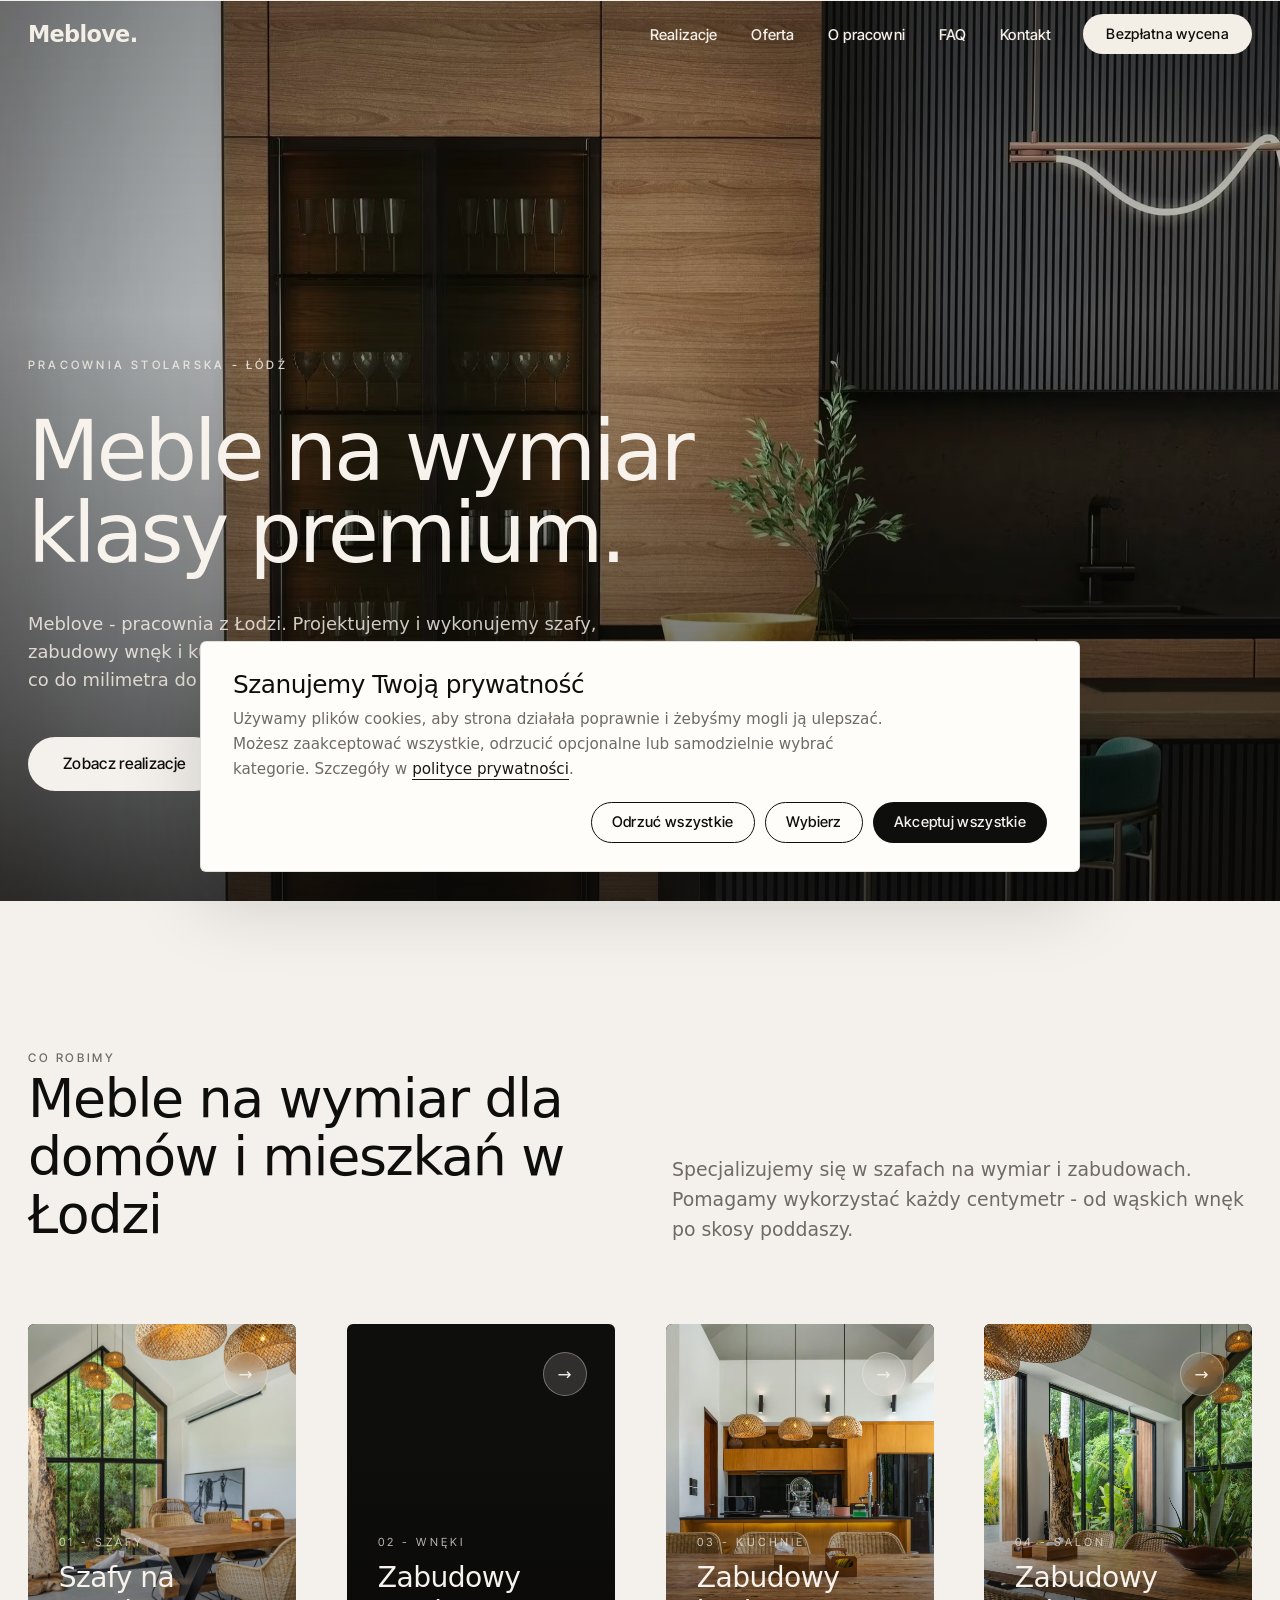
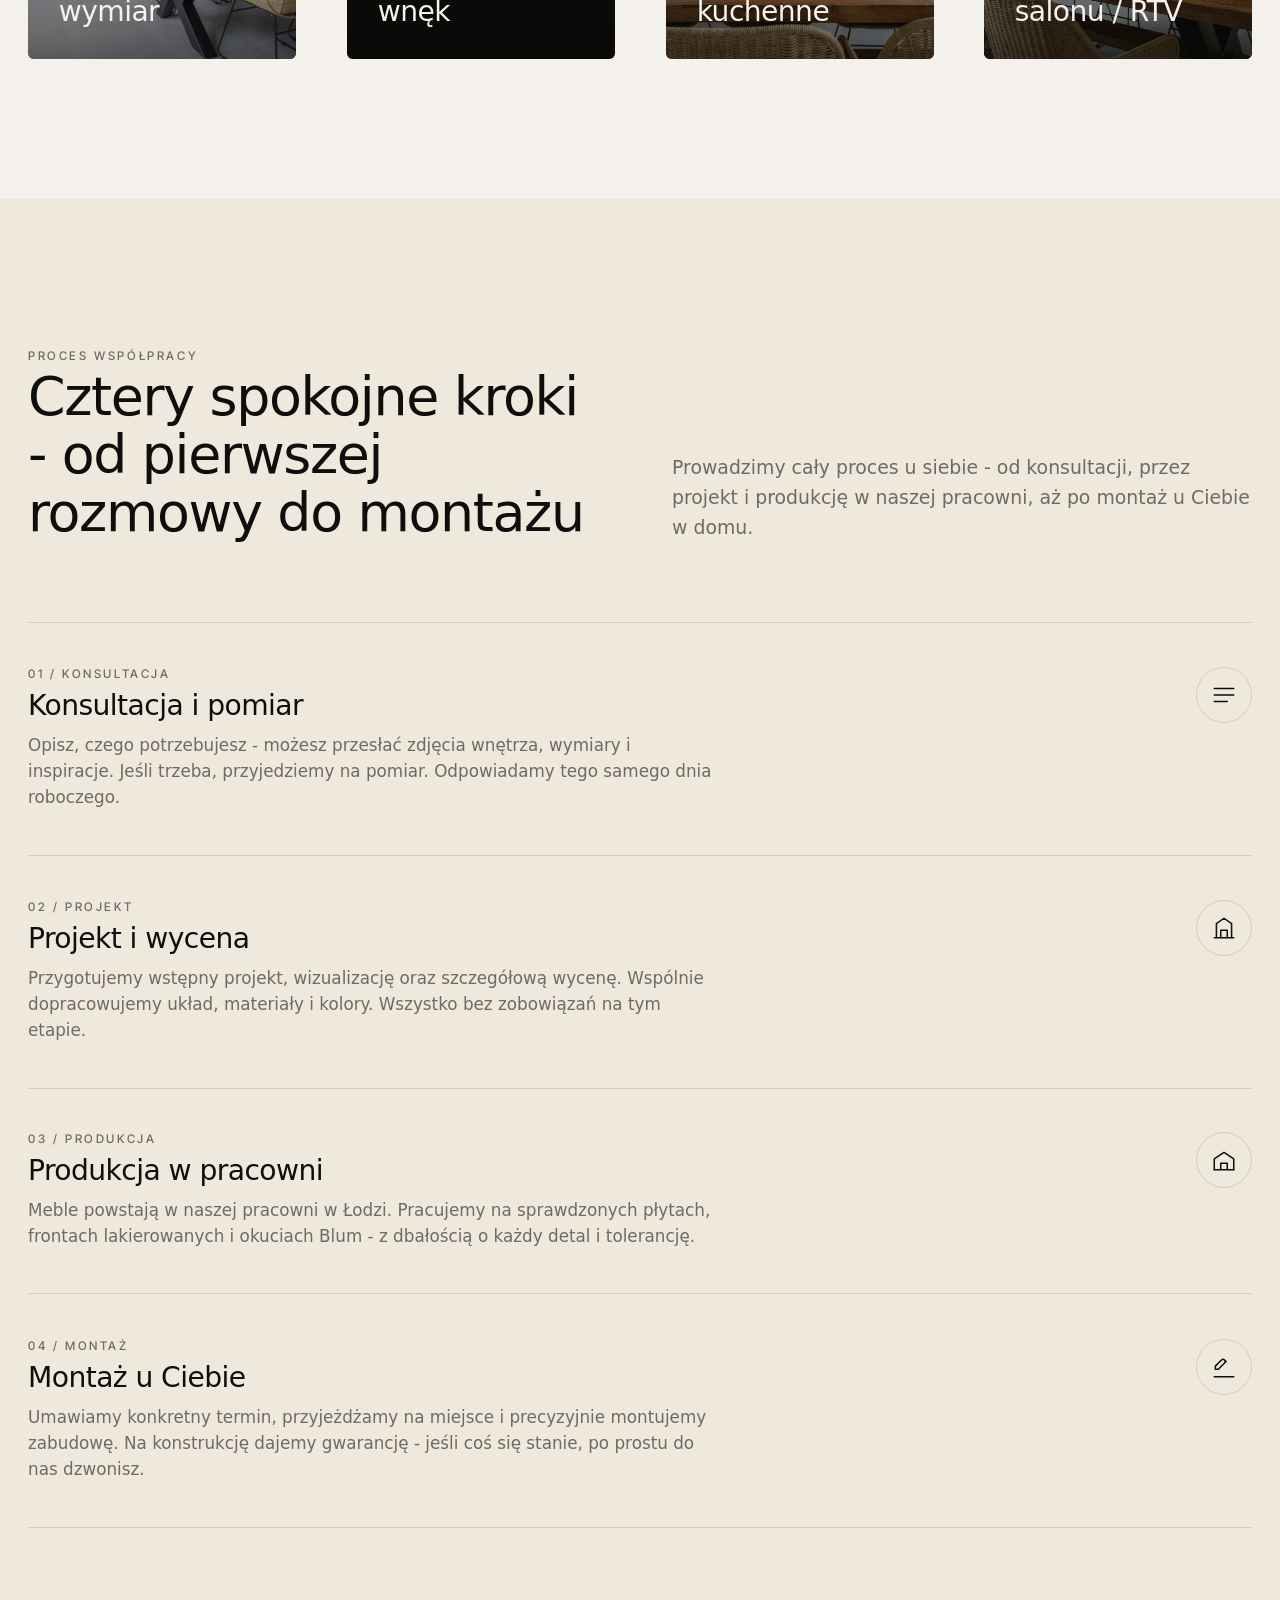
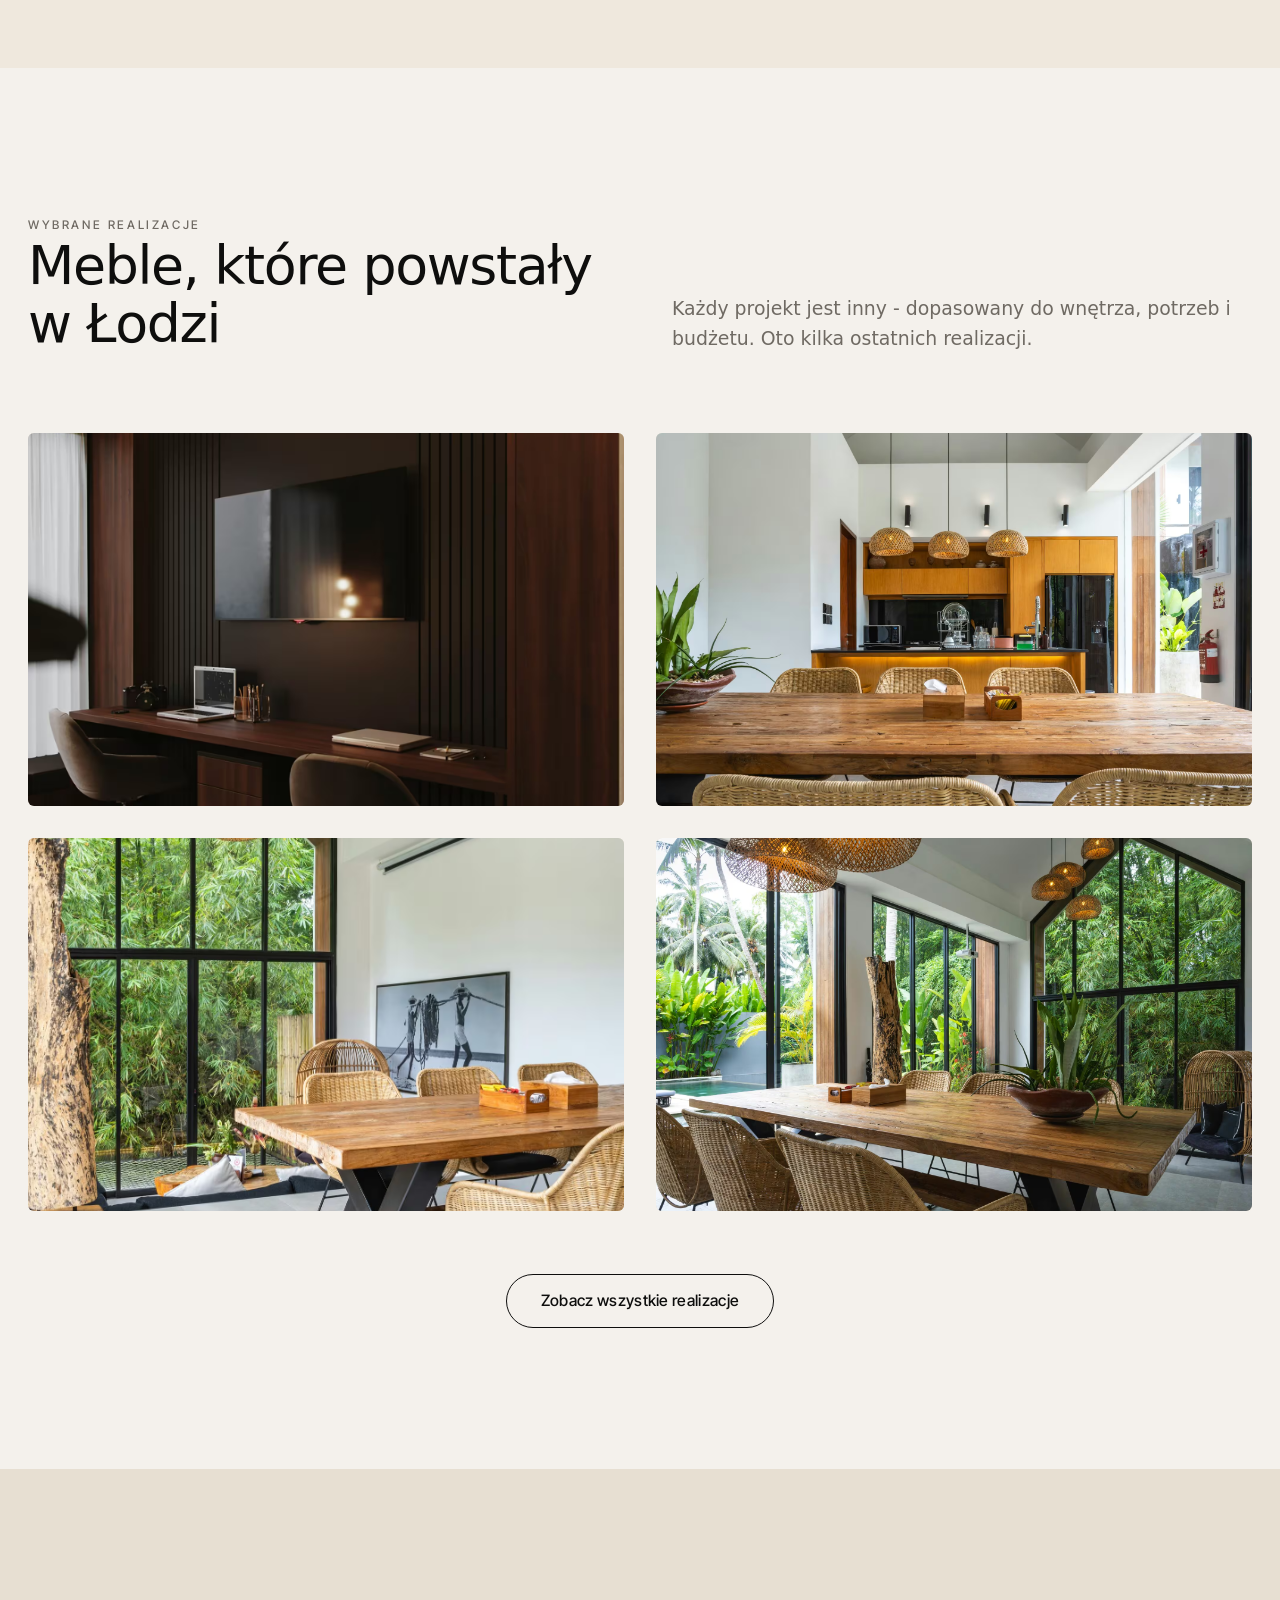
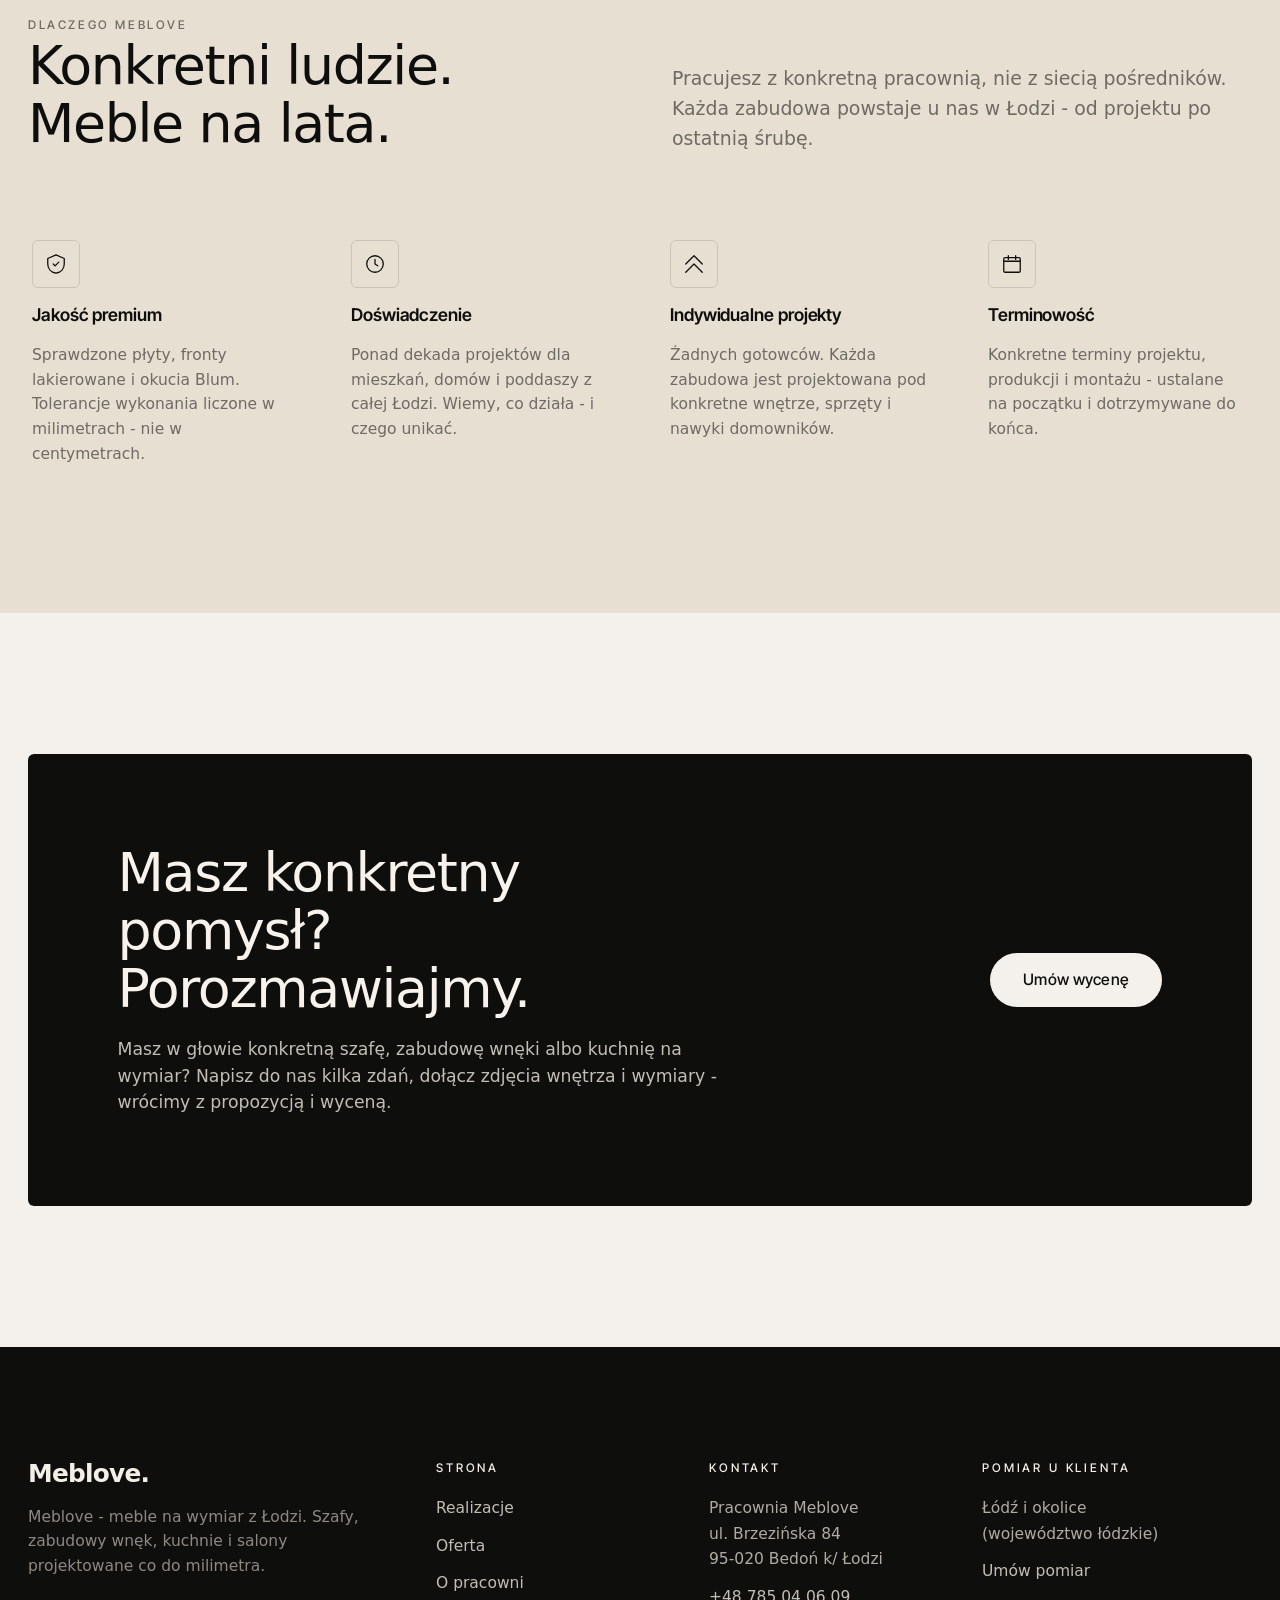
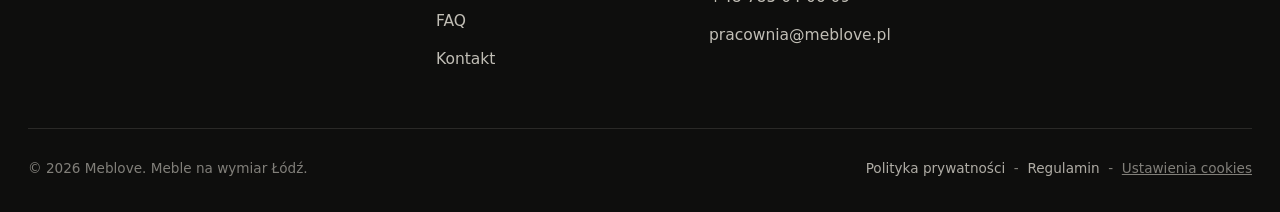
<file: index.html>
<!DOCTYPE html>
<html lang="pl">
<head>
  <meta charset="UTF-8" />
  <script>document.documentElement.classList.add("js")</script>
  <meta name="viewport" content="width=device-width, initial-scale=1.0" />
  <title>Meblove - meble na wymiar Łódź | Szafy, zabudowy wnęk, kuchnie</title>
  <meta name="description" content="Meblove - pracownia stolarska z Łodzi. Projektujemy i wykonujemy szafy na wymiar, zabudowy wnęk, zabudowy kuchenne i salonu - co do milimetra." />
  <meta name="theme-color" content="#0E0E0D" />
  <meta property="og:type" content="website" />
  <meta property="og:locale" content="pl_PL" />
  <meta property="og:site_name" content="Meblove" />
  <meta property="og:title" content="Meblove - meble na wymiar Łódź" />
  <meta property="og:description" content="Pracownia stolarska z Łodzi. Szafy, zabudowy wnęk, kuchnie i zabudowy salonu projektowane co do milimetra." />
  <meta property="og:image" content="https://meblove.pl/photos/hero-salon.webp" />
  <meta property="og:image:width" content="1600" />
  <meta property="og:image:height" content="1067" />
  <meta property="og:image:alt" content="Meble na wymiar w salonie - realizacja Meblove Lodz" />
  <meta name="twitter:card" content="summary_large_image" />
  <link rel="icon" href="assets/favicon.svg" type="image/svg+xml" />
  <link rel="preconnect" href="https://api.fontshare.com" />
  <link rel="preconnect" href="https://fonts.googleapis.com" />
  <link rel="preconnect" href="https://fonts.gstatic.com" crossorigin />
  <link href="https://api.fontshare.com/v2/css?f[]=satoshi@300,400,500,600,700&display=swap" rel="stylesheet" />
  <link href="https://fonts.googleapis.com/css2?family=Inter+Tight:wght@300;400;500;600;700&display=swap" rel="stylesheet" />
  <link rel="preload" as="image" href="photos/hero-salon.avif" type="image/avif" />
  <link rel="stylesheet" href="style.css" />
  <script type="application/ld+json">
  {
    "@context": "https://schema.org",
    "@type": "LocalBusiness",
    "@id": "https://meblove.pl/#business",
    "name": "Meblove",
    "description": "Pracownia stolarska z Łodzi. Meble na wymiar: szafy, zabudowy wnęk, kuchnie i zabudowy salonu.",
    "image": "https://meblove.pl/photos/hero-salon.webp",
    "url": "https://meblove.pl/",
    "telephone": "+48785040609",
    "email": "pracownia@meblove.pl",
    "priceRange": "$$$",
    "address": {
      "@type": "PostalAddress",
      "streetAddress": "ul. Brzezińska 84",
      "addressLocality": "Bedoń",
      "postalCode": "95-020",
      "addressRegion": "łódzkie",
      "addressCountry": "PL"
    },
    "areaServed": ["Łódź", "województwo łódzkie"],
    "sameAs": []
  }
  </script>
  <meta name="robots" content="index, follow, max-image-preview:large, max-snippet:-1, max-video-preview:-1" />
  <meta name="author" content="Meblove" />
  <link rel="canonical" href="https://meblove.pl/" />
  <meta property="og:url" content="https://meblove.pl/" />
  <meta name="twitter:title" content="Meblove - meble na wymiar Łódź | Szafy, zabudowy wnęk, kuchnie" />
  <meta name="twitter:description" content="Meblove - pracownia stolarska z Łodzi. Projektujemy i wykonujemy szafy na wymiar, zabudowy wnęk, zabudowy kuchenne i salonu - co do milimetra." />
  <meta name="twitter:image" content="https://meblove.pl/photos/hero-salon.webp" />
  <link rel="alternate" hreflang="pl-PL" href="https://meblove.pl/" />
  <link rel="alternate" hreflang="x-default" href="https://meblove.pl/" />
  <script type="application/ld+json">
  {
    "@context": "https://schema.org",
    "@type": "Organization",
    "@id": "https://meblove.pl/#organization",
    "name": "Meblove",
    "url": "https://meblove.pl/",
    "logo": "https://meblove.pl/assets/favicon.svg",
    "email": "pracownia@meblove.pl",
    "telephone": "+48785040609",
    "address": {
      "@type": "PostalAddress",
      "streetAddress": "ul. Brzezinska 84",
      "addressLocality": "Bedon",
      "postalCode": "95-020",
      "addressRegion": "lodzkie",
      "addressCountry": "PL"
    }
  }
  </script>
  <script type="application/ld+json">
  {
    "@context": "https://schema.org",
    "@type": "WebSite",
    "@id": "https://meblove.pl/#website",
    "url": "https://meblove.pl/",
    "name": "Meblove",
    "inLanguage": "pl-PL",
    "publisher": { "@id": "https://meblove.pl/#organization" }
  }
  </script>
</head>
<body class="has-hero">

  <header class="nav" role="banner">
    <div class="container nav__inner">
      <a href="index.html" class="nav__logo" aria-label="Meblove - strona główna">
        <span class="nav__logo-mark">Meblove<span class="nav__logo-dot" aria-hidden="true">.</span></span>
      </a>

      <nav aria-label="Główna nawigacja">
        <ul class="nav__links">
          <li><a class="nav__link" data-page="realizacje"  href="realizacje.html">Realizacje</a></li>
          <li><a class="nav__link" data-page="oferta"      href="oferta.html">Oferta</a></li>
          <li><a class="nav__link" data-page="o-pracowni"  href="o-pracowni.html">O pracowni</a></li>
          <li><a class="nav__link" data-page="faq"         href="faq.html">FAQ</a></li>
          <li><a class="nav__link" data-page="kontakt"     href="kontakt.html">Kontakt</a></li>
          <li><a class="btn btn--primary nav__cta" href="kontakt.html">Bezpłatna wycena</a></li>
        </ul>
      </nav>

      <button class="nav__burger" aria-label="Otwórz menu" aria-expanded="false">
        <span></span><span></span><span></span>
      </button>

      <div class="nav__drawer" role="dialog" aria-label="Menu mobilne">
        <a class="nav__link" href="realizacje.html">Realizacje</a>
        <a class="nav__link" href="oferta.html">Oferta</a>
        <a class="nav__link" href="o-pracowni.html">O pracowni</a>
        <a class="nav__link" href="faq.html">FAQ</a>
        <a class="nav__link" href="kontakt.html">Kontakt</a>
        <a class="btn btn--primary" href="kontakt.html">Bezpłatna wycena</a>
      </div>
    </div>
  </header>

  <section class="hero">
    <div class="hero__media" aria-hidden="true">
      <picture>
        <source srcset="photos/hero-salon.avif" type="image/avif" />
        <source srcset="photos/hero-salon.webp" type="image/webp" />
        <img src="photos/hero-salon.webp" alt="" loading="eager" fetchpriority="high" />
      </picture>
    </div>
    <div class="container">
      <div class="hero__inner">
        <span class="eyebrow hero__eyebrow reveal">Pracownia stolarska - Łódź</span>
        <h1 class="reveal delay-1">Meble na wymiar<br/>klasy premium.</h1>
        <p class="reveal delay-2">Meblove - pracownia z Łodzi. Projektujemy i wykonujemy szafy, zabudowy wnęk i kuchnie szyte pod konkretne wnętrze, dopasowane co do milimetra do Twojej przestrzeni i codziennych nawyków.</p>
        <div class="hero__cta reveal delay-3">
          <a class="btn btn--light btn--lg" href="realizacje.html">Zobacz realizacje</a>
          <a class="btn btn--ghost btn--lg" href="kontakt.html">Umów wycenę</a>
        </div>
      </div>
    </div>
    <span class="hero__scroll" aria-hidden="true">Scroll</span>
  </section>

  <section class="section" id="co-robimy">
    <div class="container">
      <div class="section__head section__head--split reveal">
        <div>
          <span class="eyebrow">Co robimy</span>
          <h2>Meble na wymiar dla domów i mieszkań w Łodzi</h2>
        </div>
        <p class="lead">Specjalizujemy się w szafach na wymiar i zabudowach. Pomagamy wykorzystać każdy centymetr - od wąskich wnęk po skosy poddaszy.</p>
      </div>

      <div class="grid grid-4 grid--wide" data-img-sync>
        <a class="service-tile reveal" href="oferta.html#szafy" aria-label="Szafy na wymiar - zobacz ofertę">
          <div class="service-tile__media">
            <picture>
              <source srcset="photos/szafa-sypialnia.avif" type="image/avif" />
              <source srcset="photos/szafa-sypialnia.webp" type="image/webp" />
              <img src="photos/szafa-sypialnia.webp" alt="Szafa na wymiar w sypialni - jasne fronty, pełna zabudowa pod sufit" loading="eager" decoding="async" />
            </picture>
          </div>
          <span class="service-tile__overlay" aria-hidden="true"></span>
          <span class="service-tile__arrow" aria-hidden="true"></span>
          <div class="service-tile__body">
            <span class="service-tile__num">01 - Szafy</span>
            <h3>Szafy na wymiar</h3>
            <p>Szafy przesuwne, wnękowe i zabudowy do sypialni, przedpokoju czy garderoby.</p>
          </div>
        </a>

        <a class="service-tile reveal delay-1" href="oferta.html#wneki" aria-label="Zabudowy wnęk - zobacz ofertę">
          <div class="service-tile__media">
            <picture>
              <source srcset="photos/zabudowa-wneki.avif" type="image/avif" />
              <source srcset="photos/zabudowa-wneki.webp" type="image/webp" />
              <img src="photos/zabudowa-wneki.webp" alt="Zabudowa wnęki - pełna zabudowa pod sufit z półkami i szufladami" loading="eager" decoding="async" />
            </picture>
          </div>
          <span class="service-tile__overlay" aria-hidden="true"></span>
          <span class="service-tile__arrow" aria-hidden="true"></span>
          <div class="service-tile__body">
            <span class="service-tile__num">02 - Wnęki</span>
            <h3>Zabudowy wnęk</h3>
            <p>Każdy centymetr wnęki - pod schodami, przy skosach, w wąskim korytarzu.</p>
          </div>
        </a>

        <a class="service-tile reveal delay-2" href="oferta.html#kuchnie" aria-label="Zabudowy kuchenne - zobacz ofertę">
          <div class="service-tile__media">
            <picture>
              <source srcset="photos/zabudowa-kuchenna.avif" type="image/avif" />
              <source srcset="photos/zabudowa-kuchenna.webp" type="image/webp" />
              <img src="photos/zabudowa-kuchenna.webp" alt="Zabudowa kuchenna na wymiar z wyspą i frontami bezuchwytowymi" loading="eager" decoding="async" />
            </picture>
          </div>
          <span class="service-tile__overlay" aria-hidden="true"></span>
          <span class="service-tile__arrow" aria-hidden="true"></span>
          <div class="service-tile__body">
            <span class="service-tile__num">03 - Kuchnie</span>
            <h3>Zabudowy kuchenne</h3>
            <p>Kuchnie na wymiar, które łączą estetykę z funkcjonalnością.</p>
          </div>
        </a>

        <a class="service-tile reveal delay-3" href="oferta.html#salon" aria-label="Zabudowy salonu i RTV - zobacz ofertę">
          <div class="service-tile__media">
            <picture>
              <source srcset="photos/zabudowa-rtv.avif" type="image/avif" />
              <source srcset="photos/zabudowa-rtv.webp" type="image/webp" />
              <img src="photos/zabudowa-rtv.webp" alt="Zabudowa salonu z miejscem na telewizor i półkami na książki" loading="eager" decoding="async" />
            </picture>
          </div>
          <span class="service-tile__overlay" aria-hidden="true"></span>
          <span class="service-tile__arrow" aria-hidden="true"></span>
          <div class="service-tile__body">
            <span class="service-tile__num">04 - Salon</span>
            <h3>Zabudowy salonu / RTV</h3>
            <p>Spójne zabudowy salonu, które porządkują przestrzeń.</p>
          </div>
        </a>
      </div>
    </div>
  </section>

  <section class="section section--warm" id="proces">
    <div class="container">
      <div class="section__head section__head--split reveal">
        <div>
          <span class="eyebrow">Proces współpracy</span>
          <h2>Cztery spokojne kroki - od pierwszej rozmowy do montażu</h2>
        </div>
        <p class="lead">Prowadzimy cały proces u siebie - od konsultacji, przez projekt i produkcję w naszej pracowni, aż po montaż u Ciebie w domu.</p>
      </div>

      <div class="steps">
        <article class="step reveal">
          <span class="step__num">01 / Konsultacja</span>
          <div class="step__body">
            <h3>Konsultacja i pomiar</h3>
            <p>Opisz, czego potrzebujesz - możesz przesłać zdjęcia wnętrza, wymiary i inspiracje. Jeśli trzeba, przyjedziemy na pomiar. Odpowiadamy tego samego dnia roboczego.</p>
          </div>
          <span class="step__icon" aria-hidden="true">
            <svg viewBox="0 0 24 24" fill="none" stroke="currentColor" stroke-width="1.4" stroke-linecap="round" stroke-linejoin="round"><path d="M3 12h18M3 6h18M3 18h12"/></svg>
          </span>
        </article>
        <article class="step reveal">
          <span class="step__num">02 / Projekt</span>
          <div class="step__body">
            <h3>Projekt i wycena</h3>
            <p>Przygotujemy wstępny projekt, wizualizację oraz szczegółową wycenę. Wspólnie dopracowujemy układ, materiały i kolory. Wszystko bez zobowiązań na tym etapie.</p>
          </div>
          <span class="step__icon" aria-hidden="true">
            <svg viewBox="0 0 24 24" fill="none" stroke="currentColor" stroke-width="1.4" stroke-linecap="round" stroke-linejoin="round"><path d="M3 21h18M5 21V8l7-5 7 5v13M9 21v-7h6v7"/></svg>
          </span>
        </article>
        <article class="step reveal">
          <span class="step__num">03 / Produkcja</span>
          <div class="step__body">
            <h3>Produkcja w pracowni</h3>
            <p>Meble powstają w naszej pracowni w Łodzi. Pracujemy na sprawdzonych płytach, frontach lakierowanych i okuciach Blum - z dbałością o każdy detal i tolerancję.</p>
          </div>
          <span class="step__icon" aria-hidden="true">
            <svg viewBox="0 0 24 24" fill="none" stroke="currentColor" stroke-width="1.4" stroke-linecap="round" stroke-linejoin="round"><path d="M3 21V11l9-6 9 6v10"/><path d="M3 21h18M9 21v-6h6v6"/></svg>
          </span>
        </article>
        <article class="step reveal">
          <span class="step__num">04 / Montaż</span>
          <div class="step__body">
            <h3>Montaż u Ciebie</h3>
            <p>Umawiamy konkretny termin, przyjeżdżamy na miejsce i precyzyjnie montujemy zabudowę. Na konstrukcję dajemy gwarancję - jeśli coś się stanie, po prostu do nas dzwonisz.</p>
          </div>
          <span class="step__icon" aria-hidden="true">
            <svg viewBox="0 0 24 24" fill="none" stroke="currentColor" stroke-width="1.4" stroke-linecap="round" stroke-linejoin="round"><path d="M14 7l-1.5-1.5a2 2 0 0 0-2.8 0L4 11.2V14h2.8l5.7-5.7a2 2 0 0 0 0-2.8L14 7z"/><path d="M3 21h18"/></svg>
          </span>
        </article>
      </div>
    </div>
  </section>

  <section class="section" id="realizacje">
    <div class="container">
      <div class="section__head section__head--split reveal">
        <div>
          <span class="eyebrow">Wybrane realizacje</span>
          <h2>Meble, które powstały w Łodzi</h2>
        </div>
        <p class="lead">Każdy projekt jest inny - dopasowany do wnętrza, potrzeb i budżetu. Oto kilka ostatnich realizacji.</p>
      </div>

      <div class="realizacje-grid">
        <button type="button" class="tile reveal" data-lightbox data-alt="Szafa na wymiar w wąskim przedpokoju z miejscem na buty i kurtki" aria-label="Pokaż większe zdjęcie">
          <div class="tile__media">
            <picture>
              <source srcset="photos/szafa-przedpokoj.avif" type="image/avif" />
              <source srcset="photos/szafa-przedpokoj.webp" type="image/webp" />
              <img src="photos/szafa-przedpokoj.webp" alt="Szafa na wymiar w wąskim przedpokoju z miejscem na buty i kurtki" loading="eager" decoding="async" />
            </picture>
          </div>
        </button>

        <button type="button" class="tile reveal delay-1" data-lightbox data-alt="Zabudowa kuchenna na wymiar z wyspą i frontami bezuchwytowymi" aria-label="Pokaż większe zdjęcie">
          <div class="tile__media">
            <picture>
              <source srcset="photos/zabudowa-kuchenna.avif" type="image/avif" />
              <source srcset="photos/zabudowa-kuchenna.webp" type="image/webp" />
              <img src="photos/zabudowa-kuchenna.webp" alt="Zabudowa kuchenna na wymiar z wyspą i frontami bezuchwytowymi" loading="eager" decoding="async" />
            </picture>
          </div>
        </button>

        <button type="button" class="tile reveal" data-lightbox data-alt="Szafa w sypialni z drzwiami przesuwnymi i pełną zabudową pod sufit" aria-label="Pokaż większe zdjęcie">
          <div class="tile__media">
            <picture>
              <source srcset="photos/szafa-sypialnia.avif" type="image/avif" />
              <source srcset="photos/szafa-sypialnia.webp" type="image/webp" />
              <img src="photos/szafa-sypialnia.webp" alt="Szafa w sypialni z drzwiami przesuwnymi i pełną zabudową pod sufit" loading="eager" decoding="async" />
            </picture>
          </div>
        </button>

        <button type="button" class="tile reveal delay-1" data-lightbox data-alt="Zabudowa salonu z miejscem na telewizor i półkami na książki" aria-label="Pokaż większe zdjęcie">
          <div class="tile__media">
            <picture>
              <source srcset="photos/zabudowa-rtv.avif" type="image/avif" />
              <source srcset="photos/zabudowa-rtv.webp" type="image/webp" />
              <img src="photos/zabudowa-rtv.webp" alt="Zabudowa salonu z miejscem na telewizor i półkami na książki" loading="eager" decoding="async" />
            </picture>
          </div>
        </button>
      </div>

      <div class="text-center mt-xl reveal">
        <a class="btn btn--ghost btn--lg" href="realizacje.html">Zobacz wszystkie realizacje</a>
      </div>
    </div>
  </section>

  <section class="section section--beige" id="dlaczego">
    <div class="container">
      <div class="section__head section__head--split reveal">
        <div>
          <span class="eyebrow">Dlaczego Meblove</span>
          <h2>Konkretni ludzie. Meble na lata.</h2>
        </div>
        <p class="lead">Pracujesz z konkretną pracownią, nie z siecią pośredników. Każda zabudowa powstaje u nas w Łodzi - od projektu po ostatnią śrubę.</p>
      </div>

      <div class="grid grid-4 grid--wide">
        <div class="feature reveal">
          <div class="feature__icon" aria-hidden="true"><svg viewBox="0 0 24 24" fill="none" stroke="currentColor" stroke-width="1.4" stroke-linecap="round" stroke-linejoin="round"><path d="M12 2l9 4v6c0 5-3.5 9-9 10-5.5-1-9-5-9-10V6l9-4z"/><path d="M9 12l2 2 4-4"/></svg></div>
          <h4>Jakość premium</h4>
          <p>Sprawdzone płyty, fronty lakierowane i okucia Blum. Tolerancje wykonania liczone w milimetrach - nie w centymetrach.</p>
        </div>
        <div class="feature reveal delay-1">
          <div class="feature__icon" aria-hidden="true"><svg viewBox="0 0 24 24" fill="none" stroke="currentColor" stroke-width="1.4" stroke-linecap="round" stroke-linejoin="round"><circle cx="12" cy="12" r="9"/><path d="M12 7v5l3 2"/></svg></div>
          <h4>Doświadczenie</h4>
          <p>Ponad dekada projektów dla mieszkań, domów i poddaszy z całej Łodzi. Wiemy, co działa - i czego unikać.</p>
        </div>
        <div class="feature reveal delay-2">
          <div class="feature__icon" aria-hidden="true"><svg viewBox="0 0 24 24" fill="none" stroke="currentColor" stroke-width="1.4" stroke-linecap="round" stroke-linejoin="round"><path d="M3 21l9-9 9 9"/><path d="M3 12l9-9 9 9"/></svg></div>
          <h4>Indywidualne projekty</h4>
          <p>Żadnych gotowców. Każda zabudowa jest projektowana pod konkretne wnętrze, sprzęty i nawyki domowników.</p>
        </div>
        <div class="feature reveal delay-3">
          <div class="feature__icon" aria-hidden="true"><svg viewBox="0 0 24 24" fill="none" stroke="currentColor" stroke-width="1.4" stroke-linecap="round" stroke-linejoin="round"><rect x="3" y="5" width="18" height="16" rx="1.5"/><path d="M3 9h18M8 3v4M16 3v4"/></svg></div>
          <h4>Terminowość</h4>
          <p>Konkretne terminy projektu, produkcji i montażu - ustalane na początku i dotrzymywane do końca.</p>
        </div>
      </div>
    </div>
  </section>

  <section class="section">
    <div class="container">
      <div class="cta-banner reveal">
        <div>
          <h2>Masz konkretny pomysł? Porozmawiajmy.</h2>
          <p>Masz w głowie konkretną szafę, zabudowę wnęki albo kuchnię na wymiar? Napisz do nas kilka zdań, dołącz zdjęcia wnętrza i wymiary - wrócimy z propozycją i wyceną.</p>
        </div>
        <a class="btn btn--light btn--lg" href="kontakt.html">Umów wycenę</a>
      </div>
    </div>
  </section>

  <footer class="footer" role="contentinfo">
    <div class="container">
      <div class="footer__top">
        <div class="footer__brand">
          <span class="nav__logo-mark">Meblove<span class="nav__logo-dot" aria-hidden="true">.</span></span>
          <p>Meblove - meble na wymiar z Łodzi. Szafy, zabudowy wnęk, kuchnie i salony projektowane co do milimetra.</p>
        </div>
        <div class="footer__col">
          <h5>Strona</h5>
          <ul>
            <li><a href="realizacje.html">Realizacje</a></li>
            <li><a href="oferta.html">Oferta</a></li>
            <li><a href="o-pracowni.html">O pracowni</a></li>
            <li><a href="faq.html">FAQ</a></li>
            <li><a href="kontakt.html">Kontakt</a></li>
          </ul>
        </div>
        <div class="footer__col">
          <h5>Kontakt</h5>
          <ul>
            <li>Pracownia Meblove<br/>ul. Brzezińska 84<br/>95-020 Bedoń k/&nbsp;Łodzi</li>
            <li><a href="tel:+48785040609">+48 785 04 06 09</a></li>
            <li><a href="mailto:pracownia@meblove.pl">pracownia@meblove.pl</a></li>
          </ul>
        </div>
        <div class="footer__col">
          <h5>Pomiar u klienta</h5>
          <ul>
            <li>Łódź i okolice<br/>(województwo łódzkie)</li>
            <li><a href="kontakt.html">Umów pomiar</a></li>
          </ul>
        </div>
      </div>
      <div class="footer__bottom">
        <span>© <span id="year">2025</span> Meblove. Meble na wymiar Łódź.</span>
        <span>
          <a href="polityka-prywatnosci.html">Polityka prywatności</a>
          &nbsp;-&nbsp;
          <a href="regulamin.html">Regulamin</a>
          &nbsp;-&nbsp;
          <button type="button" class="cookie__settings-link" data-cookie-settings>Ustawienia cookies</button>
        </span>
      </div>
    </div>
  </footer>

  <script src="main.js" defer></script>
</body>
</html>
</file>
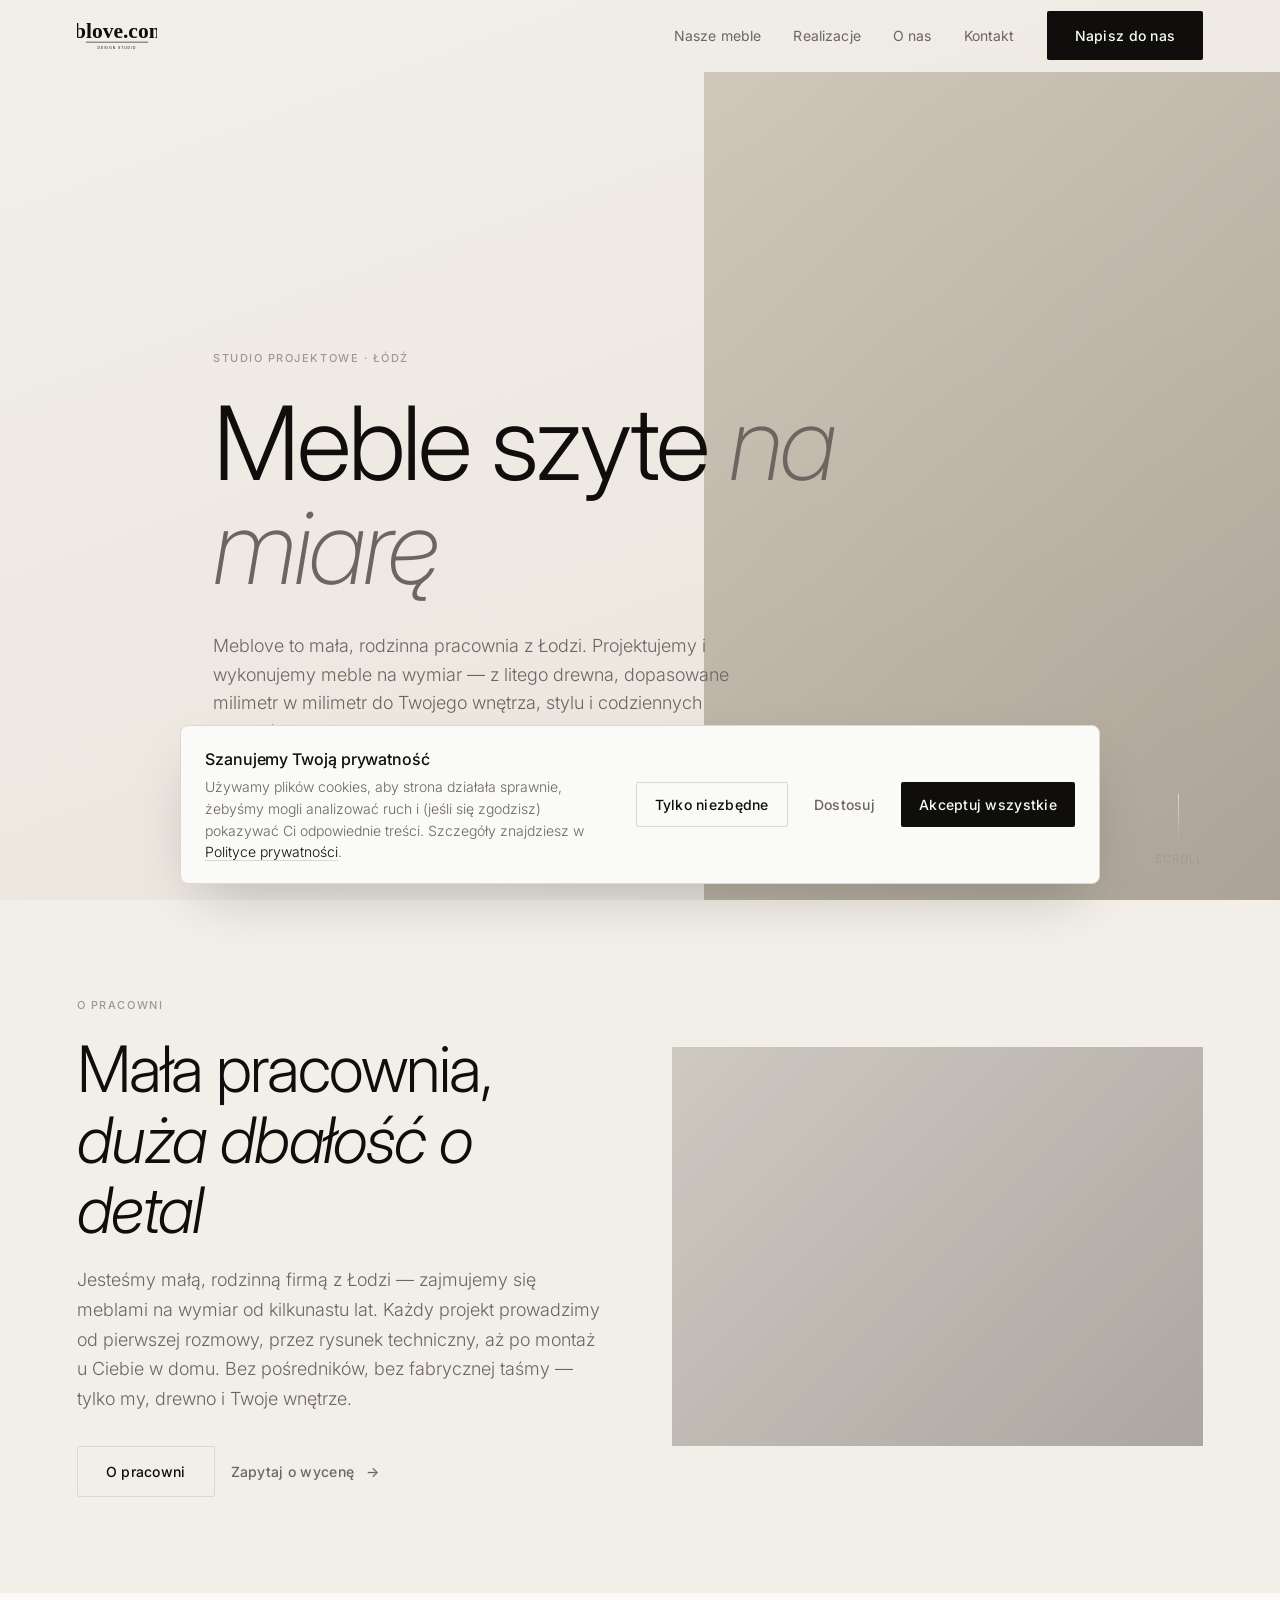
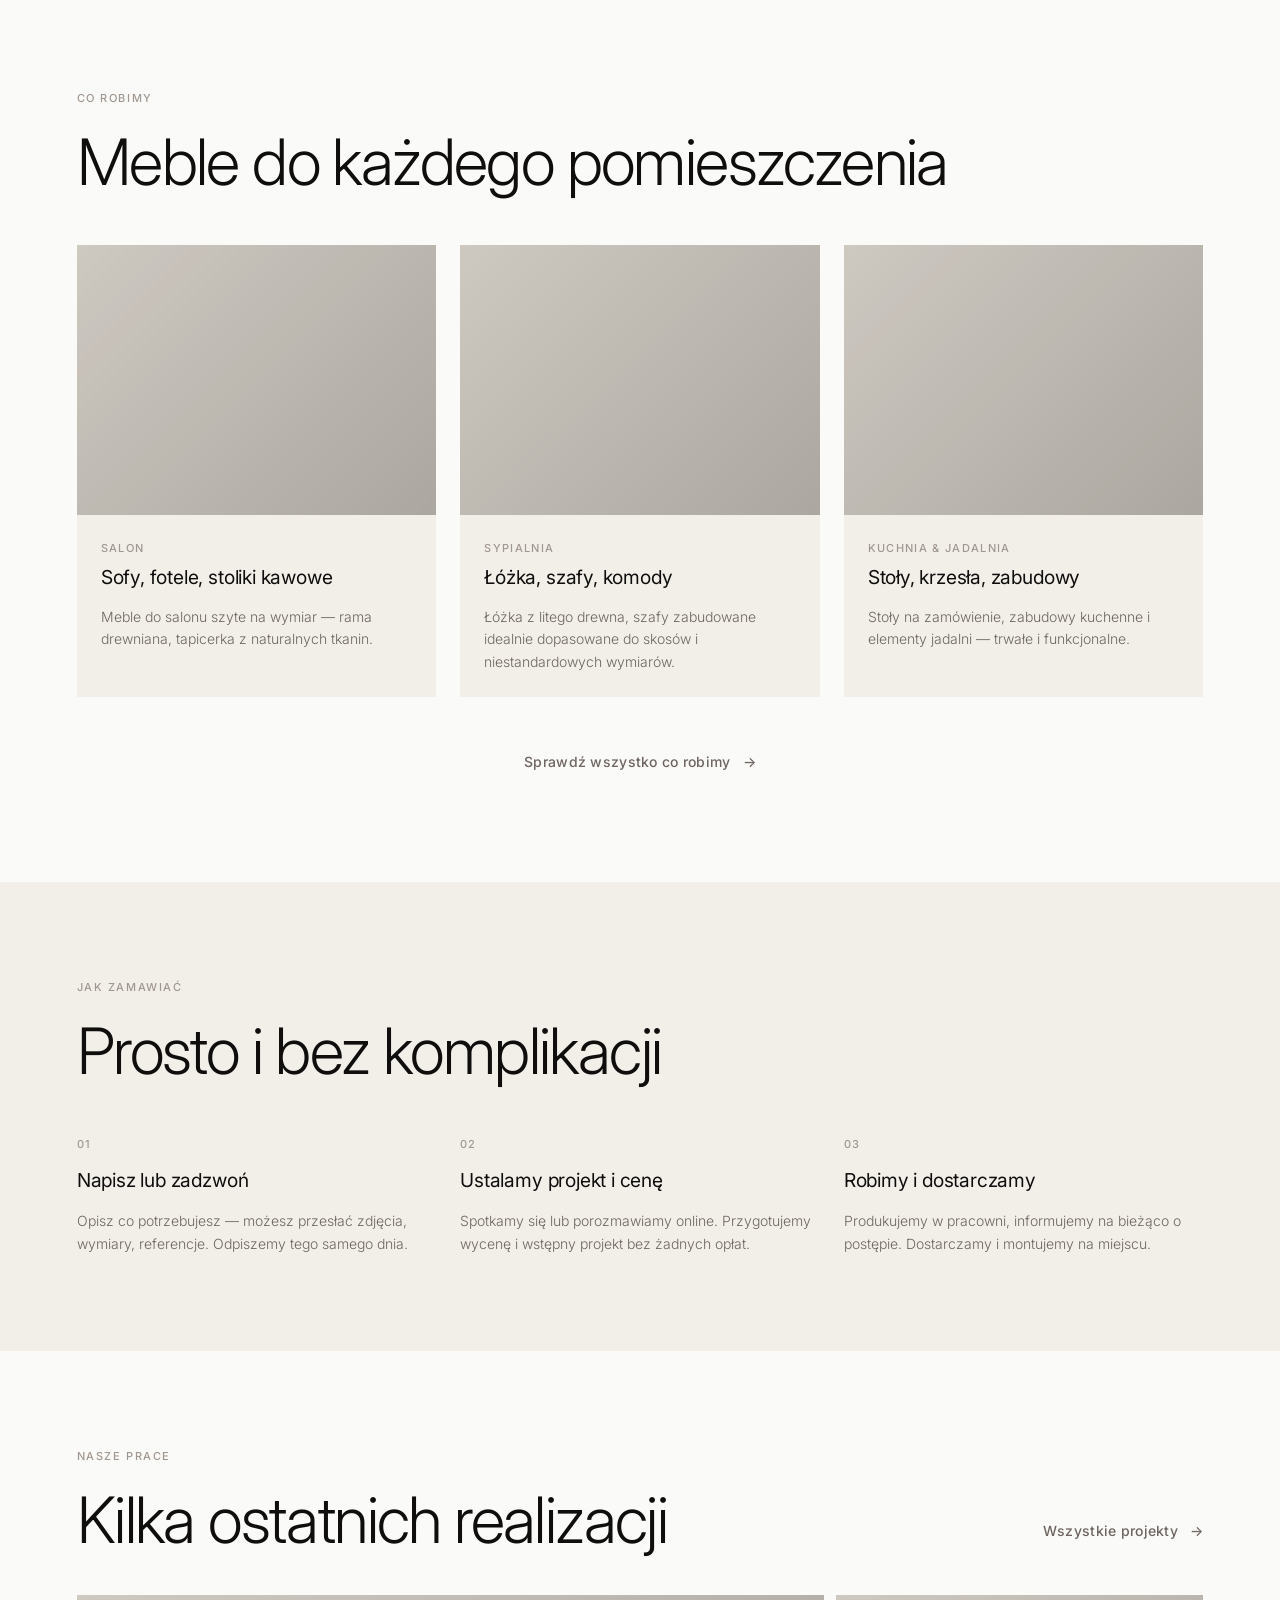
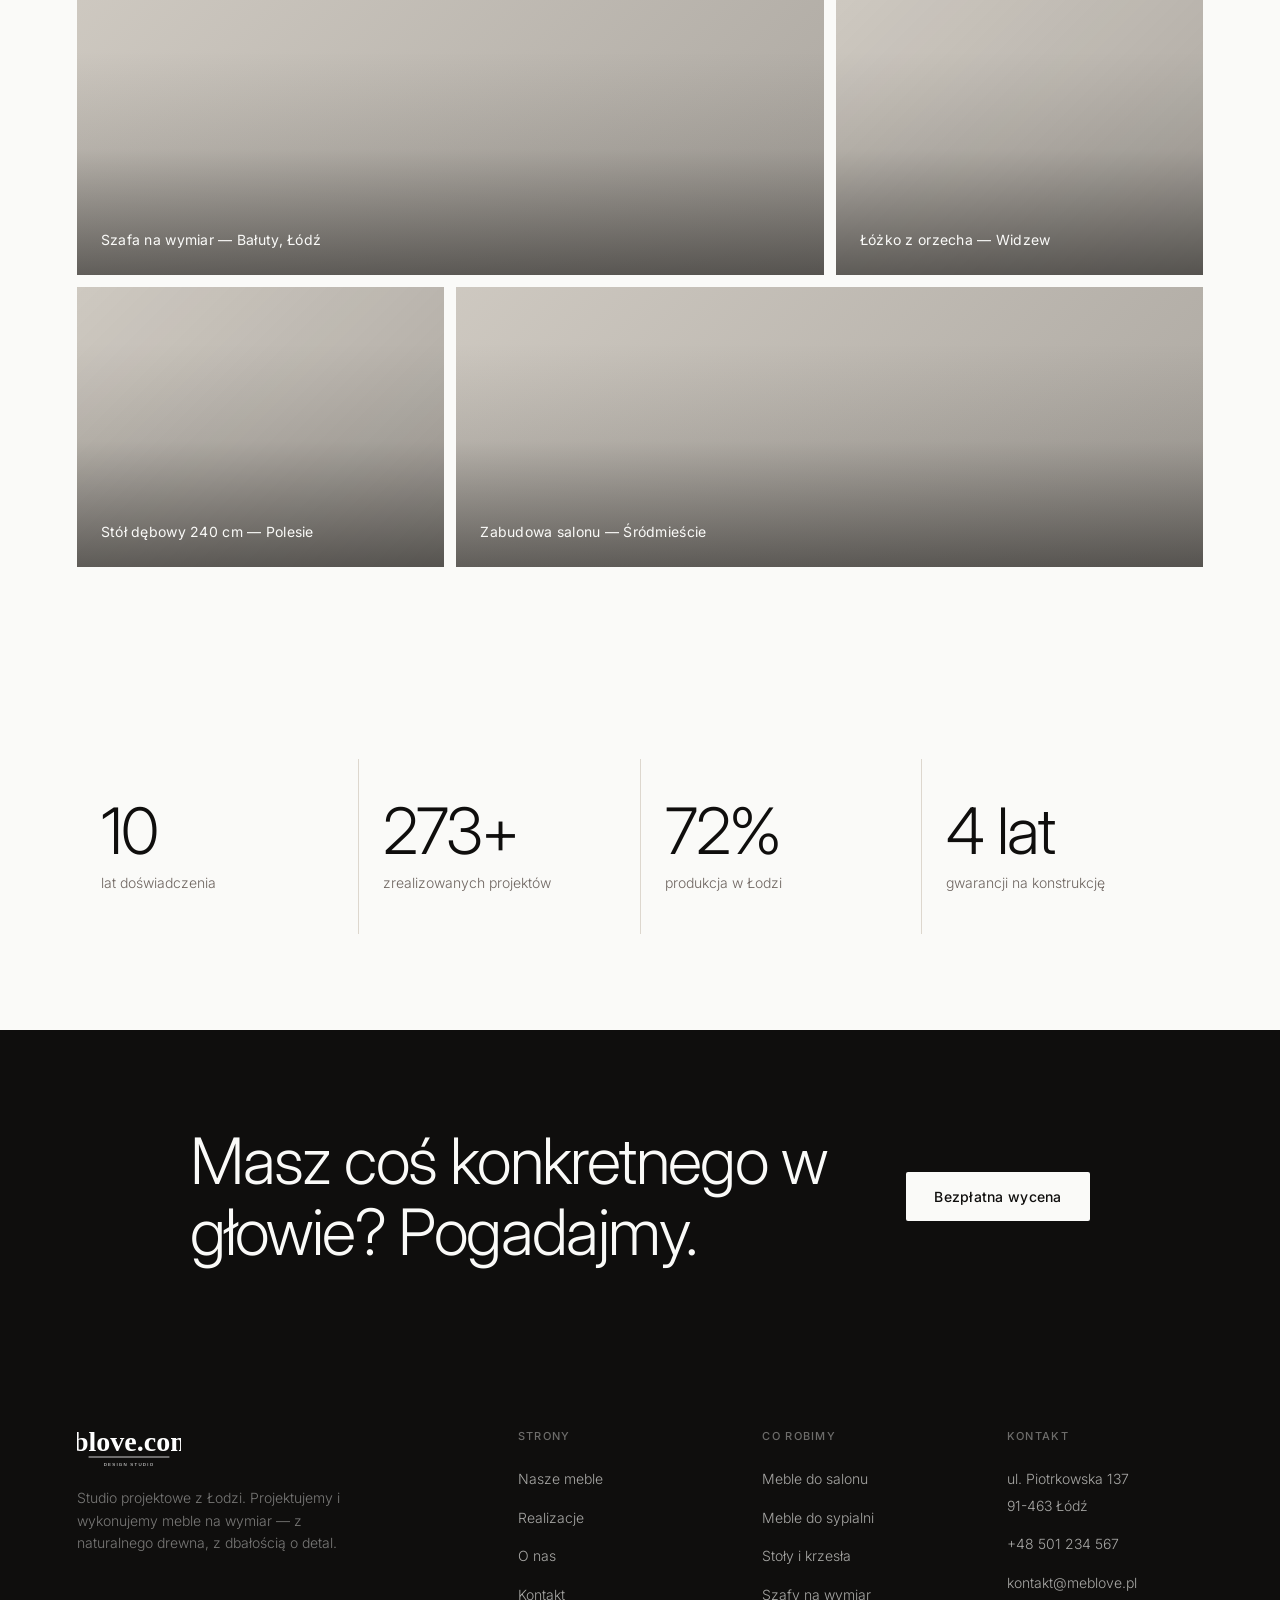
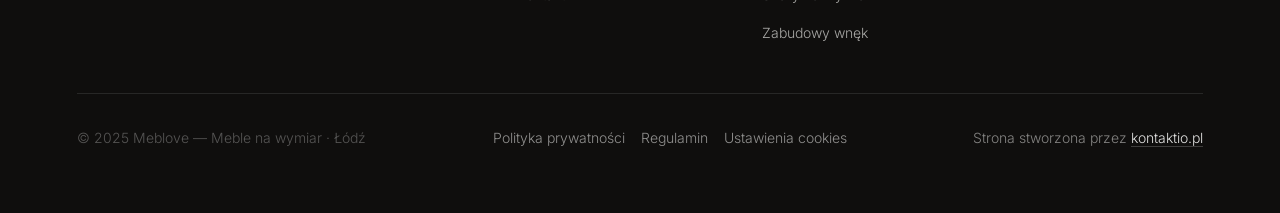
<file: site/index.html>
<!DOCTYPE html>
<html lang="pl">
<head>
  <meta charset="UTF-8" />
  <meta name="viewport" content="width=device-width, initial-scale=1.0" />
  <title>Meblove — Meble na zamówienie</title>
  <link rel="preconnect" href="https://fonts.googleapis.com" />
  <link rel="preconnect" href="https://fonts.gstatic.com" crossorigin />
  <link href="https://fonts.googleapis.com/css2?family=Inter:wght@200;300;400;500&display=swap" rel="stylesheet" />
  <link rel="icon" href="assets/favicon.svg" type="image/svg+xml">
  <meta name="theme-color" content="#0F0E0D">
  <meta name="description" content="Meblove — studio projektowe z Łodzi. Projektujemy i wykonujemy meble na wymiar z naturalnego drewna.">
  <link rel="stylesheet" href="style.css" />
</head>
<body>

  <!-- ── Navigation ──────────────────────────── -->
  <nav class="nav">
    <div class="container nav__inner">
      <a href="index.html" class="nav__logo" aria-label="Meblove.com.pl — Strona główna"><img src="assets/logo.svg" alt="Meblove.com.pl" class="nav__logo-img"><span class="nav__logo-text">Meblove</span></a>

      <ul class="nav__links">
        <li><a href="nasze-meble.html" class="nav__link" data-page="nasze-meble.html">Nasze meble</a></li>
        <li><a href="realizacje.html"  class="nav__link" data-page="realizacje.html">Realizacje</a></li>
        <li><a href="o-nas.html"       class="nav__link" data-page="o-nas.html">O nas</a></li>
        <li><a href="kontakt.html"     class="nav__link" data-page="kontakt.html">Kontakt</a></li>
        <li><a href="kontakt.html"     class="btn nav__cta">Napisz do nas</a></li>
      </ul>

      <button class="nav__burger" aria-label="Menu">
        <span></span><span></span><span></span>
      </button>
    </div>
  </nav>

  <!-- Mobile drawer -->
  <div class="nav__drawer">
    <a href="nasze-meble.html" class="nav__link">Nasze meble</a>
    <a href="realizacje.html"  class="nav__link">Realizacje</a>
    <a href="o-nas.html"       class="nav__link">O nas</a>
    <a href="kontakt.html"     class="nav__link">Kontakt</a>
    <a href="kontakt.html"     class="btn btn-primary" style="margin-top:1rem">Napisz do nas</a>
  </div>

  <main>

    <!-- ── Hero ──────────────────────────────── -->
    <section class="hero">
      <div class="hero__bg"></div>

      <div class="hero__visual">
        <div class="placeholder-img"></div>
      </div>

      <div class="container" style="position:relative;z-index:1;">
        <p class="hero__label">Studio projektowe · Łódź</p>
        <h1 class="hero__title">
          Meble szyte <em>na miarę</em>
        </h1>
        <p class="hero__sub">
          Meblove to mała, rodzinna pracownia z Łodzi. Projektujemy i wykonujemy
          meble na wymiar — z litego drewna, dopasowane milimetr w milimetr
          do Twojego wnętrza, stylu i codziennych nawyków.
        </p>
        <div class="hero__actions">
          <a href="realizacje.html" class="btn btn-primary">Zobacz nasze prace</a>
          <a href="kontakt.html" class="btn btn-ghost">
            Napisz do nas <span class="arrow">→</span>
          </a>
        </div>
      </div>

      <div class="hero__scroll">
        <div class="hero__scroll-line"></div>
        <span>scroll</span>
      </div>
    </section>

    <!-- ── Krótko o nas ───────────────────────── -->
    <section class="section section--surface">
      <div class="container">
        <div style="display:grid;grid-template-columns:1fr 1fr;gap:var(--s-16);align-items:center;">
          <div>
            <p class="section__eyebrow fade-up">O pracowni</p>
            <h2 class="section__title fade-up" style="max-width:16ch;">
              Mała pracownia, <em>duża dbałość o detal</em>
            </h2>
            <p class="section__sub fade-up">
              Jesteśmy małą, rodzinną firmą z Łodzi — zajmujemy się meblami na wymiar
              od kilkunastu lat. Każdy projekt prowadzimy od pierwszej rozmowy,
              przez rysunek techniczny, aż po montaż u Ciebie w domu. Bez pośredników,
              bez fabrycznej taśmy — tylko my, drewno i Twoje wnętrze.
            </p>
            <div class="fade-up" style="margin-top:var(--s-8);display:flex;gap:var(--s-4);">
              <a href="o-nas.html"      class="btn btn-outline">O pracowni</a>
              <a href="kontakt.html"    class="btn btn-ghost">Zapytaj o wycenę <span class="arrow">→</span></a>
            </div>
          </div>
          <div class="fade-up">
            <div class="placeholder-img" style="aspect-ratio:4/3;background:linear-gradient(135deg,#D8CCBE,#B8AA98);"></div>
          </div>
        </div>
      </div>
    </section>

    <!-- ── Co robimy ──────────────────────────── -->
    <section class="section">
      <div class="container">
        <p class="section__eyebrow fade-up">Co robimy</p>
        <h2 class="section__title fade-up" style="margin-bottom:var(--s-12);">
          Meble do każdego pomieszczenia
        </h2>

        <div style="display:grid;grid-template-columns:repeat(3,1fr);gap:var(--s-6);">

          <a href="nasze-meble.html" class="card fade-up">
            <div class="card__img">
              <div class="placeholder-img" style="background:linear-gradient(135deg,#6B4226,#3E2010);"></div>
            </div>
            <div class="card__body">
              <span class="card__tag">Salon</span>
              <h3 class="card__title">Sofy, fotele, stoliki kawowe</h3>
              <p class="card__desc">
                Meble do salonu szyte na wymiar — rama drewniana,
                tapicerka z naturalnych tkanin.
              </p>
            </div>
          </a>

          <a href="nasze-meble.html" class="card fade-up">
            <div class="card__img">
              <div class="placeholder-img" style="background:linear-gradient(135deg,#D8CCBE,#B0A088);"></div>
            </div>
            <div class="card__body">
              <span class="card__tag">Sypialnia</span>
              <h3 class="card__title">Łóżka, szafy, komody</h3>
              <p class="card__desc">
                Łóżka z litego drewna, szafy zabudowane idealnie
                dopasowane do skosów i niestandardowych wymiarów.
              </p>
            </div>
          </a>

          <a href="nasze-meble.html" class="card fade-up">
            <div class="card__img">
              <div class="placeholder-img" style="background:linear-gradient(135deg,#C8925C,#A06B3A);"></div>
            </div>
            <div class="card__body">
              <span class="card__tag">Kuchnia & jadalnia</span>
              <h3 class="card__title">Stoły, krzesła, zabudowy</h3>
              <p class="card__desc">
                Stoły na zamówienie, zabudowy kuchenne i elementy
                jadalni — trwałe i funkcjonalne.
              </p>
            </div>
          </a>

        </div>

        <div style="margin-top:var(--s-10);text-align:center;">
          <a href="nasze-meble.html" class="btn btn-ghost">
            Sprawdź wszystko co robimy <span class="arrow">→</span>
          </a>
        </div>
      </div>
    </section>

    <!-- ── Jak to działa ──────────────────────── -->
    <section class="section section--surface">
      <div class="container">
        <p class="section__eyebrow fade-up">Jak zamawiać</p>
        <h2 class="section__title fade-up" style="margin-bottom:var(--s-12);">
          Prosto i bez komplikacji
        </h2>

        <div style="display:grid;grid-template-columns:repeat(3,1fr);gap:var(--s-6);">
          <div class="fade-up" style="display:flex;flex-direction:column;gap:var(--s-3);">
            <span style="font-size:var(--f-label);font-weight:500;letter-spacing:.1em;color:var(--muted);">01</span>
            <h3 style="font-size:var(--f-h3);font-weight:400;letter-spacing:-.01em;">Napisz lub zadzwoń</h3>
            <p style="font-size:var(--f-sm);color:var(--subtle);font-weight:300;line-height:1.65;">
              Opisz co potrzebujesz — możesz przesłać zdjęcia, wymiary,
              referencje. Odpiszemy tego samego dnia.
            </p>
          </div>
          <div class="fade-up" style="display:flex;flex-direction:column;gap:var(--s-3);">
            <span style="font-size:var(--f-label);font-weight:500;letter-spacing:.1em;color:var(--muted);">02</span>
            <h3 style="font-size:var(--f-h3);font-weight:400;letter-spacing:-.01em;">Ustalamy projekt i cenę</h3>
            <p style="font-size:var(--f-sm);color:var(--subtle);font-weight:300;line-height:1.65;">
              Spotkamy się lub porozmawiamy online. Przygotujemy
              wycenę i wstępny projekt bez żadnych opłat.
            </p>
          </div>
          <div class="fade-up" style="display:flex;flex-direction:column;gap:var(--s-3);">
            <span style="font-size:var(--f-label);font-weight:500;letter-spacing:.1em;color:var(--muted);">03</span>
            <h3 style="font-size:var(--f-h3);font-weight:400;letter-spacing:-.01em;">Robimy i dostarczamy</h3>
            <p style="font-size:var(--f-sm);color:var(--subtle);font-weight:300;line-height:1.65;">
              Produkujemy w pracowni, informujemy na bieżąco o postępie.
              Dostarczamy i montujemy na miejscu.
            </p>
          </div>
        </div>
      </div>
    </section>

    <!-- ── Kilka realizacji ───────────────────── -->
    <section class="section">
      <div class="container">
        <div style="display:flex;justify-content:space-between;align-items:flex-end;margin-bottom:var(--s-10);flex-wrap:wrap;gap:var(--s-4);">
          <div>
            <p class="section__eyebrow fade-up">Nasze prace</p>
            <h2 class="section__title fade-up">Kilka ostatnich realizacji</h2>
          </div>
          <a href="realizacje.html" class="btn btn-ghost fade-up">
            Wszystkie projekty <span class="arrow">→</span>
          </a>
        </div>

        <div class="portfolio-grid" style="grid-auto-rows:280px;">
          <div class="portfolio-item portfolio-item--wide">
            <div class="placeholder-img" style="background:linear-gradient(135deg,#D4C4A8,#B0A088);"></div>
            <div class="portfolio-item__overlay">
              <span class="portfolio-item__label">Szafa na wymiar — Bałuty, Łódź</span>
            </div>
          </div>
          <div class="portfolio-item portfolio-item--narrow">
            <div class="placeholder-img" style="background:linear-gradient(135deg,#6B4226,#3E2010);"></div>
            <div class="portfolio-item__overlay">
              <span class="portfolio-item__label">Łóżko z orzecha — Widzew</span>
            </div>
          </div>
          <div class="portfolio-item portfolio-item--narrow">
            <div class="placeholder-img" style="background:linear-gradient(135deg,#C8925C,#A06B3A);"></div>
            <div class="portfolio-item__overlay">
              <span class="portfolio-item__label">Stół dębowy 240 cm — Polesie</span>
            </div>
          </div>
          <div class="portfolio-item portfolio-item--wide">
            <div class="placeholder-img" style="background:linear-gradient(135deg,#C4A882,#8C7858);"></div>
            <div class="portfolio-item__overlay">
              <span class="portfolio-item__label">Zabudowa salonu — Śródmieście</span>
            </div>
          </div>
        </div>
      </div>
    </section>

    <!-- ── Liczby w skrócie ─────────────────────── -->
    <section class="section">
      <div class="container">
        <div class="stats-row fade-up">
          <div class="stat-item">
            <span class="stat-item__num" data-count="14" data-suffix="">0</span>
            <span class="stat-item__label">lat doświadczenia</span>
          </div>
          <div class="stat-item">
            <span class="stat-item__num" data-count="380" data-suffix="+">0</span>
            <span class="stat-item__label">zrealizowanych projektów</span>
          </div>
          <div class="stat-item">
            <span class="stat-item__num" data-count="100" data-suffix="%">0</span>
            <span class="stat-item__label">produkcja w Łodzi</span>
          </div>
          <div class="stat-item">
            <span class="stat-item__num" data-count="5" data-suffix=" lat">0</span>
            <span class="stat-item__label">gwarancji na konstrukcję</span>
          </div>
        </div>
      </div>
    </section>

    <!-- ── CTA ───────────────────────────────── -->
    <section class="cta-banner">
      <div class="container">
        <div class="cta-banner__inner">
          <h2 class="cta-banner__title fade-up">
            Masz coś konkretnego w głowie? Pogadajmy.
          </h2>
          <a href="kontakt.html" class="btn fade-up"
             style="background:var(--canvas);color:var(--ink);flex-shrink:0;">
            Bezpłatna wycena
          </a>
        </div>
      </div>
    </section>

  </main>

  <!-- ── Footer ──────────────────────────────── -->
  <footer class="footer">
    <div class="container">
      <div class="footer__grid">
        <div>
          <p class="footer__brand"><img src="assets/logo.svg" alt="Meblove.com.pl" class="footer__logo-img"></p>
          <p class="footer__tagline">Studio projektowe z Łodzi. Projektujemy i wykonujemy meble na wymiar — z naturalnego drewna, z dbałością o detal.</p>
        </div>
        <div>
          <p class="footer__heading">Strony</p>
          <ul class="footer__links">
            <li><a href="nasze-meble.html" class="footer__link">Nasze meble</a></li>
            <li><a href="realizacje.html"  class="footer__link">Realizacje</a></li>
            <li><a href="o-nas.html"       class="footer__link">O nas</a></li>
            <li><a href="kontakt.html"     class="footer__link">Kontakt</a></li>
          </ul>
        </div>
        <div>
          <p class="footer__heading">Co robimy</p>
          <ul class="footer__links">
            <li><a href="nasze-meble.html" class="footer__link">Meble do salonu</a></li>
            <li><a href="nasze-meble.html" class="footer__link">Meble do sypialni</a></li>
            <li><a href="nasze-meble.html" class="footer__link">Stoły i krzesła</a></li>
            <li><a href="nasze-meble.html" class="footer__link">Szafy na wymiar</a></li>
            <li><a href="nasze-meble.html" class="footer__link">Zabudowy wnęk</a></li>
          </ul>
        </div>
        <div>
          <p class="footer__heading">Kontakt</p>
          <ul class="footer__links">
            <li><span class="footer__link" style="line-height:1.6;">ul. Piotrkowska 137<br>91-463 Łódź</span></li>
            <li><a href="tel:+48501234567"      class="footer__link">+48 501 234 567</a></li>
            <li><a href="mailto:kontakt@meblove.pl" class="footer__link">kontakt@meblove.pl</a></li>
          </ul>
        </div>
      </div>
      <div class="footer__bottom">
        <span>© 2025 Meblove — Meble na wymiar · Łódź</span>
        <nav class="footer__legal" aria-label="Informacje prawne">
          <a href="polityka-prywatnosci.html" class="footer__link">Polityka prywatności</a>
          <a href="regulamin.html" class="footer__link">Regulamin</a>
          <button type="button" class="footer__link" onclick="window.mebloveOpenCookieSettings && window.mebloveOpenCookieSettings()">Ustawienia cookies</button>
        </nav>
        <span class="footer__credit">Strona stworzona przez <a href="https://kontaktio.pl" target="_blank" rel="noopener">kontaktio.pl</a></span>
      </div>
    </div>
  </footer>

  <script src="main.js"></script>
</body>
</html>
</file>
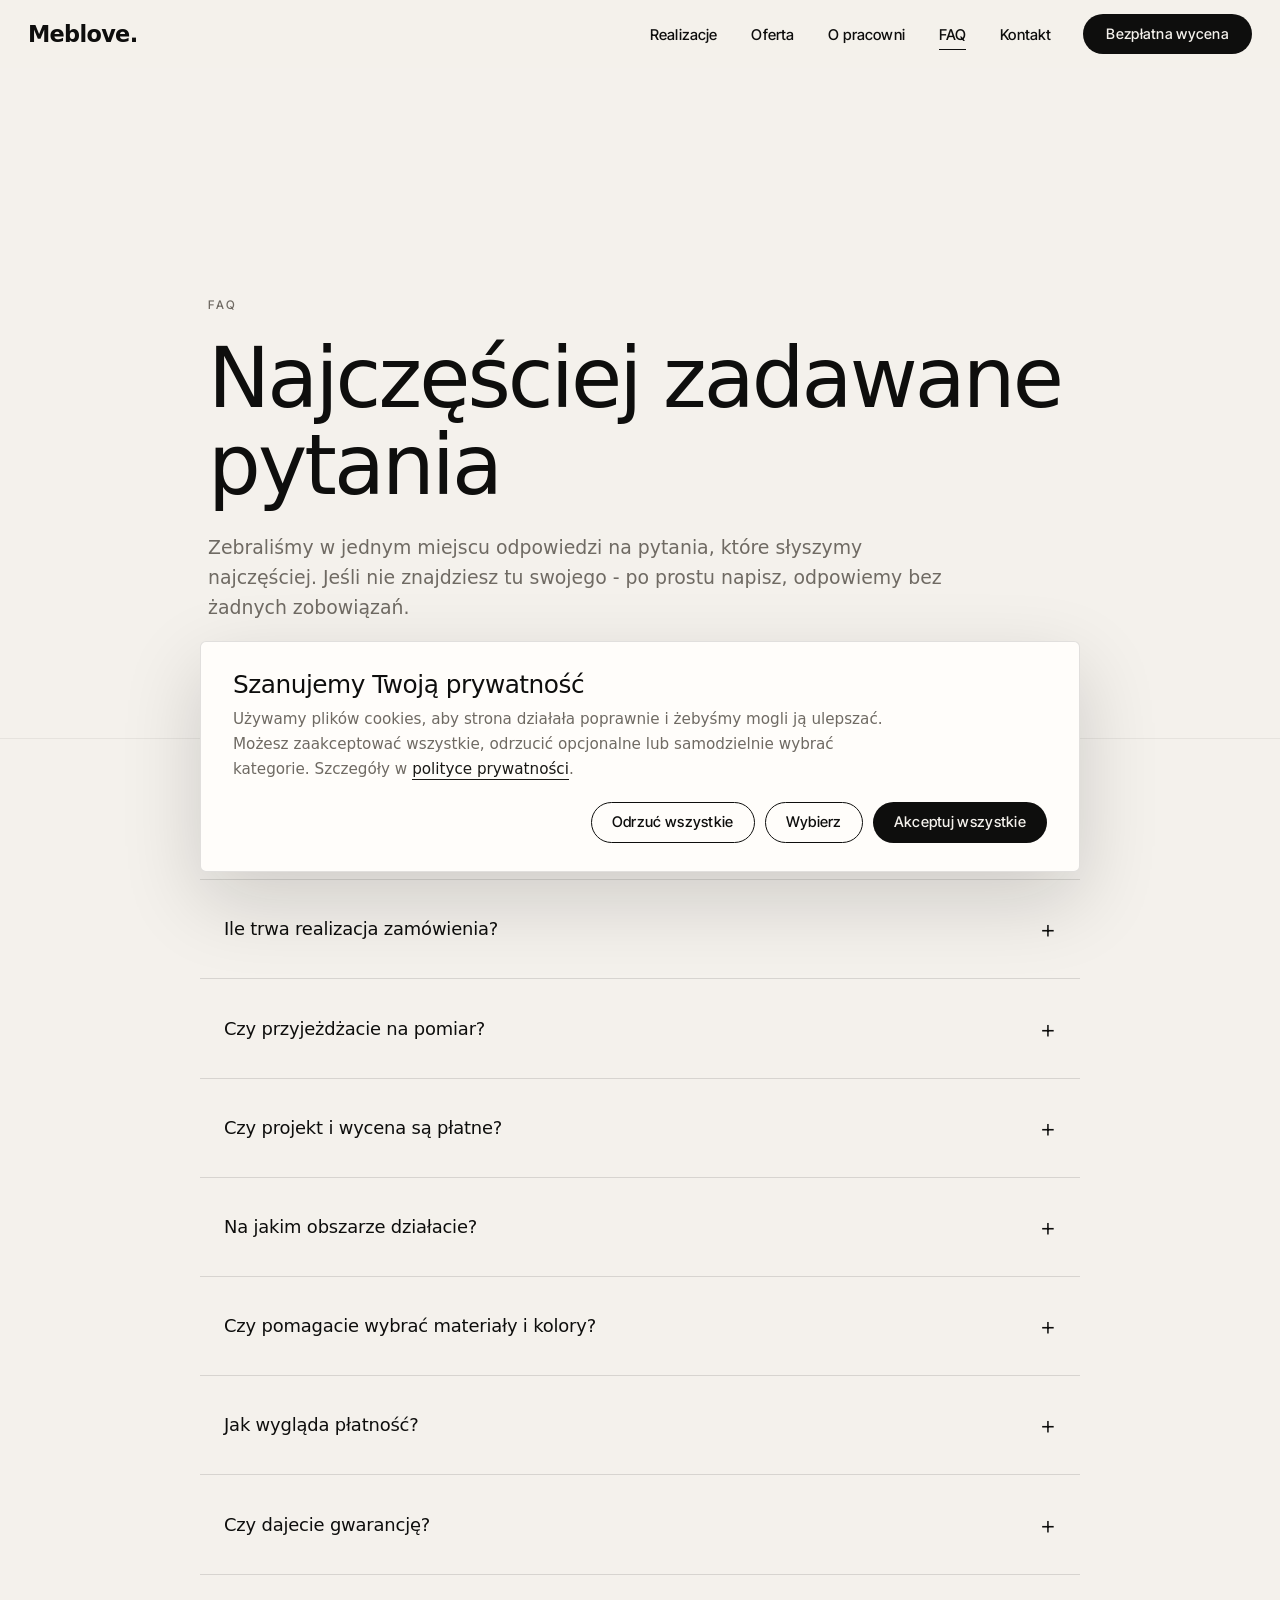
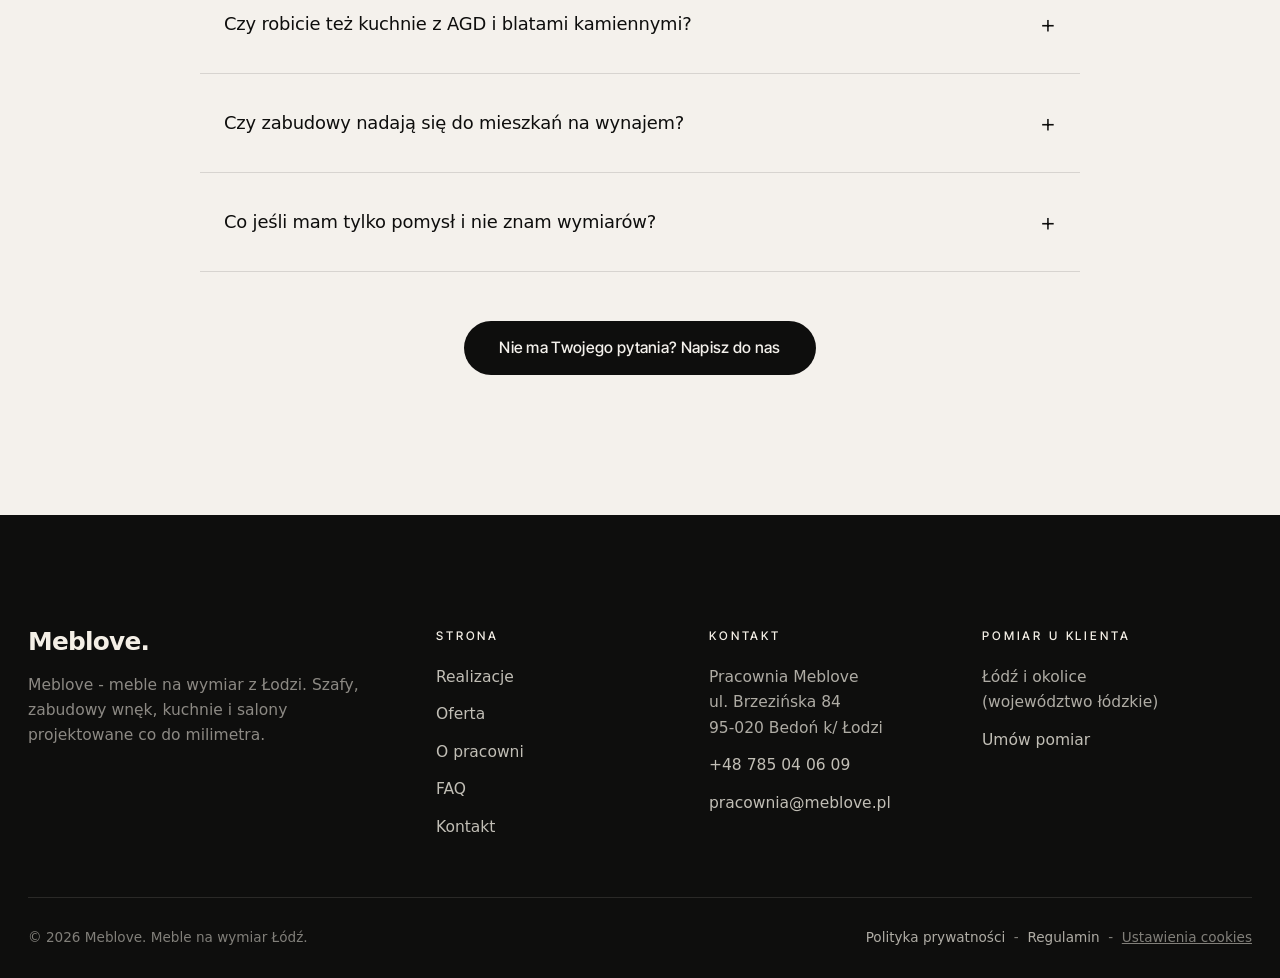
<file: faq.html>
<!DOCTYPE html>
<html lang="pl">
<head>
  <meta charset="UTF-8" />
  <script>document.documentElement.classList.add("js")</script>
  <meta name="viewport" content="width=device-width, initial-scale=1.0" />
  <title>FAQ - najczęściej zadawane pytania | Meblove Łódź</title>
  <meta name="description" content="Odpowiedzi na najczęstsze pytania o meble na wymiar w Łodzi: czas realizacji, pomiar, wycena, gwarancja, materiały i kolory." />
  <meta name="theme-color" content="#0E0E0D" />
  <link rel="icon" href="assets/favicon.svg" type="image/svg+xml" />
  <link rel="preconnect" href="https://api.fontshare.com" />
  <link rel="preconnect" href="https://fonts.googleapis.com" />
  <link rel="preconnect" href="https://fonts.gstatic.com" crossorigin />
  <link href="https://api.fontshare.com/v2/css?f[]=satoshi@300,400,500,600,700&display=swap" rel="stylesheet" />
  <link href="https://fonts.googleapis.com/css2?family=Inter+Tight:wght@300;400;500;600;700&display=swap" rel="stylesheet" />
  <link rel="stylesheet" href="style.css" />
  <meta name="robots" content="index, follow, max-image-preview:large, max-snippet:-1, max-video-preview:-1" />
  <meta name="author" content="Meblove" />
  <link rel="canonical" href="https://meblove.pl/faq" />
  <meta property="og:url" content="https://meblove.pl/faq" />
  <meta property="og:type" content="website" />
  <meta property="og:locale" content="pl_PL" />
  <meta property="og:site_name" content="Meblove" />
  <meta property="og:title" content="FAQ - najczęściej zadawane pytania | Meblove Łódź" />
  <meta property="og:description" content="Odpowiedzi na najczęstsze pytania o meble na wymiar w Łodzi: czas realizacji, pomiar, wycena, gwarancja, materiały i kolory." />
  <meta property="og:image" content="https://meblove.pl/photos/zabudowa-rtv.webp" />
  <meta property="og:image:width" content="1600" />
  <meta property="og:image:height" content="1067" />
  <meta name="twitter:card" content="summary_large_image" />
  <meta name="twitter:title" content="FAQ - najczęściej zadawane pytania | Meblove Łódź" />
  <meta name="twitter:description" content="Odpowiedzi na najczęstsze pytania o meble na wymiar w Łodzi: czas realizacji, pomiar, wycena, gwarancja, materiały i kolory." />
  <meta name="twitter:image" content="https://meblove.pl/photos/zabudowa-rtv.webp" />
  <link rel="alternate" hreflang="pl-PL" href="https://meblove.pl/faq" />
  <link rel="alternate" hreflang="x-default" href="https://meblove.pl/faq" />
  <script type="application/ld+json">
  {
    "@context": "https://schema.org",
    "@type": "FAQPage",
    "mainEntity": [
      {
        "@type": "Question",
        "name": "Ile trwa realizacja zamówienia?",
        "acceptedAnswer": {
          "@type": "Answer",
          "text": "Średnio od 4 do 8 tygodni od momentu akceptacji projektu i wpłaty zaliczki. Dla mniejszych zabudów (np. pojedynczej szafy wnękowej) zwykle bliżej 4 tygodni, dla pełnych kuchni czy kilku zabudów w jednym mieszkaniu - bliżej 8. Zawsze podajemy konkretny termin po wycenie, a w razie potrzeby zostawiamy zapas."
        }
      },
      {
        "@type": "Question",
        "name": "Czy przyjeżdżacie na pomiar?",
        "acceptedAnswer": {
          "@type": "Answer",
          "text": "Tak. W Łodzi i okolicach (na terenie województwa łódzkiego) pomiar wykonujemy sami - to nasza odpowiedzialność. Umawiamy się na konkretny termin, przyjeżdżamy z miarką i kamerą, robimy zdjęcia i notujemy wymiary, kąty, instalacje. Dzięki temu projekt zgadza się z rzeczywistością."
        }
      },
      {
        "@type": "Question",
        "name": "Czy projekt i wycena są płatne?",
        "acceptedAnswer": {
          "@type": "Answer",
          "text": "Wstępny projekt i wycena są bezpłatne i niezobowiązujące. Płatny zaczyna być dopiero szczegółowy projekt techniczny - ale tylko wtedy, gdy decydujesz się iść z nami dalej, a koszt projektu i tak odejmujemy później od wartości realizacji."
        }
      },
      {
        "@type": "Question",
        "name": "Na jakim obszarze działacie?",
        "acceptedAnswer": {
          "@type": "Answer",
          "text": "Pracujemy głównie w Łodzi i okolicach - Pabianice, Zgierz, Aleksandrów, Konstantynów, Andrespol i podobne. Realizujemy też zamówienia na terenie całego województwa łódzkiego. W cenie mieści się dojazd na pomiar i montaż."
        }
      },
      {
        "@type": "Question",
        "name": "Czy pomagacie wybrać materiały i kolory?",
        "acceptedAnswer": {
          "@type": "Answer",
          "text": "Tak, to część naszej pracy. Możesz przyjść do pracowni, dotknąć próbek płyt, frontów, oklein, fornirów i okuć. Doradzamy, co się sprawdzi w danym pomieszczeniu (np. matowe fronty w kuchni z dziećmi, fornirowane w salonie). Nigdy nie sprzedamy Ci droższego materiału tylko dlatego, że jest droższy."
        }
      },
      {
        "@type": "Question",
        "name": "Jak wygląda płatność?",
        "acceptedAnswer": {
          "@type": "Answer",
          "text": "Pracujemy w trzech krokach: zaliczka po akceptacji projektu (zwykle ok. 50%), druga rata przed produkcją lub w jej trakcie i ostatnia płatność po montażu, gdy wszystko jest na miejscu i Ty to akceptujesz. Wystawiamy fakturę. Bez ukrytych kosztów - wszystko jest spisane w wycenie."
        }
      },
      {
        "@type": "Question",
        "name": "Czy dajecie gwarancję?",
        "acceptedAnswer": {
          "@type": "Answer",
          "text": "Tak, na konstrukcję mebli dajemy gwarancję. Jeśli z czasem coś wymaga regulacji (zawiasy, prowadnice, drobne poprawki), po prostu dzwonisz - podjedziemy. Na okucia i akcesoria obowiązuje dodatkowo gwarancja producenta."
        }
      },
      {
        "@type": "Question",
        "name": "Czy robicie też kuchnie z AGD i blatami kamiennymi?",
        "acceptedAnswer": {
          "@type": "Answer",
          "text": "Tak. W przypadku kuchni współpracujemy ze sprawdzonymi dostawcami AGD i blatów (kamień, spiek, lity drewniany). Możemy zająć się całością - od projektu, przez wybór sprzętów i blatu, po montaż - albo wpisać się w Twoje już kupione AGD."
        }
      },
      {
        "@type": "Question",
        "name": "Czy zabudowy nadają się do mieszkań na wynajem?",
        "acceptedAnswer": {
          "@type": "Answer",
          "text": "Tak. Często projektujemy zabudowy do mieszkań na wynajem - tu szczególnie liczy się prostota, łatwe czyszczenie i odporne materiały. Doradzamy, gdzie warto zainwestować w lepsze fronty, a gdzie wystarczy klasyczna płyta laminowana."
        }
      },
      {
        "@type": "Question",
        "name": "Co jeśli mam tylko pomysł i nie znam wymiarów?",
        "acceptedAnswer": {
          "@type": "Answer",
          "text": "To nie problem. Wystarczy, że napiszesz, co masz na myśli i dorzucisz kilka zdjęć z telefonu. Resztą zajmujemy się już my - umawiamy pomiar, dopytujemy o szczegóły, proponujemy rozwiązania. Nie musisz przychodzić z gotowym projektem."
        }
      }
    ]
  }
  </script>
</head>
<body>

  <header class="nav" role="banner">
    <div class="container nav__inner">
      <a href="index.html" class="nav__logo" aria-label="Meblove - strona główna">
        <span class="nav__logo-mark">Meblove<span class="nav__logo-dot" aria-hidden="true">.</span></span>
      </a>
      <nav aria-label="Główna nawigacja">
        <ul class="nav__links">
          <li><a class="nav__link" data-page="realizacje"  href="realizacje.html">Realizacje</a></li>
          <li><a class="nav__link" data-page="oferta"      href="oferta.html">Oferta</a></li>
          <li><a class="nav__link" data-page="o-pracowni"  href="o-pracowni.html">O pracowni</a></li>
          <li><a class="nav__link" data-page="faq"         href="faq.html">FAQ</a></li>
          <li><a class="nav__link" data-page="kontakt"     href="kontakt.html">Kontakt</a></li>
          <li><a class="btn btn--primary nav__cta" href="kontakt.html">Bezpłatna wycena</a></li>
        </ul>
      </nav>
      <button class="nav__burger" aria-label="Otwórz menu" aria-expanded="false"><span></span><span></span><span></span></button>
      <div class="nav__drawer" role="dialog" aria-label="Menu mobilne">
        <a class="nav__link" href="realizacje.html">Realizacje</a>
        <a class="nav__link" href="oferta.html">Oferta</a>
        <a class="nav__link" href="o-pracowni.html">O pracowni</a>
        <a class="nav__link" href="faq.html">FAQ</a>
        <a class="nav__link" href="kontakt.html">Kontakt</a>
        <a class="btn btn--primary" href="kontakt.html">Bezpłatna wycena</a>
      </div>
    </div>
  </header>

  <section class="subhero">
    <div class="container subhero__inner">
      <span class="eyebrow reveal">FAQ</span>
      <h1 class="reveal delay-1">Najczęściej zadawane pytania</h1>
      <p class="lead reveal delay-2">Zebraliśmy w jednym miejscu odpowiedzi na pytania, które słyszymy najczęściej. Jeśli nie znajdziesz tu swojego - po prostu napisz, odpowiemy bez żadnych zobowiązań.</p>
    </div>
  </section>

  <section class="section">
    <div class="container">
      <div class="faq">

        <details class="faq__item reveal">
          <summary class="faq__q">Ile trwa realizacja zamówienia?</summary>
          <div class="faq__a">
            Średnio od 4 do 8 tygodni od momentu akceptacji projektu i wpłaty zaliczki. Dla mniejszych zabudów (np. pojedynczej szafy wnękowej) zwykle bliżej 4 tygodni, dla pełnych kuchni czy kilku zabudów w jednym mieszkaniu - bliżej 8. Zawsze podajemy konkretny termin po wycenie, a w razie potrzeby zostawiamy zapas.
          </div>
        </details>

        <details class="faq__item reveal">
          <summary class="faq__q">Czy przyjeżdżacie na pomiar?</summary>
          <div class="faq__a">
            Tak. W Łodzi i okolicach (na terenie województwa łódzkiego) pomiar wykonujemy sami - to nasza odpowiedzialność. Umawiamy się na konkretny termin, przyjeżdżamy z miarką i kamerą, robimy zdjęcia i notujemy wymiary, kąty, instalacje. Dzięki temu projekt zgadza się z rzeczywistością.
          </div>
        </details>

        <details class="faq__item reveal">
          <summary class="faq__q">Czy projekt i wycena są płatne?</summary>
          <div class="faq__a">
            Wstępny projekt i wycena są bezpłatne i niezobowiązujące. Płatny zaczyna być dopiero szczegółowy projekt techniczny - ale tylko wtedy, gdy decydujesz się iść z nami dalej, a koszt projektu i tak odejmujemy później od wartości realizacji.
          </div>
        </details>

        <details class="faq__item reveal">
          <summary class="faq__q">Na jakim obszarze działacie?</summary>
          <div class="faq__a">
            Pracujemy głównie w Łodzi i okolicach - Pabianice, Zgierz, Aleksandrów, Konstantynów, Andrespol i podobne. Realizujemy też zamówienia na terenie całego województwa łódzkiego. W cenie mieści się dojazd na pomiar i montaż.
          </div>
        </details>

        <details class="faq__item reveal">
          <summary class="faq__q">Czy pomagacie wybrać materiały i kolory?</summary>
          <div class="faq__a">
            Tak, to część naszej pracy. Możesz przyjść do pracowni, dotknąć próbek płyt, frontów, oklein, fornirów i okuć. Doradzamy, co się sprawdzi w danym pomieszczeniu (np. matowe fronty w kuchni z dziećmi, fornirowane w salonie). Nigdy nie sprzedamy Ci droższego materiału tylko dlatego, że jest droższy.
          </div>
        </details>

        <details class="faq__item reveal">
          <summary class="faq__q">Jak wygląda płatność?</summary>
          <div class="faq__a">
            Pracujemy w trzech krokach: zaliczka po akceptacji projektu (zwykle ok. 50%), druga rata przed produkcją lub w jej trakcie i ostatnia płatność po montażu, gdy wszystko jest na miejscu i Ty to akceptujesz. Wystawiamy fakturę. Bez ukrytych kosztów - wszystko jest spisane w wycenie.
          </div>
        </details>

        <details class="faq__item reveal">
          <summary class="faq__q">Czy dajecie gwarancję?</summary>
          <div class="faq__a">
            Tak, na konstrukcję mebli dajemy gwarancję. Jeśli z czasem coś wymaga regulacji (zawiasy, prowadnice, drobne poprawki), po prostu dzwonisz - podjedziemy. Na okucia i akcesoria obowiązuje dodatkowo gwarancja producenta.
          </div>
        </details>

        <details class="faq__item reveal">
          <summary class="faq__q">Czy robicie też kuchnie z AGD i blatami kamiennymi?</summary>
          <div class="faq__a">
            Tak. W przypadku kuchni współpracujemy ze sprawdzonymi dostawcami AGD i blatów (kamień, spiek, lity drewniany). Możemy zająć się całością - od projektu, przez wybór sprzętów i blatu, po montaż - albo wpisać się w Twoje już kupione AGD.
          </div>
        </details>

        <details class="faq__item reveal">
          <summary class="faq__q">Czy zabudowy nadają się do mieszkań na wynajem?</summary>
          <div class="faq__a">
            Tak. Często projektujemy zabudowy do mieszkań na wynajem - tu szczególnie liczy się prostota, łatwe czyszczenie i odporne materiały. Doradzamy, gdzie warto zainwestować w lepsze fronty, a gdzie wystarczy klasyczna płyta laminowana.
          </div>
        </details>

        <details class="faq__item reveal">
          <summary class="faq__q">Co jeśli mam tylko pomysł i nie znam wymiarów?</summary>
          <div class="faq__a">
            To nie problem. Wystarczy, że napiszesz, co masz na myśli i dorzucisz kilka zdjęć z telefonu. Resztą zajmujemy się już my - umawiamy pomiar, dopytujemy o szczegóły, proponujemy rozwiązania. Nie musisz przychodzić z gotowym projektem.
          </div>
        </details>

      </div>

      <div class="text-center mt-l reveal">
        <a class="btn btn--primary btn--lg" href="kontakt.html">Nie ma Twojego pytania? Napisz do nas</a>
      </div>
    </div>
  </section>

  <footer class="footer" role="contentinfo">
    <div class="container">
      <div class="footer__top">
        <div class="footer__brand">
          <span class="nav__logo-mark">Meblove<span class="nav__logo-dot" aria-hidden="true">.</span></span>
          <p>Meblove - meble na wymiar z Łodzi. Szafy, zabudowy wnęk, kuchnie i salony projektowane co do milimetra.</p>
        </div>
        <div class="footer__col"><h5>Strona</h5>
          <ul>
            <li><a href="realizacje.html">Realizacje</a></li>
            <li><a href="oferta.html">Oferta</a></li>
            <li><a href="o-pracowni.html">O pracowni</a></li>
            <li><a href="faq.html">FAQ</a></li>
            <li><a href="kontakt.html">Kontakt</a></li>
          </ul>
        </div>
        <div class="footer__col"><h5>Kontakt</h5>
          <ul>
            <li>Pracownia Meblove<br/>ul. Brzezińska 84<br/>95-020 Bedoń k/&nbsp;Łodzi</li>
            <li><a href="tel:+48785040609">+48 785 04 06 09</a></li>
            <li><a href="mailto:pracownia@meblove.pl">pracownia@meblove.pl</a></li>
          </ul>
        </div>
        <div class="footer__col"><h5>Pomiar u klienta</h5>
          <ul>
            <li>Łódź i okolice<br/>(województwo łódzkie)</li>
            <li><a href="kontakt.html">Umów pomiar</a></li>
          </ul>
        </div>
      </div>
      <div class="footer__bottom">
        <span>© <span id="year">2025</span> Meblove. Meble na wymiar Łódź.</span>
        <span><a href="polityka-prywatnosci.html">Polityka prywatności</a> &nbsp;-&nbsp; <a href="regulamin.html">Regulamin</a> &nbsp;-&nbsp; <button type="button" class="cookie__settings-link" data-cookie-settings>Ustawienia cookies</button></span>
      </div>
    </div>
  </footer>

  <script src="main.js" defer></script>
</body>
</html>
</file>
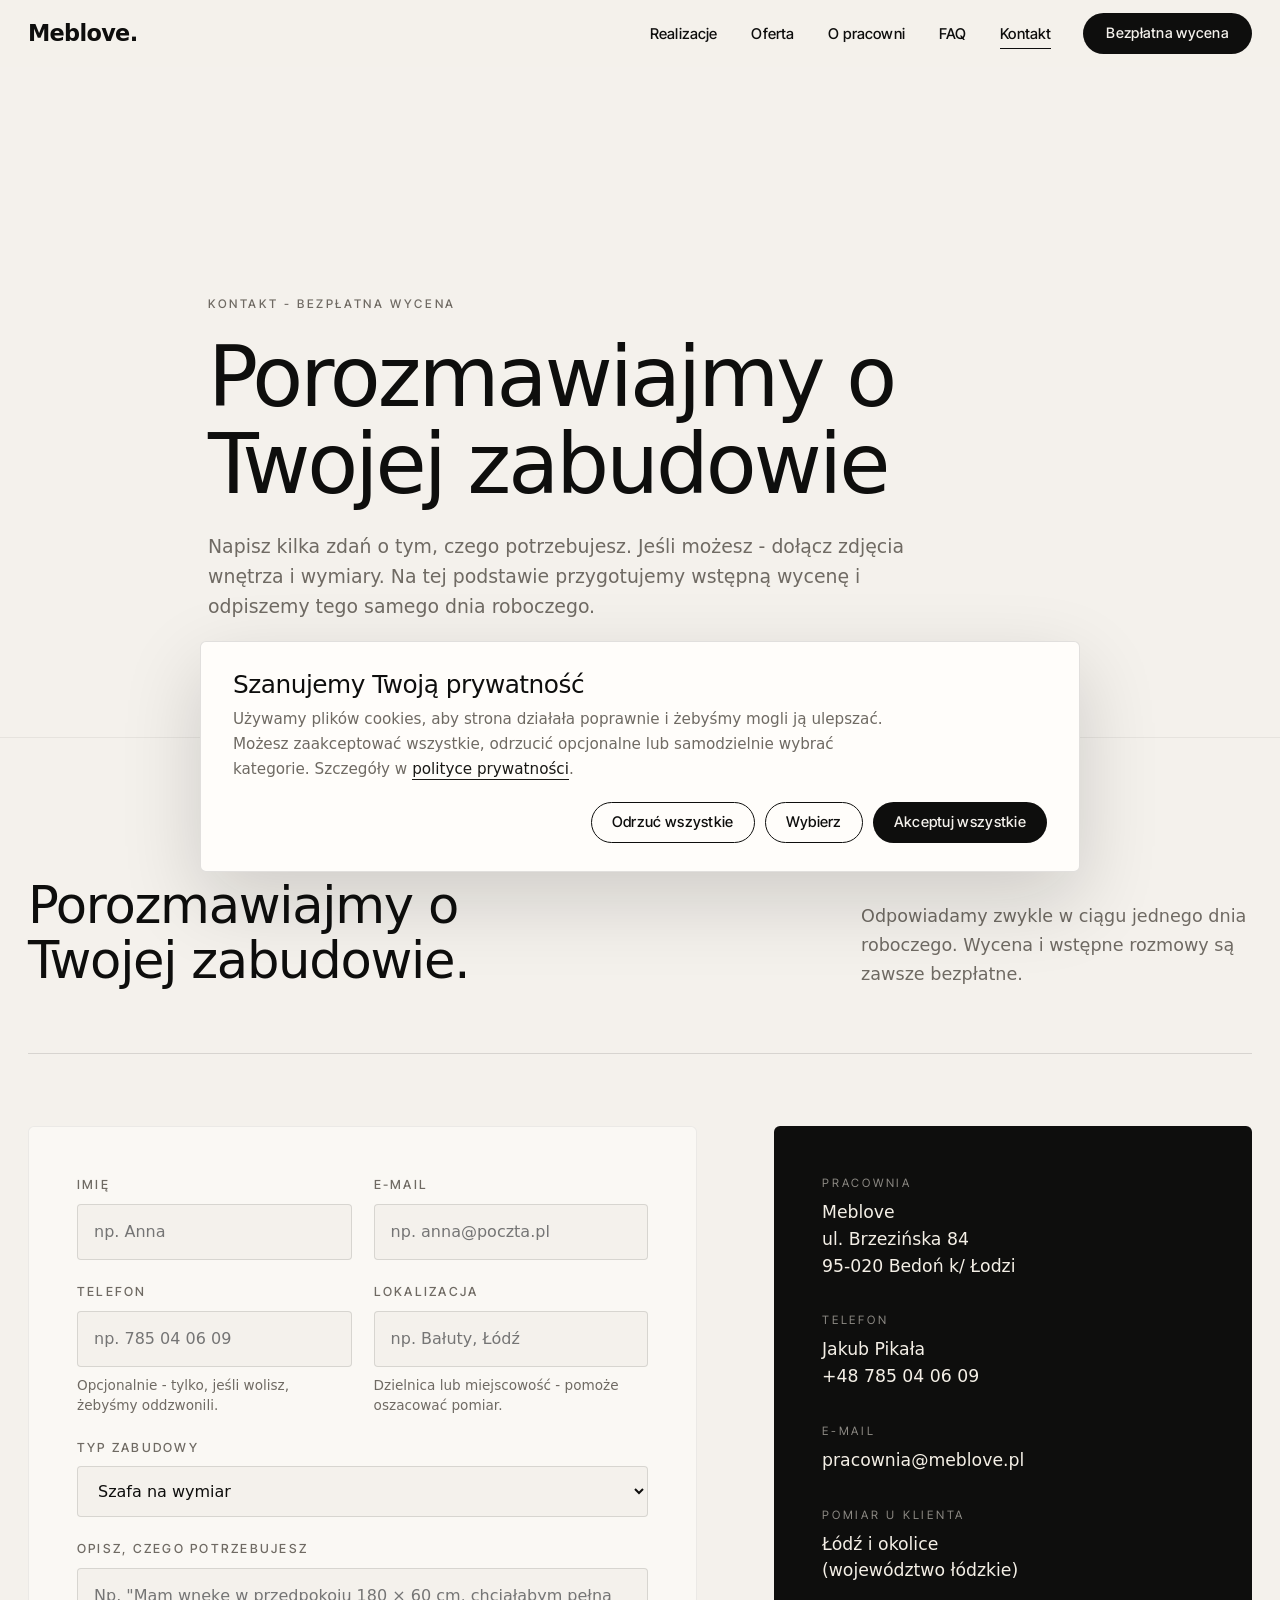
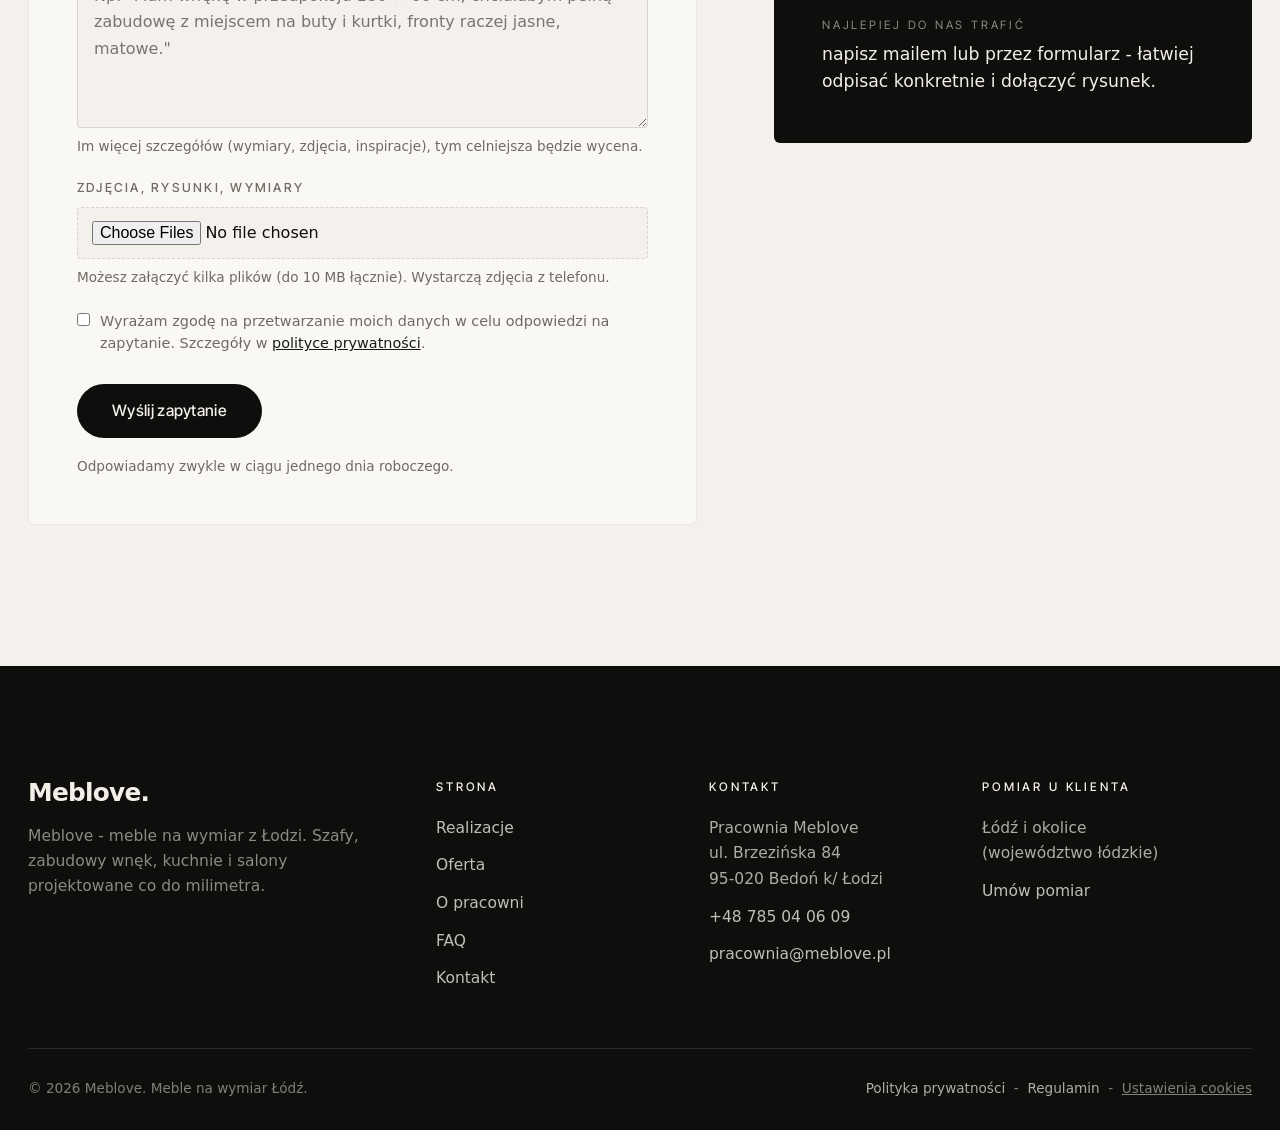
<file: kontakt.html>
<!DOCTYPE html>
<html lang="pl">
<head>
  <meta charset="UTF-8" />
  <script>document.documentElement.classList.add("js")</script>
  <meta name="viewport" content="width=device-width, initial-scale=1.0" />
  <title>Kontakt i bezpłatna wycena | Meblove - meble na wymiar Łódź</title>
  <meta name="description" content="Napisz do Meblove - pracowni mebli na wymiar w Łodzi. Bezpłatna wycena szaf na wymiar, zabudów wnęk, kuchni i zabudów salonu." />
  <meta name="theme-color" content="#0E0E0D" />
  <link rel="icon" href="assets/favicon.svg" type="image/svg+xml" />
  <link rel="preconnect" href="https://api.fontshare.com" />
  <link rel="preconnect" href="https://fonts.googleapis.com" />
  <link rel="preconnect" href="https://fonts.gstatic.com" crossorigin />
  <link href="https://api.fontshare.com/v2/css?f[]=satoshi@300,400,500,600,700&display=swap" rel="stylesheet" />
  <link href="https://fonts.googleapis.com/css2?family=Inter+Tight:wght@300;400;500;600;700&display=swap" rel="stylesheet" />
  <link rel="stylesheet" href="style.css" />
  <meta name="robots" content="index, follow, max-image-preview:large, max-snippet:-1, max-video-preview:-1" />
  <meta name="author" content="Meblove" />
  <link rel="canonical" href="https://meblove.pl/kontakt" />
  <meta property="og:url" content="https://meblove.pl/kontakt" />
  <meta property="og:type" content="website" />
  <meta property="og:locale" content="pl_PL" />
  <meta property="og:site_name" content="Meblove" />
  <meta property="og:title" content="Kontakt i bezpłatna wycena | Meblove - meble na wymiar Łódź" />
  <meta property="og:description" content="Napisz do Meblove - pracowni mebli na wymiar w Łodzi. Bezpłatna wycena szaf na wymiar, zabudów wnęk, kuchni i zabudów salonu." />
  <meta property="og:image" content="https://meblove.pl/photos/szafa-przedpokoj.webp" />
  <meta property="og:image:width" content="1600" />
  <meta property="og:image:height" content="1067" />
  <meta name="twitter:card" content="summary_large_image" />
  <meta name="twitter:title" content="Kontakt i bezpłatna wycena | Meblove - meble na wymiar Łódź" />
  <meta name="twitter:description" content="Napisz do Meblove - pracowni mebli na wymiar w Łodzi. Bezpłatna wycena szaf na wymiar, zabudów wnęk, kuchni i zabudów salonu." />
  <meta name="twitter:image" content="https://meblove.pl/photos/szafa-przedpokoj.webp" />
  <link rel="alternate" hreflang="pl-PL" href="https://meblove.pl/kontakt" />
  <link rel="alternate" hreflang="x-default" href="https://meblove.pl/kontakt" />
</head>
<body>

  <header class="nav" role="banner">
    <div class="container nav__inner">
      <a href="index.html" class="nav__logo" aria-label="Meblove - strona główna">
        <span class="nav__logo-mark">Meblove<span class="nav__logo-dot" aria-hidden="true">.</span></span>
      </a>
      <nav aria-label="Główna nawigacja">
        <ul class="nav__links">
          <li><a class="nav__link" data-page="realizacje"  href="realizacje.html">Realizacje</a></li>
          <li><a class="nav__link" data-page="oferta"      href="oferta.html">Oferta</a></li>
          <li><a class="nav__link" data-page="o-pracowni"  href="o-pracowni.html">O pracowni</a></li>
          <li><a class="nav__link" data-page="faq"         href="faq.html">FAQ</a></li>
          <li><a class="nav__link" data-page="kontakt"     href="kontakt.html">Kontakt</a></li>
          <li><a class="btn btn--primary nav__cta" href="kontakt.html">Bezpłatna wycena</a></li>
        </ul>
      </nav>
      <button class="nav__burger" aria-label="Otwórz menu" aria-expanded="false"><span></span><span></span><span></span></button>
      <div class="nav__drawer" role="dialog" aria-label="Menu mobilne">
        <a class="nav__link" href="realizacje.html">Realizacje</a>
        <a class="nav__link" href="oferta.html">Oferta</a>
        <a class="nav__link" href="o-pracowni.html">O pracowni</a>
        <a class="nav__link" href="faq.html">FAQ</a>
        <a class="nav__link" href="kontakt.html">Kontakt</a>
        <a class="btn btn--primary" href="kontakt.html">Bezpłatna wycena</a>
      </div>
    </div>
  </header>

  <section class="subhero">
    <div class="container subhero__inner">
      <span class="eyebrow reveal">Kontakt - bezpłatna wycena</span>
      <h1 class="reveal delay-1">Porozmawiajmy o Twojej zabudowie</h1>
      <p class="lead reveal delay-2">Napisz kilka zdań o tym, czego potrzebujesz. Jeśli możesz - dołącz zdjęcia wnętrza i wymiary. Na tej podstawie przygotujemy wstępną wycenę i odpiszemy tego samego dnia roboczego.</p>
    </div>
  </section>

  <section class="section">
    <div class="container">
      <div class="contact-cta reveal">
        <h2>Porozmawiajmy o Twojej zabudowie.</h2>
        <p>Odpowiadamy zwykle w&nbsp;ciągu jednego dnia roboczego. Wycena i&nbsp;wstępne rozmowy są zawsze bezpłatne.</p>
      </div>

      <div class="contact-grid">

        <form class="form form--card reveal" action="mailto:pracownia@meblove.pl" method="post" enctype="multipart/form-data" novalidate>
          <div class="form__row">
            <div class="field">
              <label for="name">Imię</label>
              <input id="name" name="name" type="text" autocomplete="given-name" placeholder="np. Anna" required />
            </div>
            <div class="field">
              <label for="email">E-mail</label>
              <input id="email" name="email" type="email" autocomplete="email" placeholder="np. anna@poczta.pl" required />
            </div>
          </div>

          <div class="form__row">
            <div class="field">
              <label for="phone">Telefon</label>
              <input id="phone" name="phone" type="tel" autocomplete="tel" placeholder="np. 785 04 06 09" />
              <span class="field__hint">Opcjonalnie - tylko, jeśli wolisz, żebyśmy oddzwonili.</span>
            </div>
            <div class="field">
              <label for="city">Lokalizacja</label>
              <input id="city" name="city" type="text" placeholder="np. Bałuty, Łódź" />
              <span class="field__hint">Dzielnica lub miejscowość - pomoże oszacować pomiar.</span>
            </div>
          </div>

          <div class="field">
            <label for="type">Typ zabudowy</label>
            <select id="type" name="type">
              <option value="szafa">Szafa na wymiar</option>
              <option value="wneka">Zabudowa wnęki</option>
              <option value="kuchnia">Zabudowa kuchni</option>
              <option value="salon">Zabudowa salonu / RTV</option>
              <option value="inne">Inne / kilka rzeczy naraz</option>
            </select>
          </div>

          <div class="field">
            <label for="message">Opisz, czego potrzebujesz</label>
            <textarea id="message" name="message" placeholder='Np. "Mam wnękę w przedpokoju 180 × 60 cm, chciałabym pełną zabudowę z miejscem na buty i kurtki, fronty raczej jasne, matowe."' required></textarea>
            <span class="field__hint">Im więcej szczegółów (wymiary, zdjęcia, inspiracje), tym celniejsza będzie wycena.</span>
          </div>

          <div class="field field--file">
            <label for="files">Zdjęcia, rysunki, wymiary</label>
            <input id="files" name="files" type="file" multiple accept="image/*,.pdf" />
            <span class="field__hint">Możesz załączyć kilka plików (do 10 MB łącznie). Wystarczą zdjęcia z telefonu.</span>
          </div>

          <div class="field field--consent">
            <label class="consent">
              <input type="checkbox" name="rodo" required />
              <span>Wyrażam zgodę na przetwarzanie moich danych w celu odpowiedzi na zapytanie. Szczegóły w <a href="polityka-prywatnosci.html">polityce prywatności</a>.</span>
            </label>
          </div>

          <div class="form__submit">
            <button type="submit" class="btn btn--primary btn--lg">Wyślij zapytanie</button>
            <span class="field__hint">Odpowiadamy zwykle w ciągu jednego dnia roboczego.</span>
          </div>
        </form>

        <aside class="contact-info reveal delay-1">
          <div class="contact-info__row">
            <span class="contact-info__label">Pracownia</span>
            <span class="contact-info__value">Meblove<br/>ul. Brzezińska 84<br/>95-020 Bedoń k/&nbsp;Łodzi</span>
          </div>
          <div class="contact-info__row">
            <span class="contact-info__label">Telefon</span>
            <span class="contact-info__value">Jakub Pikała<br/><a href="tel:+48785040609">+48 785 04 06 09</a></span>
          </div>
          <div class="contact-info__row">
            <span class="contact-info__label">E-mail</span>
            <span class="contact-info__value"><a href="mailto:pracownia@meblove.pl">pracownia@meblove.pl</a></span>
          </div>
          <div class="contact-info__row">
            <span class="contact-info__label">Pomiar u klienta</span>
            <span class="contact-info__value">Łódź i okolice<br/>(województwo łódzkie)</span>
          </div>
          <div class="contact-info__row">
            <span class="contact-info__label">Najlepiej do nas trafić</span>
            <span class="contact-info__value">napisz mailem lub przez formularz - łatwiej odpisać konkretnie i dołączyć rysunek.</span>
          </div>
        </aside>

      </div>
    </div>
  </section>

  <footer class="footer" role="contentinfo">
    <div class="container">
      <div class="footer__top">
        <div class="footer__brand">
          <span class="nav__logo-mark">Meblove<span class="nav__logo-dot" aria-hidden="true">.</span></span>
          <p>Meblove - meble na wymiar z Łodzi. Szafy, zabudowy wnęk, kuchnie i salony projektowane co do milimetra.</p>
        </div>
        <div class="footer__col"><h5>Strona</h5>
          <ul>
            <li><a href="realizacje.html">Realizacje</a></li>
            <li><a href="oferta.html">Oferta</a></li>
            <li><a href="o-pracowni.html">O pracowni</a></li>
            <li><a href="faq.html">FAQ</a></li>
            <li><a href="kontakt.html">Kontakt</a></li>
          </ul>
        </div>
        <div class="footer__col"><h5>Kontakt</h5>
          <ul>
            <li>Pracownia Meblove<br/>ul. Brzezińska 84<br/>95-020 Bedoń k/&nbsp;Łodzi</li>
            <li><a href="tel:+48785040609">+48 785 04 06 09</a></li>
            <li><a href="mailto:pracownia@meblove.pl">pracownia@meblove.pl</a></li>
          </ul>
        </div>
        <div class="footer__col"><h5>Pomiar u klienta</h5>
          <ul>
            <li>Łódź i okolice<br/>(województwo łódzkie)</li>
            <li><a href="kontakt.html">Umów pomiar</a></li>
          </ul>
        </div>
      </div>
      <div class="footer__bottom">
        <span>© <span id="year">2025</span> Meblove. Meble na wymiar Łódź.</span>
        <span><a href="polityka-prywatnosci.html">Polityka prywatności</a> &nbsp;-&nbsp; <a href="regulamin.html">Regulamin</a> &nbsp;-&nbsp; <button type="button" class="cookie__settings-link" data-cookie-settings>Ustawienia cookies</button></span>
      </div>
    </div>
  </footer>

  <script src="main.js" defer></script>
</body>
</html>
</file>
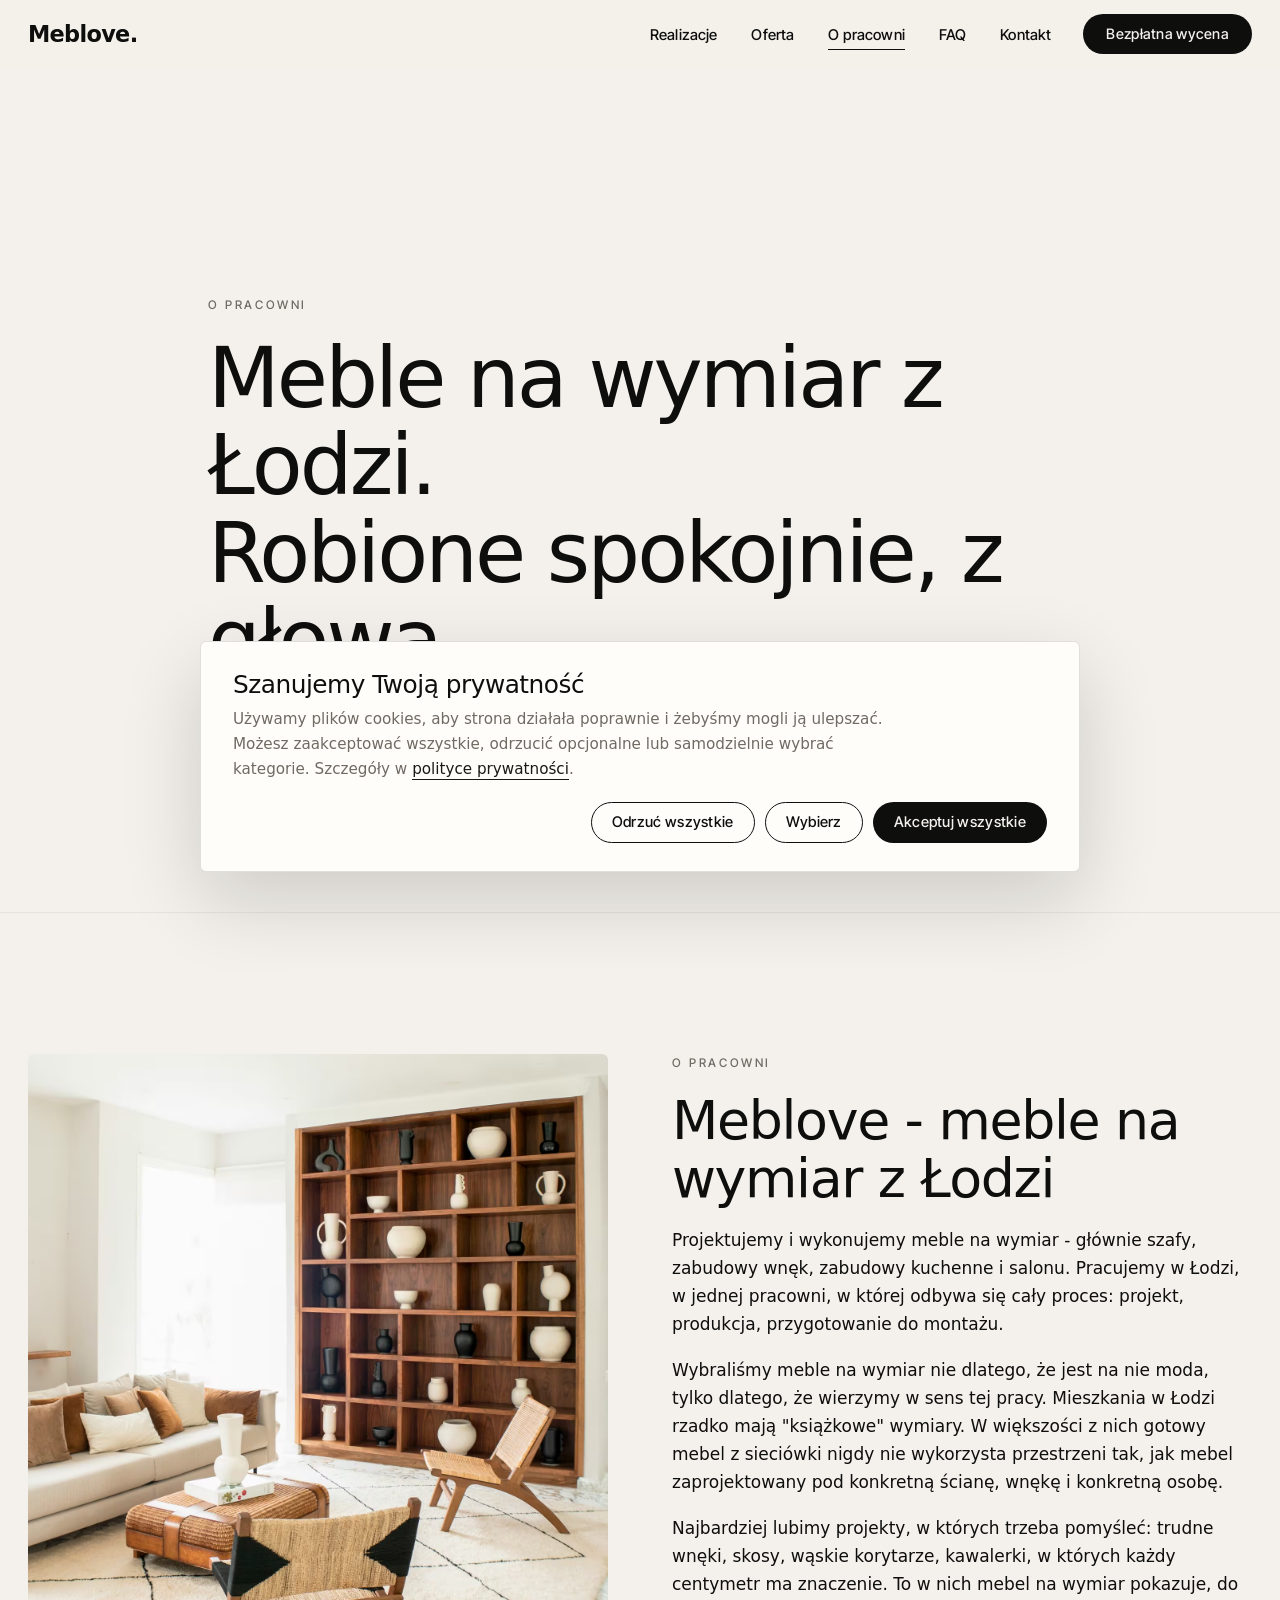
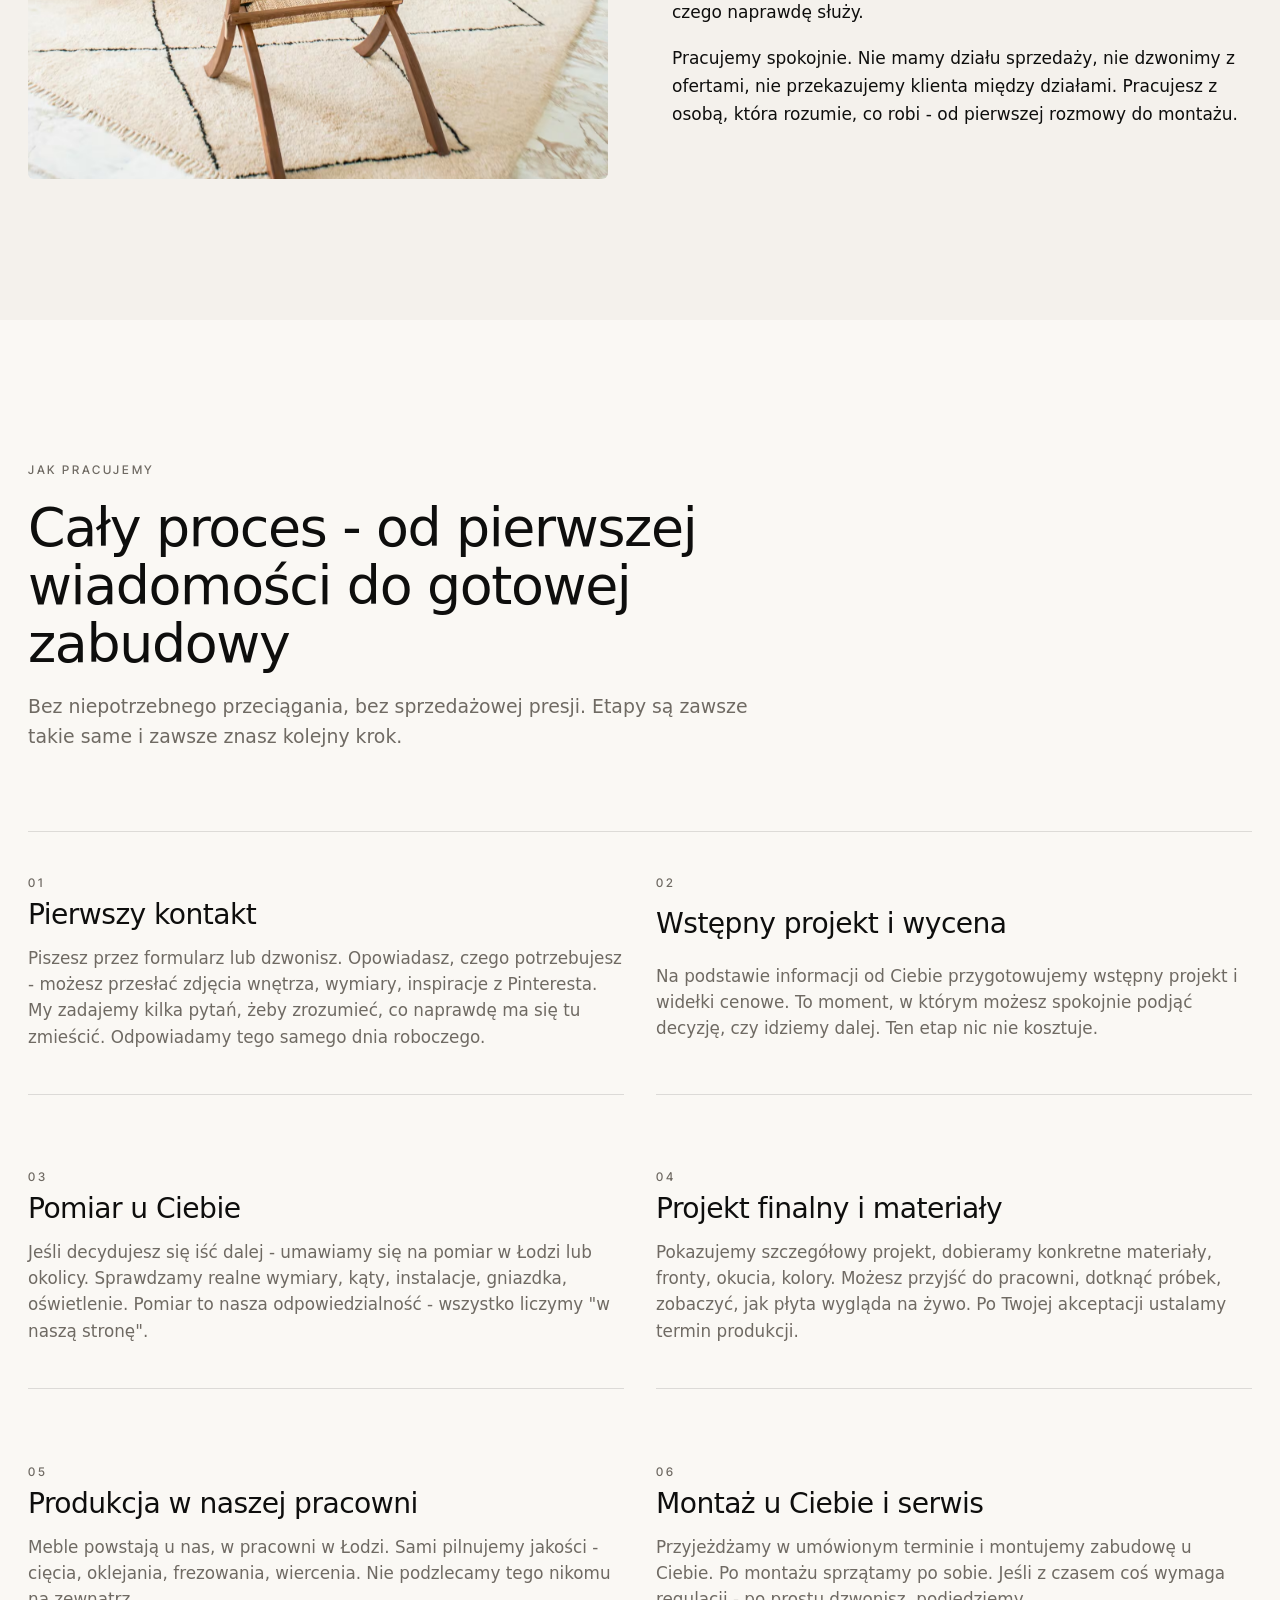
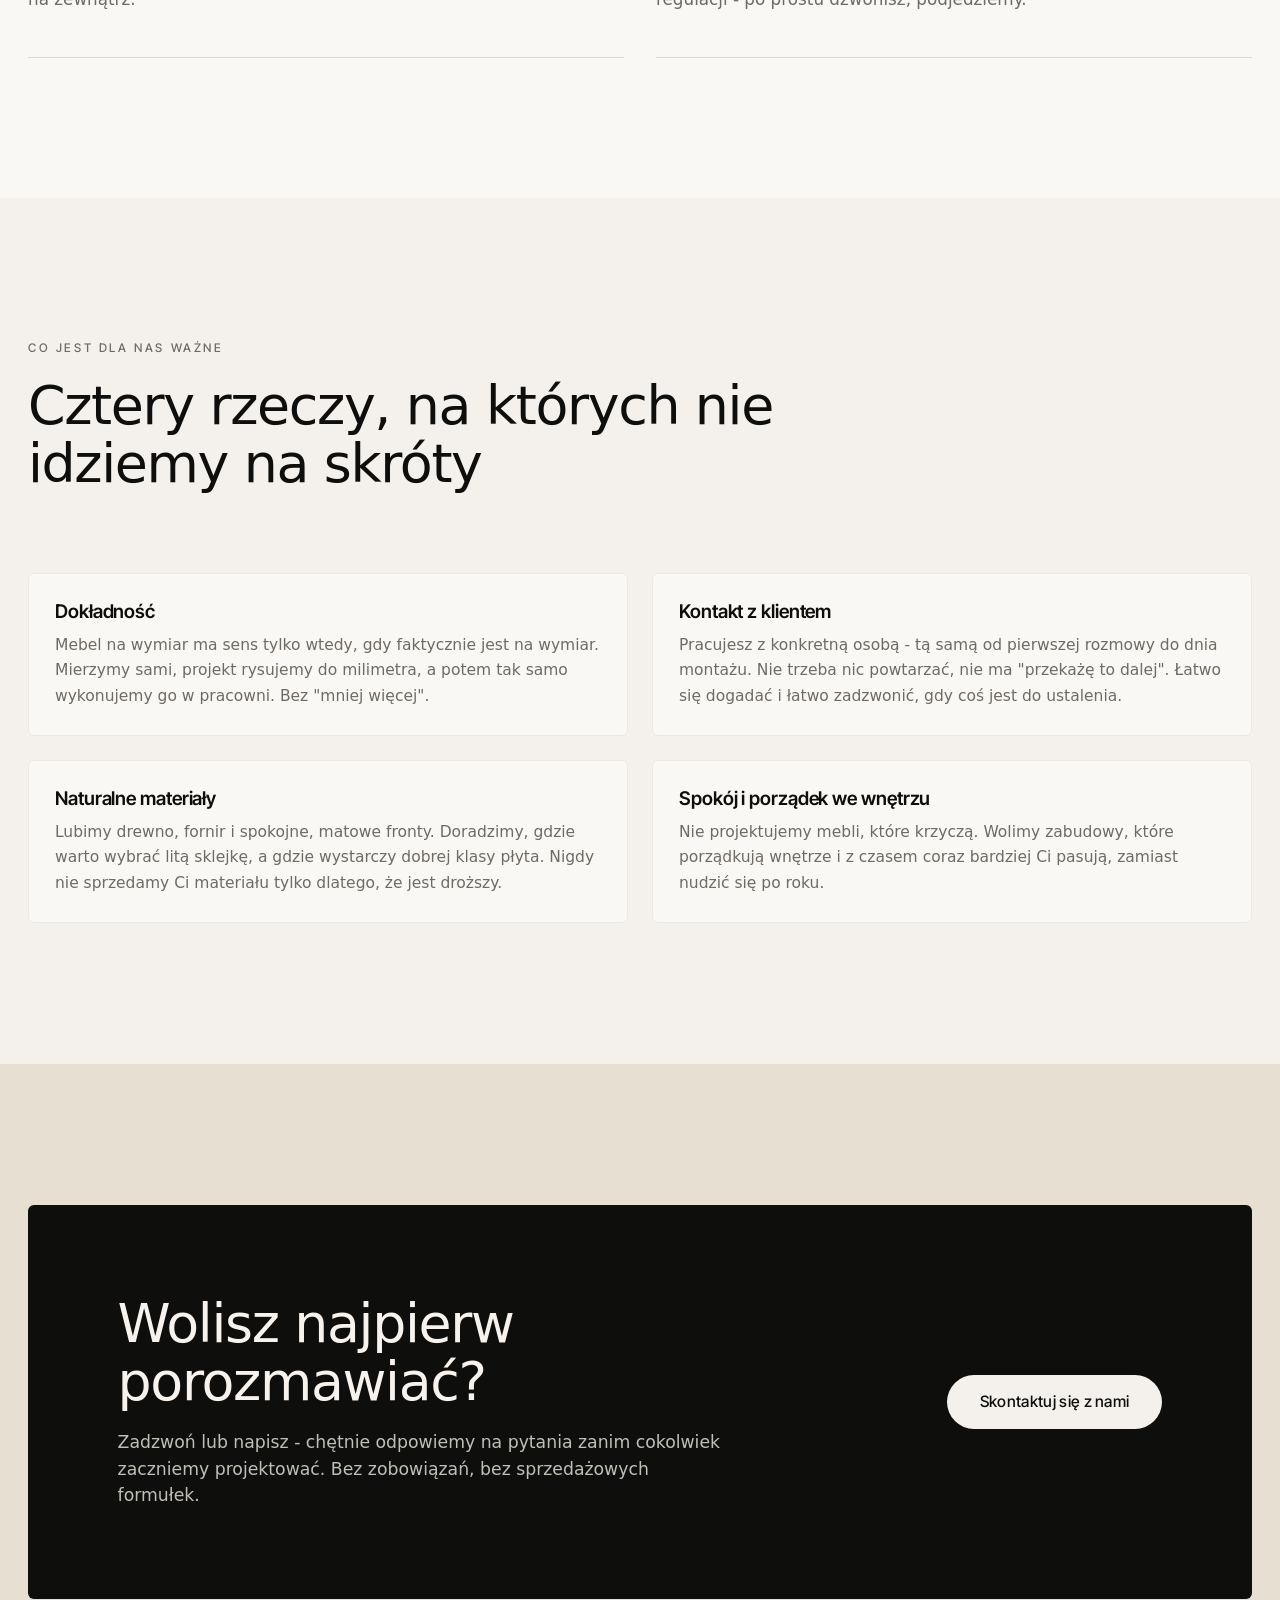
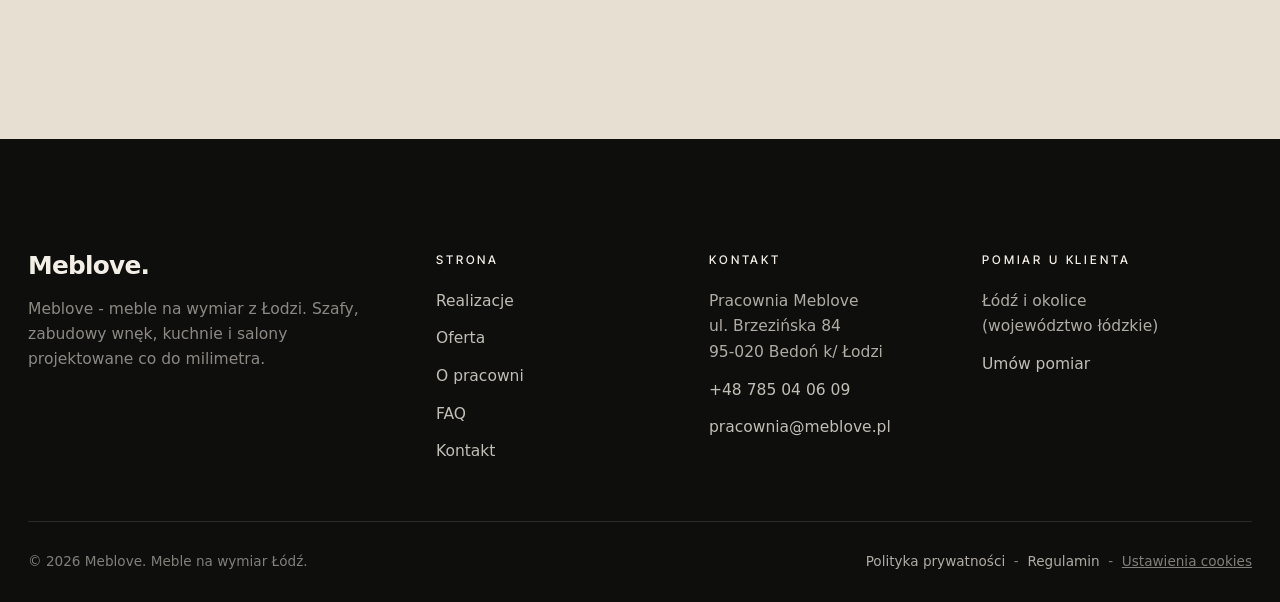
<file: o-pracowni.html>
<!DOCTYPE html>
<html lang="pl">
<head>
  <meta charset="UTF-8" />
  <script>document.documentElement.classList.add("js")</script>
  <meta name="viewport" content="width=device-width, initial-scale=1.0" />
  <title>O pracowni - Meblove, mała stolarnia z Łodzi</title>
  <meta name="description" content="Meblove - meble na wymiar z Łodzi. Pracownia stolarska projektująca szafy, zabudowy wnęk, kuchnie i zabudowy salonu z dbałością o detal i naturalne materiały." />
  <meta name="theme-color" content="#0E0E0D" />
  <link rel="icon" href="assets/favicon.svg" type="image/svg+xml" />
  <link rel="preconnect" href="https://api.fontshare.com" />
  <link rel="preconnect" href="https://fonts.googleapis.com" />
  <link rel="preconnect" href="https://fonts.gstatic.com" crossorigin />
  <link href="https://api.fontshare.com/v2/css?f[]=satoshi@300,400,500,600,700&display=swap" rel="stylesheet" />
  <link href="https://fonts.googleapis.com/css2?family=Inter+Tight:wght@300;400;500;600;700&display=swap" rel="stylesheet" />
  <link rel="stylesheet" href="style.css" />
  <meta name="robots" content="index, follow, max-image-preview:large, max-snippet:-1, max-video-preview:-1" />
  <meta name="author" content="Meblove" />
  <link rel="canonical" href="https://meblove.pl/o-pracowni" />
  <meta property="og:url" content="https://meblove.pl/o-pracowni" />
  <meta property="og:type" content="website" />
  <meta property="og:locale" content="pl_PL" />
  <meta property="og:site_name" content="Meblove" />
  <meta property="og:title" content="O pracowni - Meblove, mała stolarnia z Łodzi" />
  <meta property="og:description" content="Meblove - meble na wymiar z Łodzi. Pracownia stolarska projektująca szafy, zabudowy wnęk, kuchnie i zabudowy salonu z dbałością o detal i naturalne materiały." />
  <meta property="og:image" content="https://meblove.pl/photos/garderoba.webp" />
  <meta property="og:image:width" content="1600" />
  <meta property="og:image:height" content="1067" />
  <meta name="twitter:card" content="summary_large_image" />
  <meta name="twitter:title" content="O pracowni - Meblove, mała stolarnia z Łodzi" />
  <meta name="twitter:description" content="Meblove - meble na wymiar z Łodzi. Pracownia stolarska projektująca szafy, zabudowy wnęk, kuchnie i zabudowy salonu z dbałością o detal i naturalne materiały." />
  <meta name="twitter:image" content="https://meblove.pl/photos/garderoba.webp" />
  <link rel="alternate" hreflang="pl-PL" href="https://meblove.pl/o-pracowni" />
  <link rel="alternate" hreflang="x-default" href="https://meblove.pl/o-pracowni" />
</head>
<body>

  <header class="nav" role="banner">
    <div class="container nav__inner">
      <a href="index.html" class="nav__logo" aria-label="Meblove - strona główna">
        <span class="nav__logo-mark">Meblove<span class="nav__logo-dot" aria-hidden="true">.</span></span>
      </a>
      <nav aria-label="Główna nawigacja">
        <ul class="nav__links">
          <li><a class="nav__link" data-page="realizacje"  href="realizacje.html">Realizacje</a></li>
          <li><a class="nav__link" data-page="oferta"      href="oferta.html">Oferta</a></li>
          <li><a class="nav__link" data-page="o-pracowni"  href="o-pracowni.html">O pracowni</a></li>
          <li><a class="nav__link" data-page="faq"         href="faq.html">FAQ</a></li>
          <li><a class="nav__link" data-page="kontakt"     href="kontakt.html">Kontakt</a></li>
          <li><a class="btn btn--primary nav__cta" href="kontakt.html">Bezpłatna wycena</a></li>
        </ul>
      </nav>
      <button class="nav__burger" aria-label="Otwórz menu" aria-expanded="false"><span></span><span></span><span></span></button>
      <div class="nav__drawer" role="dialog" aria-label="Menu mobilne">
        <a class="nav__link" href="realizacje.html">Realizacje</a>
        <a class="nav__link" href="oferta.html">Oferta</a>
        <a class="nav__link" href="o-pracowni.html">O pracowni</a>
        <a class="nav__link" href="faq.html">FAQ</a>
        <a class="nav__link" href="kontakt.html">Kontakt</a>
        <a class="btn btn--primary" href="kontakt.html">Bezpłatna wycena</a>
      </div>
    </div>
  </header>

  <section class="subhero">
    <div class="container subhero__inner">
      <span class="eyebrow reveal">O pracowni</span>
      <h1 class="reveal delay-1">Meble na wymiar z Łodzi.<br/>Robione spokojnie, z głową.</h1>
      <p class="lead reveal delay-2">Meblove - pracownia stolarska z Łodzi. Projektujemy i wykonujemy meble na wymiar - głównie szafy i zabudowy. Pracujemy spokojnie, z poszanowaniem materiału i czasu klienta.</p>
    </div>
  </section>

  <section class="section">
    <div class="container">
      <div class="story">
        <div class="story__media reveal">
          <picture>
            <source srcset="photos/garderoba.avif" type="image/avif" />
            <source srcset="photos/garderoba.webp" type="image/webp" />
            <img src="photos/garderoba.webp" alt="" loading="eager" decoding="async" />
          </picture>
        </div>
        <div class="story__body reveal delay-1">
          <span class="eyebrow">O pracowni</span>
          <h2>Meblove - meble na wymiar z Łodzi</h2>
          <p>Projektujemy i wykonujemy meble na wymiar - głównie szafy, zabudowy wnęk, zabudowy kuchenne i salonu. Pracujemy w Łodzi, w jednej pracowni, w której odbywa się cały proces: projekt, produkcja, przygotowanie do montażu.</p>
          <p>Wybraliśmy meble na wymiar nie dlatego, że jest na nie moda, tylko dlatego, że wierzymy w sens tej pracy. Mieszkania w Łodzi rzadko mają "książkowe" wymiary. W większości z nich gotowy mebel z sieciówki nigdy nie wykorzysta przestrzeni tak, jak mebel zaprojektowany pod konkretną ścianę, wnękę i konkretną osobę.</p>
          <p>Najbardziej lubimy projekty, w których trzeba pomyśleć: trudne wnęki, skosy, wąskie korytarze, kawalerki, w których każdy centymetr ma znaczenie. To w nich mebel na wymiar pokazuje, do czego naprawdę służy.</p>
          <p>Pracujemy spokojnie. Nie mamy działu sprzedaży, nie dzwonimy z ofertami, nie przekazujemy klienta między działami. Pracujesz z osobą, która rozumie, co robi - od pierwszej rozmowy do montażu.</p>
        </div>
      </div>
    </div>
  </section>

  <section class="section section--soft">
    <div class="container">
      <div class="section__head reveal">
        <span class="eyebrow">Jak pracujemy</span>
        <h2>Cały proces - od pierwszej wiadomości do gotowej zabudowy</h2>
        <p class="lead">Bez niepotrzebnego przeciągania, bez sprzedażowej presji. Etapy są zawsze takie same i zawsze znasz kolejny krok.</p>
      </div>

      <div class="grid grid-2 steps">
        <article class="step reveal">
          <span class="step__num">01</span>
          <h3>Pierwszy kontakt</h3>
          <p>Piszesz przez formularz lub dzwonisz. Opowiadasz, czego potrzebujesz - możesz przesłać zdjęcia wnętrza, wymiary, inspiracje z Pinteresta. My zadajemy kilka pytań, żeby zrozumieć, co naprawdę ma się tu zmieścić. Odpowiadamy tego samego dnia roboczego.</p>
        </article>
        <article class="step reveal delay-1">
          <span class="step__num">02</span>
          <h3>Wstępny projekt i wycena</h3>
          <p>Na podstawie informacji od Ciebie przygotowujemy wstępny projekt i widełki cenowe. To moment, w którym możesz spokojnie podjąć decyzję, czy idziemy dalej. Ten etap nic nie kosztuje.</p>
        </article>
        <article class="step reveal">
          <span class="step__num">03</span>
          <h3>Pomiar u Ciebie</h3>
          <p>Jeśli decydujesz się iść dalej - umawiamy się na pomiar w Łodzi lub okolicy. Sprawdzamy realne wymiary, kąty, instalacje, gniazdka, oświetlenie. Pomiar to nasza odpowiedzialność - wszystko liczymy "w naszą stronę".</p>
        </article>
        <article class="step reveal delay-1">
          <span class="step__num">04</span>
          <h3>Projekt finalny i materiały</h3>
          <p>Pokazujemy szczegółowy projekt, dobieramy konkretne materiały, fronty, okucia, kolory. Możesz przyjść do pracowni, dotknąć próbek, zobaczyć, jak płyta wygląda na żywo. Po Twojej akceptacji ustalamy termin produkcji.</p>
        </article>
        <article class="step reveal">
          <span class="step__num">05</span>
          <h3>Produkcja w naszej pracowni</h3>
          <p>Meble powstają u nas, w pracowni w Łodzi. Sami pilnujemy jakości - cięcia, oklejania, frezowania, wiercenia. Nie podzlecamy tego nikomu na zewnątrz.</p>
        </article>
        <article class="step reveal delay-1">
          <span class="step__num">06</span>
          <h3>Montaż u Ciebie i serwis</h3>
          <p>Przyjeżdżamy w umówionym terminie i montujemy zabudowę u Ciebie. Po montażu sprzątamy po sobie. Jeśli z czasem coś wymaga regulacji - po prostu dzwonisz, podjedziemy.</p>
        </article>
      </div>
    </div>
  </section>

  <section class="section">
    <div class="container">
      <div class="section__head reveal">
        <span class="eyebrow">Co jest dla nas ważne</span>
        <h2>Cztery rzeczy, na których nie idziemy na skróty</h2>
      </div>
      <div class="values">
        <article class="value reveal">
          <h4>Dokładność</h4>
          <p>Mebel na wymiar ma sens tylko wtedy, gdy faktycznie jest na wymiar. Mierzymy sami, projekt rysujemy do milimetra, a potem tak samo wykonujemy go w pracowni. Bez "mniej więcej".</p>
        </article>
        <article class="value reveal delay-1">
          <h4>Kontakt z klientem</h4>
          <p>Pracujesz z konkretną osobą - tą samą od pierwszej rozmowy do dnia montażu. Nie trzeba nic powtarzać, nie ma "przekażę to dalej". Łatwo się dogadać i łatwo zadzwonić, gdy coś jest do ustalenia.</p>
        </article>
        <article class="value reveal">
          <h4>Naturalne materiały</h4>
          <p>Lubimy drewno, fornir i spokojne, matowe fronty. Doradzimy, gdzie warto wybrać litą sklejkę, a gdzie wystarczy dobrej klasy płyta. Nigdy nie sprzedamy Ci materiału tylko dlatego, że jest droższy.</p>
        </article>
        <article class="value reveal delay-1">
          <h4>Spokój i porządek we wnętrzu</h4>
          <p>Nie projektujemy mebli, które krzyczą. Wolimy zabudowy, które porządkują wnętrze i z czasem coraz bardziej Ci pasują, zamiast nudzić się po roku.</p>
        </article>
      </div>
    </div>
  </section>

  <section class="section section--beige">
    <div class="container">
      <div class="cta-banner reveal">
        <div>
          <h2>Wolisz najpierw porozmawiać?</h2>
          <p>Zadzwoń lub napisz - chętnie odpowiemy na pytania zanim cokolwiek zaczniemy projektować. Bez zobowiązań, bez sprzedażowych formułek.</p>
        </div>
        <a class="btn btn--light btn--lg" href="kontakt.html">Skontaktuj się z nami</a>
      </div>
    </div>
  </section>

  <footer class="footer" role="contentinfo">
    <div class="container">
      <div class="footer__top">
        <div class="footer__brand">
          <span class="nav__logo-mark">Meblove<span class="nav__logo-dot" aria-hidden="true">.</span></span>
          <p>Meblove - meble na wymiar z Łodzi. Szafy, zabudowy wnęk, kuchnie i salony projektowane co do milimetra.</p>
        </div>
        <div class="footer__col"><h5>Strona</h5>
          <ul>
            <li><a href="realizacje.html">Realizacje</a></li>
            <li><a href="oferta.html">Oferta</a></li>
            <li><a href="o-pracowni.html">O pracowni</a></li>
            <li><a href="faq.html">FAQ</a></li>
            <li><a href="kontakt.html">Kontakt</a></li>
          </ul>
        </div>
        <div class="footer__col"><h5>Kontakt</h5>
          <ul>
            <li>Pracownia Meblove<br/>ul. Brzezińska 84<br/>95-020 Bedoń k/&nbsp;Łodzi</li>
            <li><a href="tel:+48785040609">+48 785 04 06 09</a></li>
            <li><a href="mailto:pracownia@meblove.pl">pracownia@meblove.pl</a></li>
          </ul>
        </div>
        <div class="footer__col"><h5>Pomiar u klienta</h5>
          <ul>
            <li>Łódź i okolice<br/>(województwo łódzkie)</li>
            <li><a href="kontakt.html">Umów pomiar</a></li>
          </ul>
        </div>
      </div>
      <div class="footer__bottom">
        <span>© <span id="year">2025</span> Meblove. Meble na wymiar Łódź.</span>
        <span><a href="polityka-prywatnosci.html">Polityka prywatności</a> &nbsp;-&nbsp; <a href="regulamin.html">Regulamin</a> &nbsp;-&nbsp; <button type="button" class="cookie__settings-link" data-cookie-settings>Ustawienia cookies</button></span>
      </div>
    </div>
  </footer>

  <script src="main.js" defer></script>
</body>
</html>
</file>
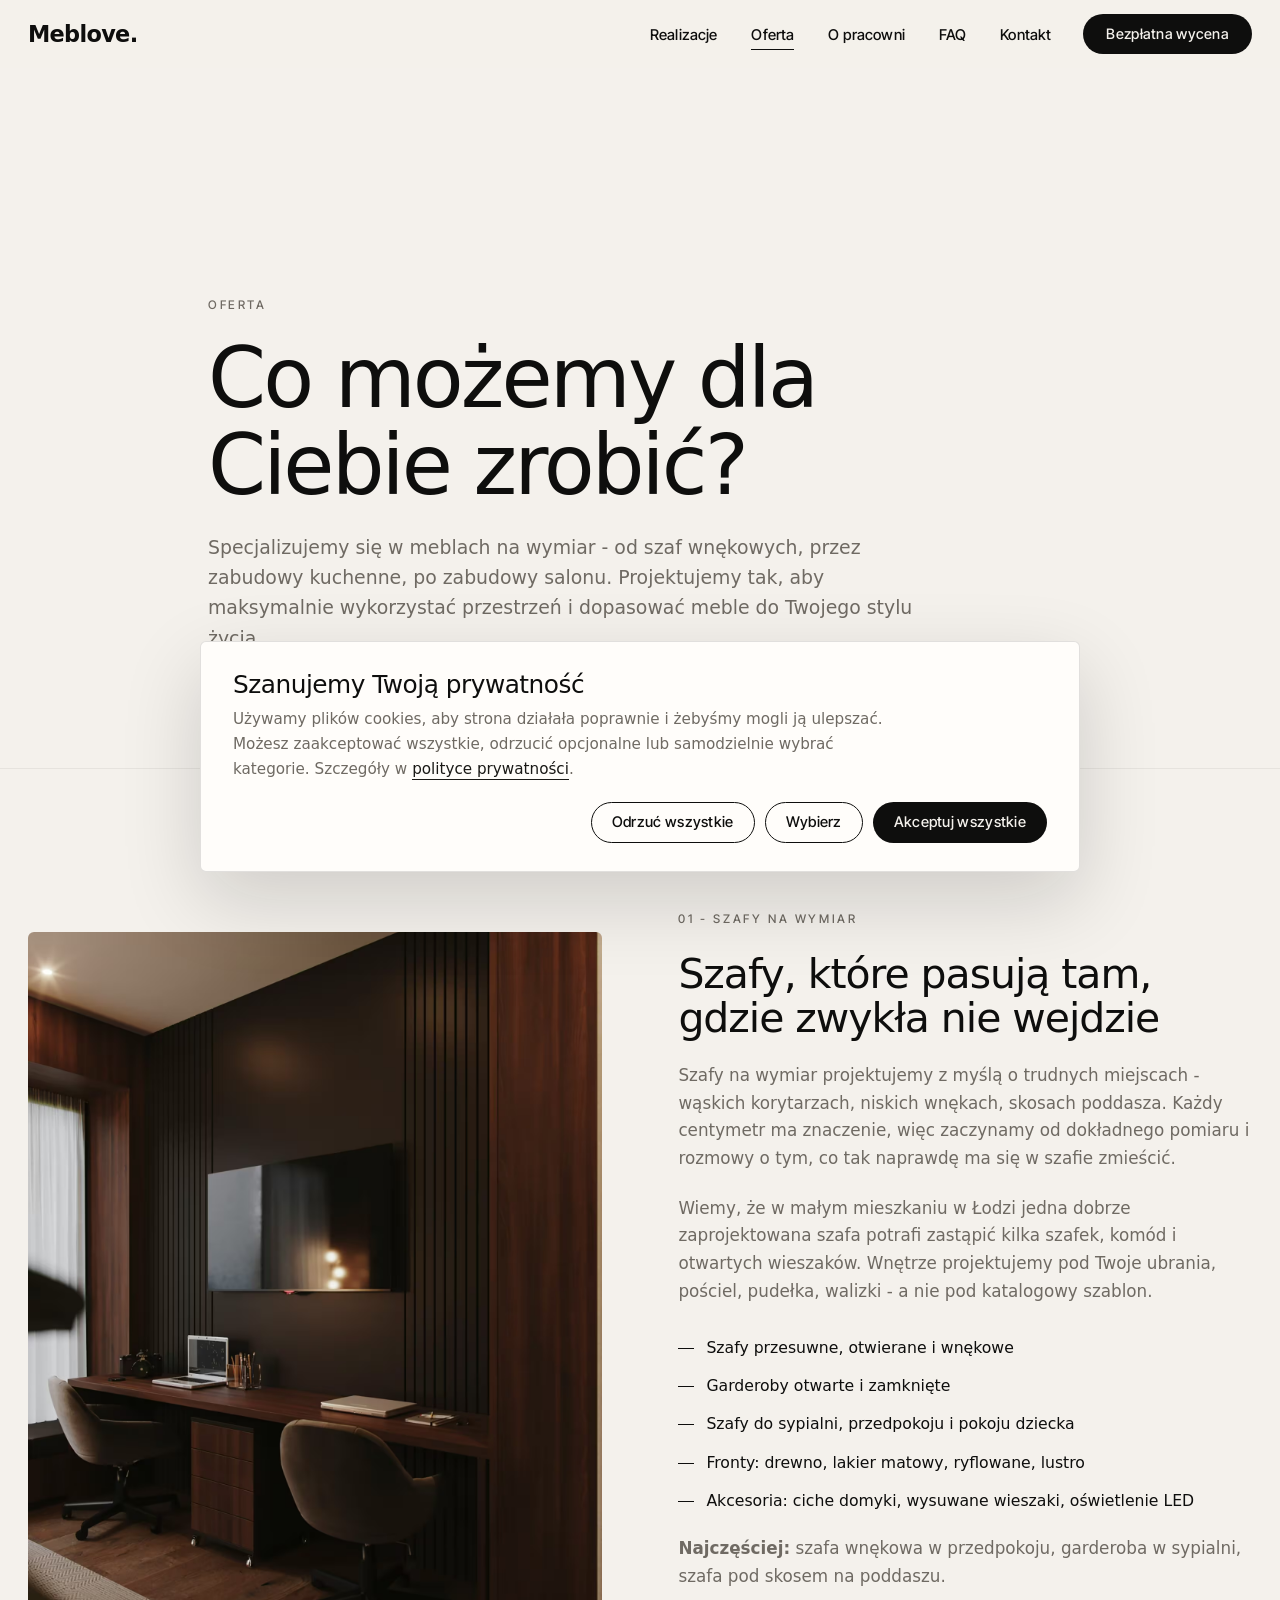
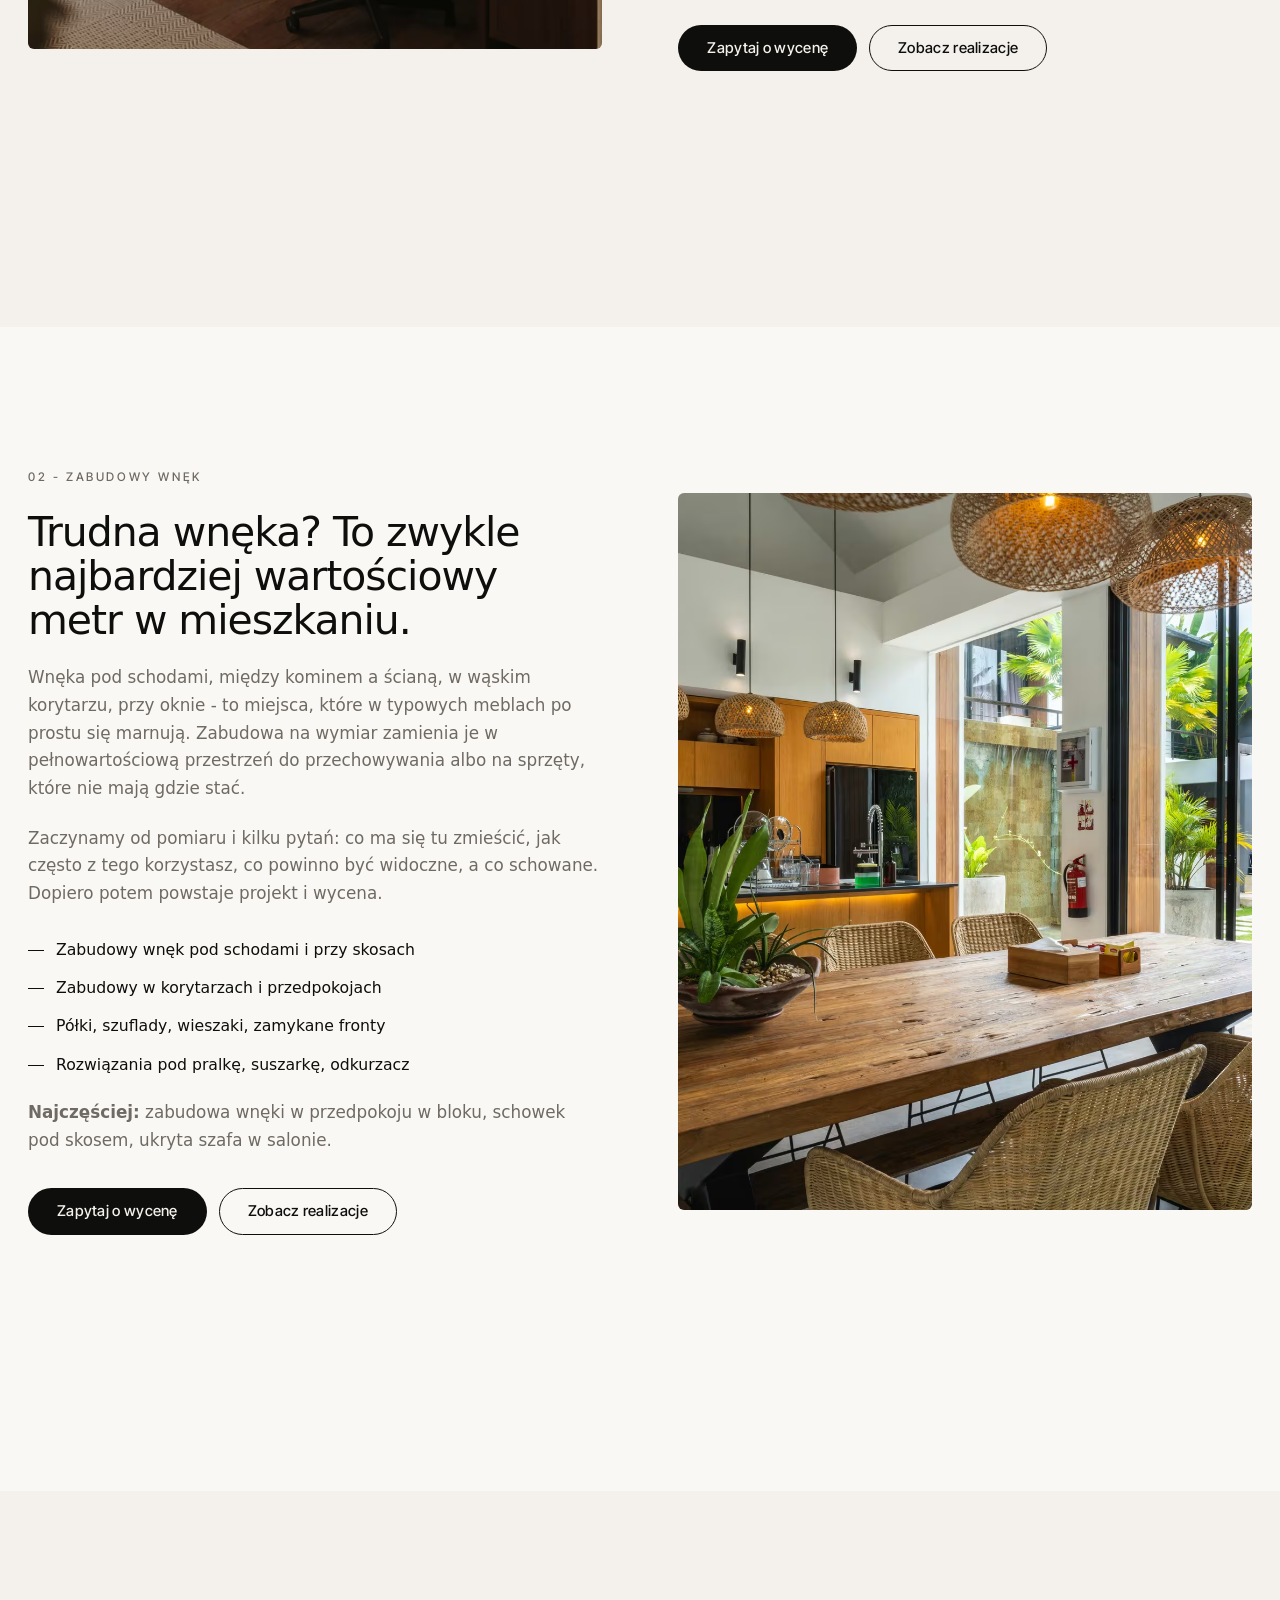
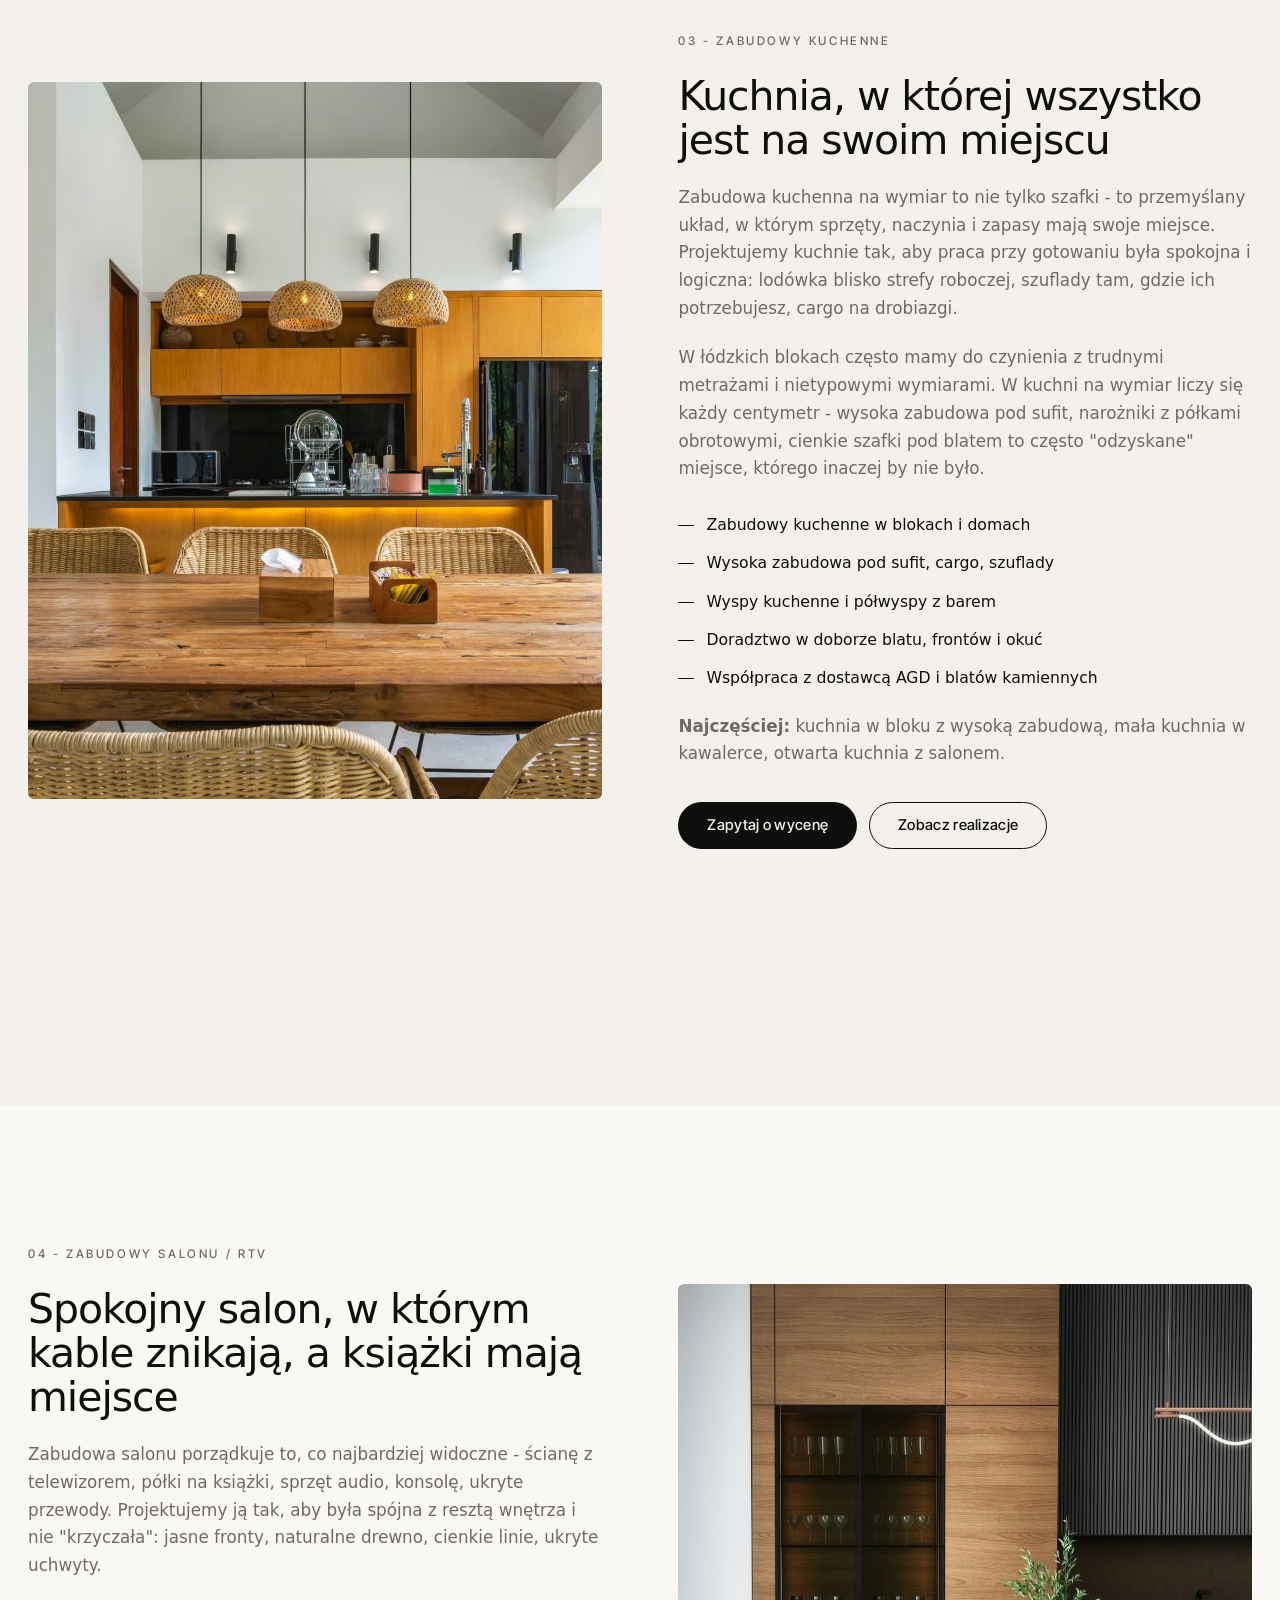
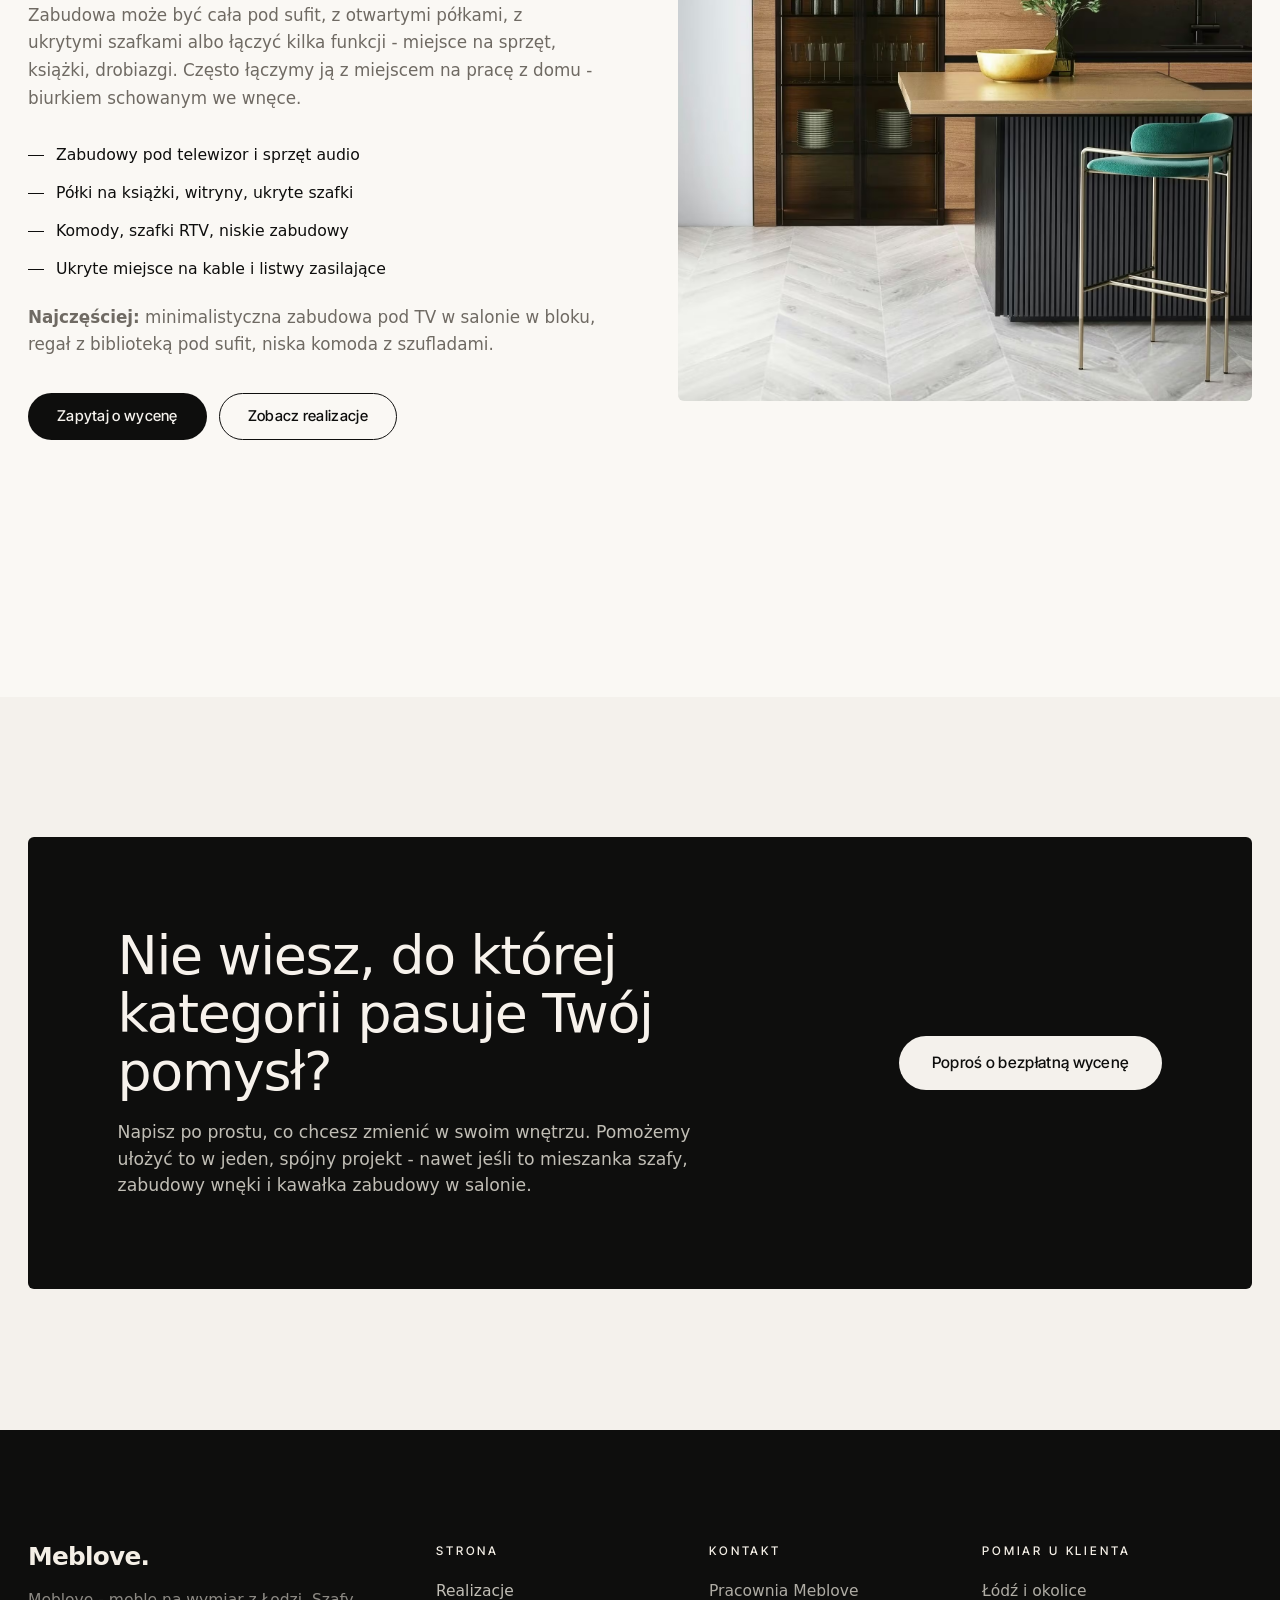
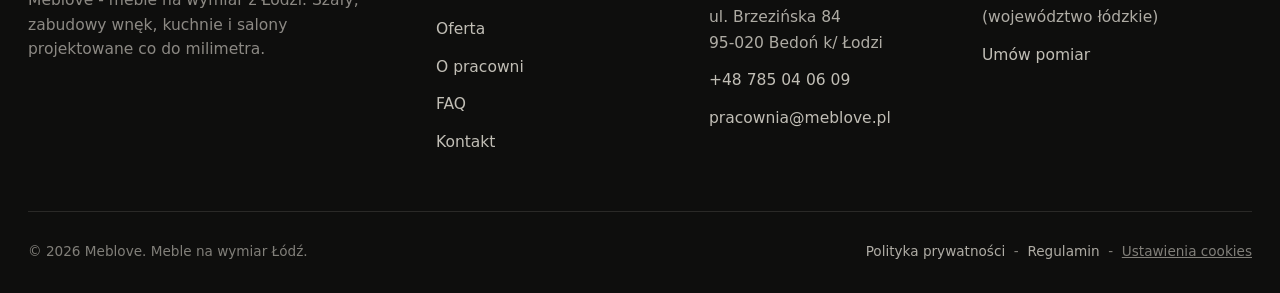
<file: oferta.html>
<!DOCTYPE html>
<html lang="pl">
<head>
  <meta charset="UTF-8" />
  <script>document.documentElement.classList.add("js")</script>
  <meta name="viewport" content="width=device-width, initial-scale=1.0" />
  <title>Oferta - szafy na wymiar, zabudowy wnęk, kuchnie | Meblove Łódź</title>
  <meta name="description" content="Oferta Meblove: szafy na wymiar, zabudowy wnęk, zabudowy kuchenne i salonu / RTV. Meble na wymiar Łódź - projekt, produkcja i montaż w jednej pracowni." />
  <meta name="theme-color" content="#0E0E0D" />
  <link rel="icon" href="assets/favicon.svg" type="image/svg+xml" />
  <link rel="preconnect" href="https://api.fontshare.com" />
  <link rel="preconnect" href="https://fonts.googleapis.com" />
  <link rel="preconnect" href="https://fonts.gstatic.com" crossorigin />
  <link href="https://api.fontshare.com/v2/css?f[]=satoshi@300,400,500,600,700&display=swap" rel="stylesheet" />
  <link href="https://fonts.googleapis.com/css2?family=Inter+Tight:wght@300;400;500;600;700&display=swap" rel="stylesheet" />
  <link rel="stylesheet" href="style.css" />
  <meta name="robots" content="index, follow, max-image-preview:large, max-snippet:-1, max-video-preview:-1" />
  <meta name="author" content="Meblove" />
  <link rel="canonical" href="https://meblove.pl/oferta" />
  <meta property="og:url" content="https://meblove.pl/oferta" />
  <meta property="og:type" content="website" />
  <meta property="og:locale" content="pl_PL" />
  <meta property="og:site_name" content="Meblove" />
  <meta property="og:title" content="Oferta - szafy na wymiar, zabudowy wnęk, kuchnie | Meblove Łódź" />
  <meta property="og:description" content="Oferta Meblove: szafy na wymiar, zabudowy wnęk, zabudowy kuchenne i salonu / RTV. Meble na wymiar Łódź - projekt, produkcja i montaż w jednej pracowni." />
  <meta property="og:image" content="https://meblove.pl/photos/szafa-sypialnia.webp" />
  <meta property="og:image:width" content="1600" />
  <meta property="og:image:height" content="1067" />
  <meta name="twitter:card" content="summary_large_image" />
  <meta name="twitter:title" content="Oferta - szafy na wymiar, zabudowy wnęk, kuchnie | Meblove Łódź" />
  <meta name="twitter:description" content="Oferta Meblove: szafy na wymiar, zabudowy wnęk, zabudowy kuchenne i salonu / RTV. Meble na wymiar Łódź - projekt, produkcja i montaż w jednej pracowni." />
  <meta name="twitter:image" content="https://meblove.pl/photos/szafa-sypialnia.webp" />
  <link rel="alternate" hreflang="pl-PL" href="https://meblove.pl/oferta" />
  <link rel="alternate" hreflang="x-default" href="https://meblove.pl/oferta" />
</head>
<body>

  <header class="nav" role="banner">
    <div class="container nav__inner">
      <a href="index.html" class="nav__logo" aria-label="Meblove - strona główna">
        <span class="nav__logo-mark">Meblove<span class="nav__logo-dot" aria-hidden="true">.</span></span>
      </a>
      <nav aria-label="Główna nawigacja">
        <ul class="nav__links">
          <li><a class="nav__link" data-page="realizacje"  href="realizacje.html">Realizacje</a></li>
          <li><a class="nav__link" data-page="oferta"      href="oferta.html">Oferta</a></li>
          <li><a class="nav__link" data-page="o-pracowni"  href="o-pracowni.html">O pracowni</a></li>
          <li><a class="nav__link" data-page="faq"         href="faq.html">FAQ</a></li>
          <li><a class="nav__link" data-page="kontakt"     href="kontakt.html">Kontakt</a></li>
          <li><a class="btn btn--primary nav__cta" href="kontakt.html">Bezpłatna wycena</a></li>
        </ul>
      </nav>
      <button class="nav__burger" aria-label="Otwórz menu" aria-expanded="false"><span></span><span></span><span></span></button>
      <div class="nav__drawer" role="dialog" aria-label="Menu mobilne">
        <a class="nav__link" href="realizacje.html">Realizacje</a>
        <a class="nav__link" href="oferta.html">Oferta</a>
        <a class="nav__link" href="o-pracowni.html">O pracowni</a>
        <a class="nav__link" href="faq.html">FAQ</a>
        <a class="nav__link" href="kontakt.html">Kontakt</a>
        <a class="btn btn--primary" href="kontakt.html">Bezpłatna wycena</a>
      </div>
    </div>
  </header>

  <section class="subhero">
    <div class="container subhero__inner">
      <span class="eyebrow reveal">Oferta</span>
      <h1 class="reveal delay-1">Co możemy dla Ciebie zrobić?</h1>
      <p class="lead reveal delay-2">Specjalizujemy się w meblach na wymiar - od szaf wnękowych, przez zabudowy kuchenne, po zabudowy salonu. Projektujemy tak, aby maksymalnie wykorzystać przestrzeń i dopasować meble do Twojego stylu życia.</p>
    </div>
  </section>

  <section class="section" id="szafy">
    <div class="container">
      <article class="offer-block reveal">
        <div class="offer-block__media">
          <picture>
            <source srcset="photos/szafa-przedpokoj.avif" type="image/avif" />
            <source srcset="photos/szafa-przedpokoj.webp" type="image/webp" />
            <img src="photos/szafa-przedpokoj.webp" alt="" loading="eager" decoding="async" />
          </picture>
        </div>
        <div class="offer-block__body">
          <span class="eyebrow">01 - Szafy na wymiar</span>
          <h2>Szafy, które pasują tam, gdzie zwykła nie wejdzie</h2>
          <p>Szafy na wymiar projektujemy z myślą o trudnych miejscach - wąskich korytarzach, niskich wnękach, skosach poddasza. Każdy centymetr ma znaczenie, więc zaczynamy od dokładnego pomiaru i rozmowy o tym, co tak naprawdę ma się w szafie zmieścić.</p>
          <p>Wiemy, że w małym mieszkaniu w Łodzi jedna dobrze zaprojektowana szafa potrafi zastąpić kilka szafek, komód i otwartych wieszaków. Wnętrze projektujemy pod Twoje ubrania, pościel, pudełka, walizki - a nie pod katalogowy szablon.</p>
          <ul class="offer-block__list">
            <li>Szafy przesuwne, otwierane i wnękowe</li>
            <li>Garderoby otwarte i zamknięte</li>
            <li>Szafy do sypialni, przedpokoju i pokoju dziecka</li>
            <li>Fronty: drewno, lakier matowy, ryflowane, lustro</li>
            <li>Akcesoria: ciche domyki, wysuwane wieszaki, oświetlenie LED</li>
          </ul>
          <p class="muted"><strong>Najczęściej:</strong> szafa wnękowa w przedpokoju, garderoba w sypialni, szafa pod skosem na poddaszu.</p>
          <div class="offer-block__cta">
            <a class="btn btn--primary" href="kontakt.html">Zapytaj o wycenę</a>
            <a class="btn btn--ghost" href="realizacje.html">Zobacz realizacje</a>
          </div>
        </div>
      </article>
    </div>
  </section>

  <section class="section section--soft" id="wneki">
    <div class="container">
      <article class="offer-block offer-block--reverse reveal">
        <div class="offer-block__media">
          <picture>
            <source srcset="photos/zabudowa-wneki.avif" type="image/avif" />
            <source srcset="photos/zabudowa-wneki.webp" type="image/webp" />
            <img src="photos/zabudowa-wneki.webp" alt="" loading="eager" decoding="async" />
          </picture>
        </div>
        <div class="offer-block__body">
          <span class="eyebrow">02 - Zabudowy wnęk</span>
          <h2>Trudna wnęka? To zwykle najbardziej wartościowy metr w mieszkaniu.</h2>
          <p>Wnęka pod schodami, między kominem a ścianą, w wąskim korytarzu, przy oknie - to miejsca, które w typowych meblach po prostu się marnują. Zabudowa na wymiar zamienia je w pełnowartościową przestrzeń do przechowywania albo na sprzęty, które nie mają gdzie stać.</p>
          <p>Zaczynamy od pomiaru i kilku pytań: co ma się tu zmieścić, jak często z tego korzystasz, co powinno być widoczne, a co schowane. Dopiero potem powstaje projekt i wycena.</p>
          <ul class="offer-block__list">
            <li>Zabudowy wnęk pod schodami i przy skosach</li>
            <li>Zabudowy w korytarzach i przedpokojach</li>
            <li>Półki, szuflady, wieszaki, zamykane fronty</li>
            <li>Rozwiązania pod pralkę, suszarkę, odkurzacz</li>
          </ul>
          <p class="muted"><strong>Najczęściej:</strong> zabudowa wnęki w przedpokoju w bloku, schowek pod skosem, ukryta szafa w salonie.</p>
          <div class="offer-block__cta">
            <a class="btn btn--primary" href="kontakt.html">Zapytaj o wycenę</a>
            <a class="btn btn--ghost" href="realizacje.html">Zobacz realizacje</a>
          </div>
        </div>
      </article>
    </div>
  </section>

  <section class="section" id="kuchnie">
    <div class="container">
      <article class="offer-block reveal">
        <div class="offer-block__media">
          <picture>
            <source srcset="photos/zabudowa-kuchenna.avif" type="image/avif" />
            <source srcset="photos/zabudowa-kuchenna.webp" type="image/webp" />
            <img src="photos/zabudowa-kuchenna.webp" alt="" loading="eager" decoding="async" />
          </picture>
        </div>
        <div class="offer-block__body">
          <span class="eyebrow">03 - Zabudowy kuchenne</span>
          <h2>Kuchnia, w której wszystko jest na swoim miejscu</h2>
          <p>Zabudowa kuchenna na wymiar to nie tylko szafki - to przemyślany układ, w którym sprzęty, naczynia i zapasy mają swoje miejsce. Projektujemy kuchnie tak, aby praca przy gotowaniu była spokojna i logiczna: lodówka blisko strefy roboczej, szuflady tam, gdzie ich potrzebujesz, cargo na drobiazgi.</p>
          <p>W łódzkich blokach często mamy do czynienia z trudnymi metrażami i nietypowymi wymiarami. W kuchni na wymiar liczy się każdy centymetr - wysoka zabudowa pod sufit, narożniki z półkami obrotowymi, cienkie szafki pod blatem to często "odzyskane" miejsce, którego inaczej by nie było.</p>
          <ul class="offer-block__list">
            <li>Zabudowy kuchenne w blokach i domach</li>
            <li>Wysoka zabudowa pod sufit, cargo, szuflady</li>
            <li>Wyspy kuchenne i półwyspy z barem</li>
            <li>Doradztwo w doborze blatu, frontów i okuć</li>
            <li>Współpraca z dostawcą AGD i blatów kamiennych</li>
          </ul>
          <p class="muted"><strong>Najczęściej:</strong> kuchnia w bloku z wysoką zabudową, mała kuchnia w kawalerce, otwarta kuchnia z salonem.</p>
          <div class="offer-block__cta">
            <a class="btn btn--primary" href="kontakt.html">Zapytaj o wycenę</a>
            <a class="btn btn--ghost" href="realizacje.html">Zobacz realizacje</a>
          </div>
        </div>
      </article>
    </div>
  </section>

  <section class="section section--soft" id="salon">
    <div class="container">
      <article class="offer-block offer-block--reverse reveal">
        <div class="offer-block__media">
          <picture>
            <source srcset="photos/hero-salon.avif" type="image/avif" />
            <source srcset="photos/hero-salon.webp" type="image/webp" />
            <img src="photos/hero-salon.webp" alt="" loading="eager" decoding="async" />
          </picture>
        </div>
        <div class="offer-block__body">
          <span class="eyebrow">04 - Zabudowy salonu / RTV</span>
          <h2>Spokojny salon, w którym kable znikają, a książki mają miejsce</h2>
          <p>Zabudowa salonu porządkuje to, co najbardziej widoczne - ścianę z telewizorem, półki na książki, sprzęt audio, konsolę, ukryte przewody. Projektujemy ją tak, aby była spójna z resztą wnętrza i nie "krzyczała": jasne fronty, naturalne drewno, cienkie linie, ukryte uchwyty.</p>
          <p>Zabudowa może być cała pod sufit, z otwartymi półkami, z ukrytymi szafkami albo łączyć kilka funkcji - miejsce na sprzęt, książki, drobiazgi. Często łączymy ją z miejscem na pracę z domu - biurkiem schowanym we wnęce.</p>
          <ul class="offer-block__list">
            <li>Zabudowy pod telewizor i sprzęt audio</li>
            <li>Półki na książki, witryny, ukryte szafki</li>
            <li>Komody, szafki RTV, niskie zabudowy</li>
            <li>Ukryte miejsce na kable i listwy zasilające</li>
          </ul>
          <p class="muted"><strong>Najczęściej:</strong> minimalistyczna zabudowa pod TV w salonie w bloku, regał z biblioteką pod sufit, niska komoda z szufladami.</p>
          <div class="offer-block__cta">
            <a class="btn btn--primary" href="kontakt.html">Zapytaj o wycenę</a>
            <a class="btn btn--ghost" href="realizacje.html">Zobacz realizacje</a>
          </div>
        </div>
      </article>
    </div>
  </section>

  <section class="section">
    <div class="container">
      <div class="cta-banner reveal">
        <div>
          <h2>Nie wiesz, do której kategorii pasuje Twój pomysł?</h2>
          <p>Napisz po prostu, co chcesz zmienić w swoim wnętrzu. Pomożemy ułożyć to w jeden, spójny projekt - nawet jeśli to mieszanka szafy, zabudowy wnęki i kawałka zabudowy w salonie.</p>
        </div>
        <a class="btn btn--light btn--lg" href="kontakt.html">Poproś o bezpłatną wycenę</a>
      </div>
    </div>
  </section>

  <footer class="footer" role="contentinfo">
    <div class="container">
      <div class="footer__top">
        <div class="footer__brand">
          <span class="nav__logo-mark">Meblove<span class="nav__logo-dot" aria-hidden="true">.</span></span>
          <p>Meblove - meble na wymiar z Łodzi. Szafy, zabudowy wnęk, kuchnie i salony projektowane co do milimetra.</p>
        </div>
        <div class="footer__col">
          <h5>Strona</h5>
          <ul>
            <li><a href="realizacje.html">Realizacje</a></li>
            <li><a href="oferta.html">Oferta</a></li>
            <li><a href="o-pracowni.html">O pracowni</a></li>
            <li><a href="faq.html">FAQ</a></li>
            <li><a href="kontakt.html">Kontakt</a></li>
          </ul>
        </div>
        <div class="footer__col">
          <h5>Kontakt</h5>
          <ul>
            <li>Pracownia Meblove<br/>ul. Brzezińska 84<br/>95-020 Bedoń k/&nbsp;Łodzi</li>
            <li><a href="tel:+48785040609">+48 785 04 06 09</a></li>
            <li><a href="mailto:pracownia@meblove.pl">pracownia@meblove.pl</a></li>
          </ul>
        </div>
        <div class="footer__col">
          <h5>Pomiar u klienta</h5>
          <ul>
            <li>Łódź i okolice<br/>(województwo łódzkie)</li>
            <li><a href="kontakt.html">Umów pomiar</a></li>
          </ul>
        </div>
      </div>
      <div class="footer__bottom">
        <span>© <span id="year">2025</span> Meblove. Meble na wymiar Łódź.</span>
        <span><a href="polityka-prywatnosci.html">Polityka prywatności</a> &nbsp;-&nbsp; <a href="regulamin.html">Regulamin</a> &nbsp;-&nbsp; <button type="button" class="cookie__settings-link" data-cookie-settings>Ustawienia cookies</button></span>
      </div>
    </div>
  </footer>

  <script src="main.js" defer></script>
</body>
</html>
</file>
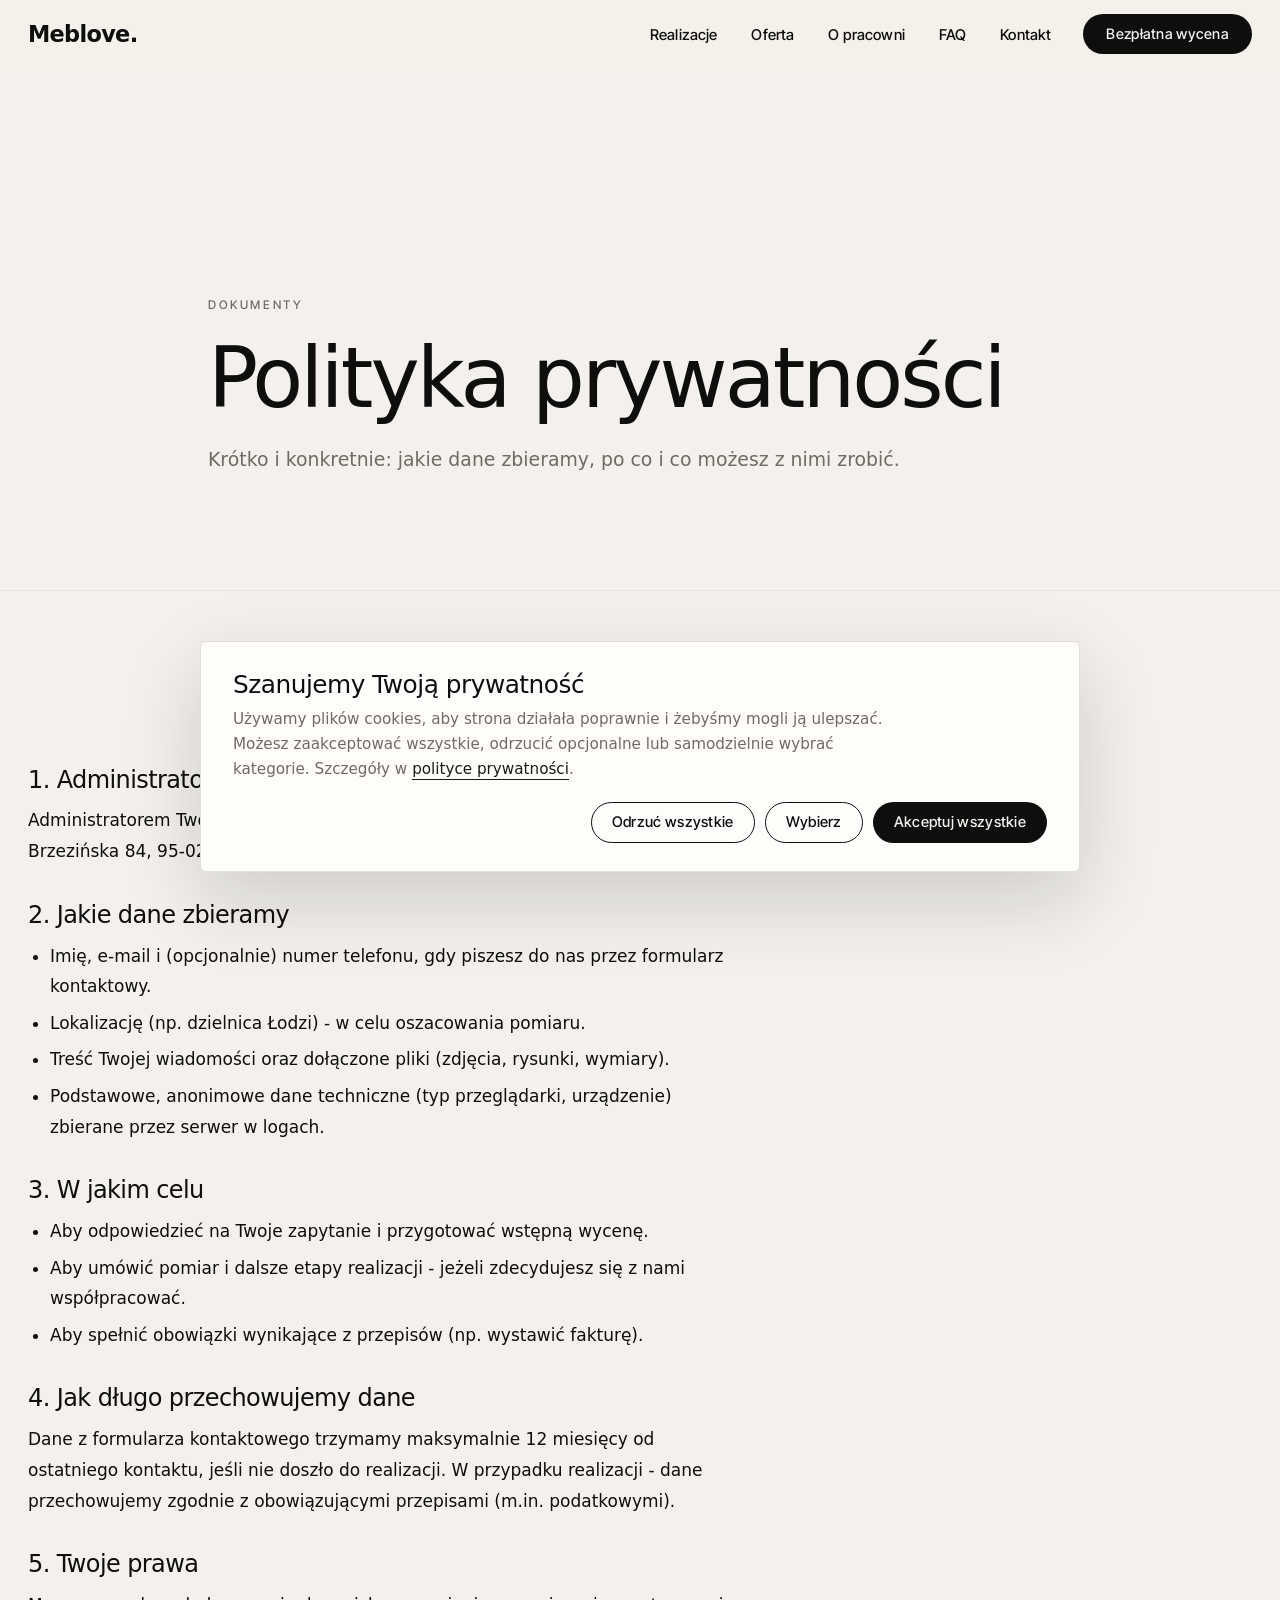
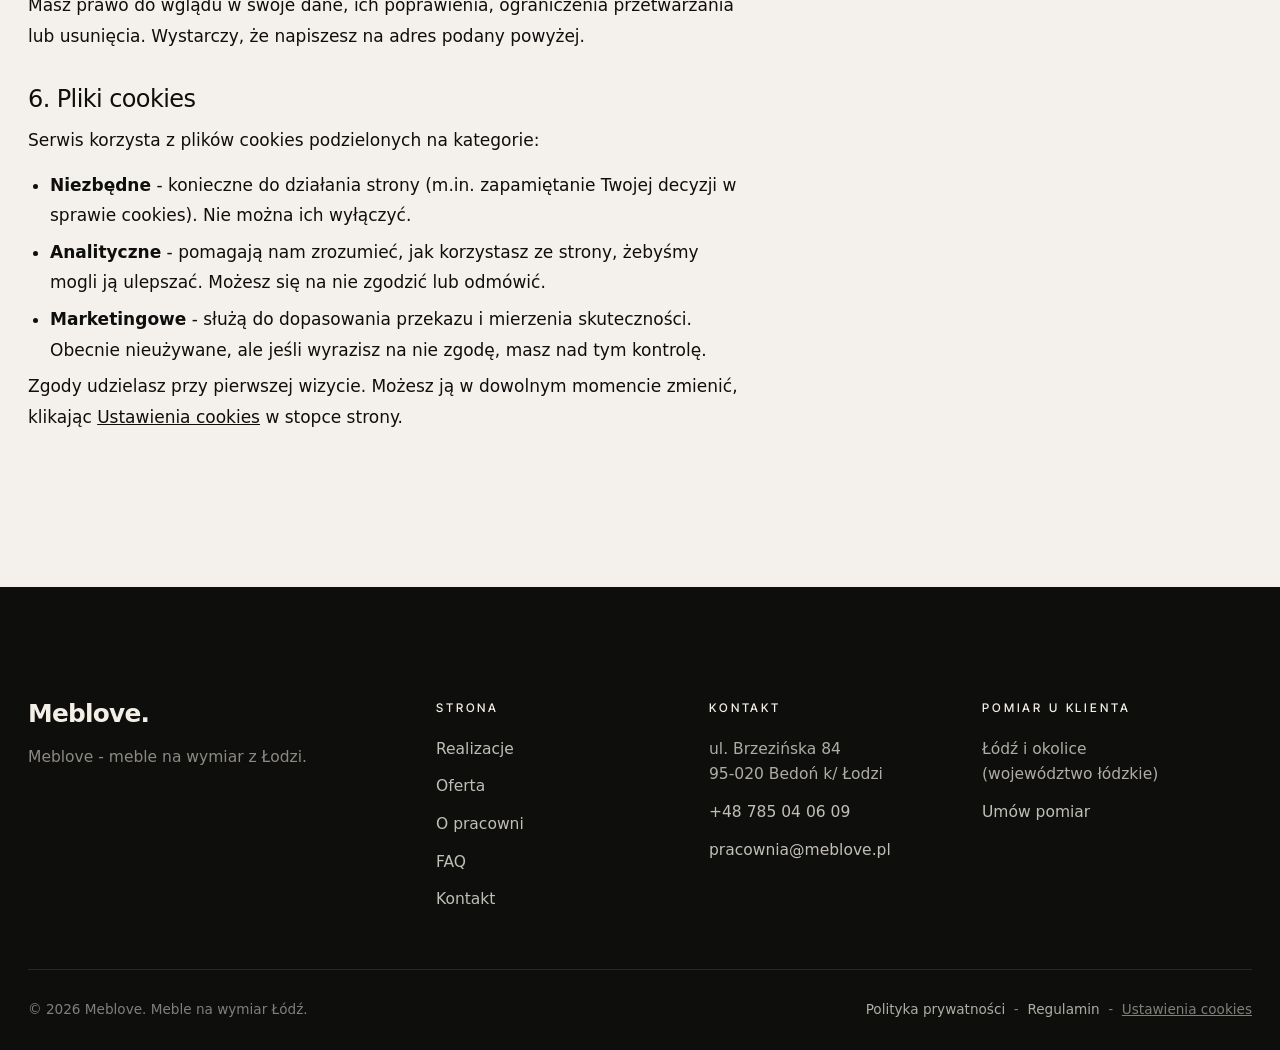
<file: polityka-prywatnosci.html>
<!DOCTYPE html>
<html lang="pl">
<head>
  <meta charset="UTF-8" />
  <script>document.documentElement.classList.add("js")</script>
  <meta name="viewport" content="width=device-width, initial-scale=1.0" />
  <title>Polityka prywatności | Meblove</title>
  <meta name="description" content="Polityka prywatności serwisu Meblove - w jaki sposób przetwarzamy dane kontaktowe osób piszących do pracowni." />
  <meta name="theme-color" content="#0E0E0D" />
  <meta name="robots" content="noindex,follow" />
  <link rel="icon" href="assets/favicon.svg" type="image/svg+xml" />
  <link rel="preconnect" href="https://api.fontshare.com" />
  <link rel="preconnect" href="https://fonts.googleapis.com" />
  <link rel="preconnect" href="https://fonts.gstatic.com" crossorigin />
  <link href="https://api.fontshare.com/v2/css?f[]=satoshi@300,400,500,600,700&display=swap" rel="stylesheet" />
  <link href="https://fonts.googleapis.com/css2?family=Inter+Tight:wght@300;400;500;600;700&display=swap" rel="stylesheet" />
  <link rel="stylesheet" href="style.css" />
  <meta name="author" content="Meblove" />
  <link rel="canonical" href="https://meblove.pl/polityka-prywatnosci" />
  <meta property="og:url" content="https://meblove.pl/polityka-prywatnosci" />
  <meta property="og:type" content="website" />
  <meta property="og:locale" content="pl_PL" />
  <meta property="og:site_name" content="Meblove" />
  <meta property="og:title" content="Polityka prywatności | Meblove" />
  <meta property="og:description" content="Polityka prywatności serwisu Meblove - w jaki sposób przetwarzamy dane kontaktowe osób piszących do pracowni." />
  <meta property="og:image" content="https://meblove.pl/photos/hero-salon.webp" />
  <meta property="og:image:width" content="1600" />
  <meta property="og:image:height" content="1067" />
  <meta name="twitter:card" content="summary_large_image" />
  <meta name="twitter:title" content="Polityka prywatności | Meblove" />
  <meta name="twitter:description" content="Polityka prywatności serwisu Meblove - w jaki sposób przetwarzamy dane kontaktowe osób piszących do pracowni." />
  <meta name="twitter:image" content="https://meblove.pl/photos/hero-salon.webp" />
  <link rel="alternate" hreflang="pl-PL" href="https://meblove.pl/polityka-prywatnosci" />
  <link rel="alternate" hreflang="x-default" href="https://meblove.pl/polityka-prywatnosci" />
</head>
<body>

  <header class="nav" role="banner">
    <div class="container nav__inner">
      <a href="index.html" class="nav__logo" aria-label="Meblove - strona główna">
        <span class="nav__logo-mark">Meblove<span class="nav__logo-dot" aria-hidden="true">.</span></span>
      </a>
      <nav aria-label="Główna nawigacja">
        <ul class="nav__links">
          <li><a class="nav__link" data-page="realizacje"  href="realizacje.html">Realizacje</a></li>
          <li><a class="nav__link" data-page="oferta"      href="oferta.html">Oferta</a></li>
          <li><a class="nav__link" data-page="o-pracowni"  href="o-pracowni.html">O pracowni</a></li>
          <li><a class="nav__link" data-page="faq"         href="faq.html">FAQ</a></li>
          <li><a class="nav__link" data-page="kontakt"     href="kontakt.html">Kontakt</a></li>
          <li><a class="btn btn--primary nav__cta" href="kontakt.html">Bezpłatna wycena</a></li>
        </ul>
      </nav>
      <button class="nav__burger" aria-label="Otwórz menu" aria-expanded="false"><span></span><span></span><span></span></button>
      <div class="nav__drawer" role="dialog" aria-label="Menu mobilne">
        <a class="nav__link" href="realizacje.html">Realizacje</a>
        <a class="nav__link" href="oferta.html">Oferta</a>
        <a class="nav__link" href="o-pracowni.html">O pracowni</a>
        <a class="nav__link" href="faq.html">FAQ</a>
        <a class="nav__link" href="kontakt.html">Kontakt</a>
        <a class="btn btn--primary" href="kontakt.html">Bezpłatna wycena</a>
      </div>
    </div>
  </header>

  <section class="subhero">
    <div class="container subhero__inner">
      <span class="eyebrow">Dokumenty</span>
      <h1>Polityka prywatności</h1>
      <p class="lead">Krótko i konkretnie: jakie dane zbieramy, po co i co możesz z nimi zrobić.</p>
    </div>
  </section>

  <section class="section">
    <div class="container">
      <article class="prose">
        <h2>1. Administrator danych</h2>
        <p>Administratorem Twoich danych osobowych jest pracownia stolarska <strong>Meblove</strong>, ul. Brzezińska 84, 95-020 Bedoń k/&nbsp;Łodzi. Kontakt: <a href="mailto:pracownia@meblove.pl">pracownia@meblove.pl</a>.</p>

        <h2>2. Jakie dane zbieramy</h2>
        <ul>
          <li>Imię, e-mail i (opcjonalnie) numer telefonu, gdy piszesz do nas przez formularz kontaktowy.</li>
          <li>Lokalizację (np. dzielnica Łodzi) - w celu oszacowania pomiaru.</li>
          <li>Treść Twojej wiadomości oraz dołączone pliki (zdjęcia, rysunki, wymiary).</li>
          <li>Podstawowe, anonimowe dane techniczne (typ przeglądarki, urządzenie) zbierane przez serwer w logach.</li>
        </ul>

        <h2>3. W jakim celu</h2>
        <ul>
          <li>Aby odpowiedzieć na Twoje zapytanie i przygotować wstępną wycenę.</li>
          <li>Aby umówić pomiar i dalsze etapy realizacji - jeżeli zdecydujesz się z nami współpracować.</li>
          <li>Aby spełnić obowiązki wynikające z przepisów (np. wystawić fakturę).</li>
        </ul>

        <h2>4. Jak długo przechowujemy dane</h2>
        <p>Dane z formularza kontaktowego trzymamy maksymalnie 12 miesięcy od ostatniego kontaktu, jeśli nie doszło do realizacji. W przypadku realizacji - dane przechowujemy zgodnie z obowiązującymi przepisami (m.in. podatkowymi).</p>

        <h2>5. Twoje prawa</h2>
        <p>Masz prawo do wglądu w swoje dane, ich poprawienia, ograniczenia przetwarzania lub usunięcia. Wystarczy, że napiszesz na adres podany powyżej.</p>

        <h2>6. Pliki cookies</h2>
        <p>Serwis korzysta z plików cookies podzielonych na kategorie:</p>
        <ul>
          <li><strong>Niezbędne</strong> - konieczne do działania strony (m.in. zapamiętanie Twojej decyzji w sprawie cookies). Nie można ich wyłączyć.</li>
          <li><strong>Analityczne</strong> - pomagają nam zrozumieć, jak korzystasz ze strony, żebyśmy mogli ją ulepszać. Możesz się na nie zgodzić lub odmówić.</li>
          <li><strong>Marketingowe</strong> - służą do dopasowania przekazu i mierzenia skuteczności. Obecnie nieużywane, ale jeśli wyrazisz na nie zgodę, masz nad tym kontrolę.</li>
        </ul>
        <p>Zgody udzielasz przy pierwszej wizycie. Możesz ją w dowolnym momencie zmienić, klikając <button type="button" class="cookie__settings-link" data-cookie-settings>Ustawienia cookies</button> w stopce strony.</p>
      </article>
    </div>
  </section>

  <footer class="footer" role="contentinfo">
    <div class="container">
      <div class="footer__top">
        <div class="footer__brand">
          <span class="nav__logo-mark">Meblove<span class="nav__logo-dot" aria-hidden="true">.</span></span>
          <p>Meblove - meble na wymiar z Łodzi.</p>
        </div>
        <div class="footer__col"><h5>Strona</h5>
          <ul>
            <li><a href="realizacje.html">Realizacje</a></li>
            <li><a href="oferta.html">Oferta</a></li>
            <li><a href="o-pracowni.html">O pracowni</a></li>
            <li><a href="faq.html">FAQ</a></li>
            <li><a href="kontakt.html">Kontakt</a></li>
          </ul>
        </div>
        <div class="footer__col"><h5>Kontakt</h5>
          <ul>
            <li>ul. Brzezińska 84<br/>95-020 Bedoń k/&nbsp;Łodzi</li>
            <li><a href="tel:+48785040609">+48 785 04 06 09</a></li>
            <li><a href="mailto:pracownia@meblove.pl">pracownia@meblove.pl</a></li>
          </ul>
        </div>
        <div class="footer__col"><h5>Pomiar u klienta</h5>
          <ul>
            <li>Łódź i okolice<br/>(województwo łódzkie)</li>
            <li><a href="kontakt.html">Umów pomiar</a></li>
          </ul>
        </div>
      </div>
      <div class="footer__bottom">
        <span>© <span id="year">2025</span> Meblove. Meble na wymiar Łódź.</span>
        <span><a href="polityka-prywatnosci.html">Polityka prywatności</a> &nbsp;-&nbsp; <a href="regulamin.html">Regulamin</a> &nbsp;-&nbsp; <button type="button" class="cookie__settings-link" data-cookie-settings>Ustawienia cookies</button></span>
      </div>
    </div>
  </footer>

  <script src="main.js" defer></script>
</body>
</html>
</file>
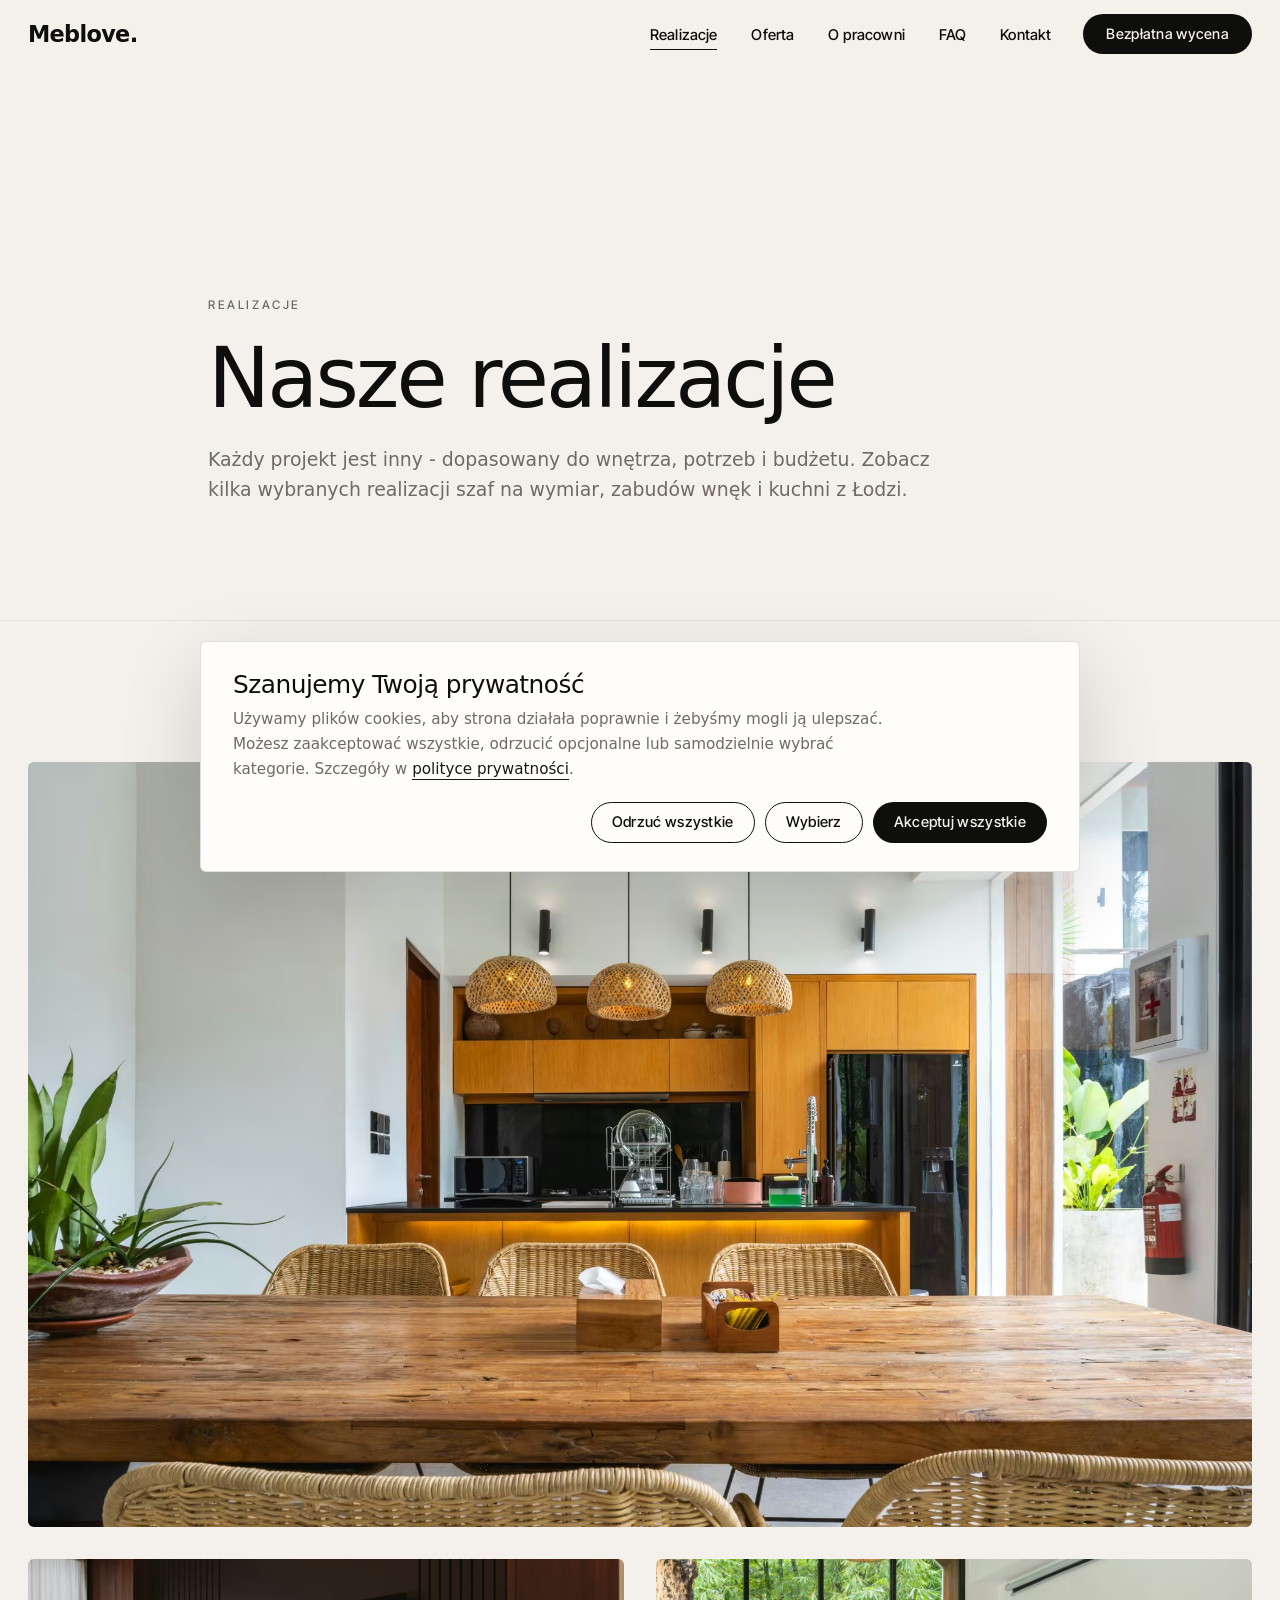
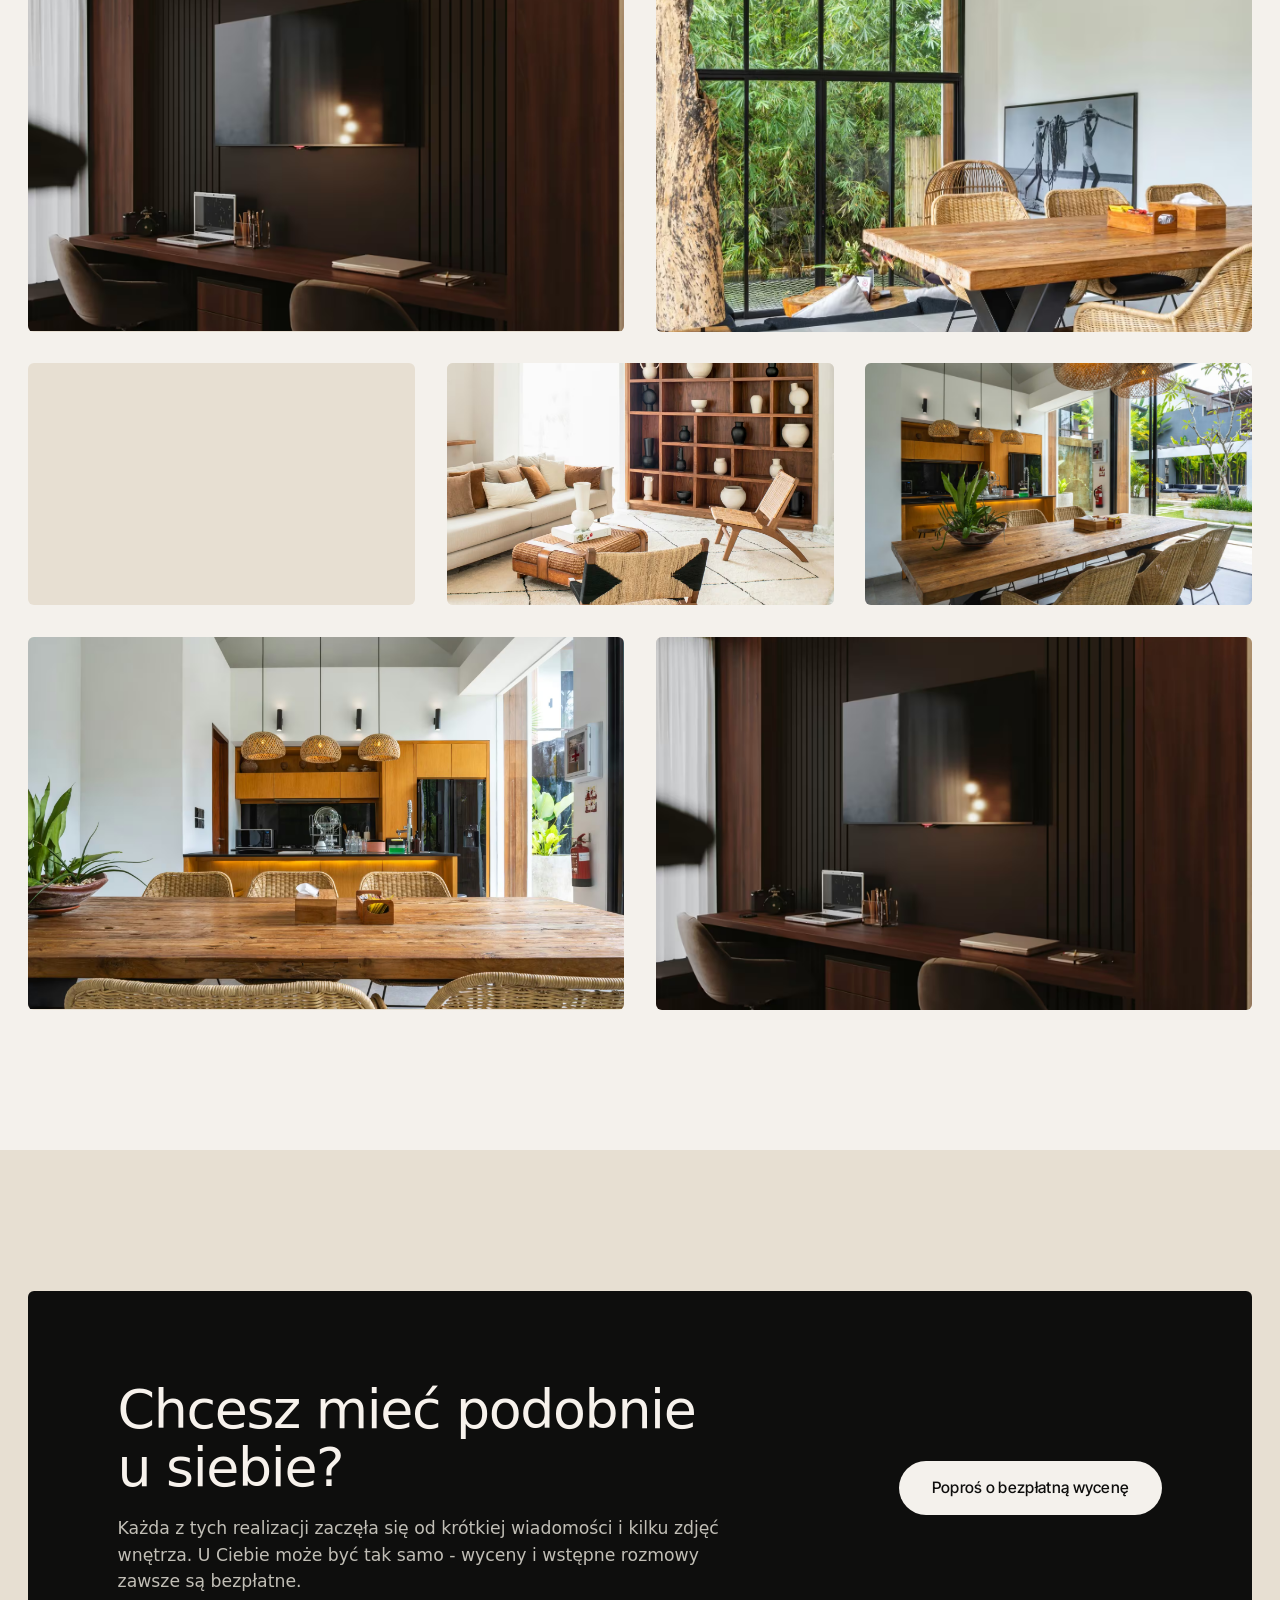
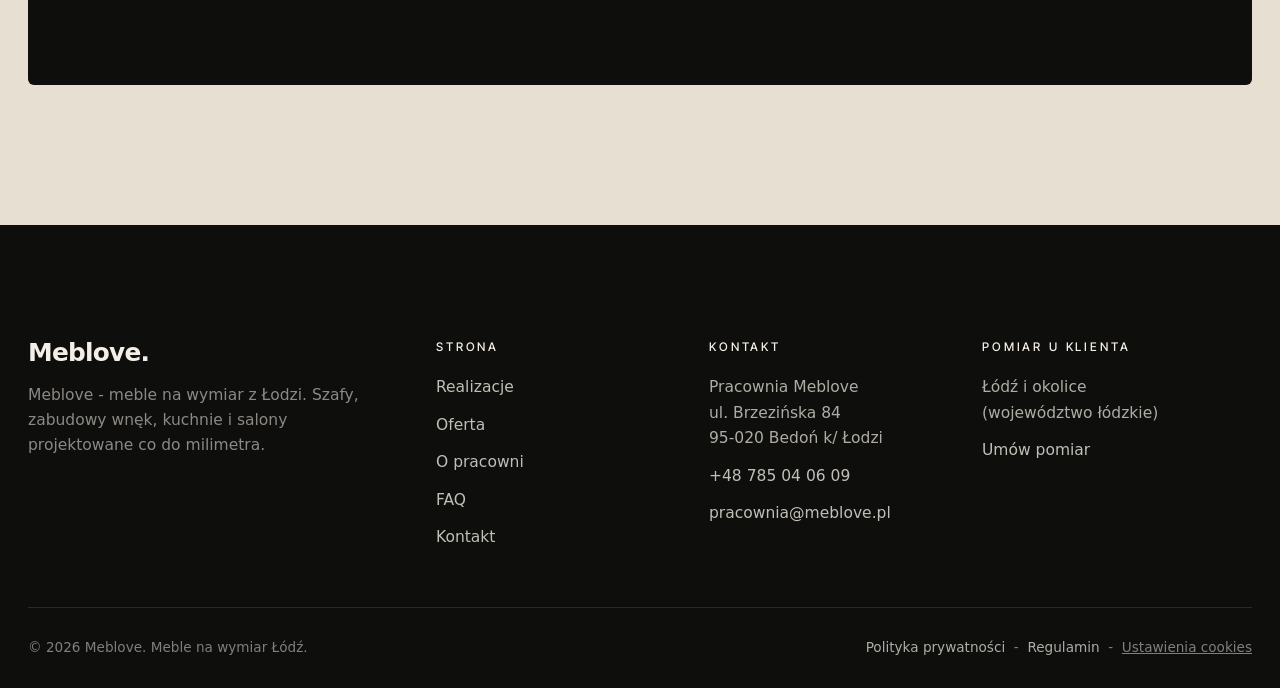
<file: realizacje.html>
<!DOCTYPE html>
<html lang="pl">
<head>
  <meta charset="UTF-8" />
  <script>document.documentElement.classList.add("js")</script>
  <meta name="viewport" content="width=device-width, initial-scale=1.0" />
  <title>Realizacje - szafy i zabudowy z Łodzi | Meblove</title>
  <meta name="description" content="Wybrane realizacje Meblove: szafy na wymiar, zabudowy wnęk, kuchnie i zabudowy salonu z różnych dzielnic Łodzi." />
  <meta name="theme-color" content="#0E0E0D" />
  <link rel="icon" href="assets/favicon.svg" type="image/svg+xml" />
  <link rel="preconnect" href="https://api.fontshare.com" />
  <link rel="preconnect" href="https://fonts.googleapis.com" />
  <link rel="preconnect" href="https://fonts.gstatic.com" crossorigin />
  <link href="https://api.fontshare.com/v2/css?f[]=satoshi@300,400,500,600,700&display=swap" rel="stylesheet" />
  <link href="https://fonts.googleapis.com/css2?family=Inter+Tight:wght@300;400;500;600;700&display=swap" rel="stylesheet" />
  <link rel="stylesheet" href="style.css" />
  <meta name="robots" content="index, follow, max-image-preview:large, max-snippet:-1, max-video-preview:-1" />
  <meta name="author" content="Meblove" />
  <link rel="canonical" href="https://meblove.pl/realizacje" />
  <meta property="og:url" content="https://meblove.pl/realizacje" />
  <meta property="og:type" content="website" />
  <meta property="og:locale" content="pl_PL" />
  <meta property="og:site_name" content="Meblove" />
  <meta property="og:title" content="Realizacje - szafy i zabudowy z Łodzi | Meblove" />
  <meta property="og:description" content="Wybrane realizacje Meblove: szafy na wymiar, zabudowy wnęk, kuchnie i zabudowy salonu z różnych dzielnic Łodzi." />
  <meta property="og:image" content="https://meblove.pl/photos/zabudowa-kuchenna.webp" />
  <meta property="og:image:width" content="1600" />
  <meta property="og:image:height" content="1067" />
  <meta name="twitter:card" content="summary_large_image" />
  <meta name="twitter:title" content="Realizacje - szafy i zabudowy z Łodzi | Meblove" />
  <meta name="twitter:description" content="Wybrane realizacje Meblove: szafy na wymiar, zabudowy wnęk, kuchnie i zabudowy salonu z różnych dzielnic Łodzi." />
  <meta name="twitter:image" content="https://meblove.pl/photos/zabudowa-kuchenna.webp" />
  <link rel="alternate" hreflang="pl-PL" href="https://meblove.pl/realizacje" />
  <link rel="alternate" hreflang="x-default" href="https://meblove.pl/realizacje" />
</head>
<body>

  <header class="nav" role="banner">
    <div class="container nav__inner">
      <a href="index.html" class="nav__logo" aria-label="Meblove - strona główna">
        <span class="nav__logo-mark">Meblove<span class="nav__logo-dot" aria-hidden="true">.</span></span>
      </a>
      <nav aria-label="Główna nawigacja">
        <ul class="nav__links">
          <li><a class="nav__link" data-page="realizacje"  href="realizacje.html">Realizacje</a></li>
          <li><a class="nav__link" data-page="oferta"      href="oferta.html">Oferta</a></li>
          <li><a class="nav__link" data-page="o-pracowni"  href="o-pracowni.html">O pracowni</a></li>
          <li><a class="nav__link" data-page="faq"         href="faq.html">FAQ</a></li>
          <li><a class="nav__link" data-page="kontakt"     href="kontakt.html">Kontakt</a></li>
          <li><a class="btn btn--primary nav__cta" href="kontakt.html">Bezpłatna wycena</a></li>
        </ul>
      </nav>
      <button class="nav__burger" aria-label="Otwórz menu" aria-expanded="false"><span></span><span></span><span></span></button>
      <div class="nav__drawer" role="dialog" aria-label="Menu mobilne">
        <a class="nav__link" href="realizacje.html">Realizacje</a>
        <a class="nav__link" href="oferta.html">Oferta</a>
        <a class="nav__link" href="o-pracowni.html">O pracowni</a>
        <a class="nav__link" href="faq.html">FAQ</a>
        <a class="nav__link" href="kontakt.html">Kontakt</a>
        <a class="btn btn--primary" href="kontakt.html">Bezpłatna wycena</a>
      </div>
    </div>
  </header>

  <section class="subhero">
    <div class="container subhero__inner">
      <span class="eyebrow reveal">Realizacje</span>
      <h1 class="reveal delay-1">Nasze realizacje</h1>
      <p class="lead reveal delay-2">Każdy projekt jest inny - dopasowany do wnętrza, potrzeb i budżetu. Zobacz kilka wybranych realizacji szaf na wymiar, zabudów wnęk i kuchni z Łodzi.</p>
    </div>
  </section>

  <section class="section">
    <div class="container">
      <div class="realizacje-grid">
        <button type="button" class="tile tile--feature reveal" data-lightbox data-alt="Zabudowa kuchenna na wymiar z wyspą i frontami bezuchwytowymi" aria-label="Pokaż większe zdjęcie">
          <div class="tile__media"><picture>
            <source srcset="photos/zabudowa-kuchenna.avif" type="image/avif" />
            <source srcset="photos/zabudowa-kuchenna.webp" type="image/webp" />
            <img src="photos/zabudowa-kuchenna.webp" alt="Zabudowa kuchenna na wymiar z wyspą i frontami bezuchwytowymi" loading="eager" decoding="async" /></picture></div>
        </button>

        <button type="button" class="tile reveal" data-lightbox data-alt="Szafa na wymiar w wąskim przedpokoju z miejscem na buty i kurtki" aria-label="Pokaż większe zdjęcie">
          <div class="tile__media"><picture>
            <source srcset="photos/szafa-przedpokoj.avif" type="image/avif" />
            <source srcset="photos/szafa-przedpokoj.webp" type="image/webp" />
            <img src="photos/szafa-przedpokoj.webp" alt="Szafa na wymiar w wąskim przedpokoju z miejscem na buty i kurtki" loading="eager" decoding="async" /></picture></div>
        </button>

        <button type="button" class="tile reveal delay-1" data-lightbox data-alt="Szafa w sypialni z drzwiami przesuwnymi i pełną zabudową pod sufit" aria-label="Pokaż większe zdjęcie">
          <div class="tile__media"><picture>
            <source srcset="photos/szafa-sypialnia.avif" type="image/avif" />
            <source srcset="photos/szafa-sypialnia.webp" type="image/webp" />
            <img src="photos/szafa-sypialnia.webp" alt="Szafa w sypialni z drzwiami przesuwnymi i pełną zabudową pod sufit" loading="eager" decoding="async" /></picture></div>
        </button>

        <button type="button" class="tile tile--third reveal" data-lightbox data-alt="Zabudowa salonu z miejscem na telewizor i półkami na książki" aria-label="Pokaż większe zdjęcie">
          <div class="tile__media"><picture>
            <source srcset="photos/zabudowa-rtv.avif" type="image/avif" />
            <source srcset="photos/zabudowa-rtv.webp" type="image/webp" />
            <img src="photos/zabudowa-rtv.webp" alt="Zabudowa salonu z miejscem na telewizor i półkami na książki" loading="eager" decoding="async" /></picture></div>
        </button>

        <button type="button" class="tile tile--third reveal delay-1" data-lightbox data-alt="Garderoba na wymiar z wieszakami, półkami i szufladami" aria-label="Pokaż większe zdjęcie">
          <div class="tile__media"><picture>
            <source srcset="photos/garderoba.avif" type="image/avif" />
            <source srcset="photos/garderoba.webp" type="image/webp" />
            <img src="photos/garderoba.webp" alt="Garderoba na wymiar z wieszakami, półkami i szufladami" loading="eager" decoding="async" /></picture></div>
        </button>

        <button type="button" class="tile tile--third reveal delay-2" data-lightbox data-alt="Zabudowa wnęki pod sufit z półkami i szufladami" aria-label="Pokaż większe zdjęcie">
          <div class="tile__media"><picture>
            <source srcset="photos/zabudowa-wneki.avif" type="image/avif" />
            <source srcset="photos/zabudowa-wneki.webp" type="image/webp" />
            <img src="photos/zabudowa-wneki.webp" alt="Zabudowa wnęki pod sufit z półkami i szufladami" loading="eager" decoding="async" /></picture></div>
        </button>

        <button type="button" class="tile reveal" data-lightbox data-alt="Zabudowa kuchenna na wymiar - jasne fronty, drewniane akcenty" aria-label="Pokaż większe zdjęcie">
          <div class="tile__media"><picture>
            <source srcset="photos/zabudowa-kuchenna.avif" type="image/avif" />
            <source srcset="photos/zabudowa-kuchenna.webp" type="image/webp" />
            <img src="photos/zabudowa-kuchenna.webp" alt="Zabudowa kuchenna na wymiar - jasne fronty, drewniane akcenty" loading="eager" decoding="async" /></picture></div>
        </button>

        <button type="button" class="tile reveal delay-1" data-lightbox data-alt="Szafa na wymiar w przedpokoju z lustrzanymi drzwiami" aria-label="Pokaż większe zdjęcie">
          <div class="tile__media"><picture>
            <source srcset="photos/szafa-przedpokoj.avif" type="image/avif" />
            <source srcset="photos/szafa-przedpokoj.webp" type="image/webp" />
            <img src="photos/szafa-przedpokoj.webp" alt="Szafa na wymiar w przedpokoju z lustrzanymi drzwiami" loading="eager" decoding="async" /></picture></div>
        </button>
      </div>
    </div>
  </section>

  <section class="section section--beige">
    <div class="container">
      <div class="cta-banner reveal">
        <div>
          <h2>Chcesz mieć podobnie u siebie?</h2>
          <p>Każda z tych realizacji zaczęła się od krótkiej wiadomości i kilku zdjęć wnętrza. U Ciebie może być tak samo - wyceny i wstępne rozmowy zawsze są bezpłatne.</p>
        </div>
        <a class="btn btn--light btn--lg" href="kontakt.html">Poproś o bezpłatną wycenę</a>
      </div>
    </div>
  </section>

  <footer class="footer" role="contentinfo">
    <div class="container">
      <div class="footer__top">
        <div class="footer__brand">
          <span class="nav__logo-mark">Meblove<span class="nav__logo-dot" aria-hidden="true">.</span></span>
          <p>Meblove - meble na wymiar z Łodzi. Szafy, zabudowy wnęk, kuchnie i salony projektowane co do milimetra.</p>
        </div>
        <div class="footer__col"><h5>Strona</h5>
          <ul>
            <li><a href="realizacje.html">Realizacje</a></li>
            <li><a href="oferta.html">Oferta</a></li>
            <li><a href="o-pracowni.html">O pracowni</a></li>
            <li><a href="faq.html">FAQ</a></li>
            <li><a href="kontakt.html">Kontakt</a></li>
          </ul>
        </div>
        <div class="footer__col"><h5>Kontakt</h5>
          <ul>
            <li>Pracownia Meblove<br/>ul. Brzezińska 84<br/>95-020 Bedoń k/&nbsp;Łodzi</li>
            <li><a href="tel:+48785040609">+48 785 04 06 09</a></li>
            <li><a href="mailto:pracownia@meblove.pl">pracownia@meblove.pl</a></li>
          </ul>
        </div>
        <div class="footer__col"><h5>Pomiar u klienta</h5>
          <ul>
            <li>Łódź i okolice<br/>(województwo łódzkie)</li>
            <li><a href="kontakt.html">Umów pomiar</a></li>
          </ul>
        </div>
      </div>
      <div class="footer__bottom">
        <span>© <span id="year">2025</span> Meblove. Meble na wymiar Łódź.</span>
        <span><a href="polityka-prywatnosci.html">Polityka prywatności</a> &nbsp;-&nbsp; <a href="regulamin.html">Regulamin</a> &nbsp;-&nbsp; <button type="button" class="cookie__settings-link" data-cookie-settings>Ustawienia cookies</button></span>
      </div>
    </div>
  </footer>

  <script src="main.js" defer></script>
</body>
</html>
</file>
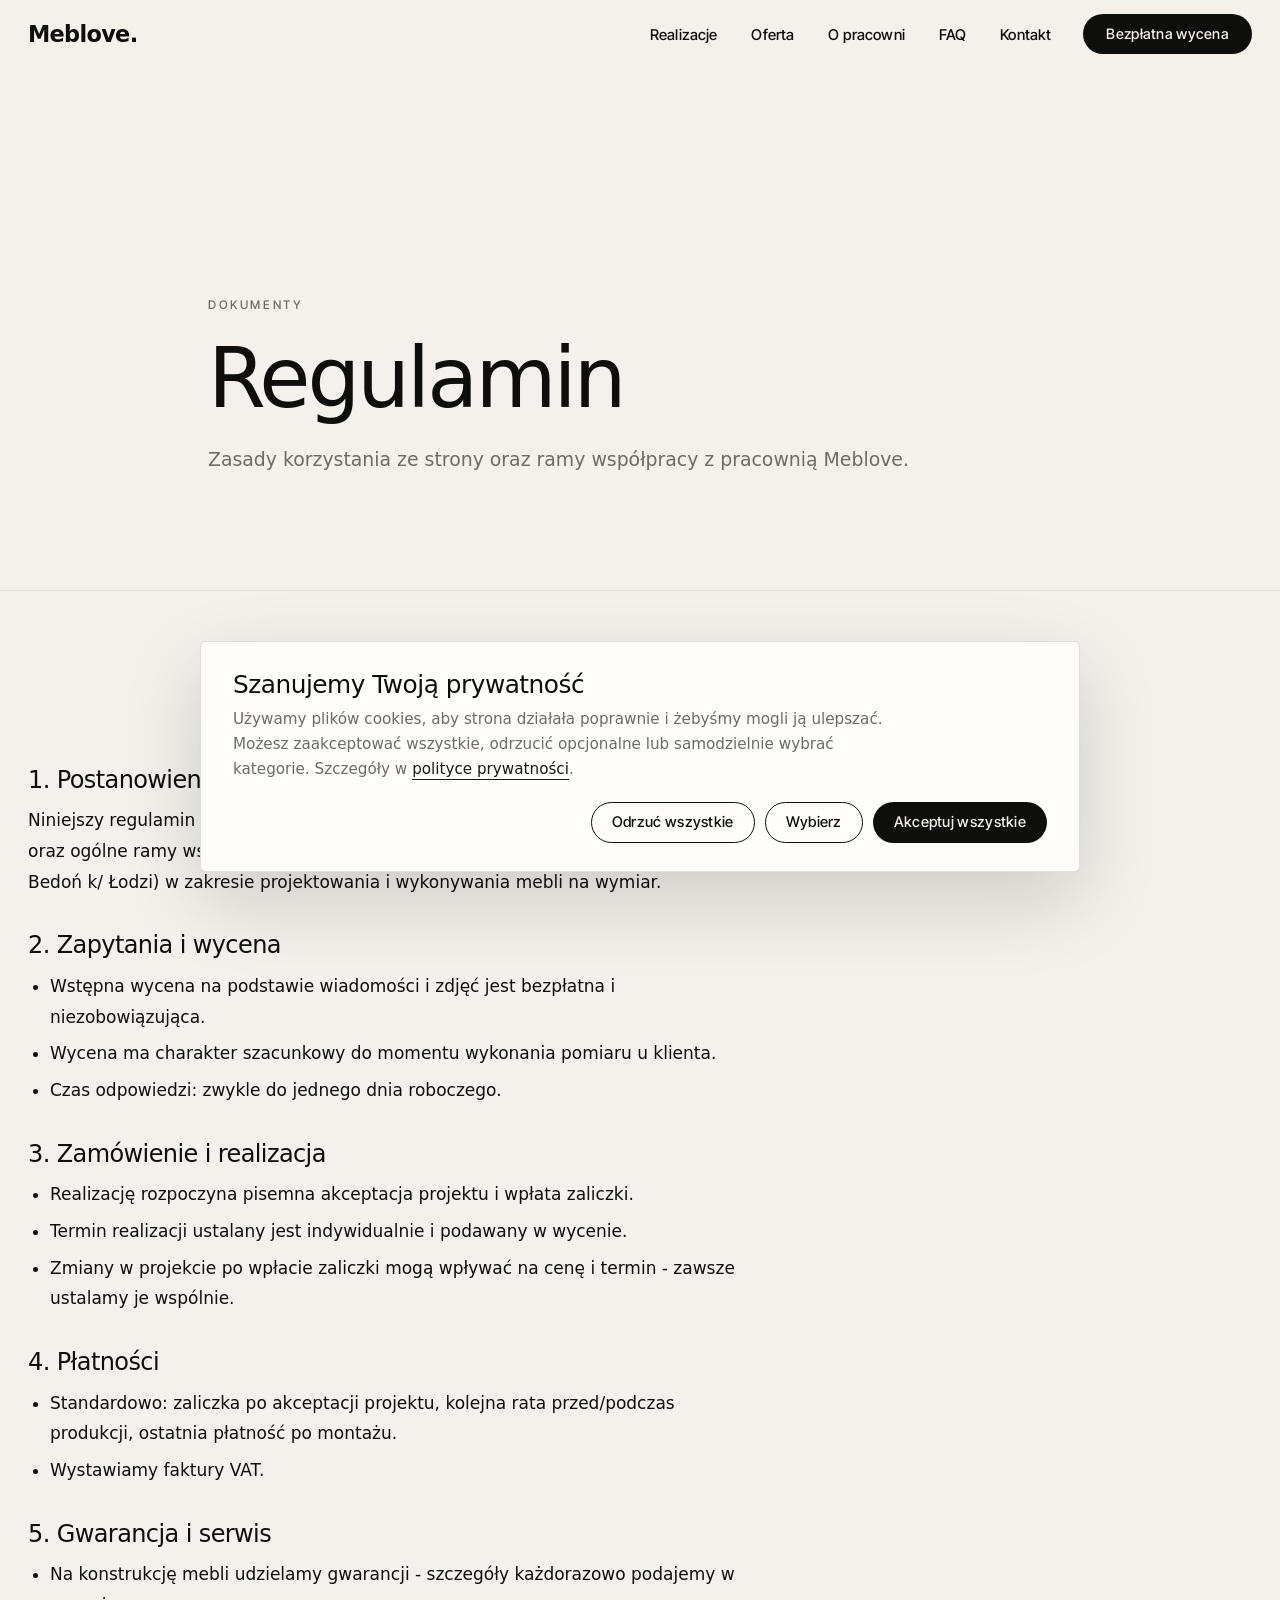
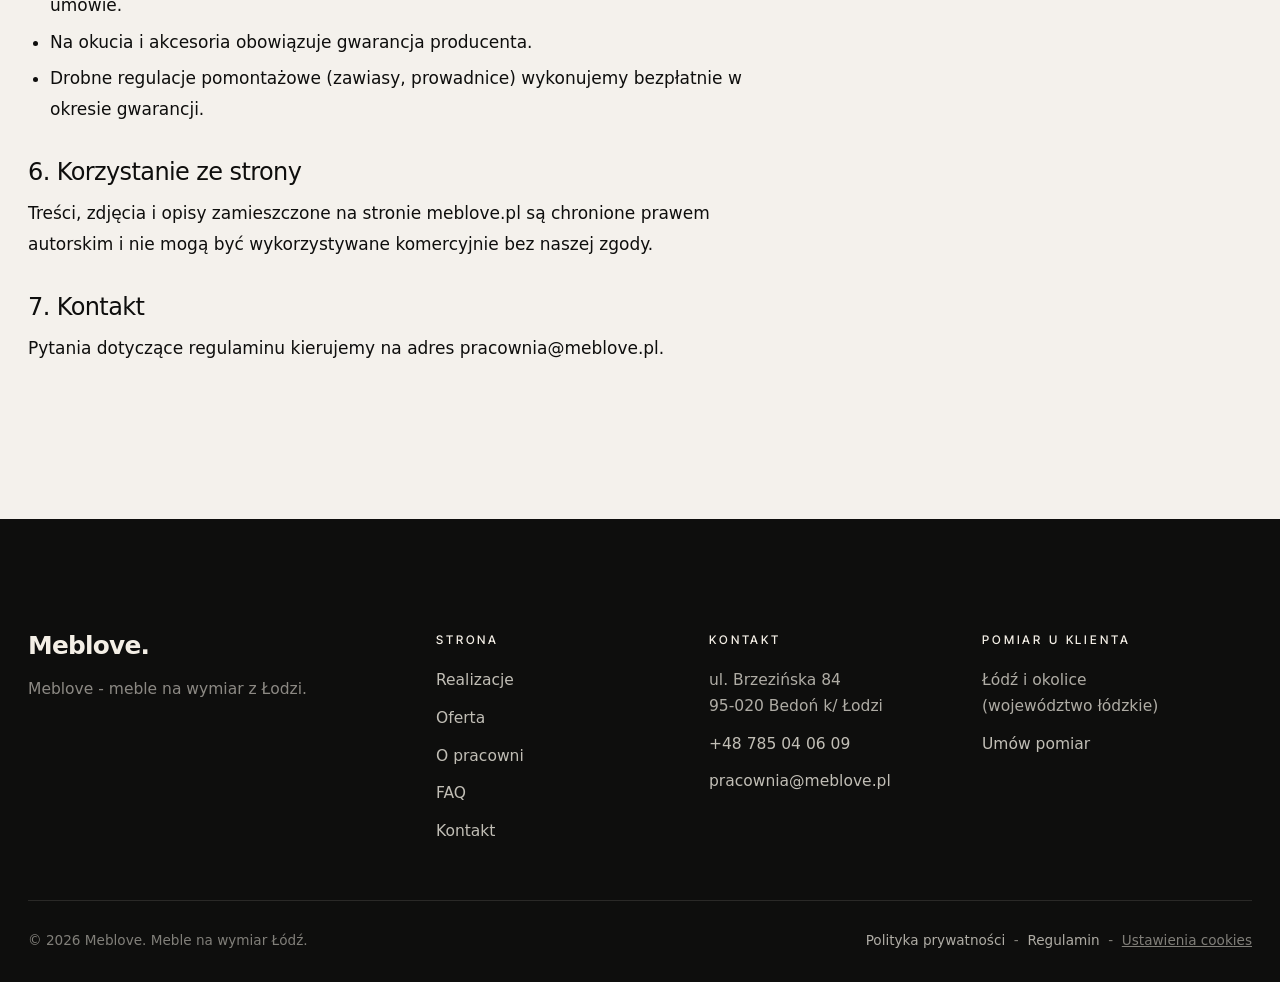
<file: regulamin.html>
<!DOCTYPE html>
<html lang="pl">
<head>
  <meta charset="UTF-8" />
  <script>document.documentElement.classList.add("js")</script>
  <meta name="viewport" content="width=device-width, initial-scale=1.0" />
  <title>Regulamin | Meblove</title>
  <meta name="description" content="Regulamin współpracy z pracownią Meblove - meble na wymiar w Łodzi." />
  <meta name="theme-color" content="#0E0E0D" />
  <meta name="robots" content="noindex,follow" />
  <link rel="icon" href="assets/favicon.svg" type="image/svg+xml" />
  <link rel="preconnect" href="https://api.fontshare.com" />
  <link rel="preconnect" href="https://fonts.googleapis.com" />
  <link rel="preconnect" href="https://fonts.gstatic.com" crossorigin />
  <link href="https://api.fontshare.com/v2/css?f[]=satoshi@300,400,500,600,700&display=swap" rel="stylesheet" />
  <link href="https://fonts.googleapis.com/css2?family=Inter+Tight:wght@300;400;500;600;700&display=swap" rel="stylesheet" />
  <link rel="stylesheet" href="style.css" />
  <meta name="author" content="Meblove" />
  <link rel="canonical" href="https://meblove.pl/regulamin" />
  <meta property="og:url" content="https://meblove.pl/regulamin" />
  <meta property="og:type" content="website" />
  <meta property="og:locale" content="pl_PL" />
  <meta property="og:site_name" content="Meblove" />
  <meta property="og:title" content="Regulamin | Meblove" />
  <meta property="og:description" content="Regulamin współpracy z pracownią Meblove - meble na wymiar w Łodzi." />
  <meta property="og:image" content="https://meblove.pl/photos/hero-salon.webp" />
  <meta property="og:image:width" content="1600" />
  <meta property="og:image:height" content="1067" />
  <meta name="twitter:card" content="summary_large_image" />
  <meta name="twitter:title" content="Regulamin | Meblove" />
  <meta name="twitter:description" content="Regulamin współpracy z pracownią Meblove - meble na wymiar w Łodzi." />
  <meta name="twitter:image" content="https://meblove.pl/photos/hero-salon.webp" />
  <link rel="alternate" hreflang="pl-PL" href="https://meblove.pl/regulamin" />
  <link rel="alternate" hreflang="x-default" href="https://meblove.pl/regulamin" />
</head>
<body>

  <header class="nav" role="banner">
    <div class="container nav__inner">
      <a href="index.html" class="nav__logo" aria-label="Meblove - strona główna">
        <span class="nav__logo-mark">Meblove<span class="nav__logo-dot" aria-hidden="true">.</span></span>
      </a>
      <nav aria-label="Główna nawigacja">
        <ul class="nav__links">
          <li><a class="nav__link" data-page="realizacje"  href="realizacje.html">Realizacje</a></li>
          <li><a class="nav__link" data-page="oferta"      href="oferta.html">Oferta</a></li>
          <li><a class="nav__link" data-page="o-pracowni"  href="o-pracowni.html">O pracowni</a></li>
          <li><a class="nav__link" data-page="faq"         href="faq.html">FAQ</a></li>
          <li><a class="nav__link" data-page="kontakt"     href="kontakt.html">Kontakt</a></li>
          <li><a class="btn btn--primary nav__cta" href="kontakt.html">Bezpłatna wycena</a></li>
        </ul>
      </nav>
      <button class="nav__burger" aria-label="Otwórz menu" aria-expanded="false"><span></span><span></span><span></span></button>
      <div class="nav__drawer" role="dialog" aria-label="Menu mobilne">
        <a class="nav__link" href="realizacje.html">Realizacje</a>
        <a class="nav__link" href="oferta.html">Oferta</a>
        <a class="nav__link" href="o-pracowni.html">O pracowni</a>
        <a class="nav__link" href="faq.html">FAQ</a>
        <a class="nav__link" href="kontakt.html">Kontakt</a>
        <a class="btn btn--primary" href="kontakt.html">Bezpłatna wycena</a>
      </div>
    </div>
  </header>

  <section class="subhero">
    <div class="container subhero__inner">
      <span class="eyebrow">Dokumenty</span>
      <h1>Regulamin</h1>
      <p class="lead">Zasady korzystania ze strony oraz ramy współpracy z pracownią Meblove.</p>
    </div>
  </section>

  <section class="section">
    <div class="container">
      <article class="prose">
        <h2>1. Postanowienia ogólne</h2>
        <p>Niniejszy regulamin określa zasady korzystania ze strony internetowej meblove.pl oraz ogólne ramy współpracy z pracownią <strong>Meblove</strong> (ul. Brzezińska 84, 95-020 Bedoń k/&nbsp;Łodzi) w zakresie projektowania i wykonywania mebli na wymiar.</p>

        <h2>2. Zapytania i wycena</h2>
        <ul>
          <li>Wstępna wycena na podstawie wiadomości i zdjęć jest bezpłatna i niezobowiązująca.</li>
          <li>Wycena ma charakter szacunkowy do momentu wykonania pomiaru u klienta.</li>
          <li>Czas odpowiedzi: zwykle do jednego dnia roboczego.</li>
        </ul>

        <h2>3. Zamówienie i realizacja</h2>
        <ul>
          <li>Realizację rozpoczyna pisemna akceptacja projektu i wpłata zaliczki.</li>
          <li>Termin realizacji ustalany jest indywidualnie i podawany w wycenie.</li>
          <li>Zmiany w projekcie po wpłacie zaliczki mogą wpływać na cenę i termin - zawsze ustalamy je wspólnie.</li>
        </ul>

        <h2>4. Płatności</h2>
        <ul>
          <li>Standardowo: zaliczka po akceptacji projektu, kolejna rata przed/podczas produkcji, ostatnia płatność po montażu.</li>
          <li>Wystawiamy faktury VAT.</li>
        </ul>

        <h2>5. Gwarancja i serwis</h2>
        <ul>
          <li>Na konstrukcję mebli udzielamy gwarancji - szczegóły każdorazowo podajemy w umowie.</li>
          <li>Na okucia i akcesoria obowiązuje gwarancja producenta.</li>
          <li>Drobne regulacje pomontażowe (zawiasy, prowadnice) wykonujemy bezpłatnie w okresie gwarancji.</li>
        </ul>

        <h2>6. Korzystanie ze strony</h2>
        <p>Treści, zdjęcia i opisy zamieszczone na stronie meblove.pl są chronione prawem autorskim i nie mogą być wykorzystywane komercyjnie bez naszej zgody.</p>

        <h2>7. Kontakt</h2>
        <p>Pytania dotyczące regulaminu kierujemy na adres <a href="mailto:pracownia@meblove.pl">pracownia@meblove.pl</a>.</p>
      </article>
    </div>
  </section>

  <footer class="footer" role="contentinfo">
    <div class="container">
      <div class="footer__top">
        <div class="footer__brand">
          <span class="nav__logo-mark">Meblove<span class="nav__logo-dot" aria-hidden="true">.</span></span>
          <p>Meblove - meble na wymiar z Łodzi.</p>
        </div>
        <div class="footer__col"><h5>Strona</h5>
          <ul>
            <li><a href="realizacje.html">Realizacje</a></li>
            <li><a href="oferta.html">Oferta</a></li>
            <li><a href="o-pracowni.html">O pracowni</a></li>
            <li><a href="faq.html">FAQ</a></li>
            <li><a href="kontakt.html">Kontakt</a></li>
          </ul>
        </div>
        <div class="footer__col"><h5>Kontakt</h5>
          <ul>
            <li>ul. Brzezińska 84<br/>95-020 Bedoń k/&nbsp;Łodzi</li>
            <li><a href="tel:+48785040609">+48 785 04 06 09</a></li>
            <li><a href="mailto:pracownia@meblove.pl">pracownia@meblove.pl</a></li>
          </ul>
        </div>
        <div class="footer__col"><h5>Pomiar u klienta</h5>
          <ul>
            <li>Łódź i okolice<br/>(województwo łódzkie)</li>
            <li><a href="kontakt.html">Umów pomiar</a></li>
          </ul>
        </div>
      </div>
      <div class="footer__bottom">
        <span>© <span id="year">2025</span> Meblove. Meble na wymiar Łódź.</span>
        <span><a href="polityka-prywatnosci.html">Polityka prywatności</a> &nbsp;-&nbsp; <a href="regulamin.html">Regulamin</a> &nbsp;-&nbsp; <button type="button" class="cookie__settings-link" data-cookie-settings>Ustawienia cookies</button></span>
      </div>
    </div>
  </footer>

  <script src="main.js" defer></script>
</body>
</html>
</file>
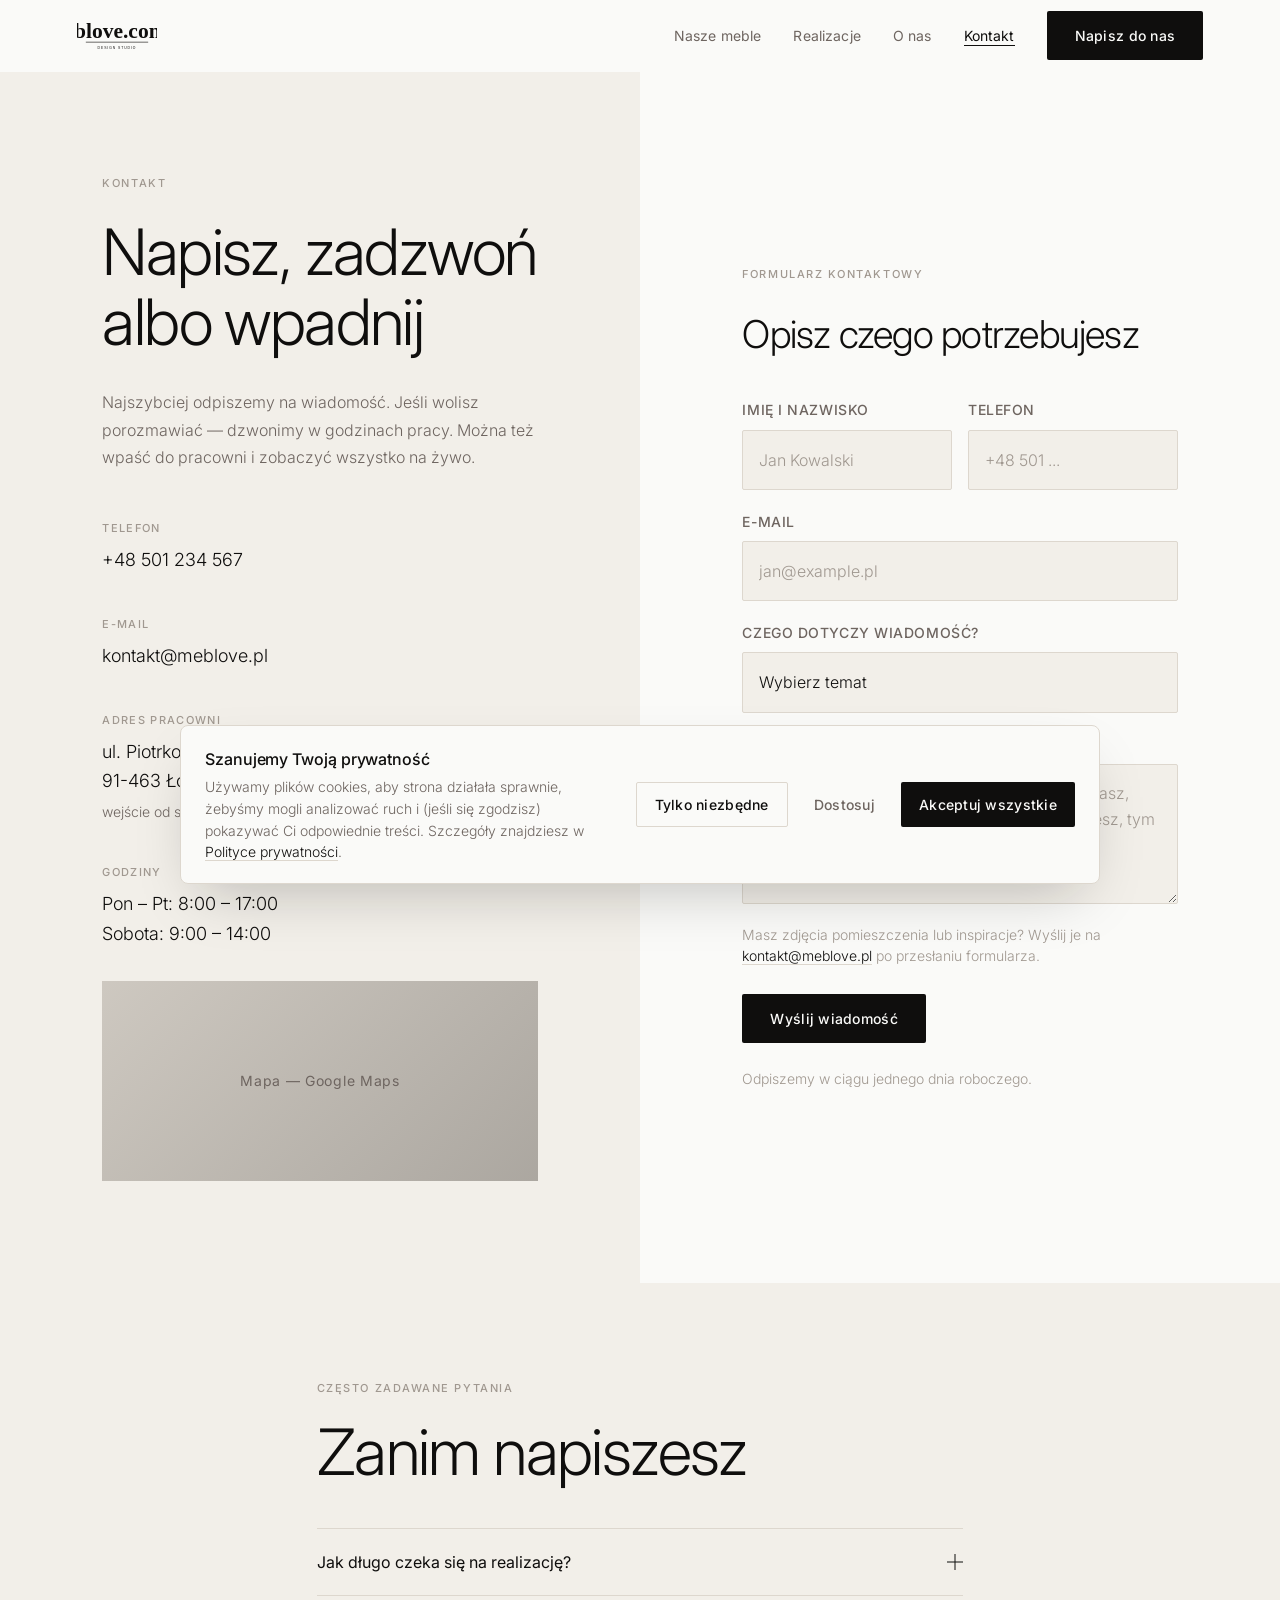
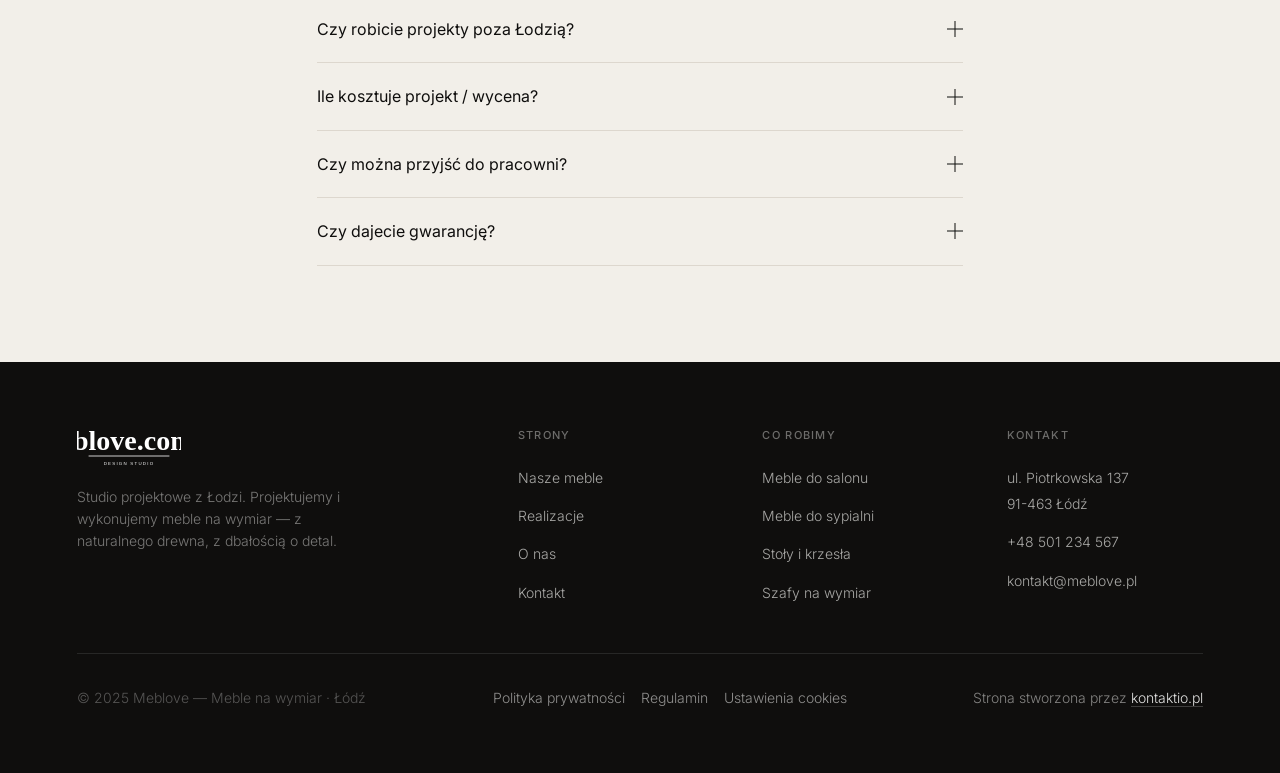
<file: site/kontakt.html>
<!DOCTYPE html>
<html lang="pl">
<head>
  <meta charset="UTF-8" />
  <meta name="viewport" content="width=device-width, initial-scale=1.0" />
  <title>Kontakt — Meblove</title>
  <link rel="preconnect" href="https://fonts.googleapis.com" />
  <link rel="preconnect" href="https://fonts.gstatic.com" crossorigin />
  <link href="https://fonts.googleapis.com/css2?family=Inter:wght@200;300;400;500&display=swap" rel="stylesheet" />
  <link rel="icon" href="assets/favicon.svg" type="image/svg+xml">
  <meta name="theme-color" content="#0F0E0D">
  <meta name="description" content="Meblove — studio projektowe z Łodzi. Projektujemy i wykonujemy meble na wymiar z naturalnego drewna.">
  <link rel="stylesheet" href="style.css" />
</head>
<body>

  <!-- ── Navigation ──────────────────────────── -->
  <nav class="nav">
    <div class="container nav__inner">
      <a href="index.html" class="nav__logo" aria-label="Meblove.com.pl — Strona główna"><img src="assets/logo.svg" alt="Meblove.com.pl" class="nav__logo-img"><span class="nav__logo-text">Meblove</span></a>
      <ul class="nav__links">
        <li><a href="nasze-meble.html" class="nav__link" data-page="nasze-meble.html">Nasze meble</a></li>
        <li><a href="realizacje.html"  class="nav__link" data-page="realizacje.html">Realizacje</a></li>
        <li><a href="o-nas.html"       class="nav__link" data-page="o-nas.html">O nas</a></li>
        <li><a href="kontakt.html"     class="nav__link" data-page="kontakt.html">Kontakt</a></li>
        <li><a href="kontakt.html"     class="btn nav__cta">Napisz do nas</a></li>
      </ul>
      <button class="nav__burger" aria-label="Menu">
        <span></span><span></span><span></span>
      </button>
    </div>
  </nav>
  <div class="nav__drawer">
    <a href="nasze-meble.html" class="nav__link">Nasze meble</a>
    <a href="realizacje.html"  class="nav__link">Realizacje</a>
    <a href="o-nas.html"       class="nav__link">O nas</a>
    <a href="kontakt.html"     class="nav__link">Kontakt</a>
    <a href="kontakt.html"     class="btn btn-primary" style="margin-top:1rem">Napisz do nas</a>
  </div>

  <main>

    <!-- ── Contact split layout ──────────────── -->
    <div class="contact-layout">

      <!-- Left: info -->
      <div class="contact-info">
        <div>
          <p class="section__eyebrow fade-up" style="margin-bottom:var(--s-6);">Kontakt</p>
          <h1 style="font-size:var(--f-h1);font-weight:300;letter-spacing:-.025em;line-height:1.1;max-width:14ch;margin-bottom:var(--s-8);" class="fade-up">
            Napisz, zadzwoń albo wpadnij
          </h1>
          <p style="font-size:var(--f-body);font-weight:300;color:var(--subtle);line-height:1.7;max-width:44ch;margin-bottom:var(--s-12);" class="fade-up">
            Najszybciej odpiszemy na wiadomość. Jeśli wolisz porozmawiać —
            dzwonimy w godzinach pracy. Można też wpaść do pracowni i zobaczyć
            wszystko na żywo.
          </p>
        </div>

        <div style="display:flex;flex-direction:column;gap:var(--s-10);">
          <div class="contact-detail fade-up">
            <span class="contact-detail__label">Telefon</span>
            <a href="tel:+48501234567" class="contact-detail__value" style="transition:color 200ms;">
              +48 501 234 567
            </a>
          </div>
          <div class="contact-detail fade-up">
            <span class="contact-detail__label">E-mail</span>
            <a href="mailto:kontakt@meblove.pl" class="contact-detail__value" style="transition:color 200ms;">
              kontakt@meblove.pl
            </a>
          </div>
          <div class="contact-detail fade-up">
            <span class="contact-detail__label">Adres pracowni</span>
            <p class="contact-detail__value">
              ul. Piotrkowska 137<br>
              91-463 Łódź (Śródmieście)<br>
              <span style="font-size:var(--f-sm);color:var(--subtle);margin-top:4px;display:block;">
                wejście od strony ul. Piotrkowskiej
              </span>
            </p>
          </div>
          <div class="contact-detail fade-up">
            <span class="contact-detail__label">Godziny</span>
            <p class="contact-detail__value">
              Pon – Pt: 8:00 – 17:00<br>
              Sobota: 9:00 – 14:00
            </p>
          </div>
        </div>

        <!-- Map placeholder -->
        <div class="fade-up" style="margin-top:var(--s-8);">
          <div class="placeholder-img" style="height:200px;background:linear-gradient(135deg,#D8CCBE,#B8AA98);position:relative;">
            <div style="position:absolute;inset:0;display:flex;align-items:center;justify-content:center;">
              <span style="font-size:var(--f-sm);font-weight:400;color:var(--subtle);letter-spacing:.05em;">Mapa — Google Maps</span>
            </div>
          </div>
        </div>
      </div>

      <!-- Right: form -->
      <div class="contact-form-section">
        <div style="max-width:520px;width:100%;">
          <p class="section__eyebrow fade-up" style="margin-bottom:var(--s-5);">Formularz kontaktowy</p>
          <h2 style="font-size:var(--f-h2);font-weight:300;letter-spacing:-.02em;margin-bottom:var(--s-8);" class="fade-up">
            Opisz czego potrzebujesz
          </h2>

          <form class="form fade-up" action="#" method="post" novalidate>

            <div class="form__row">
              <div class="form__field">
                <label for="name" class="form__label">Imię i nazwisko</label>
                <input type="text" id="name" name="name" class="form__input" placeholder="Jan Kowalski" required />
              </div>
              <div class="form__field">
                <label for="phone" class="form__label">Telefon</label>
                <input type="tel" id="phone" name="phone" class="form__input" placeholder="+48 501 ..." />
              </div>
            </div>

            <div class="form__field">
              <label for="email" class="form__label">E-mail</label>
              <input type="email" id="email" name="email" class="form__input" placeholder="jan@example.pl" required />
            </div>

            <div class="form__field">
              <label for="subject" class="form__label">Czego dotyczy wiadomość?</label>
              <select id="subject" name="subject" class="form__input" style="appearance:none;cursor:pointer;">
                <option value="">Wybierz temat</option>
                <option value="wycena">Chcę zamówić mebel / zapytać o wycenę</option>
                <option value="realizacja">Pytanie o konkretną realizację</option>
                <option value="wizyta">Chcę odwiedzić pracownię</option>
                <option value="inne">Inne</option>
              </select>
            </div>

            <div class="form__field">
              <label for="message" class="form__label">Wiadomość</label>
              <textarea
                id="message" name="message" class="form__textarea"
                placeholder="Opisz mebel, pomieszczenie, wymiary jeśli znasz, materiał jaki Ci się podoba... Im więcej napiszesz, tym szybciej odpowiemy z wyceną."
                required
              ></textarea>
            </div>

            <!-- Attachments note -->
            <p style="font-size:var(--f-sm);font-weight:300;color:var(--muted);line-height:1.5;">
              Masz zdjęcia pomieszczenia lub inspiracje? Wyślij je na
              <a href="mailto:kontakt@meblove.pl" style="color:var(--ink);border-bottom:1px solid var(--border);">kontakt@meblove.pl</a>
              po przesłaniu formularza.
            </p>

            <div style="display:flex;align-items:center;gap:var(--s-6);flex-wrap:wrap;margin-top:var(--s-2);">
              <button type="submit" class="btn btn-primary">
                Wyślij wiadomość
              </button>
              <p style="font-size:var(--f-sm);font-weight:300;color:var(--muted);">
                Odpiszemy w ciągu jednego dnia roboczego.
              </p>
            </div>

          </form>
        </div>
      </div>

    </div>

    <!-- ── FAQ ──────────────────────────────── -->
    <section class="section section--surface">
      <div class="container" style="max-width:800px;">
        <p class="section__eyebrow fade-up">Często zadawane pytania</p>
        <h2 class="section__title fade-up" style="margin-bottom:var(--s-10);">
          Zanim napiszesz
        </h2>

        <div class="accordion fade-up">

          <div class="accordion__item">
            <button class="accordion__trigger">
              <span>Jak długo czeka się na realizację?</span>
              <span class="accordion__icon"></span>
            </button>
            <div class="accordion__body">
              <div class="accordion__content">
                <div class="accordion__inner">
                  Zależy od projektu i aktualnej kolejki. Proste meble — szafka,
                  stolik — to zazwyczaj 4–6 tygodni. Bardziej rozbudowane projekty,
                  zabudowy czy kanapy, to 8–12 tygodni. Dokładny termin ustalamy
                  zawsze przed podpisaniem umowy.
                </div>
              </div>
            </div>
          </div>

          <div class="accordion__item">
            <button class="accordion__trigger">
              <span>Czy robicie projekty poza Łodzią?</span>
              <span class="accordion__icon"></span>
            </button>
            <div class="accordion__body">
              <div class="accordion__content">
                <div class="accordion__inner">
                  Głównie pracujemy na terenie Łodzi i okolic (do ok. 50 km).
                  W przypadku większych projektów możemy dojechać dalej —
                  napisz, zapytamy o szczegóły.
                </div>
              </div>
            </div>
          </div>

          <div class="accordion__item">
            <button class="accordion__trigger">
              <span>Ile kosztuje projekt / wycena?</span>
              <span class="accordion__icon"></span>
            </button>
            <div class="accordion__body">
              <div class="accordion__content">
                <div class="accordion__inner">
                  Wstępna wycena i konsultacja są bezpłatne. Jeśli projekt wymaga
                  szczegółowego opracowania technicznego lub wizualizacji 3D, ustalamy
                  to indywidualnie — i zawsze z góry.
                </div>
              </div>
            </div>
          </div>

          <div class="accordion__item">
            <button class="accordion__trigger">
              <span>Czy można przyjść do pracowni?</span>
              <span class="accordion__icon"></span>
            </button>
            <div class="accordion__body">
              <div class="accordion__content">
                <div class="accordion__inner">
                  Tak, zapraszamy — najlepiej po wcześniejszym kontakcie,
                  żebyśmy mogli poświęcić Ci czas. W pracowni można obejrzeć
                  próbki drewna, tkanin i gotowe realizacje.
                </div>
              </div>
            </div>
          </div>

          <div class="accordion__item">
            <button class="accordion__trigger">
              <span>Czy dajecie gwarancję?</span>
              <span class="accordion__icon"></span>
            </button>
            <div class="accordion__body">
              <div class="accordion__content">
                <div class="accordion__inner">
                  Tak — 5 lat na konstrukcję mebla i 2 lata na tapicerkę. Jeśli
                  coś się stanie z winy materiału lub wykonania, naprawiamy
                  lub wymieniamy bez dodatkowych kosztów.
                </div>
              </div>
            </div>
          </div>

        </div>
      </div>
    </section>

  </main>

  <footer class="footer">
    <div class="container">
      <div class="footer__grid">
        <div>
          <p class="footer__brand"><img src="assets/logo.svg" alt="Meblove.com.pl" class="footer__logo-img"></p>
          <p class="footer__tagline">Studio projektowe z Łodzi. Projektujemy i wykonujemy meble na wymiar — z naturalnego drewna, z dbałością o detal.</p>
        </div>
        <div>
          <p class="footer__heading">Strony</p>
          <ul class="footer__links">
            <li><a href="nasze-meble.html" class="footer__link">Nasze meble</a></li>
            <li><a href="realizacje.html"  class="footer__link">Realizacje</a></li>
            <li><a href="o-nas.html"       class="footer__link">O nas</a></li>
            <li><a href="kontakt.html"     class="footer__link">Kontakt</a></li>
          </ul>
        </div>
        <div>
          <p class="footer__heading">Co robimy</p>
          <ul class="footer__links">
            <li><a href="nasze-meble.html" class="footer__link">Meble do salonu</a></li>
            <li><a href="nasze-meble.html" class="footer__link">Meble do sypialni</a></li>
            <li><a href="nasze-meble.html" class="footer__link">Stoły i krzesła</a></li>
            <li><a href="nasze-meble.html" class="footer__link">Szafy na wymiar</a></li>
          </ul>
        </div>
        <div>
          <p class="footer__heading">Kontakt</p>
          <ul class="footer__links">
            <li><span class="footer__link" style="line-height:1.6;">ul. Piotrkowska 137<br>91-463 Łódź</span></li>
            <li><a href="tel:+48501234567"          class="footer__link">+48 501 234 567</a></li>
            <li><a href="mailto:kontakt@meblove.pl"  class="footer__link">kontakt@meblove.pl</a></li>
          </ul>
        </div>
      </div>
      <div class="footer__bottom">
        <span>© 2025 Meblove — Meble na wymiar · Łódź</span>
        <nav class="footer__legal" aria-label="Informacje prawne">
          <a href="polityka-prywatnosci.html" class="footer__link">Polityka prywatności</a>
          <a href="regulamin.html" class="footer__link">Regulamin</a>
          <button type="button" class="footer__link" onclick="window.mebloveOpenCookieSettings && window.mebloveOpenCookieSettings()">Ustawienia cookies</button>
        </nav>
        <span class="footer__credit">Strona stworzona przez <a href="https://kontaktio.pl" target="_blank" rel="noopener">kontaktio.pl</a></span>
      </div>
    </div>
  </footer>

  <script src="main.js"></script>
</body>
</html>
</file>
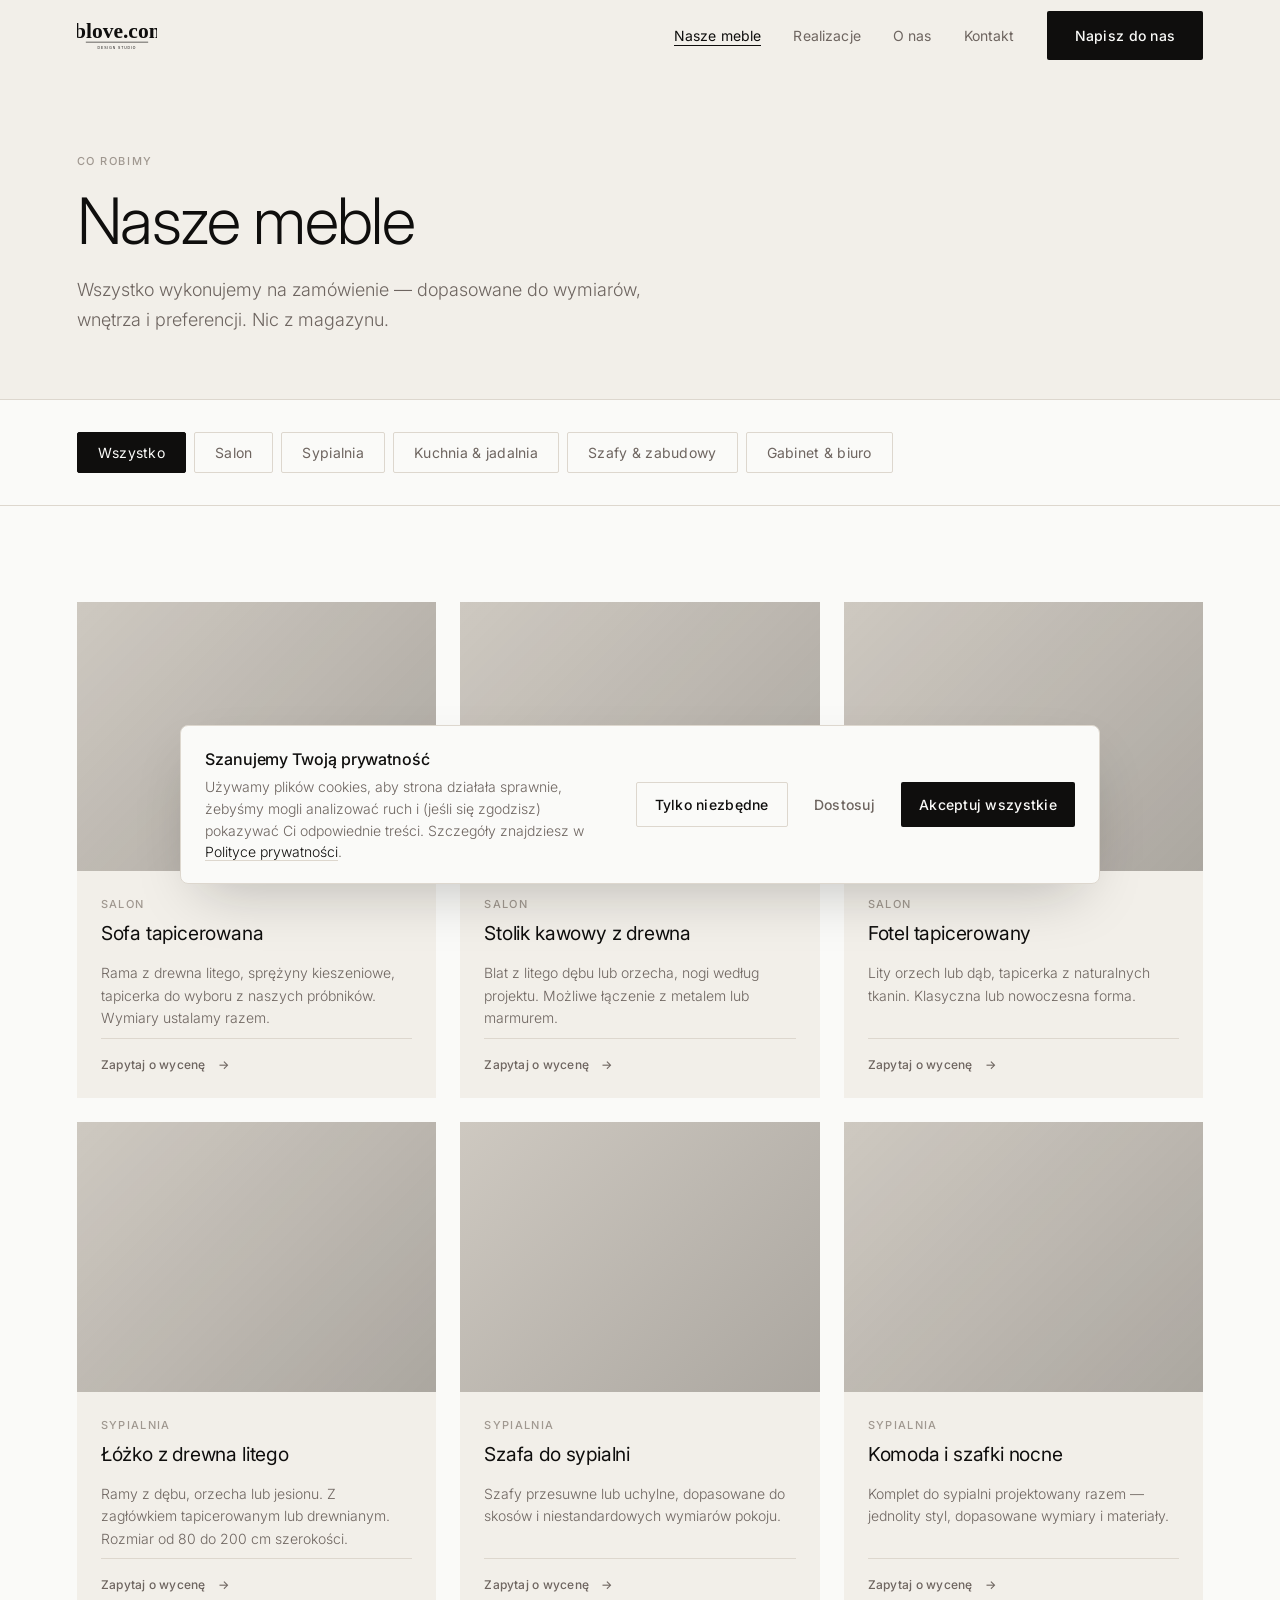
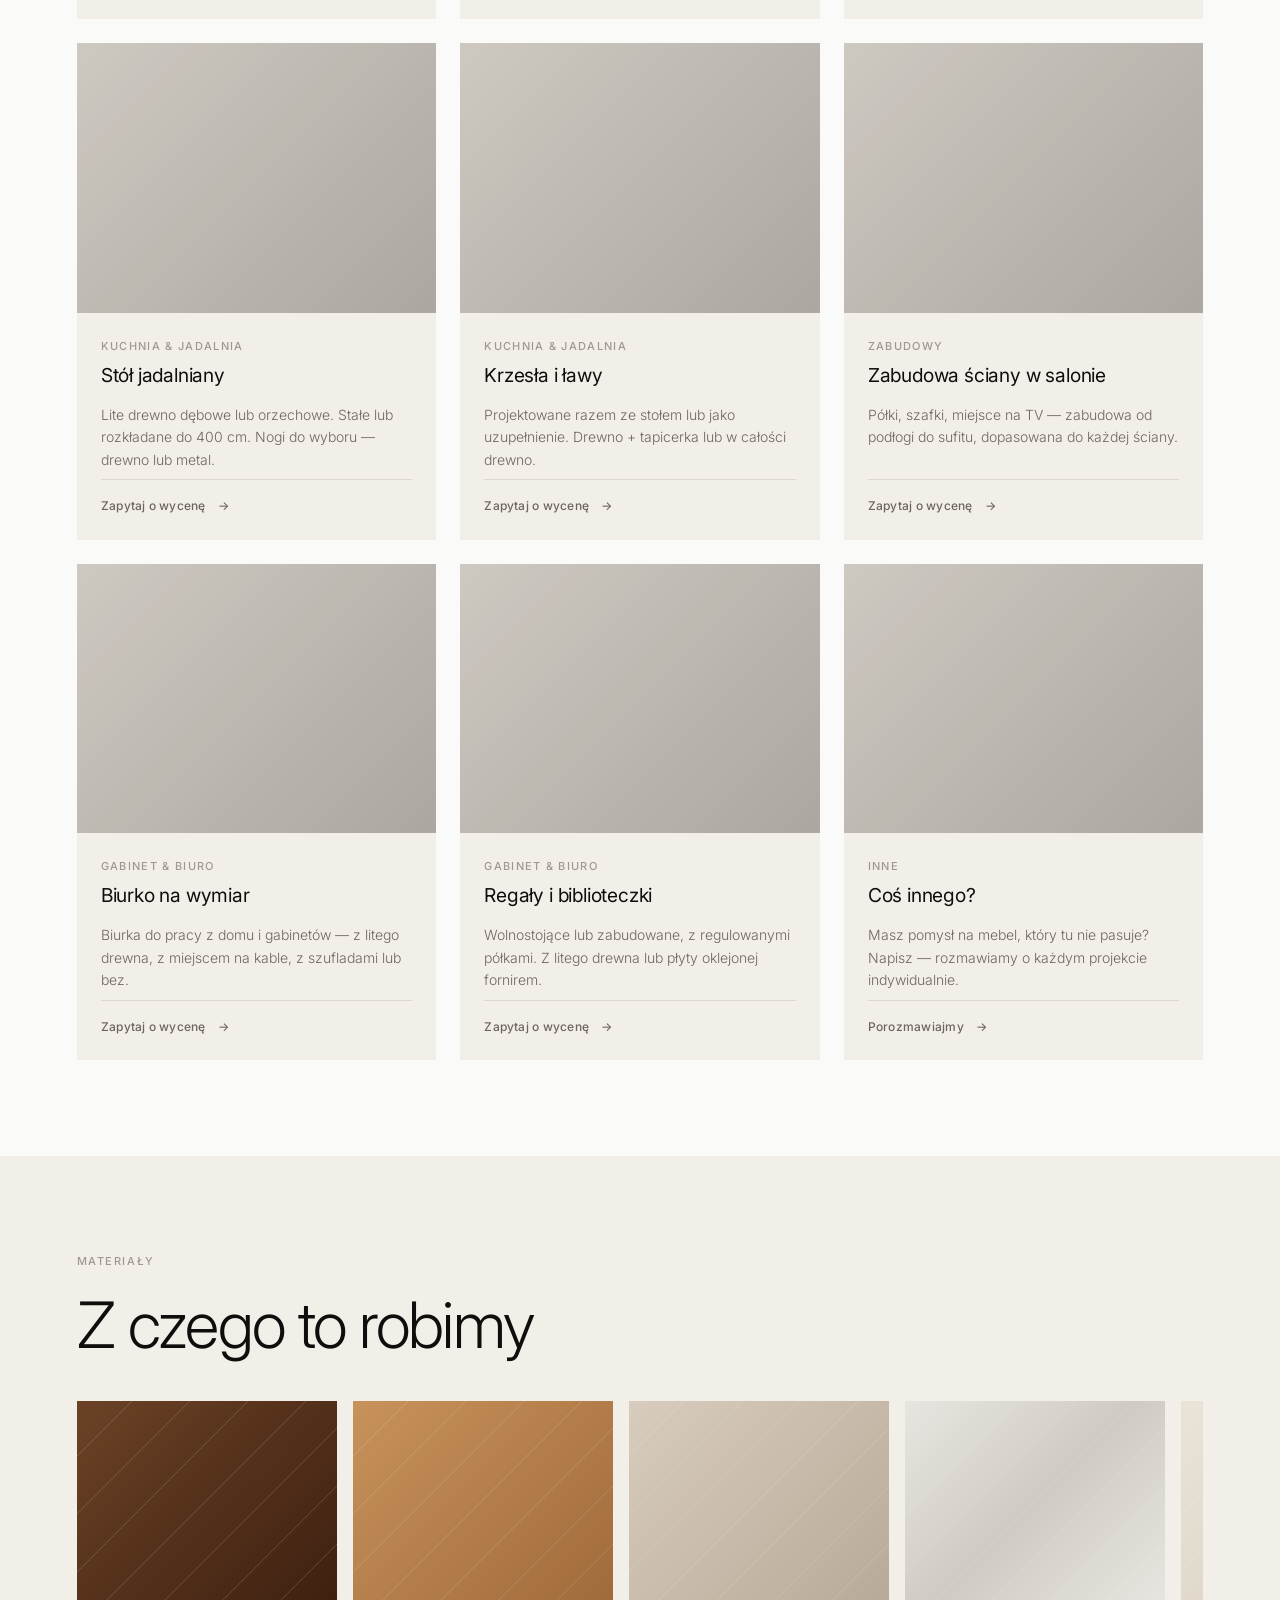
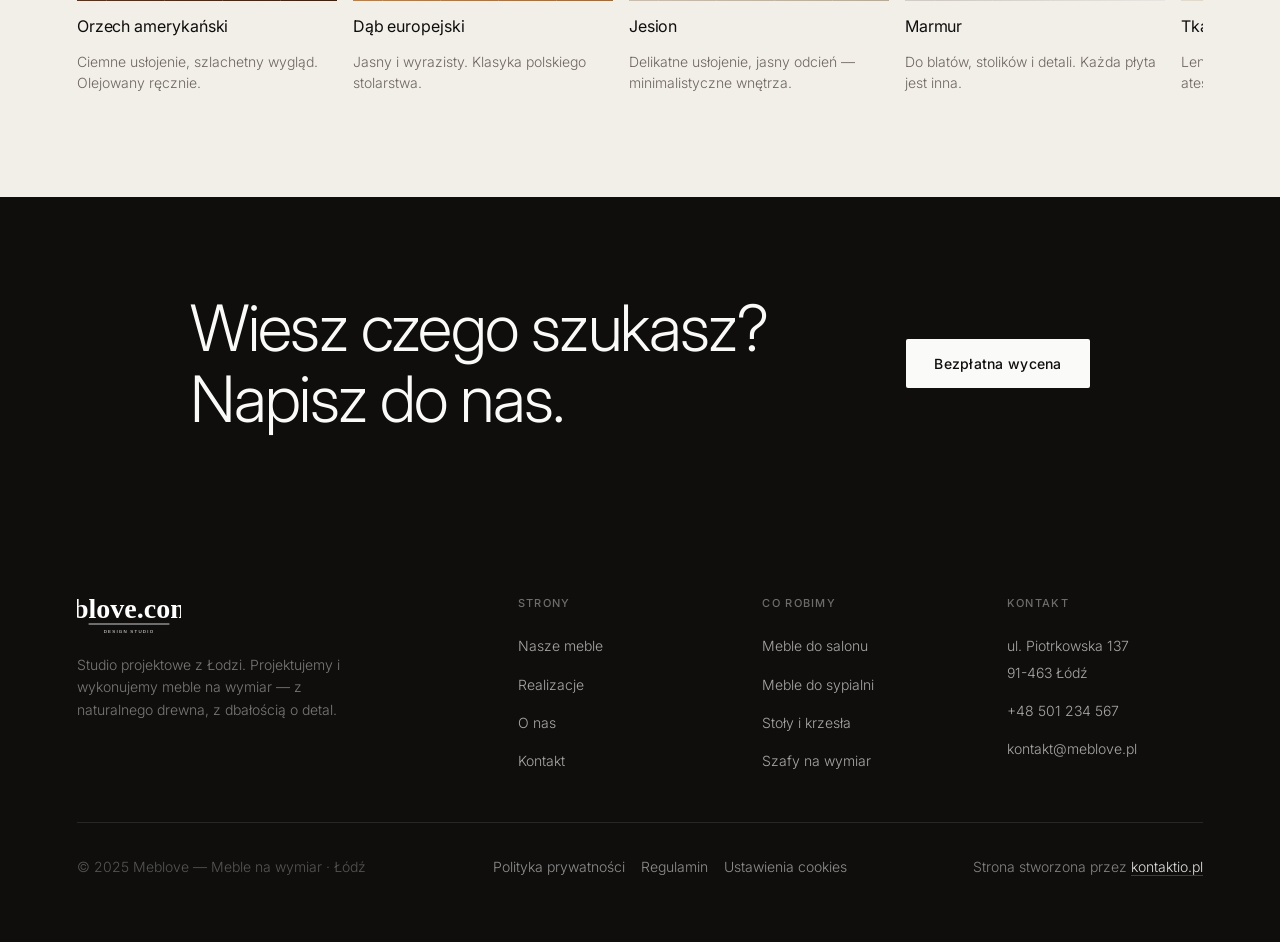
<file: site/nasze-meble.html>
<!DOCTYPE html>
<html lang="pl">
<head>
  <meta charset="UTF-8" />
  <meta name="viewport" content="width=device-width, initial-scale=1.0" />
  <title>Nasze meble — Meblove</title>
  <link rel="preconnect" href="https://fonts.googleapis.com" />
  <link rel="preconnect" href="https://fonts.gstatic.com" crossorigin />
  <link href="https://fonts.googleapis.com/css2?family=Inter:wght@200;300;400;500&display=swap" rel="stylesheet" />
  <link rel="icon" href="assets/favicon.svg" type="image/svg+xml">
  <meta name="theme-color" content="#0F0E0D">
  <meta name="description" content="Meblove — studio projektowe z Łodzi. Projektujemy i wykonujemy meble na wymiar z naturalnego drewna.">
  <link rel="stylesheet" href="style.css" />
</head>
<body>

  <!-- ── Navigation ──────────────────────────── -->
  <nav class="nav">
    <div class="container nav__inner">
      <a href="index.html" class="nav__logo" aria-label="Meblove.com.pl — Strona główna"><img src="assets/logo.svg" alt="Meblove.com.pl" class="nav__logo-img"><span class="nav__logo-text">Meblove</span></a>
      <ul class="nav__links">
        <li><a href="nasze-meble.html" class="nav__link" data-page="nasze-meble.html">Nasze meble</a></li>
        <li><a href="realizacje.html"  class="nav__link" data-page="realizacje.html">Realizacje</a></li>
        <li><a href="o-nas.html"       class="nav__link" data-page="o-nas.html">O nas</a></li>
        <li><a href="kontakt.html"     class="nav__link" data-page="kontakt.html">Kontakt</a></li>
        <li><a href="kontakt.html"     class="btn nav__cta">Napisz do nas</a></li>
      </ul>
      <button class="nav__burger" aria-label="Menu">
        <span></span><span></span><span></span>
      </button>
    </div>
  </nav>
  <div class="nav__drawer">
    <a href="nasze-meble.html" class="nav__link">Nasze meble</a>
    <a href="realizacje.html"  class="nav__link">Realizacje</a>
    <a href="o-nas.html"       class="nav__link">O nas</a>
    <a href="kontakt.html"     class="nav__link">Kontakt</a>
    <a href="kontakt.html"     class="btn btn-primary" style="margin-top:1rem">Napisz do nas</a>
  </div>

  <main>

    <!-- ── Page header ───────────────────────── -->
    <div class="page-header">
      <div class="container">
        <p class="page-header__eyebrow">Co robimy</p>
        <h1 class="page-header__title">Nasze meble</h1>
        <p class="page-header__sub">
          Wszystko wykonujemy na zamówienie — dopasowane do wymiarów,
          wnętrza i preferencji. Nic z magazynu.
        </p>
      </div>
    </div>
    <hr class="divider" />

    <!-- ── Filters ───────────────────────────── -->
    <section style="padding-block:var(--s-8);background:var(--canvas);position:sticky;top:var(--nav-h);z-index:10;border-bottom:1px solid var(--border);">
      <div class="container">
        <div class="filters" style="margin:0;">
          <button class="filter-btn active" data-filter="wszystko">Wszystko</button>
          <button class="filter-btn" data-filter="salon">Salon</button>
          <button class="filter-btn" data-filter="sypialnia">Sypialnia</button>
          <button class="filter-btn" data-filter="jadalnia">Kuchnia & jadalnia</button>
          <button class="filter-btn" data-filter="szafy">Szafy & zabudowy</button>
          <button class="filter-btn" data-filter="gabinet">Gabinet & biuro</button>
        </div>
      </div>
    </section>

    <!-- ── Items grid ─────────────────────────── -->
    <section class="section">
      <div class="container">
        <div style="display:grid;grid-template-columns:repeat(3,1fr);gap:var(--s-6);">

          <!-- Salon -->
          <article class="card fade-up" data-cat="salon">
            <div class="card__img">
              <div class="placeholder-img" style="background:linear-gradient(135deg,#D4C4A8,#B0A088);"></div>
            </div>
            <div class="card__body">
              <span class="card__tag">Salon</span>
              <h2 class="card__title">Sofa tapicerowana</h2>
              <p class="card__desc">
                Rama z drewna litego, sprężyny kieszeniowe, tapicerka do
                wyboru z naszych próbników. Wymiary ustalamy razem.
              </p>
              <div class="card__price" style="border-top:1px solid var(--border);padding-top:var(--s-4);">
                <a href="kontakt.html" class="btn btn-ghost" style="font-size:.75rem;padding:0;">
                  Zapytaj o wycenę <span class="arrow">→</span>
                </a>
              </div>
            </div>
          </article>

          <article class="card fade-up" data-cat="salon">
            <div class="card__img">
              <div class="placeholder-img" style="background:linear-gradient(135deg,#C8925C,#8C6030);"></div>
            </div>
            <div class="card__body">
              <span class="card__tag">Salon</span>
              <h2 class="card__title">Stolik kawowy z drewna</h2>
              <p class="card__desc">
                Blat z litego dębu lub orzecha, nogi według projektu.
                Możliwe łączenie z metalem lub marmurem.
              </p>
              <div class="card__price" style="border-top:1px solid var(--border);padding-top:var(--s-4);">
                <a href="kontakt.html" class="btn btn-ghost" style="font-size:.75rem;padding:0;">
                  Zapytaj o wycenę <span class="arrow">→</span>
                </a>
              </div>
            </div>
          </article>

          <article class="card fade-up" data-cat="salon">
            <div class="card__img">
              <div class="placeholder-img" style="background:linear-gradient(135deg,#6B4226,#2E1408);"></div>
            </div>
            <div class="card__body">
              <span class="card__tag">Salon</span>
              <h2 class="card__title">Fotel tapicerowany</h2>
              <p class="card__desc">
                Lity orzech lub dąb, tapicerka z naturalnych tkanin.
                Klasyczna lub nowoczesna forma.
              </p>
              <div class="card__price" style="border-top:1px solid var(--border);padding-top:var(--s-4);">
                <a href="kontakt.html" class="btn btn-ghost" style="font-size:.75rem;padding:0;">
                  Zapytaj o wycenę <span class="arrow">→</span>
                </a>
              </div>
            </div>
          </article>

          <!-- Sypialnia -->
          <article class="card fade-up" data-cat="sypialnia">
            <div class="card__img">
              <div class="placeholder-img" style="background:linear-gradient(135deg,#D8CCBE,#A89E90);"></div>
            </div>
            <div class="card__body">
              <span class="card__tag">Sypialnia</span>
              <h2 class="card__title">Łóżko z drewna litego</h2>
              <p class="card__desc">
                Ramy z dębu, orzecha lub jesionu. Z zagłówkiem tapicerowanym
                lub drewnianym. Rozmiar od 80 do 200 cm szerokości.
              </p>
              <div class="card__price" style="border-top:1px solid var(--border);padding-top:var(--s-4);">
                <a href="kontakt.html" class="btn btn-ghost" style="font-size:.75rem;padding:0;">
                  Zapytaj o wycenę <span class="arrow">→</span>
                </a>
              </div>
            </div>
          </article>

          <article class="card fade-up" data-cat="sypialnia szafy">
            <div class="card__img">
              <div class="placeholder-img" style="background:linear-gradient(135deg,#E8E3DC,#CCC6BC);"></div>
            </div>
            <div class="card__body">
              <span class="card__tag">Sypialnia</span>
              <h2 class="card__title">Szafa do sypialni</h2>
              <p class="card__desc">
                Szafy przesuwne lub uchylne, dopasowane do skosów
                i niestandardowych wymiarów pokoju.
              </p>
              <div class="card__price" style="border-top:1px solid var(--border);padding-top:var(--s-4);">
                <a href="kontakt.html" class="btn btn-ghost" style="font-size:.75rem;padding:0;">
                  Zapytaj o wycenę <span class="arrow">→</span>
                </a>
              </div>
            </div>
          </article>

          <article class="card fade-up" data-cat="sypialnia">
            <div class="card__img">
              <div class="placeholder-img" style="background:linear-gradient(135deg,#B8A890,#907860);"></div>
            </div>
            <div class="card__body">
              <span class="card__tag">Sypialnia</span>
              <h2 class="card__title">Komoda i szafki nocne</h2>
              <p class="card__desc">
                Komplet do sypialni projektowany razem — jednolity styl,
                dopasowane wymiary i materiały.
              </p>
              <div class="card__price" style="border-top:1px solid var(--border);padding-top:var(--s-4);">
                <a href="kontakt.html" class="btn btn-ghost" style="font-size:.75rem;padding:0;">
                  Zapytaj o wycenę <span class="arrow">→</span>
                </a>
              </div>
            </div>
          </article>

          <!-- Jadalnia -->
          <article class="card fade-up" data-cat="jadalnia">
            <div class="card__img">
              <div class="placeholder-img" style="background:linear-gradient(135deg,#C8925C,#A06B3A);"></div>
            </div>
            <div class="card__body">
              <span class="card__tag">Kuchnia & jadalnia</span>
              <h2 class="card__title">Stół jadalniany</h2>
              <p class="card__desc">
                Lite drewno dębowe lub orzechowe. Stałe lub rozkładane
                do 400 cm. Nogi do wyboru — drewno lub metal.
              </p>
              <div class="card__price" style="border-top:1px solid var(--border);padding-top:var(--s-4);">
                <a href="kontakt.html" class="btn btn-ghost" style="font-size:.75rem;padding:0;">
                  Zapytaj o wycenę <span class="arrow">→</span>
                </a>
              </div>
            </div>
          </article>

          <article class="card fade-up" data-cat="jadalnia">
            <div class="card__img">
              <div class="placeholder-img" style="background:linear-gradient(135deg,#E0D8CC,#C0B8A8);"></div>
            </div>
            <div class="card__body">
              <span class="card__tag">Kuchnia & jadalnia</span>
              <h2 class="card__title">Krzesła i ławy</h2>
              <p class="card__desc">
                Projektowane razem ze stołem lub jako uzupełnienie.
                Drewno + tapicerka lub w całości drewno.
              </p>
              <div class="card__price" style="border-top:1px solid var(--border);padding-top:var(--s-4);">
                <a href="kontakt.html" class="btn btn-ghost" style="font-size:.75rem;padding:0;">
                  Zapytaj o wycenę <span class="arrow">→</span>
                </a>
              </div>
            </div>
          </article>

          <!-- Szafy & zabudowy -->
          <article class="card fade-up" data-cat="szafy">
            <div class="card__img">
              <div class="placeholder-img" style="background:linear-gradient(135deg,#1A1714,#3A3330);"></div>
            </div>
            <div class="card__body">
              <span class="card__tag">Zabudowy</span>
              <h2 class="card__title">Zabudowa ściany w salonie</h2>
              <p class="card__desc">
                Półki, szafki, miejsce na TV — zabudowa od podłogi
                do sufitu, dopasowana do każdej ściany.
              </p>
              <div class="card__price" style="border-top:1px solid var(--border);padding-top:var(--s-4);">
                <a href="kontakt.html" class="btn btn-ghost" style="font-size:.75rem;padding:0;">
                  Zapytaj o wycenę <span class="arrow">→</span>
                </a>
              </div>
            </div>
          </article>

          <!-- Gabinet -->
          <article class="card fade-up" data-cat="gabinet">
            <div class="card__img">
              <div class="placeholder-img" style="background:linear-gradient(135deg,#C4A882,#8C7858);"></div>
            </div>
            <div class="card__body">
              <span class="card__tag">Gabinet & biuro</span>
              <h2 class="card__title">Biurko na wymiar</h2>
              <p class="card__desc">
                Biurka do pracy z domu i gabinetów — z litego drewna,
                z miejscem na kable, z szufladami lub bez.
              </p>
              <div class="card__price" style="border-top:1px solid var(--border);padding-top:var(--s-4);">
                <a href="kontakt.html" class="btn btn-ghost" style="font-size:.75rem;padding:0;">
                  Zapytaj o wycenę <span class="arrow">→</span>
                </a>
              </div>
            </div>
          </article>

          <article class="card fade-up" data-cat="gabinet szafy">
            <div class="card__img">
              <div class="placeholder-img" style="background:linear-gradient(135deg,#A09070,#786850);"></div>
            </div>
            <div class="card__body">
              <span class="card__tag">Gabinet & biuro</span>
              <h2 class="card__title">Regały i biblioteczki</h2>
              <p class="card__desc">
                Wolnostojące lub zabudowane, z regulowanymi półkami.
                Z litego drewna lub płyty oklejonej fornirem.
              </p>
              <div class="card__price" style="border-top:1px solid var(--border);padding-top:var(--s-4);">
                <a href="kontakt.html" class="btn btn-ghost" style="font-size:.75rem;padding:0;">
                  Zapytaj o wycenę <span class="arrow">→</span>
                </a>
              </div>
            </div>
          </article>

          <!-- Inne -->
          <article class="card fade-up" data-cat="inne">
            <div class="card__img">
              <div class="placeholder-img" style="background:linear-gradient(135deg,#D0C8B8,#A8A090);"></div>
            </div>
            <div class="card__body">
              <span class="card__tag">Inne</span>
              <h2 class="card__title">Coś innego?</h2>
              <p class="card__desc">
                Masz pomysł na mebel, który tu nie pasuje? Napisz —
                rozmawiamy o każdym projekcie indywidualnie.
              </p>
              <div class="card__price" style="border-top:1px solid var(--border);padding-top:var(--s-4);">
                <a href="kontakt.html" class="btn btn-ghost" style="font-size:.75rem;padding:0;">
                  Porozmawiajmy <span class="arrow">→</span>
                </a>
              </div>
            </div>
          </article>

        </div>
      </div>
    </section>

    <!-- ── Materiały ───────────────────────────── -->
    <section class="section section--surface">
      <div class="container">
        <p class="section__eyebrow fade-up">Materiały</p>
        <h2 class="section__title fade-up" style="margin-bottom:var(--s-10);">
          Z czego to robimy
        </h2>
        <div class="materials-track">
          <div class="material-card">
            <div class="material-card__swatch swatch-walnut placeholder-img"></div>
            <p class="material-card__name">Orzech amerykański</p>
            <p class="material-card__desc">Ciemne usłojenie, szlachetny wygląd. Olejowany ręcznie.</p>
          </div>
          <div class="material-card">
            <div class="material-card__swatch swatch-oak placeholder-img"></div>
            <p class="material-card__name">Dąb europejski</p>
            <p class="material-card__desc">Jasny i wyrazisty. Klasyka polskiego stolarstwa.</p>
          </div>
          <div class="material-card">
            <div class="material-card__swatch swatch-ash placeholder-img"></div>
            <p class="material-card__name">Jesion</p>
            <p class="material-card__desc">Delikatne usłojenie, jasny odcień — minimalistyczne wnętrza.</p>
          </div>
          <div class="material-card">
            <div class="material-card__swatch swatch-marble placeholder-img"></div>
            <p class="material-card__name">Marmur</p>
            <p class="material-card__desc">Do blatów, stolików i detali. Każda płyta jest inna.</p>
          </div>
          <div class="material-card">
            <div class="material-card__swatch swatch-linen placeholder-img"></div>
            <p class="material-card__name">Tkaniny naturalne</p>
            <p class="material-card__desc">Len, bouclé, wełna — importowane z atestem OEKO-TEX®.</p>
          </div>
        </div>
      </div>
    </section>

    <!-- ── CTA ────────────────────────────────── -->
    <section class="cta-banner">
      <div class="container">
        <div class="cta-banner__inner">
          <h2 class="cta-banner__title fade-up">
            Wiesz czego szukasz? Napisz do nas.
          </h2>
          <a href="kontakt.html" class="btn fade-up"
             style="background:var(--canvas);color:var(--ink);flex-shrink:0;">
            Bezpłatna wycena
          </a>
        </div>
      </div>
    </section>

  </main>

  <!-- ── Footer ──────────────────────────────── -->
  <footer class="footer">
    <div class="container">
      <div class="footer__grid">
        <div>
          <p class="footer__brand"><img src="assets/logo.svg" alt="Meblove.com.pl" class="footer__logo-img"></p>
          <p class="footer__tagline">Studio projektowe z Łodzi. Projektujemy i wykonujemy meble na wymiar — z naturalnego drewna, z dbałością o detal.</p>
        </div>
        <div>
          <p class="footer__heading">Strony</p>
          <ul class="footer__links">
            <li><a href="nasze-meble.html" class="footer__link">Nasze meble</a></li>
            <li><a href="realizacje.html"  class="footer__link">Realizacje</a></li>
            <li><a href="o-nas.html"       class="footer__link">O nas</a></li>
            <li><a href="kontakt.html"     class="footer__link">Kontakt</a></li>
          </ul>
        </div>
        <div>
          <p class="footer__heading">Co robimy</p>
          <ul class="footer__links">
            <li><a href="nasze-meble.html" class="footer__link">Meble do salonu</a></li>
            <li><a href="nasze-meble.html" class="footer__link">Meble do sypialni</a></li>
            <li><a href="nasze-meble.html" class="footer__link">Stoły i krzesła</a></li>
            <li><a href="nasze-meble.html" class="footer__link">Szafy na wymiar</a></li>
          </ul>
        </div>
        <div>
          <p class="footer__heading">Kontakt</p>
          <ul class="footer__links">
            <li><span class="footer__link" style="line-height:1.6;">ul. Piotrkowska 137<br>91-463 Łódź</span></li>
            <li><a href="tel:+48501234567"         class="footer__link">+48 501 234 567</a></li>
            <li><a href="mailto:kontakt@meblove.pl" class="footer__link">kontakt@meblove.pl</a></li>
          </ul>
        </div>
      </div>
      <div class="footer__bottom">
        <span>© 2025 Meblove — Meble na wymiar · Łódź</span>
        <nav class="footer__legal" aria-label="Informacje prawne">
          <a href="polityka-prywatnosci.html" class="footer__link">Polityka prywatności</a>
          <a href="regulamin.html" class="footer__link">Regulamin</a>
          <button type="button" class="footer__link" onclick="window.mebloveOpenCookieSettings && window.mebloveOpenCookieSettings()">Ustawienia cookies</button>
        </nav>
        <span class="footer__credit">Strona stworzona przez <a href="https://kontaktio.pl" target="_blank" rel="noopener">kontaktio.pl</a></span>
      </div>
    </div>
  </footer>

  <script src="main.js"></script>
</body>
</html>
</file>
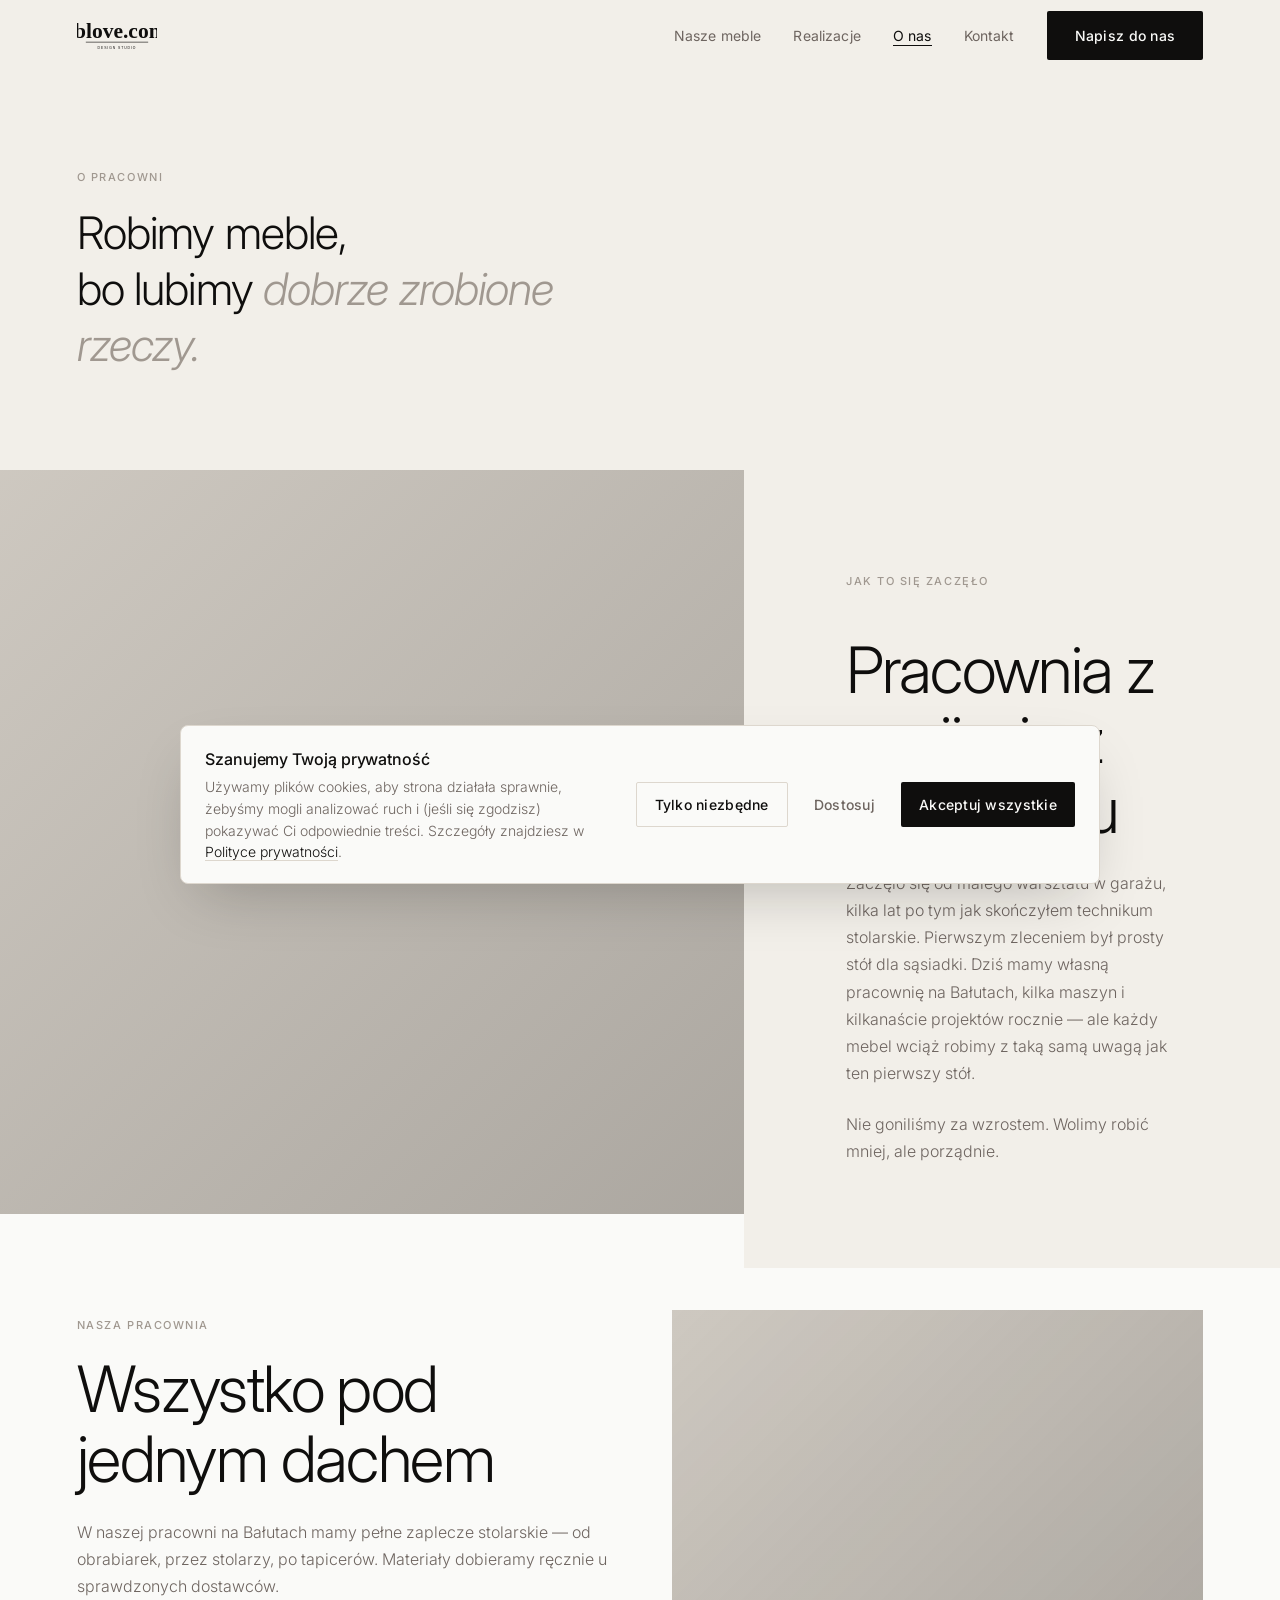
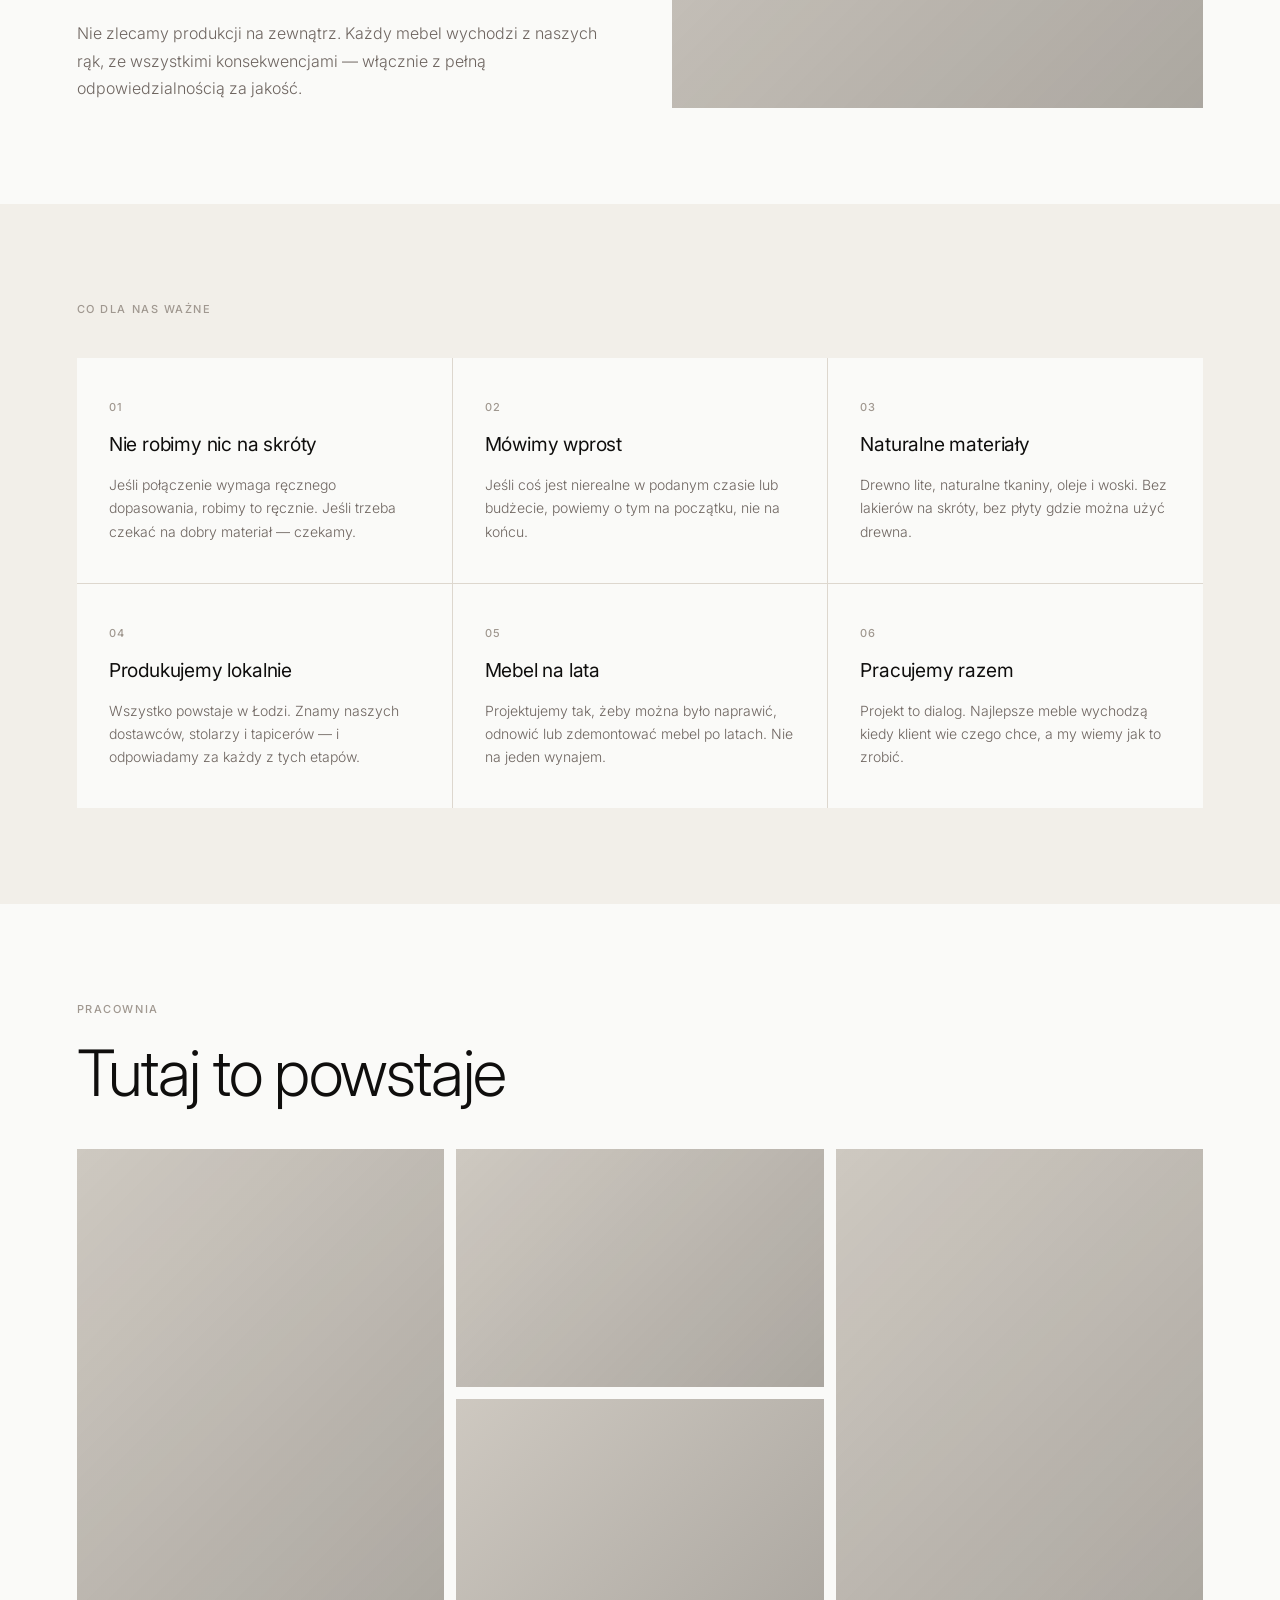
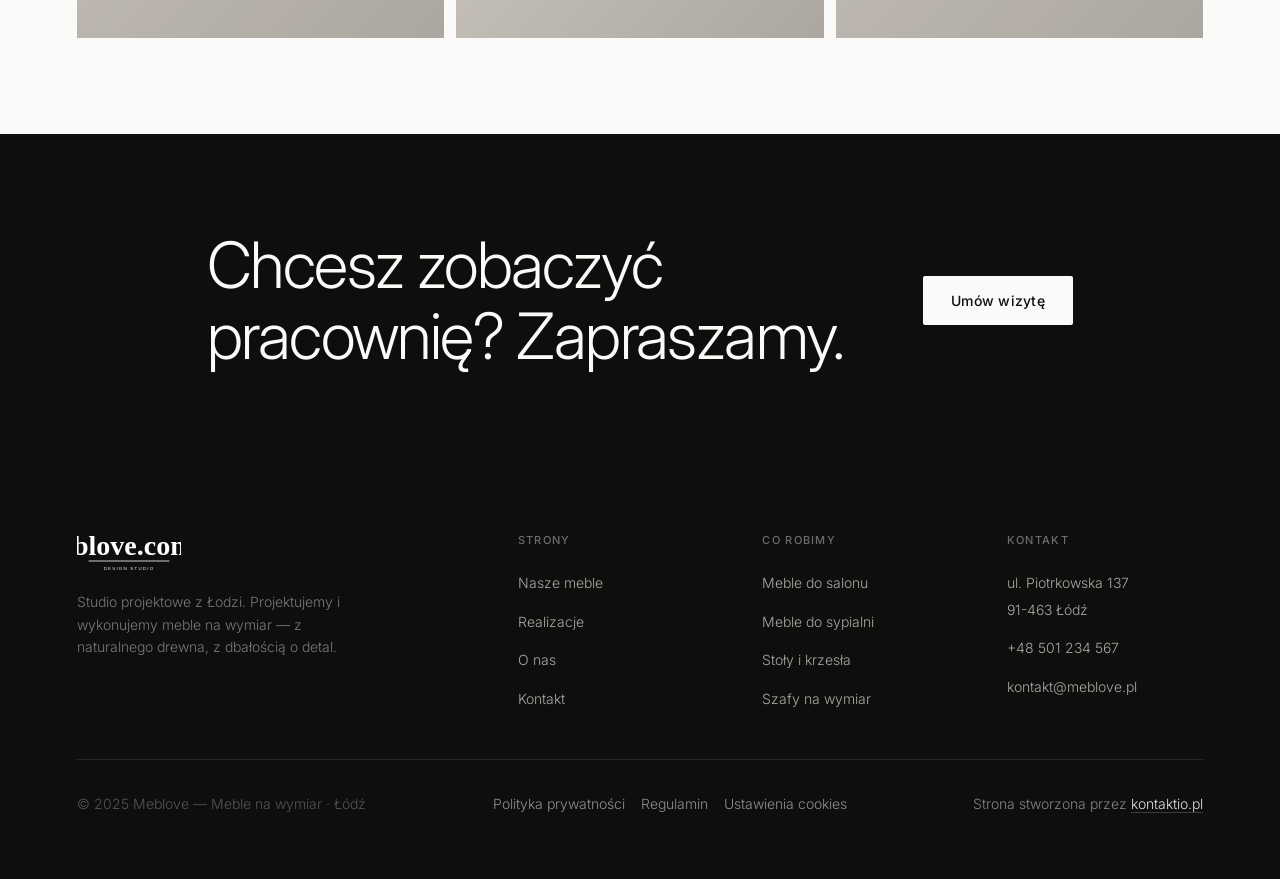
<file: site/o-nas.html>
<!DOCTYPE html>
<html lang="pl">
<head>
  <meta charset="UTF-8" />
  <meta name="viewport" content="width=device-width, initial-scale=1.0" />
  <title>O nas — Meblove</title>
  <link rel="preconnect" href="https://fonts.googleapis.com" />
  <link rel="preconnect" href="https://fonts.gstatic.com" crossorigin />
  <link href="https://fonts.googleapis.com/css2?family=Inter:wght@200;300;400;500&display=swap" rel="stylesheet" />
  <link rel="icon" href="assets/favicon.svg" type="image/svg+xml">
  <meta name="theme-color" content="#0F0E0D">
  <meta name="description" content="Meblove — studio projektowe z Łodzi. Projektujemy i wykonujemy meble na wymiar z naturalnego drewna.">
  <link rel="stylesheet" href="style.css" />
</head>
<body>

  <!-- ── Navigation ──────────────────────────── -->
  <nav class="nav">
    <div class="container nav__inner">
      <a href="index.html" class="nav__logo" aria-label="Meblove.com.pl — Strona główna"><img src="assets/logo.svg" alt="Meblove.com.pl" class="nav__logo-img"><span class="nav__logo-text">Meblove</span></a>
      <ul class="nav__links">
        <li><a href="nasze-meble.html" class="nav__link" data-page="nasze-meble.html">Nasze meble</a></li>
        <li><a href="realizacje.html"  class="nav__link" data-page="realizacje.html">Realizacje</a></li>
        <li><a href="o-nas.html"       class="nav__link" data-page="o-nas.html">O nas</a></li>
        <li><a href="kontakt.html"     class="nav__link" data-page="kontakt.html">Kontakt</a></li>
        <li><a href="kontakt.html"     class="btn nav__cta">Napisz do nas</a></li>
      </ul>
      <button class="nav__burger" aria-label="Menu">
        <span></span><span></span><span></span>
      </button>
    </div>
  </nav>
  <div class="nav__drawer">
    <a href="nasze-meble.html" class="nav__link">Nasze meble</a>
    <a href="realizacje.html"  class="nav__link">Realizacje</a>
    <a href="o-nas.html"       class="nav__link">O nas</a>
    <a href="kontakt.html"     class="nav__link">Kontakt</a>
    <a href="kontakt.html"     class="btn btn-primary" style="margin-top:1rem">Napisz do nas</a>
  </div>

  <main>

    <!-- ── Manifesto / Intro ─────────────────── -->
    <section class="about-manifesto" style="background:var(--surface);">
      <div class="container">
        <p class="section__eyebrow fade-up">O pracowni</p>
        <p class="about-manifesto__text fade-up">
          Robimy meble,<br>
          bo lubimy <em>dobrze zrobione rzeczy.</em>
        </p>
      </div>
    </section>

    <!-- ── Split — zdjęcie + historia ───────── -->
    <div class="split-section">
      <div class="split-section__visual">
        <div class="placeholder-img" style="background:linear-gradient(135deg,#6B4226,#3E2010);"></div>
      </div>
      <div class="split-section__body">
        <p class="section__eyebrow fade-up">Jak to się zaczęło</p>
        <h2 class="section__title fade-up" style="max-width:16ch;">
          Pracownia z pasji, nie z przypadku
        </h2>
        <p style="font-size:var(--f-body);font-weight:300;color:var(--subtle);line-height:1.7;max-width:44ch;" class="fade-up">
          Zaczęło się od małego warsztatu w garażu, kilka lat po tym jak skończyłem
          technikum stolarskie. Pierwszym zleceniem był prosty stół dla sąsiadki.
          Dziś mamy własną pracownię na Bałutach, kilka maszyn i kilkanaście projektów
          rocznie — ale każdy mebel wciąż robimy z taką samą uwagą jak ten
          pierwszy stół.
        </p>
        <p style="font-size:var(--f-body);font-weight:300;color:var(--subtle);line-height:1.7;max-width:44ch;" class="fade-up">
          Nie goniliśmy za wzrostem. Wolimy robić mniej, ale porządnie.
        </p>
      </div>
    </div>

    <!-- ── Jak pracujemy ─────────────────────── -->
    <section class="section">
      <div class="container">
        <div style="display:grid;grid-template-columns:1fr 1fr;gap:var(--s-16);align-items:center;">
          <div>
            <p class="section__eyebrow fade-up">Nasza pracownia</p>
            <h2 class="section__title fade-up" style="max-width:16ch;margin-bottom:var(--s-6);">
              Wszystko pod jednym dachem
            </h2>
            <p style="font-size:var(--f-body);font-weight:300;color:var(--subtle);line-height:1.7;margin-bottom:var(--s-5);" class="fade-up">
              W naszej pracowni na Bałutach mamy pełne zaplecze stolarskie — od
              obrabiarek, przez stolarzy, po tapicerów. Materiały dobieramy
              ręcznie u sprawdzonych dostawców.
            </p>
            <p style="font-size:var(--f-body);font-weight:300;color:var(--subtle);line-height:1.7;" class="fade-up">
              Nie zlecamy produkcji na zewnątrz. Każdy mebel wychodzi z naszych rąk,
              ze wszystkimi konsekwencjami — włącznie z pełną odpowiedzialnością
              za jakość.
            </p>
          </div>
          <div class="fade-up">
            <div class="placeholder-img" style="aspect-ratio:4/3;background:linear-gradient(135deg,#C8925C,#A06B3A);"></div>
          </div>
        </div>
      </div>
    </section>

    <!-- ── Wartości ───────────────────────────── -->
    <section class="section section--surface">
      <div class="container">
        <p class="section__eyebrow fade-up" style="margin-bottom:var(--s-10);">Co dla nas ważne</p>
        <div class="values-grid">
          <div class="value-item fade-up">
            <span class="value-item__num">01</span>
            <h3 class="value-item__title">Nie robimy nic na skróty</h3>
            <p class="value-item__desc">
              Jeśli połączenie wymaga ręcznego dopasowania, robimy to ręcznie.
              Jeśli trzeba czekać na dobry materiał — czekamy.
            </p>
          </div>
          <div class="value-item fade-up">
            <span class="value-item__num">02</span>
            <h3 class="value-item__title">Mówimy wprost</h3>
            <p class="value-item__desc">
              Jeśli coś jest nierealne w podanym czasie lub budżecie, powiemy
              o tym na początku, nie na końcu.
            </p>
          </div>
          <div class="value-item fade-up">
            <span class="value-item__num">03</span>
            <h3 class="value-item__title">Naturalne materiały</h3>
            <p class="value-item__desc">
              Drewno lite, naturalne tkaniny, oleje i woski. Bez lakierów
              na skróty, bez płyty gdzie można użyć drewna.
            </p>
          </div>
          <div class="value-item fade-up">
            <span class="value-item__num">04</span>
            <h3 class="value-item__title">Produkujemy lokalnie</h3>
            <p class="value-item__desc">
              Wszystko powstaje w Łodzi. Znamy naszych dostawców,
              stolarzy i tapicerów — i odpowiadamy za każdy z tych etapów.
            </p>
          </div>
          <div class="value-item fade-up">
            <span class="value-item__num">05</span>
            <h3 class="value-item__title">Mebel na lata</h3>
            <p class="value-item__desc">
              Projektujemy tak, żeby można było naprawić, odnowić lub
              zdemontować mebel po latach. Nie na jeden wynajem.
            </p>
          </div>
          <div class="value-item fade-up">
            <span class="value-item__num">06</span>
            <h3 class="value-item__title">Pracujemy razem</h3>
            <p class="value-item__desc">
              Projekt to dialog. Najlepsze meble wychodzą kiedy klient
              wie czego chce, a my wiemy jak to zrobić.
            </p>
          </div>
        </div>
      </div>
    </section>

    <!-- ── Zdjęcia z pracowni ─────────────────── -->
    <section class="section">
      <div class="container">
        <p class="section__eyebrow fade-up">Pracownia</p>
        <h2 class="section__title fade-up" style="margin-bottom:var(--s-10);">
          Tutaj to powstaje
        </h2>
        <div style="display:grid;grid-template-columns:repeat(3,1fr);gap:var(--s-3);">
          <div class="fade-up">
            <div class="placeholder-img" style="aspect-ratio:3/4;background:linear-gradient(135deg,#D4C4A8,#B0A088);"></div>
          </div>
          <div class="fade-up" style="display:flex;flex-direction:column;gap:var(--s-3);">
            <div class="placeholder-img" style="flex:1;background:linear-gradient(135deg,#6B4226,#3E2010);"></div>
            <div class="placeholder-img" style="flex:1;background:linear-gradient(135deg,#C8925C,#A06B3A);"></div>
          </div>
          <div class="fade-up">
            <div class="placeholder-img" style="aspect-ratio:3/4;background:linear-gradient(135deg,#1A1714,#3A3330);"></div>
          </div>
        </div>
      </div>
    </section>

    <!-- ── CTA ───────────────────────────────── -->
    <section class="cta-banner">
      <div class="container">
        <div class="cta-banner__inner">
          <h2 class="cta-banner__title fade-up">
            Chcesz zobaczyć pracownię? Zapraszamy.
          </h2>
          <a href="kontakt.html" class="btn fade-up"
             style="background:var(--canvas);color:var(--ink);flex-shrink:0;">
            Umów wizytę
          </a>
        </div>
      </div>
    </section>

  </main>

  <footer class="footer">
    <div class="container">
      <div class="footer__grid">
        <div>
          <p class="footer__brand"><img src="assets/logo.svg" alt="Meblove.com.pl" class="footer__logo-img"></p>
          <p class="footer__tagline">Studio projektowe z Łodzi. Projektujemy i wykonujemy meble na wymiar — z naturalnego drewna, z dbałością o detal.</p>
        </div>
        <div>
          <p class="footer__heading">Strony</p>
          <ul class="footer__links">
            <li><a href="nasze-meble.html" class="footer__link">Nasze meble</a></li>
            <li><a href="realizacje.html"  class="footer__link">Realizacje</a></li>
            <li><a href="o-nas.html"       class="footer__link">O nas</a></li>
            <li><a href="kontakt.html"     class="footer__link">Kontakt</a></li>
          </ul>
        </div>
        <div>
          <p class="footer__heading">Co robimy</p>
          <ul class="footer__links">
            <li><a href="nasze-meble.html" class="footer__link">Meble do salonu</a></li>
            <li><a href="nasze-meble.html" class="footer__link">Meble do sypialni</a></li>
            <li><a href="nasze-meble.html" class="footer__link">Stoły i krzesła</a></li>
            <li><a href="nasze-meble.html" class="footer__link">Szafy na wymiar</a></li>
          </ul>
        </div>
        <div>
          <p class="footer__heading">Kontakt</p>
          <ul class="footer__links">
            <li><span class="footer__link" style="line-height:1.6;">ul. Piotrkowska 137<br>91-463 Łódź</span></li>
            <li><a href="tel:+48501234567"         class="footer__link">+48 501 234 567</a></li>
            <li><a href="mailto:kontakt@meblove.pl" class="footer__link">kontakt@meblove.pl</a></li>
          </ul>
        </div>
      </div>
      <div class="footer__bottom">
        <span>© 2025 Meblove — Meble na wymiar · Łódź</span>
        <nav class="footer__legal" aria-label="Informacje prawne">
          <a href="polityka-prywatnosci.html" class="footer__link">Polityka prywatności</a>
          <a href="regulamin.html" class="footer__link">Regulamin</a>
          <button type="button" class="footer__link" onclick="window.mebloveOpenCookieSettings && window.mebloveOpenCookieSettings()">Ustawienia cookies</button>
        </nav>
        <span class="footer__credit">Strona stworzona przez <a href="https://kontaktio.pl" target="_blank" rel="noopener">kontaktio.pl</a></span>
      </div>
    </div>
  </footer>

  <script src="main.js"></script>
</body>
</html>
</file>
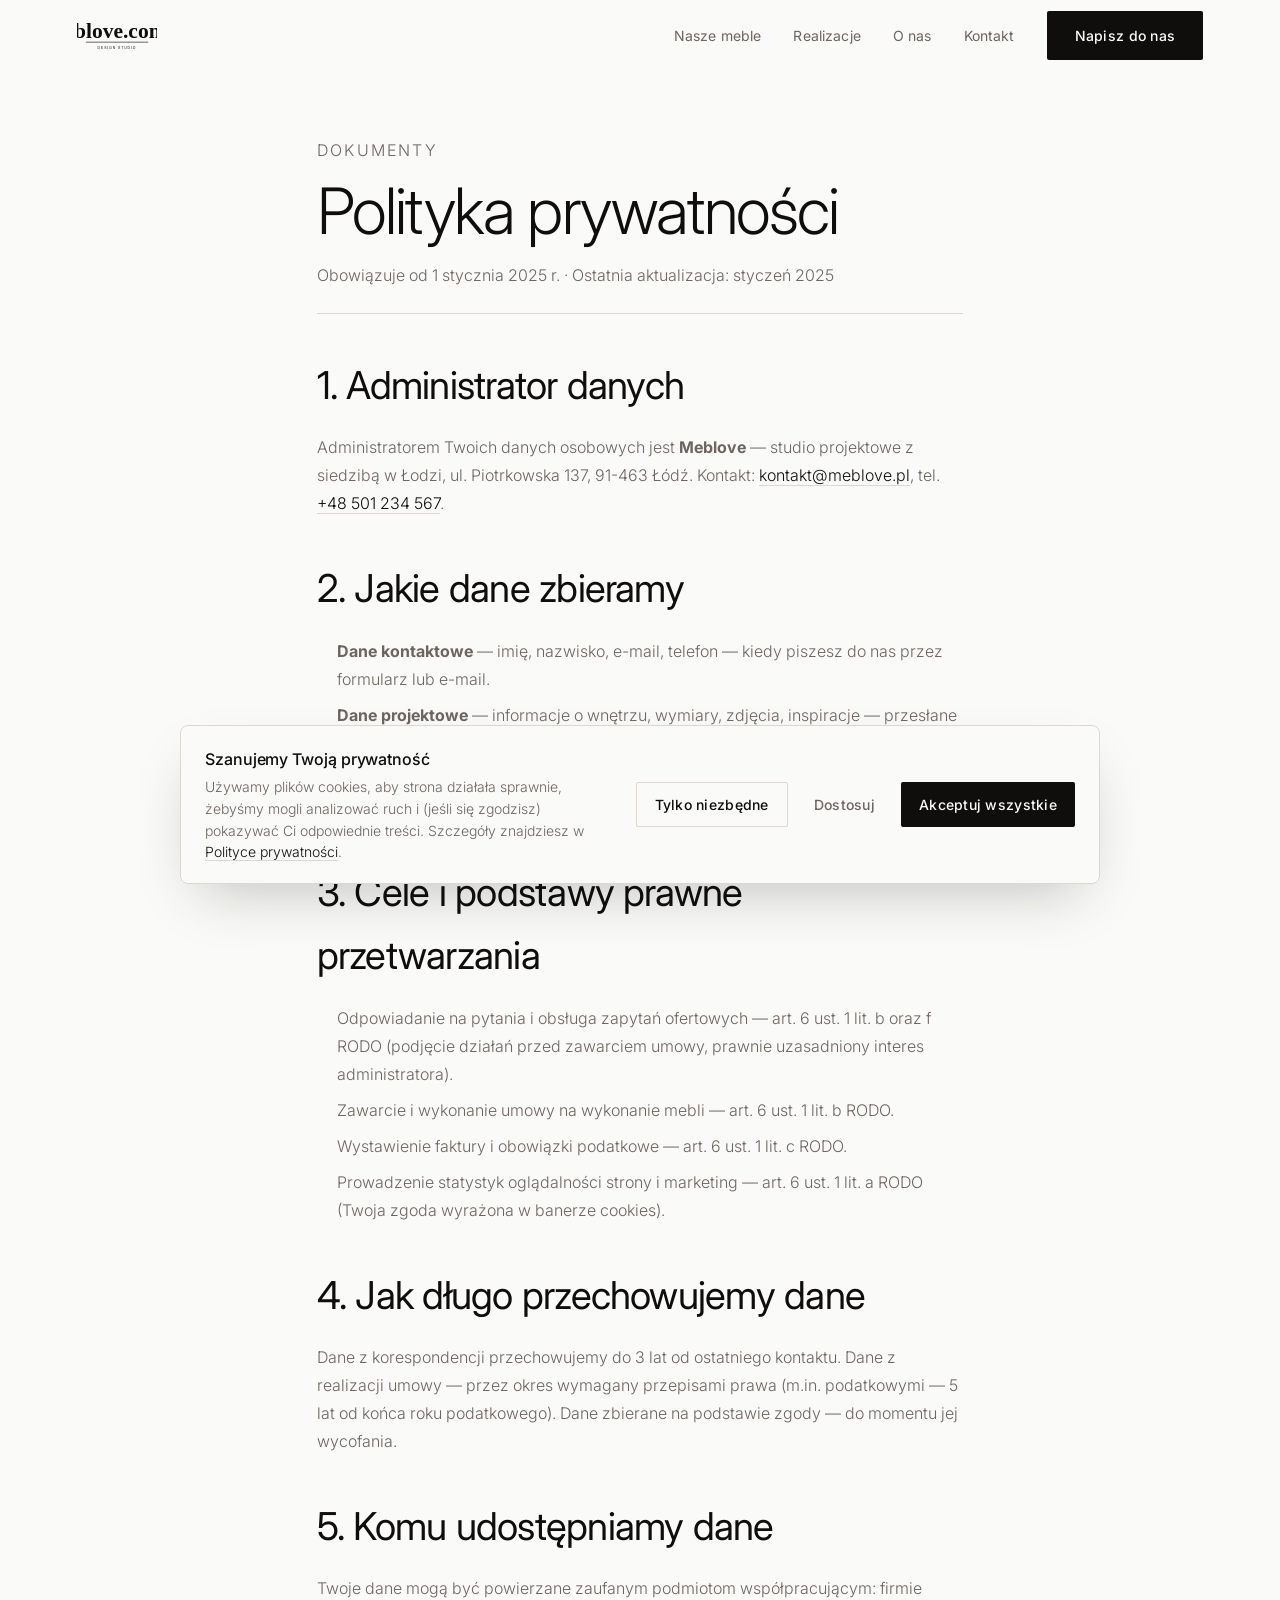
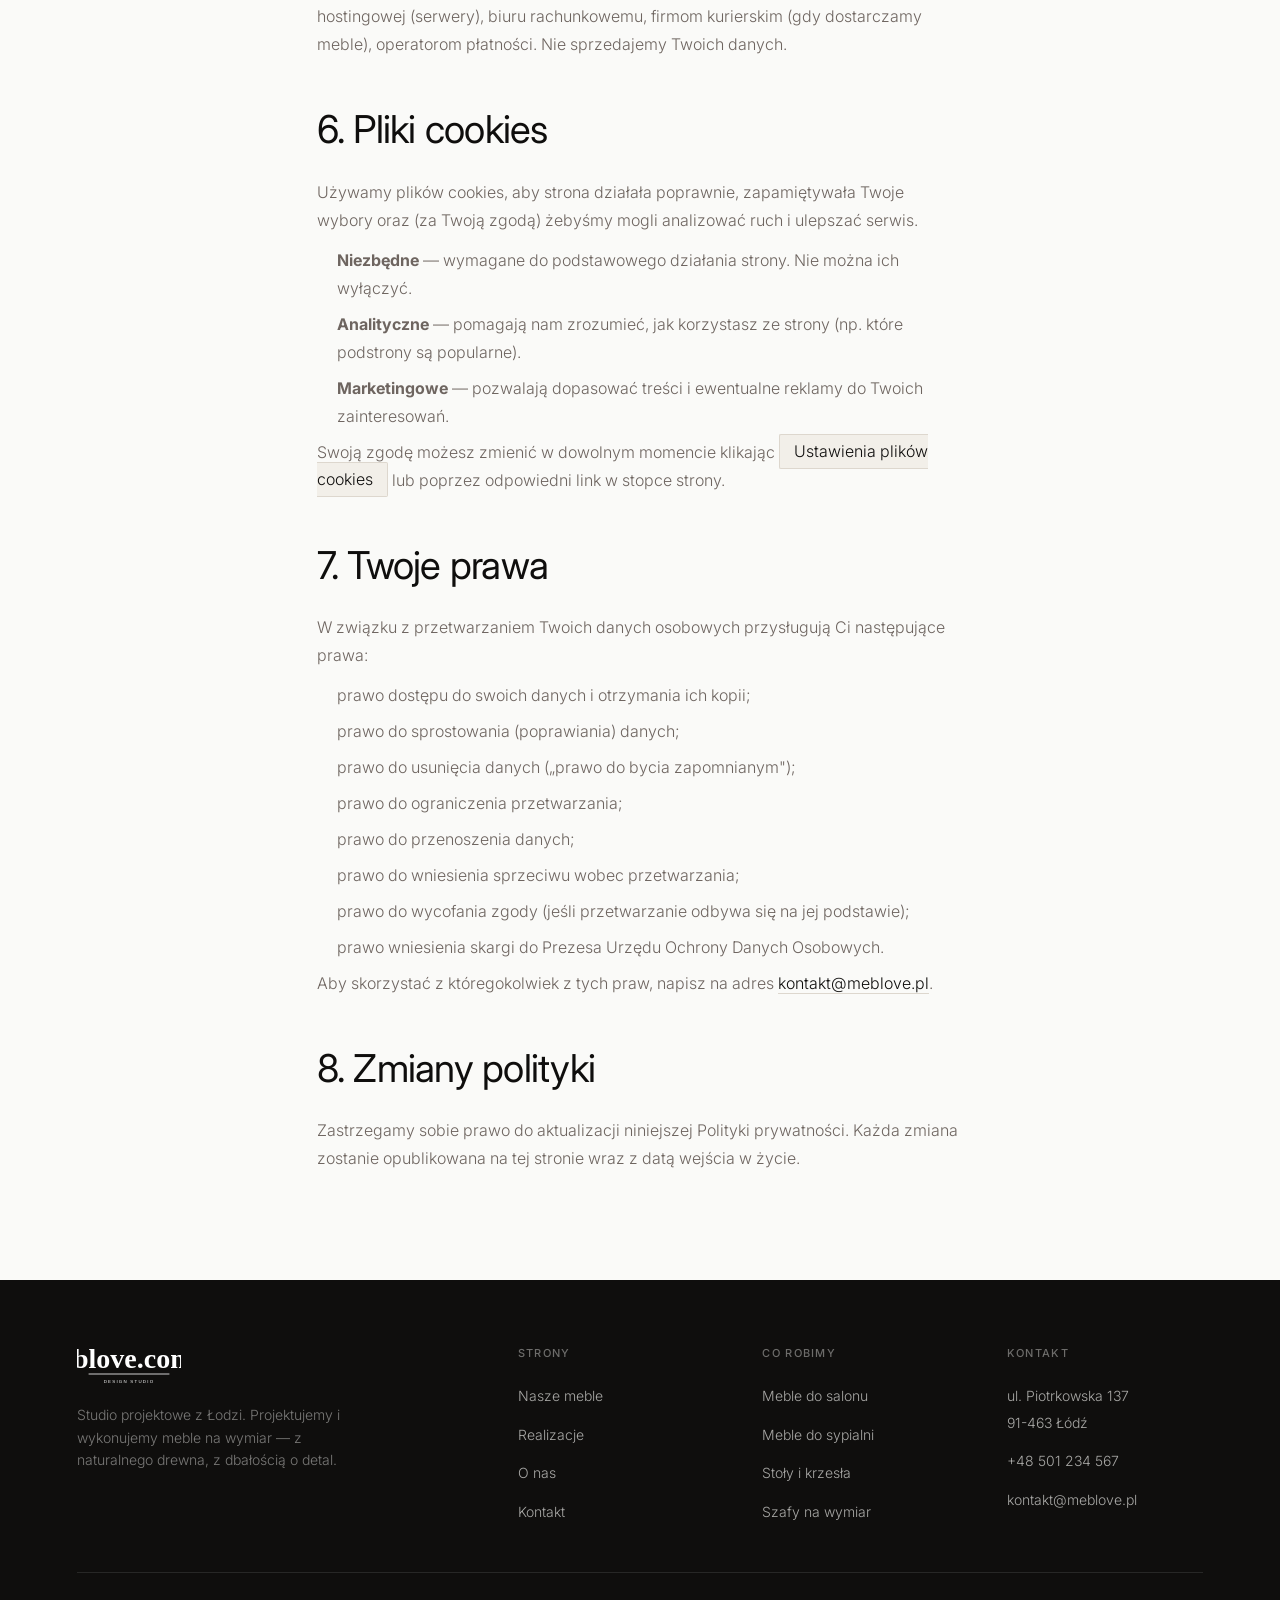
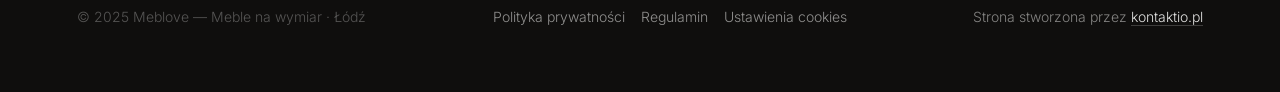
<file: site/polityka-prywatnosci.html>
<!DOCTYPE html>
<html lang="pl">
<head>
  <meta charset="UTF-8" />
  <meta name="viewport" content="width=device-width, initial-scale=1.0" />
  <title>Polityka prywatności — Meblove</title>
  <link rel="preconnect" href="https://fonts.googleapis.com" />
  <link rel="preconnect" href="https://fonts.gstatic.com" crossorigin />
  <link href="https://fonts.googleapis.com/css2?family=Inter:wght@200;300;400;500&display=swap" rel="stylesheet" />
  <link rel="icon" href="assets/favicon.svg" type="image/svg+xml">
  <meta name="theme-color" content="#0F0E0D">
  <meta name="description" content="Polityka prywatności serwisu Meblove — jak przetwarzamy dane osobowe i jakie masz prawa.">
  <link rel="stylesheet" href="style.css" />
</head>
<body>

  <!-- ── Navigation ──────────────────────────── -->
  <nav class="nav">
    <div class="container nav__inner">
      <a href="index.html" class="nav__logo" aria-label="Meblove.com.pl — Strona główna"><img src="assets/logo.svg" alt="Meblove.com.pl" class="nav__logo-img"><span class="nav__logo-text">Meblove</span></a>
      <ul class="nav__links">
        <li><a href="nasze-meble.html" class="nav__link" data-page="nasze-meble.html">Nasze meble</a></li>
        <li><a href="realizacje.html"  class="nav__link" data-page="realizacje.html">Realizacje</a></li>
        <li><a href="o-nas.html"       class="nav__link" data-page="o-nas.html">O nas</a></li>
        <li><a href="kontakt.html"     class="nav__link" data-page="kontakt.html">Kontakt</a></li>
        <li><a href="kontakt.html"     class="btn nav__cta">Napisz do nas</a></li>
      </ul>
      <button class="nav__burger" aria-label="Menu">
        <span></span><span></span><span></span>
      </button>
    </div>
  </nav>
  <div class="nav__drawer">
    <a href="nasze-meble.html" class="nav__link">Nasze meble</a>
    <a href="realizacje.html"  class="nav__link">Realizacje</a>
    <a href="o-nas.html"       class="nav__link">O nas</a>
    <a href="kontakt.html"     class="nav__link">Kontakt</a>
    <a href="kontakt.html"     class="btn btn-primary" style="margin-top:1rem">Napisz do nas</a>
  </div>

  <main>
    <section class="legal">
      <div class="container">
        <p class="section__eyebrow">Dokumenty</p>
        <h1>Polityka prywatności</h1>
        <p class="legal__meta">Obowiązuje od 1 stycznia 2025 r. · Ostatnia aktualizacja: styczeń 2025</p>

        <h2>1. Administrator danych</h2>
        <p>
          Administratorem Twoich danych osobowych jest <strong>Meblove</strong> — studio projektowe
          z siedzibą w Łodzi, ul. Piotrkowska 137, 91-463 Łódź.
          Kontakt: <a href="mailto:kontakt@meblove.pl">kontakt@meblove.pl</a>,
          tel. <a href="tel:+48501234567">+48 501 234 567</a>.
        </p>

        <h2>2. Jakie dane zbieramy</h2>
        <ul>
          <li><strong>Dane kontaktowe</strong> — imię, nazwisko, e-mail, telefon — kiedy piszesz do nas przez formularz lub e-mail.</li>
          <li><strong>Dane projektowe</strong> — informacje o wnętrzu, wymiary, zdjęcia, inspiracje — przesłane przez Ciebie w związku z wyceną lub realizacją.</li>
          <li><strong>Dane techniczne</strong> — adres IP, typ przeglądarki, strony odwiedzone w serwisie — zbierane automatycznie za pomocą plików cookies.</li>
        </ul>

        <h2>3. Cele i podstawy prawne przetwarzania</h2>
        <ul>
          <li>Odpowiadanie na pytania i obsługa zapytań ofertowych — art. 6 ust. 1 lit. b oraz f RODO (podjęcie działań przed zawarciem umowy, prawnie uzasadniony interes administratora).</li>
          <li>Zawarcie i wykonanie umowy na wykonanie mebli — art. 6 ust. 1 lit. b RODO.</li>
          <li>Wystawienie faktury i obowiązki podatkowe — art. 6 ust. 1 lit. c RODO.</li>
          <li>Prowadzenie statystyk oglądalności strony i marketing — art. 6 ust. 1 lit. a RODO (Twoja zgoda wyrażona w banerze cookies).</li>
        </ul>

        <h2>4. Jak długo przechowujemy dane</h2>
        <p>
          Dane z korespondencji przechowujemy do 3 lat od ostatniego kontaktu.
          Dane z realizacji umowy — przez okres wymagany przepisami prawa (m.in. podatkowymi — 5 lat od końca roku podatkowego).
          Dane zbierane na podstawie zgody — do momentu jej wycofania.
        </p>

        <h2>5. Komu udostępniamy dane</h2>
        <p>
          Twoje dane mogą być powierzane zaufanym podmiotom współpracującym:
          firmie hostingowej (serwery), biuru rachunkowemu, firmom kurierskim (gdy dostarczamy meble),
          operatorom płatności. Nie sprzedajemy Twoich danych.
        </p>

        <h2>6. Pliki cookies</h2>
        <p>
          Używamy plików cookies, aby strona działała poprawnie, zapamiętywała Twoje wybory
          oraz (za Twoją zgodą) żebyśmy mogli analizować ruch i ulepszać serwis.
        </p>
        <ul>
          <li><strong>Niezbędne</strong> — wymagane do podstawowego działania strony. Nie można ich wyłączyć.</li>
          <li><strong>Analityczne</strong> — pomagają nam zrozumieć, jak korzystasz ze strony (np. które podstrony są popularne).</li>
          <li><strong>Marketingowe</strong> — pozwalają dopasować treści i ewentualne reklamy do Twoich zainteresowań.</li>
        </ul>
        <p>
          Swoją zgodę możesz zmienić w dowolnym momencie klikając
          <a href="#" class="legal__cookie-link" onclick="event.preventDefault(); window.mebloveOpenCookieSettings && window.mebloveOpenCookieSettings()">Ustawienia plików cookies</a>
          lub poprzez odpowiedni link w stopce strony.
        </p>

        <h2>7. Twoje prawa</h2>
        <p>W związku z przetwarzaniem Twoich danych osobowych przysługują Ci następujące prawa:</p>
        <ul>
          <li>prawo dostępu do swoich danych i otrzymania ich kopii;</li>
          <li>prawo do sprostowania (poprawiania) danych;</li>
          <li>prawo do usunięcia danych („prawo do bycia zapomnianym");</li>
          <li>prawo do ograniczenia przetwarzania;</li>
          <li>prawo do przenoszenia danych;</li>
          <li>prawo do wniesienia sprzeciwu wobec przetwarzania;</li>
          <li>prawo do wycofania zgody (jeśli przetwarzanie odbywa się na jej podstawie);</li>
          <li>prawo wniesienia skargi do Prezesa Urzędu Ochrony Danych Osobowych.</li>
        </ul>
        <p>Aby skorzystać z któregokolwiek z tych praw, napisz na adres <a href="mailto:kontakt@meblove.pl">kontakt@meblove.pl</a>.</p>

        <h2>8. Zmiany polityki</h2>
        <p>
          Zastrzegamy sobie prawo do aktualizacji niniejszej Polityki prywatności.
          Każda zmiana zostanie opublikowana na tej stronie wraz z datą wejścia w życie.
        </p>
      </div>
    </section>
  </main>

  <footer class="footer">
    <div class="container">
      <div class="footer__grid">
        <div>
          <p class="footer__brand"><img src="assets/logo.svg" alt="Meblove.com.pl" class="footer__logo-img"></p>
          <p class="footer__tagline">Studio projektowe z Łodzi. Projektujemy i wykonujemy meble na wymiar — z naturalnego drewna, z dbałością o detal.</p>
        </div>
        <div>
          <p class="footer__heading">Strony</p>
          <ul class="footer__links">
            <li><a href="nasze-meble.html" class="footer__link">Nasze meble</a></li>
            <li><a href="realizacje.html"  class="footer__link">Realizacje</a></li>
            <li><a href="o-nas.html"       class="footer__link">O nas</a></li>
            <li><a href="kontakt.html"     class="footer__link">Kontakt</a></li>
          </ul>
        </div>
        <div>
          <p class="footer__heading">Co robimy</p>
          <ul class="footer__links">
            <li><a href="nasze-meble.html" class="footer__link">Meble do salonu</a></li>
            <li><a href="nasze-meble.html" class="footer__link">Meble do sypialni</a></li>
            <li><a href="nasze-meble.html" class="footer__link">Stoły i krzesła</a></li>
            <li><a href="nasze-meble.html" class="footer__link">Szafy na wymiar</a></li>
          </ul>
        </div>
        <div>
          <p class="footer__heading">Kontakt</p>
          <ul class="footer__links">
            <li><span class="footer__link" style="line-height:1.6;">ul. Piotrkowska 137<br>91-463 Łódź</span></li>
            <li><a href="tel:+48501234567"          class="footer__link">+48 501 234 567</a></li>
            <li><a href="mailto:kontakt@meblove.pl"  class="footer__link">kontakt@meblove.pl</a></li>
          </ul>
        </div>
      </div>
      <div class="footer__bottom">
        <span>© 2025 Meblove — Meble na wymiar · Łódź</span>
        <nav class="footer__legal" aria-label="Informacje prawne">
          <a href="polityka-prywatnosci.html" class="footer__link">Polityka prywatności</a>
          <a href="regulamin.html" class="footer__link">Regulamin</a>
          <button type="button" class="footer__link" onclick="window.mebloveOpenCookieSettings && window.mebloveOpenCookieSettings()">Ustawienia cookies</button>
        </nav>
        <span class="footer__credit">Strona stworzona przez <a href="https://kontaktio.pl" target="_blank" rel="noopener">kontaktio.pl</a></span>
      </div>
    </div>
  </footer>

  <script src="main.js"></script>
</body>
</html>
</file>
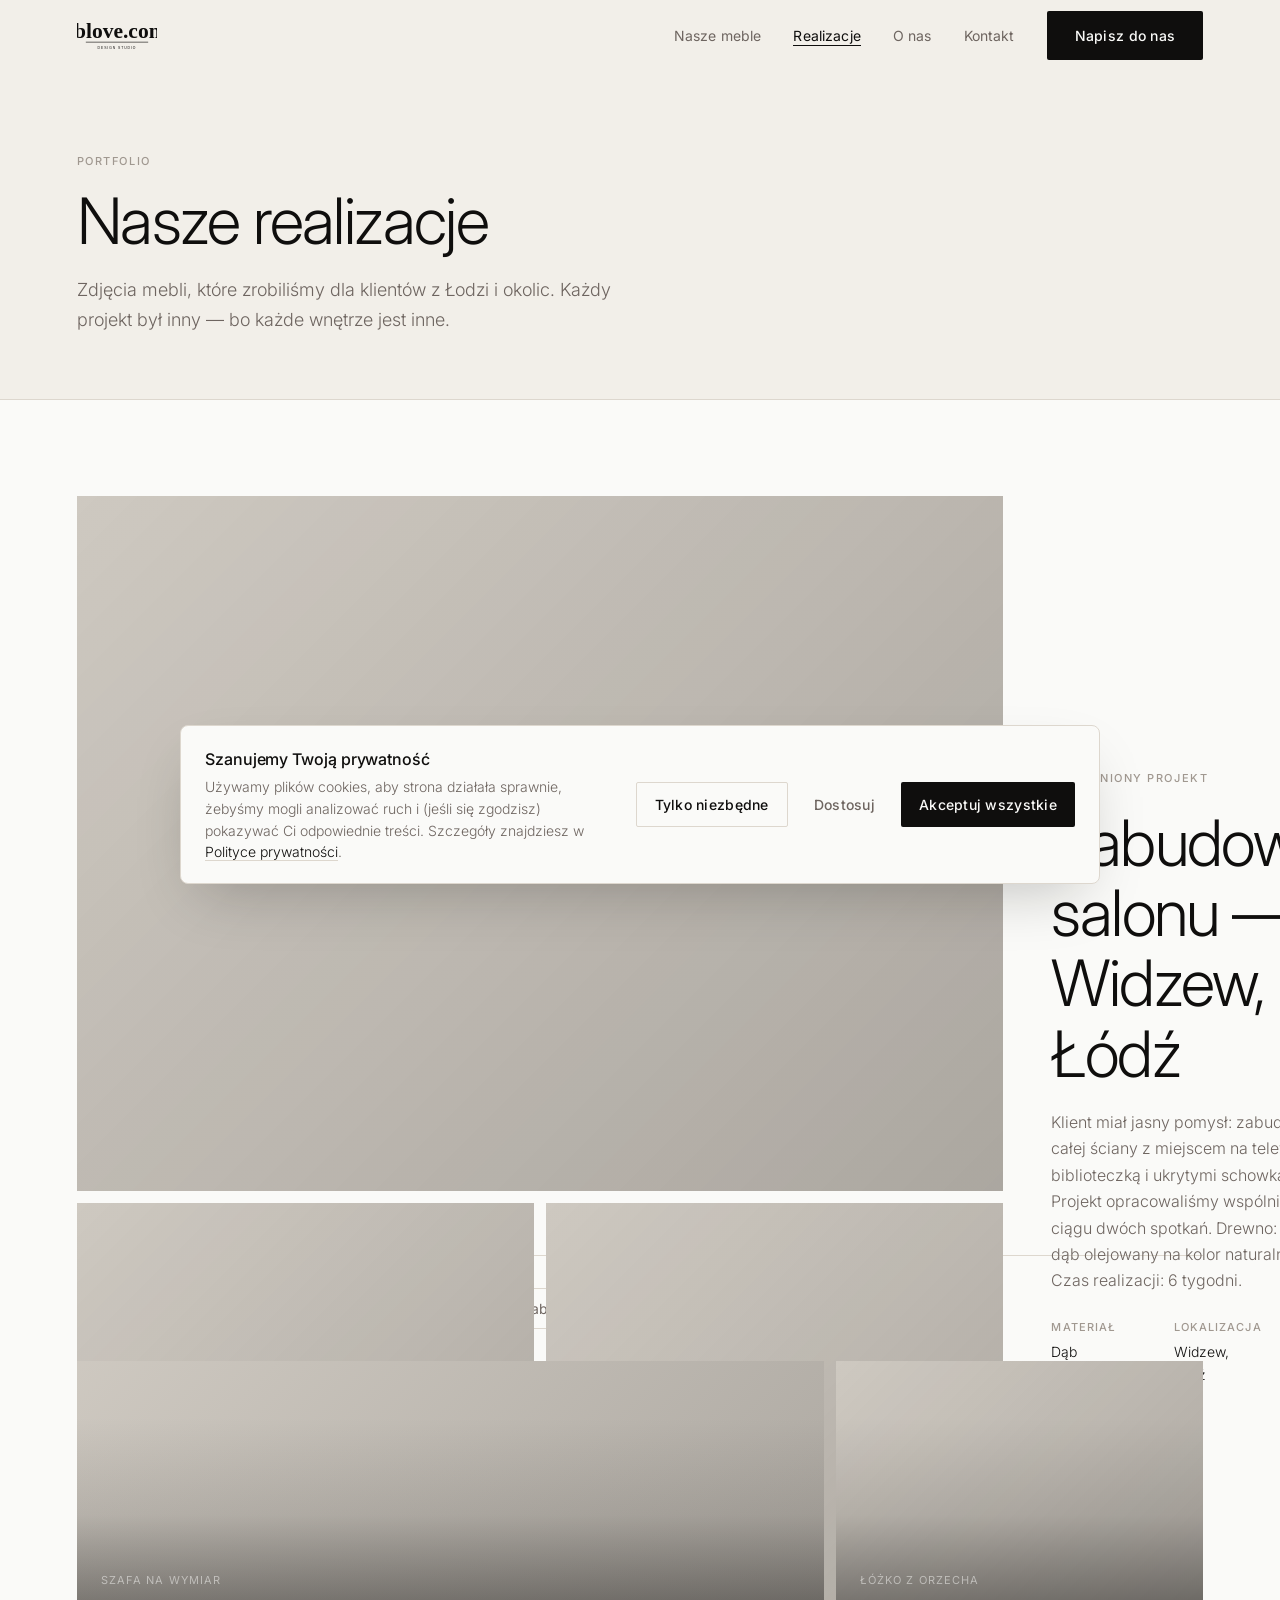
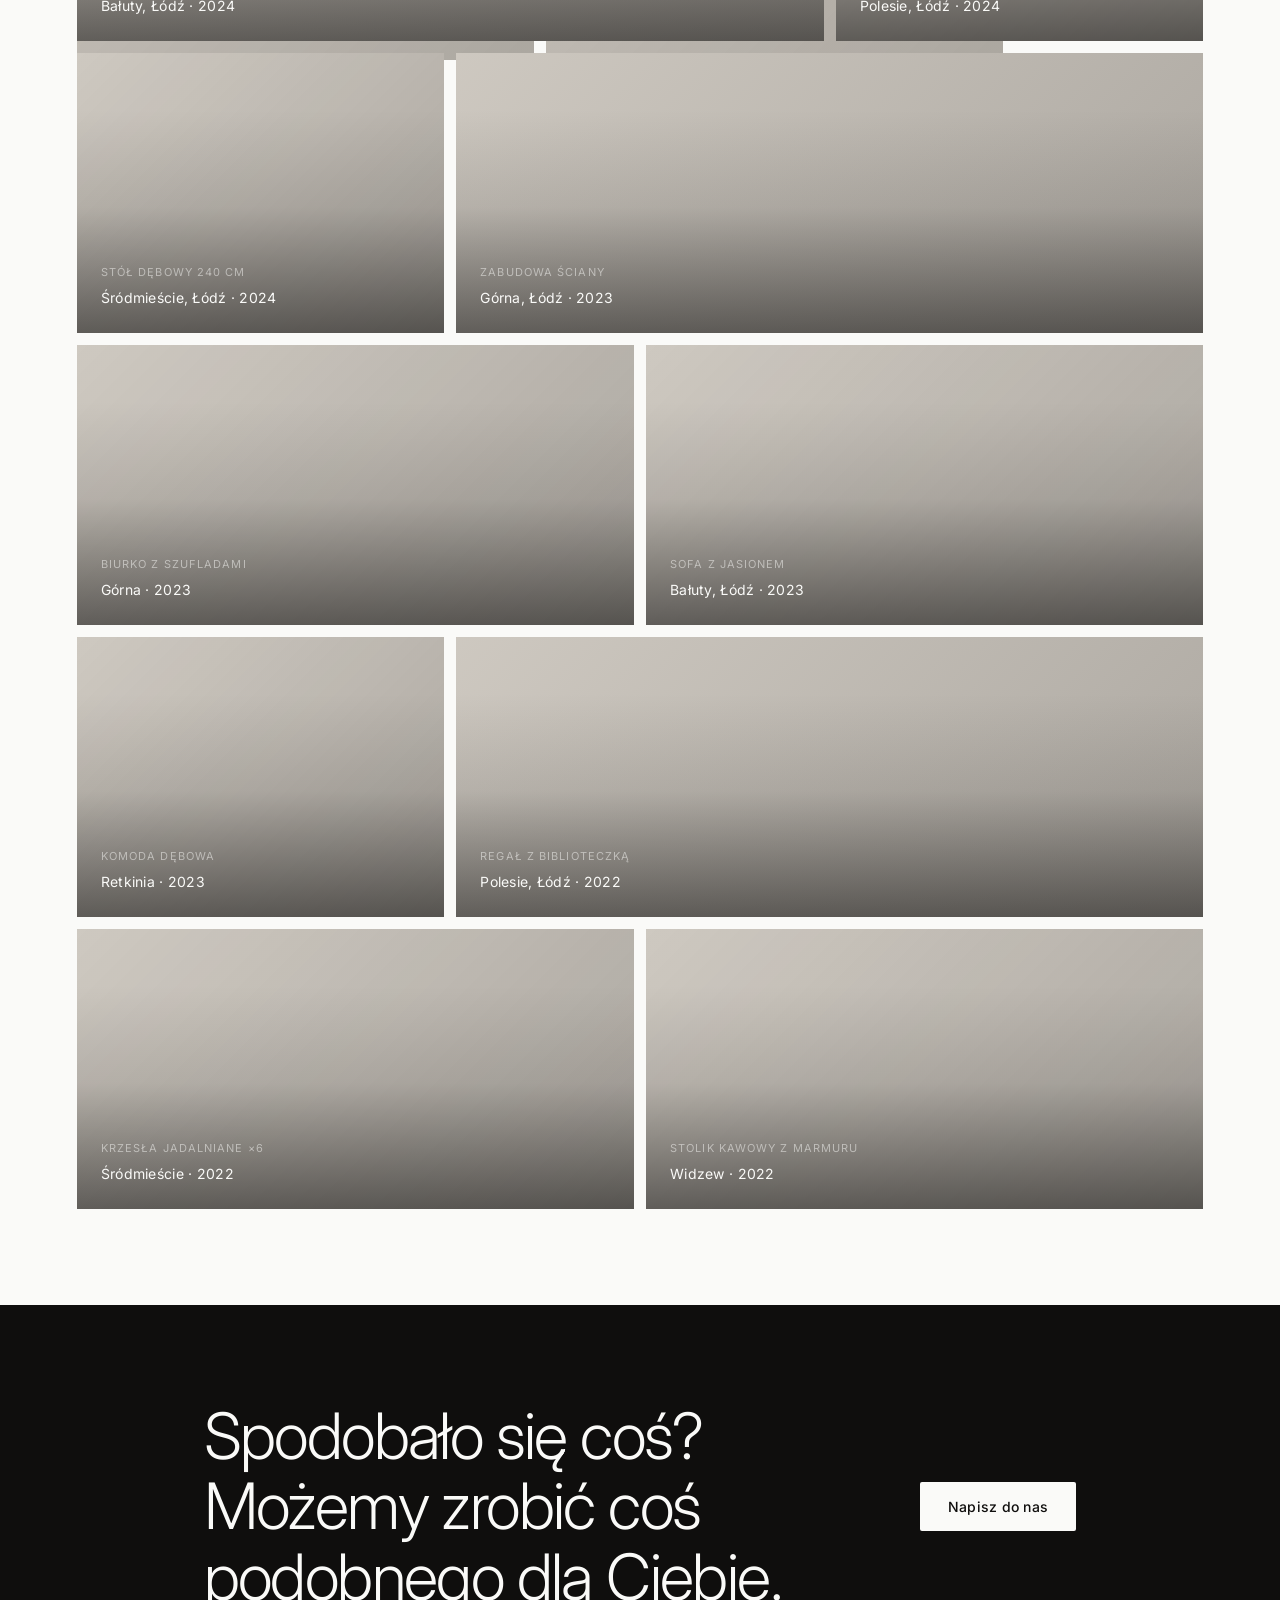
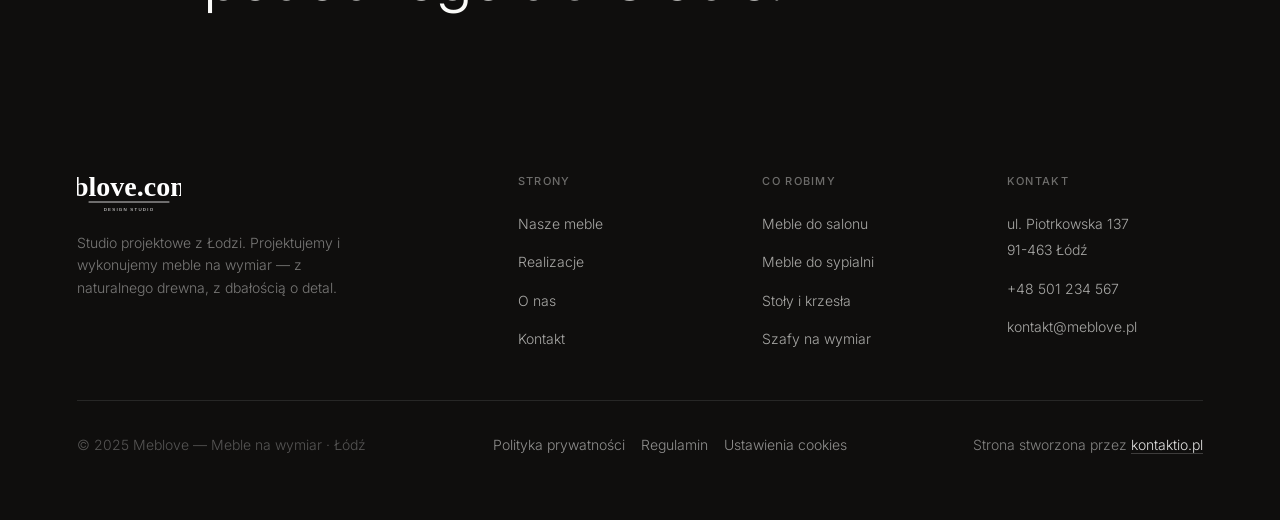
<file: site/realizacje.html>
<!DOCTYPE html>
<html lang="pl">
<head>
  <meta charset="UTF-8" />
  <meta name="viewport" content="width=device-width, initial-scale=1.0" />
  <title>Realizacje — Meblove</title>
  <link rel="preconnect" href="https://fonts.googleapis.com" />
  <link rel="preconnect" href="https://fonts.gstatic.com" crossorigin />
  <link href="https://fonts.googleapis.com/css2?family=Inter:wght@200;300;400;500&display=swap" rel="stylesheet" />
  <link rel="icon" href="assets/favicon.svg" type="image/svg+xml">
  <meta name="theme-color" content="#0F0E0D">
  <meta name="description" content="Meblove — studio projektowe z Łodzi. Projektujemy i wykonujemy meble na wymiar z naturalnego drewna.">
  <link rel="stylesheet" href="style.css" />
</head>
<body>

  <!-- ── Navigation ──────────────────────────── -->
  <nav class="nav">
    <div class="container nav__inner">
      <a href="index.html" class="nav__logo" aria-label="Meblove.com.pl — Strona główna"><img src="assets/logo.svg" alt="Meblove.com.pl" class="nav__logo-img"><span class="nav__logo-text">Meblove</span></a>
      <ul class="nav__links">
        <li><a href="nasze-meble.html" class="nav__link" data-page="nasze-meble.html">Nasze meble</a></li>
        <li><a href="realizacje.html"  class="nav__link" data-page="realizacje.html">Realizacje</a></li>
        <li><a href="o-nas.html"       class="nav__link" data-page="o-nas.html">O nas</a></li>
        <li><a href="kontakt.html"     class="nav__link" data-page="kontakt.html">Kontakt</a></li>
        <li><a href="kontakt.html"     class="btn nav__cta">Napisz do nas</a></li>
      </ul>
      <button class="nav__burger" aria-label="Menu">
        <span></span><span></span><span></span>
      </button>
    </div>
  </nav>
  <div class="nav__drawer">
    <a href="nasze-meble.html" class="nav__link">Nasze meble</a>
    <a href="realizacje.html"  class="nav__link">Realizacje</a>
    <a href="o-nas.html"       class="nav__link">O nas</a>
    <a href="kontakt.html"     class="nav__link">Kontakt</a>
    <a href="kontakt.html"     class="btn btn-primary" style="margin-top:1rem">Napisz do nas</a>
  </div>

  <main>

    <!-- ── Page header ───────────────────────── -->
    <div class="page-header">
      <div class="container">
        <p class="page-header__eyebrow">Portfolio</p>
        <h1 class="page-header__title">Nasze realizacje</h1>
        <p class="page-header__sub">
          Zdjęcia mebli, które zrobiliśmy dla klientów z Łodzi
          i okolic. Każdy projekt był inny — bo każde wnętrze jest inne.
        </p>
      </div>
    </div>
    <hr class="divider" />

    <!-- ── Featured project ──────────────────── -->
    <section class="section">
      <div class="container">
        <div style="display:grid;grid-template-columns:1fr 1fr;gap:var(--s-6);margin-bottom:var(--s-16);">
          <div style="display:flex;flex-direction:column;gap:var(--s-3);">
            <div class="placeholder-img" style="flex:1;aspect-ratio:4/3;background:linear-gradient(135deg,#6B4226,#3E2010);"></div>
            <div style="display:grid;grid-template-columns:1fr 1fr;gap:var(--s-3);">
              <div class="placeholder-img" style="aspect-ratio:1;background:linear-gradient(135deg,#8C5830,#5C3010);"></div>
              <div class="placeholder-img" style="aspect-ratio:1;background:linear-gradient(135deg,#A06838,#704828);"></div>
            </div>
          </div>
          <div style="display:flex;flex-direction:column;justify-content:center;padding:var(--s-6) 0 var(--s-6) var(--s-6);">
            <p class="section__eyebrow fade-up">Wyróżniony projekt</p>
            <h2 class="section__title fade-up" style="margin-bottom:var(--s-5);">
              Zabudowa salonu — Widzew, Łódź
            </h2>
            <p style="font-size:var(--f-body);font-weight:300;color:var(--subtle);line-height:1.65;max-width:44ch;" class="fade-up">
              Klient miał jasny pomysł: zabudowa całej ściany z miejscem na
              telewizor, biblioteczką i ukrytymi schowkami. Projekt opracowaliśmy
              wspólnie w ciągu dwóch spotkań. Drewno: lity dąb olejowany na
              kolor naturalny. Czas realizacji: 6 tygodni.
            </p>
            <div style="margin-top:var(--s-6);display:flex;flex-direction:column;gap:var(--s-3);" class="fade-up">
              <div style="display:flex;gap:var(--s-8);">
                <div>
                  <p style="font-size:var(--f-label);font-weight:500;letter-spacing:.1em;color:var(--muted);text-transform:uppercase;margin-bottom:4px;">Materiał</p>
                  <p style="font-size:var(--f-sm);font-weight:300;">Dąb olejowany</p>
                </div>
                <div>
                  <p style="font-size:var(--f-label);font-weight:500;letter-spacing:.1em;color:var(--muted);text-transform:uppercase;margin-bottom:4px;">Lokalizacja</p>
                  <p style="font-size:var(--f-sm);font-weight:300;">Widzew, Łódź</p>
                </div>
                <div>
                  <p style="font-size:var(--f-label);font-weight:500;letter-spacing:.1em;color:var(--muted);text-transform:uppercase;margin-bottom:4px;">Rok</p>
                  <p style="font-size:var(--f-sm);font-weight:300;">2024</p>
                </div>
              </div>
            </div>
          </div>
        </div>

        <hr class="divider" />

        <!-- ── Filters ──── -->
        <div style="padding-block:var(--s-8);">
          <div class="filters" style="margin:0;">
            <button class="filter-btn active">Wszystko</button>
            <button class="filter-btn">Salon</button>
            <button class="filter-btn">Sypialnia</button>
            <button class="filter-btn">Jadalnia</button>
            <button class="filter-btn">Zabudowy</button>
            <button class="filter-btn">Gabinet</button>
          </div>
        </div>

        <!-- ── Grid ─────── -->
        <div class="portfolio-grid">

          <div class="portfolio-item portfolio-item--wide">
            <div class="placeholder-img" style="background:linear-gradient(135deg,#D4C4A8,#B0A088);"></div>
            <div class="portfolio-item__overlay">
              <div class="portfolio-item__label">
                <div style="font-size:var(--f-label);letter-spacing:.1em;text-transform:uppercase;color:rgba(250,250,248,.5);margin-bottom:4px;">Szafa na wymiar</div>
                Bałuty, Łódź · 2024
              </div>
            </div>
          </div>

          <div class="portfolio-item portfolio-item--narrow">
            <div class="placeholder-img" style="background:linear-gradient(135deg,#6B4226,#3E2010);"></div>
            <div class="portfolio-item__overlay">
              <div class="portfolio-item__label">
                <div style="font-size:var(--f-label);letter-spacing:.1em;text-transform:uppercase;color:rgba(250,250,248,.5);margin-bottom:4px;">Łóżko z orzecha</div>
                Polesie, Łódź · 2024
              </div>
            </div>
          </div>

          <div class="portfolio-item portfolio-item--narrow">
            <div class="placeholder-img" style="background:linear-gradient(135deg,#C8925C,#A06B3A);"></div>
            <div class="portfolio-item__overlay">
              <div class="portfolio-item__label">
                <div style="font-size:var(--f-label);letter-spacing:.1em;text-transform:uppercase;color:rgba(250,250,248,.5);margin-bottom:4px;">Stół dębowy 240 cm</div>
                Śródmieście, Łódź · 2024
              </div>
            </div>
          </div>

          <div class="portfolio-item portfolio-item--wide">
            <div class="placeholder-img" style="background:linear-gradient(135deg,#C4A882,#8C7858);"></div>
            <div class="portfolio-item__overlay">
              <div class="portfolio-item__label">
                <div style="font-size:var(--f-label);letter-spacing:.1em;text-transform:uppercase;color:rgba(250,250,248,.5);margin-bottom:4px;">Zabudowa ściany</div>
                Górna, Łódź · 2023
              </div>
            </div>
          </div>

          <div class="portfolio-item portfolio-item--half">
            <div class="placeholder-img" style="background:linear-gradient(135deg,#3A3330,#1A1714);"></div>
            <div class="portfolio-item__overlay">
              <div class="portfolio-item__label">
                <div style="font-size:var(--f-label);letter-spacing:.1em;text-transform:uppercase;color:rgba(250,250,248,.5);margin-bottom:4px;">Biurko z szufladami</div>
                Górna · 2023
              </div>
            </div>
          </div>

          <div class="portfolio-item portfolio-item--half">
            <div class="placeholder-img" style="background:linear-gradient(135deg,#D8CCBE,#A89E90);"></div>
            <div class="portfolio-item__overlay">
              <div class="portfolio-item__label">
                <div style="font-size:var(--f-label);letter-spacing:.1em;text-transform:uppercase;color:rgba(250,250,248,.5);margin-bottom:4px;">Sofa z jasionem</div>
                Bałuty, Łódź · 2023
              </div>
            </div>
          </div>

          <div class="portfolio-item portfolio-item--narrow">
            <div class="placeholder-img" style="background:linear-gradient(135deg,#A09070,#786850);"></div>
            <div class="portfolio-item__overlay">
              <div class="portfolio-item__label">
                <div style="font-size:var(--f-label);letter-spacing:.1em;text-transform:uppercase;color:rgba(250,250,248,.5);margin-bottom:4px;">Komoda dębowa</div>
                Retkinia · 2023
              </div>
            </div>
          </div>

          <div class="portfolio-item portfolio-item--wide">
            <div class="placeholder-img" style="background:linear-gradient(135deg,#B0A088,#908060);"></div>
            <div class="portfolio-item__overlay">
              <div class="portfolio-item__label">
                <div style="font-size:var(--f-label);letter-spacing:.1em;text-transform:uppercase;color:rgba(250,250,248,.5);margin-bottom:4px;">Regał z biblioteczką</div>
                Polesie, Łódź · 2022
              </div>
            </div>
          </div>

          <div class="portfolio-item portfolio-item--half">
            <div class="placeholder-img" style="background:linear-gradient(135deg,#5C3A1E,#3A2010);"></div>
            <div class="portfolio-item__overlay">
              <div class="portfolio-item__label">
                <div style="font-size:var(--f-label);letter-spacing:.1em;text-transform:uppercase;color:rgba(250,250,248,.5);margin-bottom:4px;">Krzesła jadalniane ×6</div>
                Śródmieście · 2022
              </div>
            </div>
          </div>

          <div class="portfolio-item portfolio-item--half">
            <div class="placeholder-img" style="background:linear-gradient(135deg,#E0D0B8,#C0B098);"></div>
            <div class="portfolio-item__overlay">
              <div class="portfolio-item__label">
                <div style="font-size:var(--f-label);letter-spacing:.1em;text-transform:uppercase;color:rgba(250,250,248,.5);margin-bottom:4px;">Stolik kawowy z marmuru</div>
                Widzew · 2022
              </div>
            </div>
          </div>

        </div>
      </div>
    </section>

    <!-- ── CTA ───────────────────────────────── -->
    <section class="cta-banner">
      <div class="container">
        <div class="cta-banner__inner">
          <h2 class="cta-banner__title fade-up">
            Spodobało się coś? Możemy zrobić coś podobnego dla Ciebie.
          </h2>
          <a href="kontakt.html" class="btn fade-up"
             style="background:var(--canvas);color:var(--ink);flex-shrink:0;">
            Napisz do nas
          </a>
        </div>
      </div>
    </section>

  </main>

  <footer class="footer">
    <div class="container">
      <div class="footer__grid">
        <div>
          <p class="footer__brand"><img src="assets/logo.svg" alt="Meblove.com.pl" class="footer__logo-img"></p>
          <p class="footer__tagline">Studio projektowe z Łodzi. Projektujemy i wykonujemy meble na wymiar — z naturalnego drewna, z dbałością o detal.</p>
        </div>
        <div>
          <p class="footer__heading">Strony</p>
          <ul class="footer__links">
            <li><a href="nasze-meble.html" class="footer__link">Nasze meble</a></li>
            <li><a href="realizacje.html"  class="footer__link">Realizacje</a></li>
            <li><a href="o-nas.html"       class="footer__link">O nas</a></li>
            <li><a href="kontakt.html"     class="footer__link">Kontakt</a></li>
          </ul>
        </div>
        <div>
          <p class="footer__heading">Co robimy</p>
          <ul class="footer__links">
            <li><a href="nasze-meble.html" class="footer__link">Meble do salonu</a></li>
            <li><a href="nasze-meble.html" class="footer__link">Meble do sypialni</a></li>
            <li><a href="nasze-meble.html" class="footer__link">Stoły i krzesła</a></li>
            <li><a href="nasze-meble.html" class="footer__link">Szafy na wymiar</a></li>
          </ul>
        </div>
        <div>
          <p class="footer__heading">Kontakt</p>
          <ul class="footer__links">
            <li><span class="footer__link" style="line-height:1.6;">ul. Piotrkowska 137<br>91-463 Łódź</span></li>
            <li><a href="tel:+48501234567"         class="footer__link">+48 501 234 567</a></li>
            <li><a href="mailto:kontakt@meblove.pl" class="footer__link">kontakt@meblove.pl</a></li>
          </ul>
        </div>
      </div>
      <div class="footer__bottom">
        <span>© 2025 Meblove — Meble na wymiar · Łódź</span>
        <nav class="footer__legal" aria-label="Informacje prawne">
          <a href="polityka-prywatnosci.html" class="footer__link">Polityka prywatności</a>
          <a href="regulamin.html" class="footer__link">Regulamin</a>
          <button type="button" class="footer__link" onclick="window.mebloveOpenCookieSettings && window.mebloveOpenCookieSettings()">Ustawienia cookies</button>
        </nav>
        <span class="footer__credit">Strona stworzona przez <a href="https://kontaktio.pl" target="_blank" rel="noopener">kontaktio.pl</a></span>
      </div>
    </div>
  </footer>

  <script src="main.js"></script>
</body>
</html>
</file>
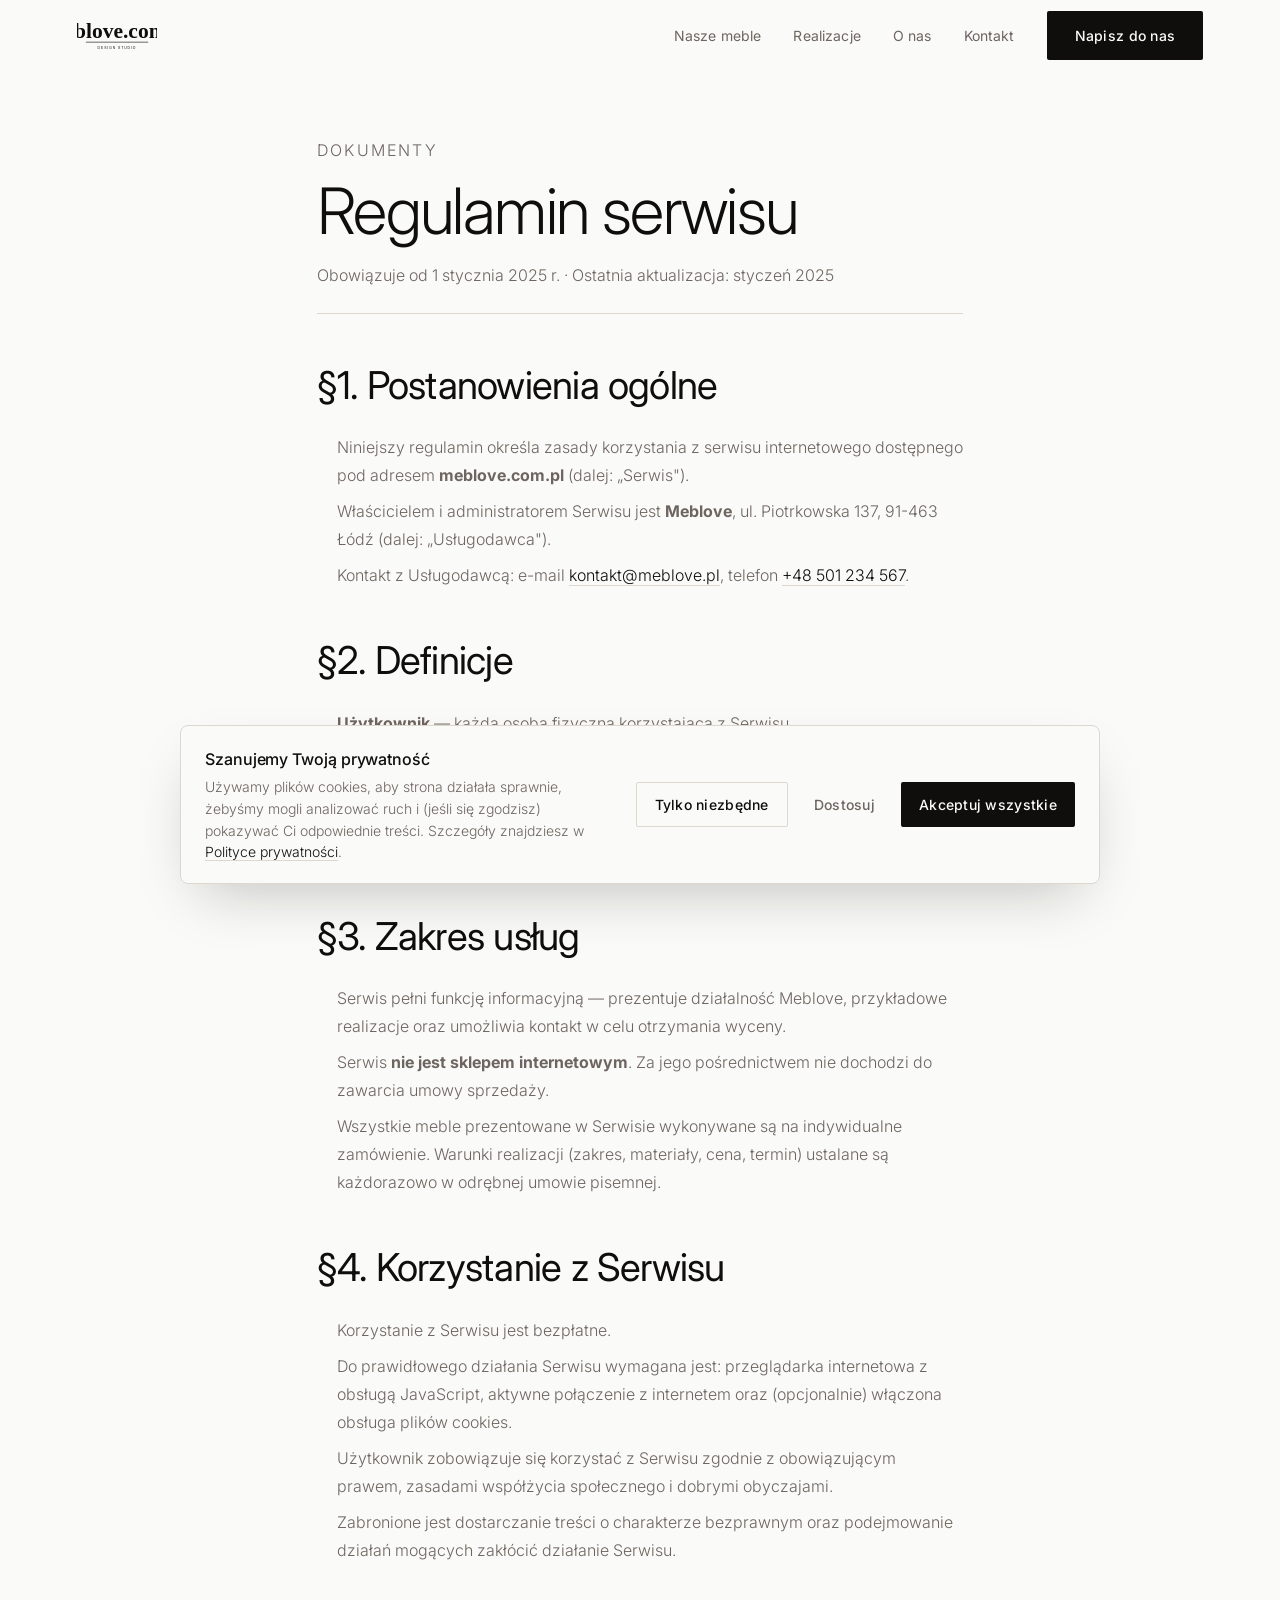
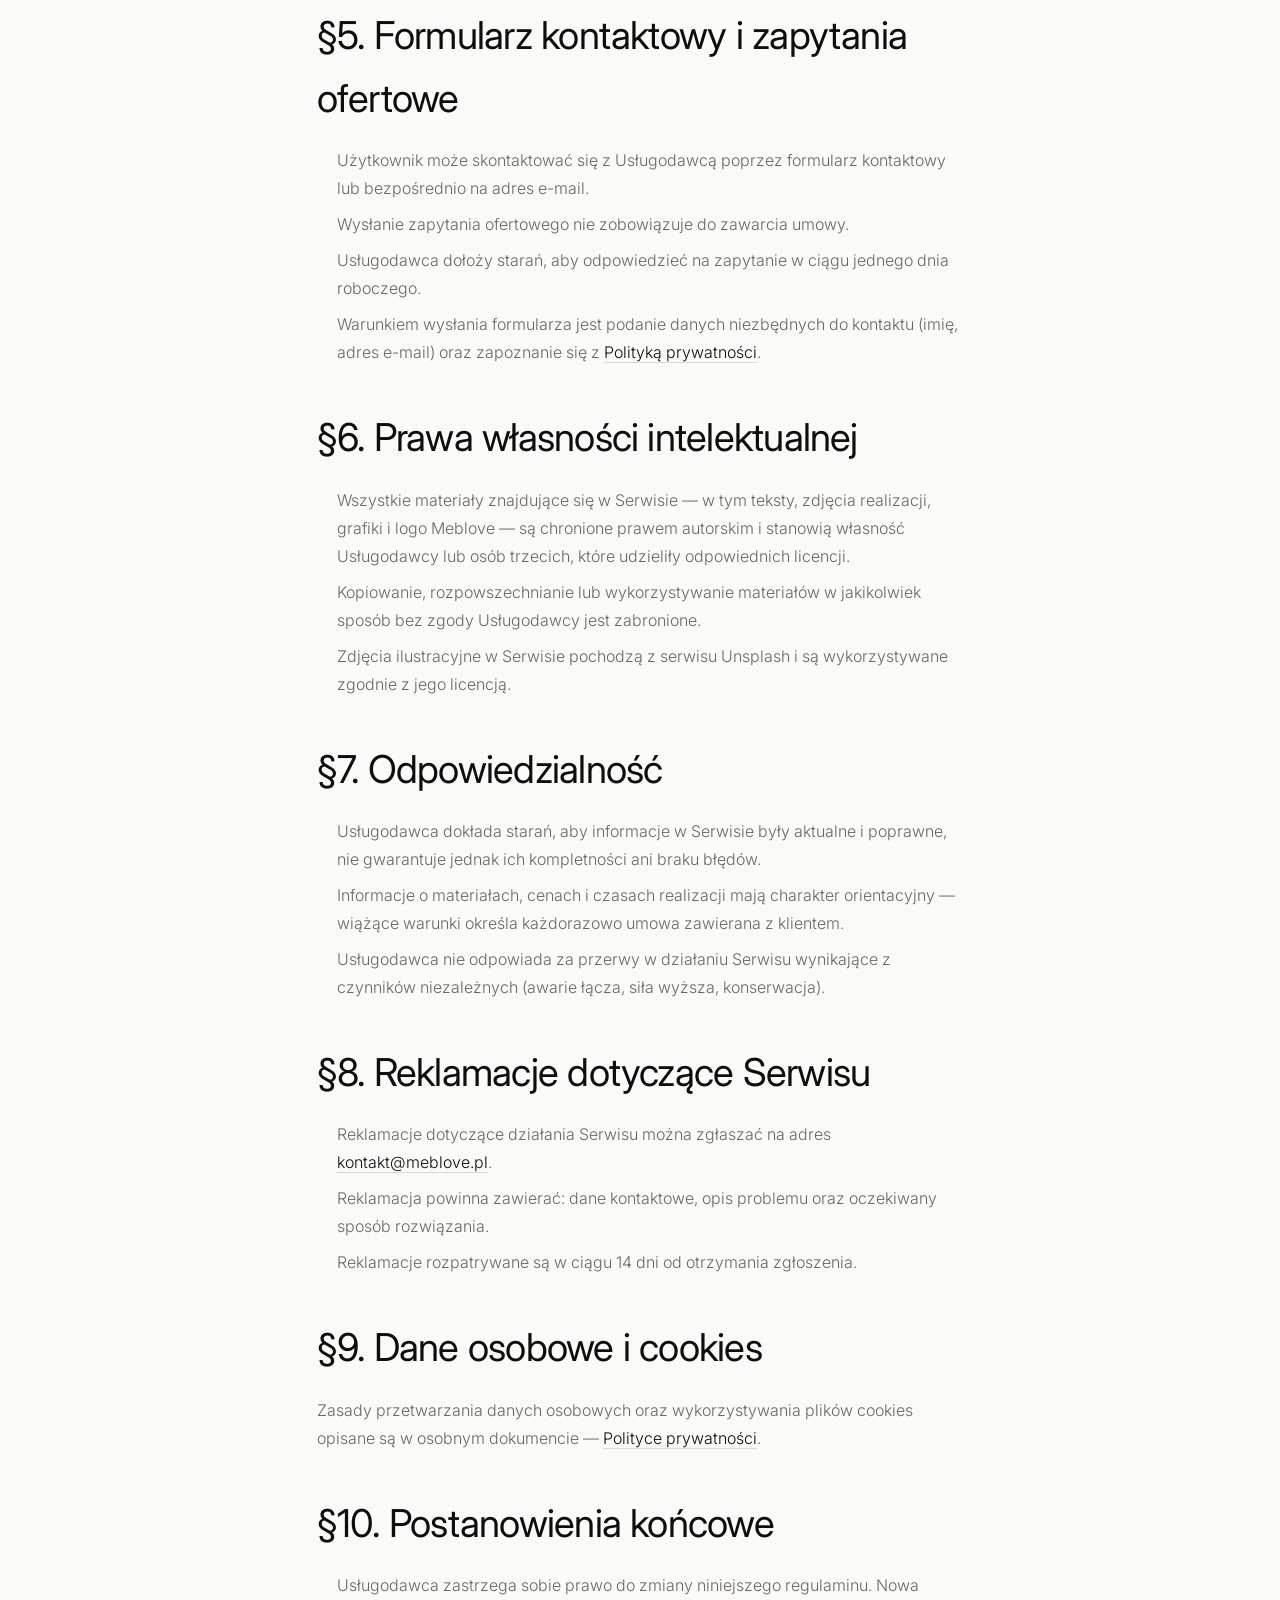
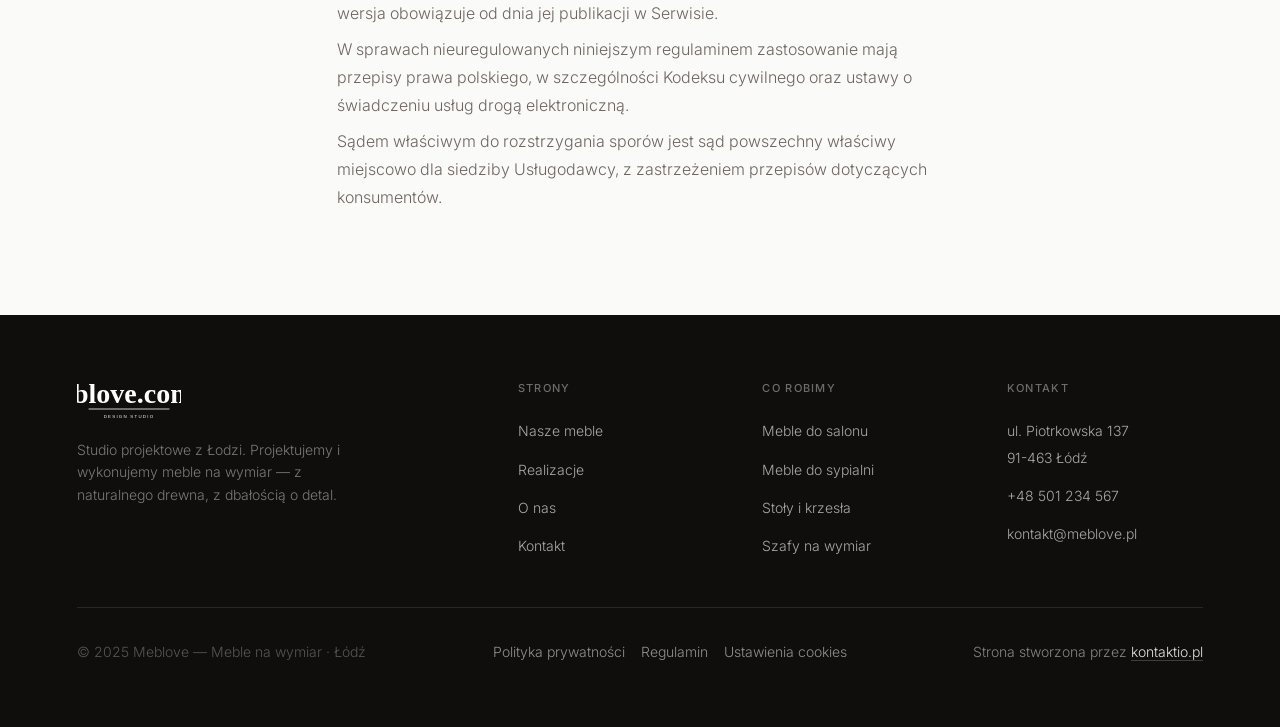
<file: site/regulamin.html>
<!DOCTYPE html>
<html lang="pl">
<head>
  <meta charset="UTF-8" />
  <meta name="viewport" content="width=device-width, initial-scale=1.0" />
  <title>Regulamin serwisu — Meblove</title>
  <link rel="preconnect" href="https://fonts.googleapis.com" />
  <link rel="preconnect" href="https://fonts.gstatic.com" crossorigin />
  <link href="https://fonts.googleapis.com/css2?family=Inter:wght@200;300;400;500&display=swap" rel="stylesheet" />
  <link rel="icon" href="assets/favicon.svg" type="image/svg+xml">
  <meta name="theme-color" content="#0F0E0D">
  <meta name="description" content="Regulamin serwisu Meblove — zasady korzystania ze strony i warunki współpracy.">
  <link rel="stylesheet" href="style.css" />
</head>
<body>

  <!-- ── Navigation ──────────────────────────── -->
  <nav class="nav">
    <div class="container nav__inner">
      <a href="index.html" class="nav__logo" aria-label="Meblove.com.pl — Strona główna"><img src="assets/logo.svg" alt="Meblove.com.pl" class="nav__logo-img"><span class="nav__logo-text">Meblove</span></a>
      <ul class="nav__links">
        <li><a href="nasze-meble.html" class="nav__link" data-page="nasze-meble.html">Nasze meble</a></li>
        <li><a href="realizacje.html"  class="nav__link" data-page="realizacje.html">Realizacje</a></li>
        <li><a href="o-nas.html"       class="nav__link" data-page="o-nas.html">O nas</a></li>
        <li><a href="kontakt.html"     class="nav__link" data-page="kontakt.html">Kontakt</a></li>
        <li><a href="kontakt.html"     class="btn nav__cta">Napisz do nas</a></li>
      </ul>
      <button class="nav__burger" aria-label="Menu">
        <span></span><span></span><span></span>
      </button>
    </div>
  </nav>
  <div class="nav__drawer">
    <a href="nasze-meble.html" class="nav__link">Nasze meble</a>
    <a href="realizacje.html"  class="nav__link">Realizacje</a>
    <a href="o-nas.html"       class="nav__link">O nas</a>
    <a href="kontakt.html"     class="nav__link">Kontakt</a>
    <a href="kontakt.html"     class="btn btn-primary" style="margin-top:1rem">Napisz do nas</a>
  </div>

  <main>
    <section class="legal">
      <div class="container">
        <p class="section__eyebrow">Dokumenty</p>
        <h1>Regulamin serwisu</h1>
        <p class="legal__meta">Obowiązuje od 1 stycznia 2025 r. · Ostatnia aktualizacja: styczeń 2025</p>

        <h2>§1. Postanowienia ogólne</h2>
        <ol>
          <li>Niniejszy regulamin określa zasady korzystania z serwisu internetowego dostępnego pod adresem <strong>meblove.com.pl</strong> (dalej: „Serwis").</li>
          <li>Właścicielem i administratorem Serwisu jest <strong>Meblove</strong>, ul. Piotrkowska 137, 91-463 Łódź (dalej: „Usługodawca").</li>
          <li>Kontakt z Usługodawcą: e-mail <a href="mailto:kontakt@meblove.pl">kontakt@meblove.pl</a>, telefon <a href="tel:+48501234567">+48 501 234 567</a>.</li>
        </ol>

        <h2>§2. Definicje</h2>
        <ul>
          <li><strong>Użytkownik</strong> — każda osoba fizyczna korzystająca z Serwisu.</li>
          <li><strong>Zapytanie ofertowe</strong> — wiadomość przesłana przez Użytkownika za pomocą formularza kontaktowego lub e-mail z prośbą o wycenę.</li>
          <li><strong>Umowa</strong> — odrębna umowa cywilnoprawna zawierana poza Serwisem, dotycząca projektu i wykonania mebli na wymiar.</li>
        </ul>

        <h2>§3. Zakres usług</h2>
        <ol>
          <li>Serwis pełni funkcję informacyjną — prezentuje działalność Meblove, przykładowe realizacje oraz umożliwia kontakt w celu otrzymania wyceny.</li>
          <li>Serwis <strong>nie jest sklepem internetowym</strong>. Za jego pośrednictwem nie dochodzi do zawarcia umowy sprzedaży.</li>
          <li>Wszystkie meble prezentowane w Serwisie wykonywane są na indywidualne zamówienie. Warunki realizacji (zakres, materiały, cena, termin) ustalane są każdorazowo w odrębnej umowie pisemnej.</li>
        </ol>

        <h2>§4. Korzystanie z Serwisu</h2>
        <ol>
          <li>Korzystanie z Serwisu jest bezpłatne.</li>
          <li>Do prawidłowego działania Serwisu wymagana jest: przeglądarka internetowa z obsługą JavaScript, aktywne połączenie z internetem oraz (opcjonalnie) włączona obsługa plików cookies.</li>
          <li>Użytkownik zobowiązuje się korzystać z Serwisu zgodnie z obowiązującym prawem, zasadami współżycia społecznego i dobrymi obyczajami.</li>
          <li>Zabronione jest dostarczanie treści o charakterze bezprawnym oraz podejmowanie działań mogących zakłócić działanie Serwisu.</li>
        </ol>

        <h2>§5. Formularz kontaktowy i zapytania ofertowe</h2>
        <ol>
          <li>Użytkownik może skontaktować się z Usługodawcą poprzez formularz kontaktowy lub bezpośrednio na adres e-mail.</li>
          <li>Wysłanie zapytania ofertowego nie zobowiązuje do zawarcia umowy.</li>
          <li>Usługodawca dołoży starań, aby odpowiedzieć na zapytanie w ciągu jednego dnia roboczego.</li>
          <li>Warunkiem wysłania formularza jest podanie danych niezbędnych do kontaktu (imię, adres e-mail) oraz zapoznanie się z <a href="polityka-prywatnosci.html">Polityką prywatności</a>.</li>
        </ol>

        <h2>§6. Prawa własności intelektualnej</h2>
        <ol>
          <li>Wszystkie materiały znajdujące się w Serwisie — w tym teksty, zdjęcia realizacji, grafiki i logo Meblove — są chronione prawem autorskim i stanowią własność Usługodawcy lub osób trzecich, które udzieliły odpowiednich licencji.</li>
          <li>Kopiowanie, rozpowszechnianie lub wykorzystywanie materiałów w jakikolwiek sposób bez zgody Usługodawcy jest zabronione.</li>
          <li>Zdjęcia ilustracyjne w Serwisie pochodzą z serwisu Unsplash i są wykorzystywane zgodnie z jego licencją.</li>
        </ol>

        <h2>§7. Odpowiedzialność</h2>
        <ol>
          <li>Usługodawca dokłada starań, aby informacje w Serwisie były aktualne i poprawne, nie gwarantuje jednak ich kompletności ani braku błędów.</li>
          <li>Informacje o materiałach, cenach i czasach realizacji mają charakter orientacyjny — wiążące warunki określa każdorazowo umowa zawierana z klientem.</li>
          <li>Usługodawca nie odpowiada za przerwy w działaniu Serwisu wynikające z czynników niezależnych (awarie łącza, siła wyższa, konserwacja).</li>
        </ol>

        <h2>§8. Reklamacje dotyczące Serwisu</h2>
        <ol>
          <li>Reklamacje dotyczące działania Serwisu można zgłaszać na adres <a href="mailto:kontakt@meblove.pl">kontakt@meblove.pl</a>.</li>
          <li>Reklamacja powinna zawierać: dane kontaktowe, opis problemu oraz oczekiwany sposób rozwiązania.</li>
          <li>Reklamacje rozpatrywane są w ciągu 14 dni od otrzymania zgłoszenia.</li>
        </ol>

        <h2>§9. Dane osobowe i cookies</h2>
        <p>
          Zasady przetwarzania danych osobowych oraz wykorzystywania plików cookies opisane są
          w osobnym dokumencie — <a href="polityka-prywatnosci.html">Polityce prywatności</a>.
        </p>

        <h2>§10. Postanowienia końcowe</h2>
        <ol>
          <li>Usługodawca zastrzega sobie prawo do zmiany niniejszego regulaminu. Nowa wersja obowiązuje od dnia jej publikacji w Serwisie.</li>
          <li>W sprawach nieuregulowanych niniejszym regulaminem zastosowanie mają przepisy prawa polskiego, w szczególności Kodeksu cywilnego oraz ustawy o świadczeniu usług drogą elektroniczną.</li>
          <li>Sądem właściwym do rozstrzygania sporów jest sąd powszechny właściwy miejscowo dla siedziby Usługodawcy, z zastrzeżeniem przepisów dotyczących konsumentów.</li>
        </ol>
      </div>
    </section>
  </main>

  <footer class="footer">
    <div class="container">
      <div class="footer__grid">
        <div>
          <p class="footer__brand"><img src="assets/logo.svg" alt="Meblove.com.pl" class="footer__logo-img"></p>
          <p class="footer__tagline">Studio projektowe z Łodzi. Projektujemy i wykonujemy meble na wymiar — z naturalnego drewna, z dbałością o detal.</p>
        </div>
        <div>
          <p class="footer__heading">Strony</p>
          <ul class="footer__links">
            <li><a href="nasze-meble.html" class="footer__link">Nasze meble</a></li>
            <li><a href="realizacje.html"  class="footer__link">Realizacje</a></li>
            <li><a href="o-nas.html"       class="footer__link">O nas</a></li>
            <li><a href="kontakt.html"     class="footer__link">Kontakt</a></li>
          </ul>
        </div>
        <div>
          <p class="footer__heading">Co robimy</p>
          <ul class="footer__links">
            <li><a href="nasze-meble.html" class="footer__link">Meble do salonu</a></li>
            <li><a href="nasze-meble.html" class="footer__link">Meble do sypialni</a></li>
            <li><a href="nasze-meble.html" class="footer__link">Stoły i krzesła</a></li>
            <li><a href="nasze-meble.html" class="footer__link">Szafy na wymiar</a></li>
          </ul>
        </div>
        <div>
          <p class="footer__heading">Kontakt</p>
          <ul class="footer__links">
            <li><span class="footer__link" style="line-height:1.6;">ul. Piotrkowska 137<br>91-463 Łódź</span></li>
            <li><a href="tel:+48501234567"          class="footer__link">+48 501 234 567</a></li>
            <li><a href="mailto:kontakt@meblove.pl"  class="footer__link">kontakt@meblove.pl</a></li>
          </ul>
        </div>
      </div>
      <div class="footer__bottom">
        <span>© 2025 Meblove — Meble na wymiar · Łódź</span>
        <nav class="footer__legal" aria-label="Informacje prawne">
          <a href="polityka-prywatnosci.html" class="footer__link">Polityka prywatności</a>
          <a href="regulamin.html" class="footer__link">Regulamin</a>
          <button type="button" class="footer__link" onclick="window.mebloveOpenCookieSettings && window.mebloveOpenCookieSettings()">Ustawienia cookies</button>
        </nav>
        <span class="footer__credit">Strona stworzona przez <a href="https://kontaktio.pl" target="_blank" rel="noopener">kontaktio.pl</a></span>
      </div>
    </div>
  </footer>

  <script src="main.js"></script>
</body>
</html>
</file>
<file: style.css>
*,
*::before,
*::after { box-sizing: border-box; margin: 0; padding: 0; }

html { scroll-behavior: smooth; -webkit-text-size-adjust: 100%; }

:root {
  --bg:          #F4F1EC;
  --bg-soft:     #FAF8F4;
  --bg-warm:     #EFE8DD;
  --beige:       #D9C7B3;
  --beige-soft:  #E7DFD2;
  --ink:         #0E0E0D;
  --ink-soft:    #6F6A63;
  --espresso:    #1A1916;
  --espresso-h:  #2A2723;

  --line:        rgba(14, 14, 13, 0.12);
  --line-soft:   rgba(14, 14, 13, 0.06);
  --shadow-sm:   0 2px 6px  rgba(14, 14, 13, 0.05);
  --shadow-md:   0 14px 40px rgba(14, 14, 13, 0.08);
  --shadow-lg:   0 28px 80px rgba(14, 14, 13, 0.16);

  --radius:      4px;
  --radius-lg:   6px;

  --maxw:        1320px;
  --nav-h:       64px;

  --space-3:    8px;
  --space-4:   12px;
  --space-5:   16px;
  --space-6:   24px;
  --space-7:   32px;
  --space-8:   48px;
  --space-9:   64px;
  --space-10:  80px;
  --space-11: 120px;
  --space-12: 160px;

  --font-display: "Satoshi", system-ui, -apple-system, "Segoe UI", Roboto, Helvetica, Arial, sans-serif;
  --font-body:    "Satoshi", system-ui, -apple-system, "Segoe UI", Roboto, Helvetica, Arial, sans-serif;
  --font-ui:      "Inter Tight", system-ui, -apple-system, "Segoe UI", Roboto, Helvetica, Arial, sans-serif;

  --fs-eyebrow: 0.74rem;
  --fs-body:    1.0625rem;
  --fs-lead:    1.18rem;
  --fs-h4:      1.18rem;
  --fs-h3:      clamp(1.4rem, 1.6vw, 1.85rem);
  --fs-h2:      clamp(2.1rem, 4.2vw, 3.6rem);
  --fs-h1:      clamp(2.8rem, 6.5vw, 5.8rem);

  --t-fast:      180ms cubic-bezier(.2,.7,.2,1);
  --t:           260ms cubic-bezier(.2,.7,.2,1);
  --t-slow:      700ms cubic-bezier(.2,.7,.2,1);
  --t-zoom:     1200ms cubic-bezier(.2,.7,.2,1);
}

body {
  font-family: var(--font-body);
  font-weight: 400;
  font-size: var(--fs-body);
  line-height: 1.65;
  color: var(--ink);
  background: var(--bg);
  -webkit-font-smoothing: antialiased;
  -moz-osx-font-smoothing: grayscale;
  overflow-x: hidden;
}

img, picture, video, svg { display: block; max-width: 100%; height: auto; }
a { color: inherit; text-decoration: none; }
ul { list-style: none; }
button { font: inherit; cursor: pointer; border: 0; background: none; color: inherit; }

::selection { background: var(--espresso); color: var(--bg); }

h1, h2, h3, h4, h5, .display {
  font-family: var(--font-display);
  font-weight: 500;
  color: var(--ink);
  letter-spacing: -0.02em;
  line-height: 1.05;
}
h1 { font-size: var(--fs-h1); font-weight: 500; letter-spacing: -0.035em; }
h2 { font-size: var(--fs-h2); font-weight: 500; letter-spacing: -0.025em; line-height: 1.08; }
h3 { font-size: var(--fs-h3); font-weight: 500; letter-spacing: -0.015em; line-height: 1.18; }
h4 { font-size: var(--fs-h4); font-weight: 600; font-family: var(--font-ui); letter-spacing: -0.005em; line-height: 1.3; }

p { color: var(--ink); }
.lead { font-size: var(--fs-lead); line-height: 1.6; color: var(--ink-soft); max-width: 62ch; font-weight: 400; }
.muted { color: var(--ink-soft); }
.eyebrow {
  font-family: var(--font-ui);
  font-size: var(--fs-eyebrow);
  font-weight: 500;
  letter-spacing: 0.22em;
  text-transform: uppercase;
  color: var(--ink-soft);
  display: inline-block;
}

.container {
  width: 100%;
  max-width: var(--maxw);
  margin: 0 auto;
  padding: 0 28px;
}
@media (max-width: 640px) { .container { padding: 0 20px; } }

.section { padding: clamp(80px, 11vw, 160px) 0; }
.section--soft  { background: var(--bg-soft); }
.section--warm  { background: var(--bg-warm); }
.section--beige { background: var(--beige-soft); }
.section--dark  { background: var(--ink); color: #EFE9E0; }
.section--dark h1, .section--dark h2, .section--dark h3, .section--dark h4 { color: #F4EFE6; }
.section--dark p, .section--dark .lead { color: rgba(244,239,230,0.78); }
.section--dark .eyebrow { color: rgba(244,239,230,0.65); }

.section__head {
  display: flex;
  flex-direction: column;
  gap: 18px;
  max-width: 760px;
  margin-bottom: clamp(48px, 7vw, 80px);
}
.section__head--center {
  margin-left: auto;
  margin-right: auto;
  align-items: center;
  text-align: center;
}
.section__head--split {
  display: grid;
  grid-template-columns: 1fr 1fr;
  gap: clamp(32px, 5vw, 80px);
  max-width: none;
  align-items: end;
}
.section__head--split .lead { margin-top: 0; }
@media (max-width: 800px) { .section__head--split { grid-template-columns: 1fr; align-items: start; } }

.grid { display: grid; gap: clamp(20px, 2.5vw, 32px); }
.grid-2 { grid-template-columns: repeat(2, 1fr); }
.grid-3 { grid-template-columns: repeat(3, 1fr); }
.grid-4 { grid-template-columns: repeat(4, 1fr); }
.grid--wide { gap: clamp(28px, 4vw, 56px); }
@media (max-width: 900px) { .grid-3, .grid-4 { grid-template-columns: repeat(2, 1fr); } }
@media (max-width: 600px) { .grid-2, .grid-3, .grid-4 { grid-template-columns: 1fr; } }

.btn {
  display: inline-flex;
  align-items: center;
  justify-content: center;
  gap: 10px;
  padding: 15px 28px;
  border-radius: 999px;
  font-family: var(--font-ui);
  font-size: 0.93rem;
  font-weight: 500;
  letter-spacing: 0.02em;
  line-height: 1;
  transition:
    background var(--t),
    color var(--t),
    transform var(--t),
    box-shadow var(--t),
    border-color var(--t);
  white-space: nowrap;
  border: 1px solid transparent;
}
.btn--primary {
  background: var(--ink);
  color: #F4F1EC;
}
.btn--primary:hover,
.btn--primary:focus-visible {
  background: var(--espresso-h);
  transform: translateY(-2px);
  box-shadow: var(--shadow-md);
  outline: none;
}
.btn--ghost {
  background: transparent;
  color: var(--ink);
  border-color: var(--ink);
}
.btn--ghost:hover,
.btn--ghost:focus-visible {
  background: var(--ink);
  color: #F4F1EC;
  transform: translateY(-2px);
  outline: none;
}
.btn--light {
  background: #F4F1EC;
  color: var(--ink);
}
.btn--light:hover { background: #fff; transform: translateY(-2px); box-shadow: var(--shadow-md); }
.btn--lg { padding: 18px 34px; font-size: 0.98rem; }
.link-arrow {
  display: inline-flex;
  align-items: center;
  gap: 10px;
  font-family: var(--font-ui);
  font-weight: 500;
  font-size: 0.95rem;
  color: var(--ink);
  letter-spacing: 0.01em;
  border-bottom: 1px solid var(--ink);
  padding-bottom: 4px;
  transition: gap var(--t), opacity var(--t);
}
.link-arrow::after { content: "→"; transition: transform var(--t); }
.link-arrow:hover { gap: 14px; opacity: 0.7; }
.link-arrow:hover::after { transform: translateX(4px); }

.nav {
  position: sticky;
  top: 0;
  z-index: 50;
  background: transparent;
  border-bottom: 1px solid transparent;
  transition: border-color var(--t), box-shadow var(--t);
}
.nav::before {
  content: "";
  position: absolute;
  inset: 0;
  z-index: -1;
  background: rgba(244,241,236,0.85);
  backdrop-filter: saturate(140%) blur(16px);
  -webkit-backdrop-filter: saturate(140%) blur(16px);
  transition: background var(--t), opacity var(--t);
}
.nav.is-scrolled {
  border-bottom-color: var(--line-soft);
}
.nav.is-scrolled::before {
  background: rgba(244,241,236,0.96);
}

.has-hero .nav:not(.is-scrolled) {
  border-bottom-color: transparent;
}
.has-hero .nav:not(.is-scrolled)::before {
  background: transparent;
  backdrop-filter: none;
  -webkit-backdrop-filter: none;
}
.has-hero .nav:not(.is-scrolled) .nav__logo-mark,
.has-hero .nav:not(.is-scrolled) .nav__logo-dot,
.has-hero .nav:not(.is-scrolled) .nav__link { color: #F4EFE6; }
.has-hero .nav:not(.is-scrolled) .nav__link:hover { background: rgba(244,239,230,0.12); }
.has-hero .nav:not(.is-scrolled) .nav__cta { background: #F4EFE6; color: var(--ink); }
.has-hero .nav:not(.is-scrolled) .nav__cta:hover { background: #fff; }
.has-hero .nav:not(.is-scrolled) .nav__burger span { background: #F4EFE6; }

.nav__inner {
  display: flex;
  align-items: center;
  justify-content: space-between;
  height: var(--nav-h);
  gap: 24px;
}
@media (max-width: 920px) {
  :root { --nav-h: 52px; }
}
@media (max-width: 480px) {
  :root { --nav-h: 48px; }
}
.nav__logo {
  display: inline-flex;
  align-items: baseline;
  gap: 1px;
  text-decoration: none;
  flex-shrink: 0;
}
.nav__logo-mark {
  font-family: var(--font-display);
  font-weight: 600;
  font-size: 1.4rem;
  line-height: 1;
  letter-spacing: -0.03em;
  color: var(--ink);
  transition: color var(--t);
}
.nav__logo-dot {
  font-family: var(--font-display);
  font-weight: 600;
  font-size: 1.4rem;
  line-height: 1;
  color: var(--ink);
  margin-left: 0;
}
.nav__logo:hover .nav__logo-mark { opacity: 0.7; }
.nav__links {
  display: flex;
  align-items: center;
  gap: 2px;
}
.nav__link {
  position: relative;
  padding: 10px 16px;
  font-family: var(--font-ui);
  font-size: 0.93rem;
  font-weight: 500;
  letter-spacing: 0.01em;
  color: var(--ink);
  border-radius: 4px;
  transition: color var(--t), background var(--t), opacity var(--t);
}
.nav__link:hover { background: rgba(14,14,13,0.05); }
.nav__link.is-active::after {
  content: "";
  position: absolute;
  left: 16px; right: 16px;
  bottom: 4px;
  height: 1px;
  background: currentColor;
}
.nav__cta {
  margin-left: 14px;
  padding: 12px 22px;
  font-size: 0.9rem;
}
.nav__burger {
  display: none;
  width: 40px;
  height: 40px;
  border-radius: 4px;
  position: relative;
}
.nav__burger span {
  display: block;
  position: absolute;
  left: 10px; right: 10px;
  height: 1.5px;
  background: var(--ink);
  transition: transform var(--t), opacity var(--t), top var(--t), background var(--t);
}
.nav__burger span:nth-child(1) { top: 14px; }
.nav__burger span:nth-child(2) { top: 19px; }
.nav__burger span:nth-child(3) { top: 24px; }
.nav.is-open .nav__burger span:nth-child(1) { top: 19px; transform: rotate(45deg); background: var(--ink); }
.nav.is-open .nav__burger span:nth-child(2) { opacity: 0; }
.nav.is-open .nav__burger span:nth-child(3) { top: 19px; transform: rotate(-45deg); background: var(--ink); }

.nav__drawer {
  position: fixed;
  top: var(--nav-h);
  left: 0;
  right: 0;
  bottom: 0;
  height: calc(100vh - var(--nav-h));
  height: calc(100dvh - var(--nav-h));
  background: var(--bg);
  padding: 24px clamp(20px, 5vw, 32px) calc(32px + env(safe-area-inset-bottom, 0px));
  display: flex;
  flex-direction: column;
  gap: 4px;
  z-index: 49;
  overflow-y: auto;
  overscroll-behavior: contain;
  -webkit-overflow-scrolling: touch;
  opacity: 0;
  visibility: hidden;
  transform: translateY(-8px);
  transition: opacity var(--t), transform var(--t), visibility 0s linear var(--t);
}
.nav__drawer .nav__link {
  padding: 18px 4px;
  font-size: 1.1rem;
  color: var(--ink);
  border-bottom: 1px solid var(--line-soft);
  border-radius: 0;
}
.nav__drawer .nav__link:hover { background: transparent; opacity: 0.7; }
.nav__drawer .btn { margin-top: 24px; align-self: stretch; text-align: center; }
.nav.is-open .nav__drawer {
  opacity: 1;
  visibility: visible;
  transform: translateY(0);
  transition: opacity var(--t), transform var(--t), visibility 0s;
}
.nav.is-open {
  border-bottom-color: var(--line-soft);
}
.nav.is-open::before {
  background: var(--bg);
  backdrop-filter: none;
  -webkit-backdrop-filter: none;
}
.has-hero .nav:not(.is-scrolled).is-open {
  border-bottom-color: var(--line-soft);
}
.has-hero .nav:not(.is-scrolled).is-open::before {
  background: var(--bg);
}
.has-hero .nav:not(.is-scrolled).is-open .nav__logo-mark,
.has-hero .nav:not(.is-scrolled).is-open .nav__logo-dot { color: var(--ink); }
.has-hero .nav:not(.is-scrolled).is-open .nav__burger span { background: var(--ink); }

@media (min-width: 921px) {
  .nav__drawer { display: none !important; }
}
@media (max-width: 920px) {
  .nav__links { display: none; }
  .nav__burger { display: block; }
  .nav__inner { gap: 12px; }
}

.hero {
  position: relative;
  min-height: 100vh;
  min-height: 100svh;
  display: flex;
  align-items: flex-end;
  color: #F4EFE6;
  isolation: isolate;
  overflow: hidden;
  margin-top: calc(-1 * var(--nav-h));
  padding-top: var(--nav-h);
}
.hero__media,
.hero__media picture,
.hero__media img {
  position: absolute;
  inset: 0;
  width: 100%;
  
  height: 110%;
  object-fit: cover;
  z-index: -2;
}
.hero__media { will-change: transform; transform: translate3d(0,0,0); }
.hero::after {
  content: "";
  position: absolute;
  inset: 0;
  background:
    linear-gradient(180deg, rgba(8,7,6,0.35) 0%, rgba(8,7,6,0.25) 35%, rgba(8,7,6,0.55) 75%, rgba(8,7,6,0.78) 100%);
  z-index: -1;
}
.hero .container { width: 100%; }
.hero__inner {
  padding: clamp(80px, 16vw, 180px) 0 clamp(64px, 9vw, 110px);
  max-width: 980px;
}
.hero__eyebrow {
  color: rgba(244,239,230,0.85);
  letter-spacing: 0.28em;
  font-size: 0.72rem;
  margin-bottom: clamp(20px, 3vw, 36px);
}
.hero h1 {
  color: #F7F2EC;
  margin: 0 0 clamp(22px, 3vw, 36px);
  font-weight: 500;
  letter-spacing: -0.04em;
  line-height: 0.98;
  text-wrap: balance;
}
.hero p {
  color: rgba(244,239,230,0.85);
  font-size: clamp(1.05rem, 1.4vw, 1.25rem);
  line-height: 1.55;
  max-width: 56ch;
  font-weight: 300;
}
.hero__cta {
  margin-top: clamp(28px, 4vw, 44px);
  display: flex;
  flex-wrap: wrap;
  gap: 14px;
}
.hero__cta .btn--ghost {
  color: #F4EFE6;
  border-color: rgba(244,239,230,0.5);
}
.hero__cta .btn--ghost:hover {
  background: #F4EFE6;
  color: var(--ink);
  border-color: #F4EFE6;
}
.hero__scroll {
  position: absolute;
  bottom: 32px;
  left: 50%;
  transform: translateX(-50%);
  font-family: var(--font-ui);
  font-size: 0.7rem;
  letter-spacing: 0.28em;
  text-transform: uppercase;
  color: rgba(244,239,230,0.7);
  display: flex;
  flex-direction: column;
  align-items: center;
  gap: 12px;
  z-index: 1;
}
.hero__scroll::after {
  content: "";
  width: 1px;
  height: 38px;
  background: rgba(244,239,230,0.5);
  animation: scrollHint 2.4s ease-in-out infinite;
  transform-origin: top;
}
@keyframes scrollHint {
  0%, 100% { transform: scaleY(0.4); opacity: 0.4; }
  50%      { transform: scaleY(1);   opacity: 1; }
}
@media (max-width: 720px) { .hero__scroll { display: none; } }

.subhero {
  padding: clamp(140px, 18vw, 220px) 0 clamp(72px, 9vw, 120px);
  background: var(--bg);
  border-bottom: 1px solid var(--line-soft);
}
.subhero__inner { max-width: 920px; }
.subhero h1 { margin: 18px 0 22px; letter-spacing: -0.035em; }

.card {
  background: transparent;
  border-radius: var(--radius-lg);
  overflow: hidden;
  transition: transform var(--t);
  display: flex;
  flex-direction: column;
}
.card__media {
  aspect-ratio: 4 / 3;
  overflow: hidden;
  background: var(--beige-soft);
  border-radius: var(--radius);
}
.card__media picture { display: block; width: 100%; height: 100%; }
.card__media img {
  width: 100%;
  height: 100%;
  object-fit: cover;
  transition: transform var(--t-zoom);
}
.card:hover .card__media img { transform: scale(1.05); }
.card__body {
  padding: 22px 2px 4px;
  display: flex;
  flex-direction: column;
  gap: 10px;
  flex: 1;
}
.card__title { font-size: 1.25rem; }
.card__desc { color: var(--ink-soft); font-size: 0.97rem; line-height: 1.6; }
.card__foot { margin-top: auto; padding-top: 16px; }

.service-tile {
  position: relative;
  display: block;
  overflow: hidden;
  border-radius: var(--radius-lg);
  isolation: isolate;
  color: #F4EFE6;
  text-decoration: none;
  background: var(--ink);
}
.service-tile__media {
  aspect-ratio: 4 / 5;
  overflow: hidden;
}
.service-tile__media picture,
.service-tile__media img {
  width: 100%; height: 100%;
  display: block;
  object-fit: cover;
  transition: transform var(--t-zoom), opacity var(--t);
}
.service-tile:hover .service-tile__media img { transform: scale(1.06); }
.service-tile__overlay {
  position: absolute;
  inset: 0;
  background: linear-gradient(180deg, rgba(8,7,6,0) 35%, rgba(8,7,6,0.65) 100%);
  z-index: 1;
  transition: background var(--t);
}
.service-tile:hover .service-tile__overlay { background: linear-gradient(180deg, rgba(8,7,6,0.15) 0%, rgba(8,7,6,0.75) 100%); }
.service-tile__body {
  position: absolute;
  left: clamp(20px, 2.4vw, 32px);
  right: clamp(20px, 2.4vw, 32px);
  bottom: clamp(20px, 2.4vw, 32px);
  z-index: 2;
  display: flex;
  flex-direction: column;
  gap: 10px;
}
.service-tile__num {
  font-family: var(--font-ui);
  font-size: 0.7rem;
  letter-spacing: 0.28em;
  text-transform: uppercase;
  color: rgba(244,239,230,0.75);
}
.service-tile h3 {
  color: #F7F2EC;
  font-size: clamp(1.4rem, 2.2vw, 2rem);
  letter-spacing: -0.02em;
}
.service-tile p {
  display: none;
}
.service-tile__arrow {
  position: absolute;
  top: clamp(20px, 2.4vw, 28px);
  right: clamp(20px, 2.4vw, 28px);
  width: 44px; height: 44px;
  border-radius: 50%;
  background: rgba(244,239,230,0.15);
  backdrop-filter: blur(8px);
  border: 1px solid rgba(244,239,230,0.35);
  display: grid;
  place-items: center;
  color: #F4EFE6;
  z-index: 2;
  transition: background var(--t), transform var(--t);
}
.service-tile:hover .service-tile__arrow { background: #F4EFE6; color: var(--ink); transform: rotate(-45deg); }
.service-tile__arrow::before { content: "→"; font-size: 1.05rem; line-height: 1; }

.service-card {
  background: var(--bg-soft);
  border: 1px solid var(--line-soft);
  border-radius: var(--radius-lg);
  padding: 36px 32px 32px;
  transition: transform var(--t), border-color var(--t);
  display: flex;
  flex-direction: column;
  gap: 18px;
}
.service-card:hover {
  transform: translateY(-3px);
  border-color: var(--line);
}
.service-card__icon {
  width: 52px;
  height: 52px;
  border-radius: 6px;
  background: var(--bg);
  border: 1px solid var(--line-soft);
  color: var(--ink);
  display: grid;
  place-items: center;
}
.service-card__icon svg { width: 24px; height: 24px; }
.service-card h3 { font-size: 1.4rem; }
.service-card p { color: var(--ink-soft); font-size: 0.97rem; }
.service-card__foot { margin-top: auto; padding-top: 12px; }

.steps {
  counter-reset: step;
  border-top: 1px solid var(--line);
}
.step {
  display: grid;
  grid-template-columns: 1fr;
  gap: 6px;
  padding: clamp(28px, 4vw, 44px) 0;
  border-bottom: 1px solid var(--line);
  position: relative;
  align-items: start;
}
.step__num {
  font-family: var(--font-ui);
  font-size: 0.74rem;
  font-weight: 500;
  color: var(--ink-soft);
  letter-spacing: 0.22em;
  text-transform: uppercase;
  line-height: 1.2;
  margin: 0 0 2px;
}
.step__body { display: flex; flex-direction: column; gap: 10px; max-width: 64ch; }
.step > h3,
.step > p { max-width: 64ch; }
.step > h3 + p { margin-top: 8px; }
.step h3 { font-size: clamp(1.4rem, 2.2vw, 2rem); letter-spacing: -0.02em; }
.step p { color: var(--ink-soft); font-size: 1.05rem; line-height: 1.55; }
.step__icon {
  position: absolute;
  top: clamp(28px, 4vw, 44px);
  right: 0;
  width: 56px; height: 56px;
  border-radius: 50%;
  border: 1px solid var(--line);
  display: grid;
  place-items: center;
  color: var(--ink);
}
.step__icon svg { width: 26px; height: 26px; }
.step:has(.step__icon) { padding-right: 76px; }
@media (max-width: 480px) {
  .step:has(.step__icon) { padding-right: 0; }
  .step__icon { display: none; }
}

.feature {
  display: flex;
  flex-direction: column;
  gap: 16px;
  padding: 6px 4px;
}
.feature__icon {
  width: 48px;
  height: 48px;
  border-radius: 6px;
  background: transparent;
  border: 1px solid var(--line);
  display: grid;
  place-items: center;
  color: var(--ink);
}
.feature__icon svg { width: 22px; height: 22px; }
.feature h4 { font-size: 1.1rem; }
.feature p { color: var(--ink-soft); font-size: 0.97rem; line-height: 1.6; }

.tile {
  position: relative;
  border-radius: var(--radius-lg);
  overflow: hidden;
  display: block;
  isolation: isolate;
  background: var(--beige-soft);
  cursor: pointer;
}
.tile__media {
  aspect-ratio: 16 / 10;
  overflow: hidden;
}
.tile--portrait .tile__media { aspect-ratio: 4 / 5; }
.tile--wide    .tile__media { aspect-ratio: 16 / 9; }
.tile__media picture {
  display: block;
  width: 100%;
  height: 100%;
}
.tile__media img {
  width: 100%; height: 100%;
  object-fit: cover;
  transition: transform var(--t-zoom);
}
.tile:hover .tile__media img,
.tile:focus-visible .tile__media img { transform: scale(1.05); }
.tile__caption {
  display: none;
}

.realizacje-grid {
  display: grid;
  grid-template-columns: repeat(6, 1fr);
  gap: clamp(20px, 2.5vw, 40px);
}
.realizacje-grid > .tile { grid-column: span 3; }
.realizacje-grid > .tile.tile--feature { grid-column: span 6; }
.realizacje-grid > .tile.tile--third   { grid-column: span 2; }
@media (max-width: 900px) {
  .realizacje-grid { grid-template-columns: repeat(2, 1fr); }
  .realizacje-grid > .tile,
  .realizacje-grid > .tile.tile--feature,
  .realizacje-grid > .tile.tile--third { grid-column: span 2; }
}
@media (max-width: 560px) {
  .realizacje-grid { grid-template-columns: 1fr; }
  .realizacje-grid > .tile,
  .realizacje-grid > .tile.tile--feature,
  .realizacje-grid > .tile.tile--third { grid-column: span 1; }
}

.cta-banner {
  background: var(--ink);
  color: #F4EFE6;
  border-radius: var(--radius-lg);
  padding: clamp(48px, 7vw, 96px);
  display: grid;
  gap: 32px;
  align-items: center;
  grid-template-columns: 1.5fr auto;
}
.cta-banner h2 { color: #F7F2EC; max-width: 18ch; letter-spacing: -0.025em; }
.cta-banner p { color: rgba(244,239,230,0.78); margin-top: 18px; max-width: 56ch; font-size: 1.08rem; line-height: 1.55; }
.cta-banner .btn--light { padding: 18px 32px; }
@media (max-width: 820px) {
  .cta-banner { grid-template-columns: 1fr; padding: 44px 32px; }
}

.form {
  display: grid;
  gap: 22px;
  background: transparent;
  padding: 0;
  border-radius: 0;
  border: 0;
}
.form--card {
  background: var(--bg-soft);
  padding: clamp(32px, 4vw, 48px);
  border-radius: var(--radius-lg);
  border: 1px solid var(--line-soft);
}
.form__row { display: grid; gap: 22px; grid-template-columns: 1fr 1fr; }
@media (max-width: 600px) { .form__row { grid-template-columns: 1fr; } }
.field { display: flex; flex-direction: column; gap: 8px; }
.field label {
  font-family: var(--font-ui);
  font-size: 0.78rem;
  font-weight: 500;
  color: var(--ink-soft);
  letter-spacing: 0.18em;
  text-transform: uppercase;
}
.field input,
.field select,
.field textarea {
  width: 100%;
  font: inherit;
  font-size: 1rem;
  color: var(--ink);
  background: transparent;
  border: 0;
  border-bottom: 1px solid var(--line);
  border-radius: 0;
  padding: 12px 0;
  transition: border-color var(--t);
}
.form--card .field input,
.form--card .field select,
.form--card .field textarea {
  background: var(--bg);
  border: 1px solid var(--line);
  border-radius: var(--radius);
  padding: 14px 16px;
}
.field textarea { min-height: 160px; resize: vertical; }
.field input:focus,
.field select:focus,
.field textarea:focus {
  outline: none;
  border-color: var(--ink);
}
.form--card .field input:focus,
.form--card .field select:focus,
.form--card .field textarea:focus {
  background: #fff;
  box-shadow: 0 0 0 3px rgba(14,14,13,0.08);
}
.field__hint { color: var(--ink-soft); font-size: 0.85rem; line-height: 1.5; }
.field--file input[type="file"] {
  padding: 12px 0;
  background: transparent;
  border: 0;
  border-bottom: 1px dashed var(--line);
  border-radius: 0;
}
.form--card .field--file input[type="file"] {
  background: var(--bg);
  border: 1px dashed var(--line);
  border-radius: var(--radius);
  padding: 12px 14px;
}
.form__submit { display: flex; align-items: center; gap: 18px; flex-wrap: wrap; padding-top: 8px; }
.form__submit .field__hint { font-size: 0.85rem; }
.field--consent { gap: 0; }
.field label.consent {
  display: flex;
  gap: 10px;
  align-items: flex-start;
  font-family: inherit;
  font-size: 0.9rem;
  font-weight: 400;
  color: var(--ink-soft);
  letter-spacing: 0;
  text-transform: none;
  line-height: 1.55;
  cursor: pointer;
}
.field label.consent input[type="checkbox"] {
  width: auto;
  margin-top: 3px;
  flex: 0 0 auto;
}
.field label.consent span {
  flex: 1 1 auto;
  min-width: 0;
  overflow-wrap: anywhere;
}
.field label.consent a {
  color: var(--espresso);
  text-decoration: underline;
}

.offer-block {
  display: grid;
  grid-template-columns: 1fr 1fr;
  gap: clamp(32px, 6vw, 96px);
  align-items: center;
  padding: clamp(56px, 9vw, 120px) 0;
  border-top: 1px solid var(--line);
}
.offer-block:first-of-type { border-top: 0; padding-top: 0; }
.offer-block--reverse .offer-block__media { order: 2; }
@media (max-width: 860px) {
  .offer-block { grid-template-columns: 1fr; gap: 32px; }
  .offer-block--reverse .offer-block__media { order: 0; }
}
.offer-block__media {
  border-radius: var(--radius-lg);
  overflow: hidden;
  aspect-ratio: 4 / 5;
}
.offer-block__media picture { display: block; width: 100%; height: 100%; }
.offer-block__media img { width: 100%; height: 100%; object-fit: cover; transition: transform var(--t-zoom); }
.offer-block:hover .offer-block__media img { transform: scale(1.04); }
.offer-block__body { display: flex; flex-direction: column; gap: 22px; }
.offer-block__body h2 { font-size: clamp(1.9rem, 3.2vw, 2.6rem); letter-spacing: -0.025em; }
.offer-block__body p { color: var(--ink-soft); font-size: 1.05rem; line-height: 1.65; }
.offer-block__list {
  display: grid;
  gap: 14px;
  margin-top: 8px;
}
.offer-block__list li {
  position: relative;
  padding-left: 28px;
  color: var(--ink);
  font-size: 0.98rem;
  line-height: 1.55;
}
.offer-block__list li::before {
  content: "";
  position: absolute;
  left: 0; top: 12px;
  width: 16px; height: 1px;
  background: var(--ink);
}
.offer-block__cta { display: flex; flex-wrap: wrap; gap: 12px; margin-top: 12px; }

.story {
  display: grid;
  grid-template-columns: 1fr 1fr;
  gap: clamp(32px, 5vw, 64px);
  align-items: start;
}
@media (max-width: 860px) { .story { grid-template-columns: 1fr; } }
.story__media {
  border-radius: var(--radius-lg);
  overflow: hidden;
  aspect-ratio: 4 / 5;
  position: sticky;
  top: calc(var(--nav-h) + 16px);
}
@media (max-width: 860px) {
  .story__media { position: static; top: auto; }
}
.story__media picture { display: block; width: 100%; height: 100%; }
.story__media img { width: 100%; height: 100%; object-fit: cover; }
.story__body { display: flex; flex-direction: column; gap: 18px; max-width: 60ch; }
.story__body p { color: var(--ink); }

.values { display: grid; gap: 24px; grid-template-columns: repeat(2, 1fr); }
@media (max-width: 700px) { .values { grid-template-columns: 1fr; } }
.value {
  padding: 26px;
  border: 1px solid var(--line-soft);
  border-radius: var(--radius-lg);
  background: var(--bg-soft);
}
.value h4 { margin-bottom: 8px; }
.value p { color: var(--ink-soft); font-size: 0.97rem; }

.faq { display: grid; gap: 0; max-width: 880px; margin: 0 auto; border-top: 1px solid var(--line); }
.faq__item {
  background: transparent;
  border: 0;
  border-bottom: 1px solid var(--line);
  border-radius: 0;
  overflow: hidden;
  transition: background var(--t);
}
.faq__item[open] {
  background: var(--bg-soft);
}
.faq__q {
  list-style: none;
  cursor: pointer;
  padding: 28px 24px;
  display: flex;
  justify-content: space-between;
  align-items: center;
  gap: 16px;
  font-family: var(--font-display);
  font-weight: 500;
  font-size: clamp(1.05rem, 1.4vw, 1.25rem);
  letter-spacing: -0.01em;
  color: var(--ink);
  transition: padding var(--t);
}
.faq__q::-webkit-details-marker { display: none; }
.faq__q::after {
  content: "+";
  font-family: var(--font-ui);
  font-weight: 300;
  font-size: 1.6rem;
  color: var(--ink);
  transition: transform var(--t);
  flex-shrink: 0;
}
.faq__item[open] .faq__q::after { content: "-"; }
.faq__a { padding: 0 24px 28px; color: var(--ink-soft); line-height: 1.7; max-width: 70ch; }

.contact-grid {
  display: grid;
  grid-template-columns: 1.4fr 1fr;
  gap: clamp(40px, 6vw, 96px);
  align-items: start;
}
@media (max-width: 900px) { .contact-grid { grid-template-columns: 1fr; } }
.contact-info {
  display: flex;
  flex-direction: column;
  gap: 32px;
  padding: clamp(32px, 4vw, 48px);
  background: var(--ink);
  color: #F4EFE6;
  border-radius: var(--radius-lg);
}
.contact-info__row { display: flex; flex-direction: column; gap: 6px; }
.contact-info__label {
  font-family: var(--font-ui);
  font-size: 0.72rem;
  letter-spacing: 0.24em;
  text-transform: uppercase;
  color: rgba(244,239,230,0.55);
}
.contact-info__value { font-size: 1.08rem; color: #F4EFE6; line-height: 1.55; }
.contact-info__value a { color: #F4EFE6; transition: opacity var(--t); }
.contact-info__value a:hover { opacity: 0.7; }

.contact-cta {
  display: grid;
  grid-template-columns: 2fr 1fr;
  gap: clamp(28px, 4vw, 64px);
  align-items: end;
  padding: 0 0 clamp(40px, 6vw, 64px);
  border-bottom: 1px solid var(--line);
  margin-bottom: clamp(40px, 6vw, 72px);
}
.contact-cta h2 { font-size: clamp(2rem, 4vw, 3.2rem); letter-spacing: -0.025em; max-width: 18ch; }
.contact-cta p { color: var(--ink-soft); font-size: 1.1rem; max-width: 36ch; }
@media (max-width: 800px) { .contact-cta { grid-template-columns: 1fr; align-items: start; } }

.footer {
  background: var(--ink);
  color: rgba(244,239,230,0.7);
  padding: clamp(72px, 9vw, 120px) 0 32px;
  margin-top: 0;
}
.footer a { color: rgba(244,239,230,0.78); transition: color var(--t), opacity var(--t); }
.footer a:hover { color: #F4EFE6; opacity: 1; }
.footer__top {
  display: grid;
  gap: 48px;
  grid-template-columns: 1.6fr 1fr 1fr 1.2fr;
  padding-bottom: 56px;
  border-bottom: 1px solid rgba(244,239,230,0.12);
}
@media (max-width: 900px) { .footer__top { grid-template-columns: 1fr 1fr; } }
@media (max-width: 560px) { .footer__top { grid-template-columns: 1fr; } }
.footer__brand { display: flex; flex-direction: column; gap: 18px; max-width: 36ch; }
.footer__brand .nav__logo-mark { color: #F4EFE6; font-size: 1.55rem; }
.footer__brand .nav__logo-dot  { color: #F4EFE6; font-size: 1.55rem; }
.footer__brand p { color: rgba(244,239,230,0.55); font-size: 0.97rem; line-height: 1.6; }
.footer__col h5 {
  font-family: var(--font-ui);
  color: #F4EFE6;
  font-size: 0.74rem;
  letter-spacing: 0.24em;
  text-transform: uppercase;
  font-weight: 500;
  margin-bottom: 22px;
}
.footer__col ul { display: flex; flex-direction: column; gap: 12px; font-size: 0.97rem; }
.footer__bottom {
  padding-top: 28px;
  display: flex;
  justify-content: space-between;
  gap: 16px;
  flex-wrap: wrap;
  font-size: 0.85rem;
  color: rgba(244,239,230,0.5);
}
.footer__bottom a { color: rgba(244,239,230,0.7); }

.js .reveal {
  opacity: 0;
  transform: translateY(24px);
  transition: opacity var(--t-slow), transform var(--t-slow);
  will-change: opacity, transform;
}
.js .reveal.is-in {
  opacity: 1;
  transform: translateY(0);
}
.reveal.delay-1 { transition-delay: 100ms; }
.reveal.delay-2 { transition-delay: 200ms; }
.reveal.delay-3 { transition-delay: 300ms; }
.reveal.delay-4 { transition-delay: 400ms; }

@media (prefers-reduced-motion: reduce) {
  *, *::before, *::after {
    transition: none !important;
    animation: none !important;
  }
  .js .reveal { opacity: 1; transform: none; }
  html { scroll-behavior: auto; }
  .hero__media { transform: none !important; }
}

.lightbox {
  position: fixed;
  inset: 0;
  z-index: 200;
  background: rgba(8,7,6,0.92);
  display: flex;
  align-items: center;
  justify-content: center;
  padding: clamp(24px, 4vw, 64px);
  opacity: 0;
  pointer-events: none;
  transition: opacity var(--t);
}
.lightbox.is-open { opacity: 1; pointer-events: auto; }
.lightbox__stage {
  position: relative;
  max-width: min(1400px, 100%);
  max-height: 100%;
  display: flex;
  flex-direction: column;
  align-items: center;
  gap: 14px;
}
.lightbox__img {
  max-width: 100%;
  max-height: calc(100vh - 160px);
  object-fit: contain;
  border-radius: var(--radius);
  box-shadow: 0 30px 80px rgba(0,0,0,0.5);
}
.lightbox__caption {
  display: none;
}
.lightbox__btn {
  position: absolute;
  top: 50%;
  transform: translateY(-50%);
  width: 52px;
  height: 52px;
  border-radius: 50%;
  background: rgba(244,239,230,0.1);
  border: 1px solid rgba(244,239,230,0.25);
  color: #F4EFE6;
  font-size: 1.4rem;
  display: grid;
  place-items: center;
  transition: background var(--t), transform var(--t);
}
.lightbox__btn:hover { background: rgba(244,239,230,0.2); }
.lightbox__prev { left: clamp(8px, 2vw, 32px); }
.lightbox__next { right: clamp(8px, 2vw, 32px); }
.lightbox__close {
  position: absolute;
  top: clamp(16px, 2vw, 28px);
  right: clamp(16px, 2vw, 28px);
  width: 48px;
  height: 48px;
  border-radius: 50%;
  background: rgba(244,239,230,0.1);
  border: 1px solid rgba(244,239,230,0.25);
  color: #F4EFE6;
  font-size: 1.4rem;
  display: grid;
  place-items: center;
  transition: background var(--t);
}
.lightbox__close:hover { background: rgba(244,239,230,0.2); }
@media (max-width: 640px) {
  .lightbox__btn { width: 44px; height: 44px; }
}

.divider { height: 1px; background: var(--line-soft); border: 0; }
.text-center { text-align: center; }
.mt-0 { margin-top: 0; }
.mt-l { margin-top: 48px; }
.mt-xl { margin-top: 64px; }

.prose { max-width: 720px; }
.prose h2 { margin-top: 36px; margin-bottom: 12px; font-size: 1.5rem; }
.prose h3 { margin-top: 24px; margin-bottom: 10px; font-size: 1.2rem; }
.prose p, .prose li { color: var(--ink); margin-bottom: 14px; line-height: 1.8; }
.prose ul { padding-left: 22px; list-style: disc; }
.prose ul li { margin-bottom: 6px; }

.cookie {
  position: fixed;
  inset: auto 0 0 0;
  z-index: 100;
  display: flex;
  justify-content: center;
  padding: 16px clamp(12px, 3vw, 28px) clamp(16px, 3vw, 28px);
  pointer-events: none;
  opacity: 0;
  transform: translateY(16px);
  transition: opacity var(--t), transform var(--t);
}
.cookie.is-visible { opacity: 1; transform: translateY(0); pointer-events: auto; }

.cookie__panel {
  width: 100%;
  max-width: 880px;
  background: #FFFDFA;
  color: var(--ink);
  border: 1px solid var(--line);
  border-radius: var(--radius-lg);
  box-shadow: var(--shadow-lg);
  padding: clamp(20px, 2.6vw, 28px) clamp(20px, 2.6vw, 32px);
  display: grid;
  gap: 20px;
  pointer-events: auto;
}
.cookie__panel[hidden] { display: none; }

.cookie__title {
  font-family: var(--font-display);
  font-size: clamp(1.25rem, 2.2vw, 1.55rem);
  font-weight: 500;
  margin-bottom: 8px;
  letter-spacing: -0.02em;
}
.cookie__text {
  color: var(--ink-soft);
  font-size: 0.95rem;
  line-height: 1.65;
  max-width: 70ch;
}
.cookie__text a {
  color: var(--espresso);
  border-bottom: 1px solid currentColor;
  padding-bottom: 1px;
}
.cookie__text a:hover { color: var(--espresso-h); }

.cookie__actions {
  display: flex;
  flex-wrap: wrap;
  gap: 10px;
  justify-content: flex-end;
  align-items: center;
}
.cookie__btn { padding: 12px 20px; font-size: 0.92rem; }

.cookie__list {
  display: grid;
  gap: 8px;
  max-height: min(46vh, 360px);
  overflow-y: auto;
  padding-right: 4px;
}
.cookie__item {
  border: 1px solid var(--line-soft);
  border-radius: 12px;
  padding: 14px 16px;
  background: var(--bg-soft);
  transition: border-color var(--t), background var(--t);
}
.cookie__item:hover { border-color: var(--line); }
.cookie__row { display: grid; gap: 6px; cursor: pointer; }
.cookie__row-head {
  display: flex;
  align-items: center;
  justify-content: space-between;
  gap: 12px;
}
.cookie__row-name { font-weight: 600; font-size: 0.98rem; color: var(--ink); }
.cookie__row-desc { color: var(--ink-soft); font-size: 0.88rem; line-height: 1.5; }

.cookie__switch {
  position: relative;
  display: inline-flex;
  width: 42px;
  height: 24px;
  flex-shrink: 0;
}
.cookie__switch input {
  appearance: none;
  -webkit-appearance: none;
  width: 100%;
  height: 100%;
  margin: 0;
  cursor: pointer;
  border-radius: 999px;
  background: rgba(43,37,33,0.18);
  transition: background var(--t);
}
.cookie__switch input:checked { background: var(--espresso); }
.cookie__switch input:focus-visible { outline: 2px solid var(--espresso); outline-offset: 2px; }
.cookie__slider {
  position: absolute;
  top: 3px; left: 3px;
  width: 18px; height: 18px;
  background: #FFFDFA;
  border-radius: 50%;
  pointer-events: none;
  transition: transform var(--t);
  box-shadow: 0 1px 2px rgba(0,0,0,0.15);
}
.cookie__switch input:checked + .cookie__slider { transform: translateX(18px); }
.cookie__switch--locked input { background: rgba(43,37,33,0.35); cursor: not-allowed; }
.cookie__switch--locked .cookie__slider { transform: translateX(18px); opacity: 0.85; }

.cookie__settings-link {
  background: none;
  border: 0;
  padding: 0;
  color: inherit;
  font: inherit;
  text-decoration: underline;
  cursor: pointer;
}
.cookie__settings-link:hover { color: var(--espresso); }

@media (max-width: 640px) {
  .cookie { padding: 10px; }
  .cookie__panel { padding: 18px; gap: 16px; }
  .cookie__actions { justify-content: stretch; }
  .cookie__btn { flex: 1 1 100%; }
}

@media (max-width: 720px) {
  h1 { font-size: clamp(2.2rem, 9vw, 3.4rem); line-height: 1.05; }
  h2 { font-size: clamp(1.7rem, 6.5vw, 2.4rem); line-height: 1.12; }
  .hero__inner { padding: clamp(96px, 22vw, 160px) 0 clamp(48px, 10vw, 96px); }
  .hero p { font-size: 1rem; }
  .hero__cta .btn { flex: 1 1 100%; }
  .subhero { padding: clamp(96px, 16vw, 160px) 0 clamp(48px, 9vw, 96px); }
  .section { padding: clamp(56px, 12vw, 96px) 0; }
  .cta-banner { padding: 32px 24px; gap: 24px; text-align: left; }
  .cta-banner h2 { max-width: none; }
  .cta-banner .btn { width: 100%; }
  .offer-block { gap: 24px; padding: clamp(40px, 9vw, 64px) 0; }
  .offer-block__cta .btn { flex: 1 1 100%; }
  .form__submit .btn { width: 100%; }
  .field input,
  .field select,
  .field textarea { font-size: 16px; }
  .faq__q { padding: 22px 16px; font-size: 1rem; }
  .faq__a { padding: 0 16px 22px; }
  .contact-info { padding: 28px 22px; gap: 24px; }
  .footer { padding-top: 64px; }
  .footer__top { gap: 36px; padding-bottom: 40px; }
  .footer__bottom { font-size: 0.8rem; }
  .nav__drawer { padding-top: 16px; }
  .nav__drawer .nav__link { padding: 14px 4px; font-size: 1.05rem; }
  .nav__burger { width: 36px; height: 36px; }
  .nav__burger span:nth-child(1) { top: 12px; }
  .nav__burger span:nth-child(2) { top: 17px; }
  .nav__burger span:nth-child(3) { top: 22px; }
  .nav.is-open .nav__burger span:nth-child(1),
  .nav.is-open .nav__burger span:nth-child(3) { top: 17px; }
}
@media (max-width: 480px) {
  .container { padding: 0 18px; }
  .nav__logo-mark, .nav__logo-dot { font-size: 1.2rem; }
  .lightbox { padding: 12px; }
  .lightbox__close { width: 40px; height: 40px; top: 12px; right: 12px; }
  .footer__bottom { flex-direction: column; align-items: flex-start; gap: 8px; }
}
</file>
<file: site/style.css>
/* ═══════════════════════════════════════════════
   MEBLOVE — Premium Furniture Design System
   Stack: vanilla CSS (custom properties + grid)
   ═══════════════════════════════════════════════ */

/* ── 1. Tokens ─────────────────────────────────── */
:root {
  /* Palette */
  --ink:        #0F0E0D;
  --ink-60:     rgba(15,14,13,.6);
  --ink-30:     rgba(15,14,13,.3);
  --canvas:     #FAFAF8;
  --surface:    #F2EFE9;
  --surface-2:  #E8E2D9;
  --border:     #DDD7CE;
  --muted:      #A09890;
  --subtle:     #6E6560;
  --accent:     #C4A882;
  --accent-dk:  #A88E68;
  --white:      #FFFFFF;

  /* Type scale */
  --f-display: clamp(3.25rem, 8vw, 6.5rem);
  --f-h1:      clamp(2.25rem, 5vw, 4rem);
  --f-h2:      clamp(1.625rem, 3vw, 2.5rem);
  --f-h3:      clamp(1.125rem, 1.5vw, 1.375rem);
  --f-body-lg: 1.125rem;
  --f-body:    1rem;
  --f-sm:      0.875rem;
  --f-label:   0.6875rem;

  /* Spacing (8 px grid) */
  --s-2:  0.5rem;
  --s-3:  0.75rem;
  --s-4:  1rem;
  --s-5:  1.25rem;
  --s-6:  1.5rem;
  --s-8:  2rem;
  --s-10: 2.5rem;
  --s-12: 3rem;
  --s-16: 4rem;
  --s-20: 5rem;
  --s-24: 6rem;
  --s-32: 8rem;
  --s-40: 10rem;

  /* Radii */
  --r-sm: 2px;
  --r-md: 4px;

  /* Easing */
  --ease: cubic-bezier(0.16, 1, 0.3, 1);
  --ease-std: cubic-bezier(0.4, 0, 0.2, 1);

  /* Nav height */
  --nav-h: 72px;
}

/* ── 2. Reset & Base ────────────────────────────── */
*, *::before, *::after { box-sizing: border-box; margin: 0; padding: 0; }

html {
  scroll-behavior: smooth;
  -webkit-font-smoothing: antialiased;
  text-rendering: optimizeLegibility;
}

body {
  font-family: 'Inter', ui-sans-serif, system-ui, sans-serif;
  font-size: var(--f-body);
  font-weight: 300;
  line-height: 1.65;
  color: var(--ink);
  background: var(--canvas);
  overflow-x: hidden;
}

img, video { display: block; max-width: 100%; }
a { color: inherit; text-decoration: none; }
button, input, textarea, select {
  font: inherit;
  border: none;
  background: none;
  outline: none;
  cursor: pointer;
}
ul, ol { list-style: none; }
h1, h2, h3, h4, h5, h6 { font-weight: 300; }

/* ── 3. Layout helpers ──────────────────────────── */
.container {
  max-width: 1440px;
  margin-inline: auto;
  padding-inline: clamp(1.5rem, 6vw, 7rem);
}

.grid-12 {
  display: grid;
  grid-template-columns: repeat(12, 1fr);
  gap: var(--s-6);
}

.divider {
  border: none;
  border-top: 1px solid var(--border);
}

/* ── 4. Navigation ──────────────────────────────── */
.nav {
  position: fixed;
  inset-block-start: 0;
  inset-inline: 0;
  z-index: 100;
  height: var(--nav-h);
  display: flex;
  align-items: center;
  transition: background 400ms var(--ease), border-color 400ms var(--ease);
  border-bottom: 1px solid transparent;
}

.nav.scrolled {
  background: rgba(250,250,248,.88);
  backdrop-filter: blur(20px) saturate(180%);
  -webkit-backdrop-filter: blur(20px) saturate(180%);
  border-bottom-color: var(--border);
}

.nav__inner {
  display: flex;
  align-items: center;
  justify-content: space-between;
  width: 100%;
}

.nav__logo {
  font-size: 1.0625rem;
  font-weight: 500;
  letter-spacing: 0.12em;
  text-transform: uppercase;
  color: var(--ink);
  transition: opacity 200ms;
}
.nav__logo:hover { opacity: .6; }

.nav__links {
  display: flex;
  align-items: center;
  gap: var(--s-8);
}

.nav__link {
  font-size: var(--f-sm);
  font-weight: 400;
  color: var(--subtle);
  letter-spacing: 0.01em;
  transition: color 200ms;
  position: relative;
}
.nav__link::after {
  content: '';
  position: absolute;
  inset-block-end: -2px;
  inset-inline-start: 0;
  width: 0;
  height: 1px;
  background: var(--ink);
  transition: width 300ms var(--ease);
}
.nav__link:hover { color: var(--ink); }
.nav__link:hover::after { width: 100%; }
.nav__link.active { color: var(--ink); }
.nav__link.active::after { width: 100%; }

.nav__cta {
  font-size: var(--f-sm);
  font-weight: 500;
  letter-spacing: 0.02em;
  color: var(--canvas);
  background: var(--ink);
  padding: 0.625rem 1.375rem;
  border-radius: var(--r-sm);
  transition: background 200ms, transform 200ms;
}
.nav__cta:hover { background: var(--subtle); transform: translateY(-1px); }

/* Mobile hamburger */
.nav__burger {
  display: none;
  flex-direction: column;
  gap: 5px;
  padding: var(--s-2);
}
.nav__burger span {
  display: block;
  width: 22px;
  height: 1.5px;
  background: var(--ink);
  transition: transform 300ms var(--ease), opacity 200ms;
}
.nav__burger.open span:nth-child(1) { transform: translateY(6.5px) rotate(45deg); }
.nav__burger.open span:nth-child(2) { opacity: 0; }
.nav__burger.open span:nth-child(3) { transform: translateY(-6.5px) rotate(-45deg); }

/* Mobile drawer */
.nav__drawer {
  position: fixed;
  inset: 0;
  z-index: 99;
  background: var(--canvas);
  display: flex;
  flex-direction: column;
  justify-content: center;
  align-items: center;
  gap: var(--s-8);
  opacity: 0;
  pointer-events: none;
  transition: opacity 300ms var(--ease);
}
.nav__drawer.open { opacity: 1; pointer-events: all; }
.nav__drawer .nav__link {
  font-size: var(--f-h3);
  font-weight: 300;
  color: var(--ink);
}

/* ── 5. Hero ────────────────────────────────────── */
.hero {
  min-height: 100svh;
  display: flex;
  flex-direction: column;
  justify-content: flex-end;
  padding-block-end: var(--s-16);
  padding-block-start: var(--nav-h);
  position: relative;
  overflow: hidden;
  background: var(--surface);
}

.hero__bg {
  position: absolute;
  inset: 0;
  background: linear-gradient(
    160deg,
    var(--surface) 0%,
    var(--surface-2) 40%,
    var(--border) 100%
  );
}

.hero__label {
  font-size: var(--f-label);
  font-weight: 500;
  letter-spacing: 0.14em;
  text-transform: uppercase;
  color: var(--muted);
  margin-block-end: var(--s-6);
}

.hero__title {
  font-size: var(--f-display);
  font-weight: 300;
  letter-spacing: -0.03em;
  line-height: 1.02;
  color: var(--ink);
  max-width: 14ch;
}

.hero__title em {
  font-style: italic;
  font-weight: 200;
  color: var(--subtle);
}

.hero__sub {
  margin-block-start: var(--s-8);
  font-size: var(--f-body-lg);
  font-weight: 300;
  color: var(--subtle);
  max-width: 48ch;
  line-height: 1.6;
}

.hero__actions {
  margin-block-start: var(--s-10);
  display: flex;
  align-items: center;
  gap: var(--s-6);
  flex-wrap: wrap;
}

.hero__scroll {
  position: absolute;
  inset-block-end: var(--s-8);
  inset-inline-end: clamp(1.5rem, 6vw, 7rem);
  display: flex;
  flex-direction: column;
  align-items: center;
  gap: var(--s-2);
  color: var(--muted);
  font-size: var(--f-label);
  letter-spacing: 0.1em;
  text-transform: uppercase;
}

.hero__scroll-line {
  width: 1px;
  height: 48px;
  background: linear-gradient(to bottom, var(--border), transparent);
  animation: scrollPulse 2s ease-in-out infinite;
}

@keyframes scrollPulse {
  0%, 100% { transform: scaleY(1); opacity: .4; }
  50%       { transform: scaleY(1.2); opacity: 1; }
}

/* Hero placeholder image */
.hero__visual {
  position: absolute;
  inset-block-start: var(--nav-h);
  inset-inline-end: 0;
  width: 45%;
  height: calc(100% - var(--nav-h));
}

.placeholder-img {
  width: 100%;
  height: 100%;
  background: linear-gradient(135deg, var(--surface-2) 0%, var(--border) 100%);
  position: relative;
  overflow: hidden;
}

.placeholder-img::after {
  content: '';
  position: absolute;
  inset: 0;
  background:
    repeating-linear-gradient(
      -45deg,
      transparent,
      transparent 40px,
      rgba(255,255,255,.15) 40px,
      rgba(255,255,255,.15) 41px
    );
}

/* ── 6. Buttons ─────────────────────────────────── */
.btn {
  display: inline-flex;
  align-items: center;
  gap: var(--s-2);
  font-size: var(--f-sm);
  font-weight: 500;
  letter-spacing: 0.02em;
  border-radius: var(--r-sm);
  padding: 0.8125rem 1.75rem;
  transition: all 250ms var(--ease);
  white-space: nowrap;
}

.btn-primary {
  background: var(--ink);
  color: var(--canvas);
}
.btn-primary:hover {
  background: #2A2826;
  transform: translateY(-2px);
  box-shadow: 0 8px 32px rgba(15,14,13,.15);
}

.btn-outline {
  background: transparent;
  color: var(--ink);
  border: 1px solid var(--border);
}
.btn-outline:hover {
  border-color: var(--ink);
  transform: translateY(-2px);
}

.btn-ghost {
  background: transparent;
  color: var(--subtle);
  padding-inline: 0;
  gap: var(--s-3);
}
.btn-ghost:hover { color: var(--ink); }
.btn-ghost .arrow {
  display: inline-block;
  transition: transform 250ms var(--ease);
}
.btn-ghost:hover .arrow { transform: translateX(4px); }

/* ── 7. Section shared ──────────────────────────── */
.section {
  padding-block: var(--s-24);
}

.section--dark {
  background: var(--ink);
  color: var(--canvas);
}

.section--surface {
  background: var(--surface);
}

.section__eyebrow {
  font-size: var(--f-label);
  font-weight: 500;
  letter-spacing: 0.14em;
  text-transform: uppercase;
  color: var(--muted);
  margin-block-end: var(--s-5);
}

.section--dark .section__eyebrow { color: rgba(250,250,248,.4); }

.section__title {
  font-size: var(--f-h1);
  font-weight: 300;
  letter-spacing: -0.025em;
  line-height: 1.1;
  color: var(--ink);
}

.section--dark .section__title { color: var(--canvas); }

.section__sub {
  margin-block-start: var(--s-5);
  font-size: var(--f-body-lg);
  font-weight: 300;
  color: var(--subtle);
  max-width: 52ch;
  line-height: 1.65;
}

.section--dark .section__sub { color: rgba(250,250,248,.55); }

/* ── 8. Cards ───────────────────────────────────── */
.card {
  display: flex;
  flex-direction: column;
  background: var(--surface);
  overflow: hidden;
  cursor: pointer;
  transition: transform 350ms var(--ease);
}
.card:hover { transform: translateY(-6px); }

.card__img {
  aspect-ratio: 4 / 3;
  overflow: hidden;
  background: var(--surface-2);
}

.card__img .placeholder-img {
  transition: transform 500ms var(--ease);
}
.card:hover .card__img .placeholder-img { transform: scale(1.04); }

.card__body {
  padding: var(--s-6);
  display: flex;
  flex-direction: column;
  gap: var(--s-2);
  flex: 1;
}

.card__tag {
  font-size: var(--f-label);
  font-weight: 500;
  letter-spacing: 0.12em;
  text-transform: uppercase;
  color: var(--muted);
}

.card__title {
  font-size: var(--f-h3);
  font-weight: 400;
  letter-spacing: -0.01em;
  line-height: 1.3;
  color: var(--ink);
}

.card__desc {
  font-size: var(--f-sm);
  font-weight: 300;
  color: var(--subtle);
  line-height: 1.6;
  margin-block-start: var(--s-2);
}

.card__price {
  margin-block-start: auto;
  padding-block-start: var(--s-4);
  font-size: var(--f-body);
  font-weight: 400;
  color: var(--ink);
  display: flex;
  justify-content: space-between;
  align-items: center;
  border-top: 1px solid var(--border);
}

/* ── 9. Page header ─────────────────────────────── */
.page-header {
  padding-block-start: calc(var(--nav-h) + var(--s-20));
  padding-block-end: var(--s-16);
  background: var(--surface);
}

.page-header__eyebrow {
  font-size: var(--f-label);
  font-weight: 500;
  letter-spacing: 0.14em;
  text-transform: uppercase;
  color: var(--muted);
  margin-block-end: var(--s-4);
}

.page-header__title {
  font-size: var(--f-h1);
  font-weight: 300;
  letter-spacing: -0.025em;
  line-height: 1.08;
}

.page-header__sub {
  margin-block-start: var(--s-5);
  font-size: var(--f-body-lg);
  font-weight: 300;
  color: var(--subtle);
  max-width: 52ch;
}

/* ── 10. Footer ─────────────────────────────────── */
.footer {
  background: var(--ink);
  color: var(--canvas);
  padding-block: var(--s-16);
}

.footer__grid {
  display: grid;
  grid-template-columns: 2fr 1fr 1fr 1fr;
  gap: var(--s-12);
  padding-block-end: var(--s-12);
  border-bottom: 1px solid rgba(250,250,248,.1);
}

.footer__brand {
  font-size: 1.0625rem;
  font-weight: 500;
  letter-spacing: 0.12em;
  text-transform: uppercase;
  margin-block-end: var(--s-4);
}

.footer__tagline {
  font-size: var(--f-sm);
  font-weight: 300;
  color: rgba(250,250,248,.45);
  max-width: 32ch;
  line-height: 1.6;
}

.footer__heading {
  font-size: var(--f-label);
  font-weight: 500;
  letter-spacing: 0.12em;
  text-transform: uppercase;
  color: rgba(250,250,248,.4);
  margin-block-end: var(--s-5);
}

.footer__links {
  display: flex;
  flex-direction: column;
  gap: var(--s-3);
}

.footer__link {
  font-size: var(--f-sm);
  font-weight: 300;
  color: rgba(250,250,248,.65);
  transition: color 200ms;
}
.footer__link:hover { color: var(--canvas); }

.footer__bottom {
  display: flex;
  align-items: center;
  justify-content: space-between;
  padding-block-start: var(--s-8);
  font-size: var(--f-sm);
  font-weight: 300;
  color: rgba(250,250,248,.3);
}

/* ── 11. Filters / Tabs ─────────────────────────── */
.filters {
  display: flex;
  gap: var(--s-2);
  flex-wrap: wrap;
  margin-block-end: var(--s-12);
}

.filter-btn {
  font-size: var(--f-sm);
  font-weight: 400;
  letter-spacing: 0.02em;
  color: var(--subtle);
  padding: 0.5rem 1.25rem;
  border: 1px solid var(--border);
  border-radius: var(--r-sm);
  transition: all 200ms;
}
.filter-btn:hover,
.filter-btn.active {
  background: var(--ink);
  color: var(--canvas);
  border-color: var(--ink);
}

/* ── 12. Product detail ─────────────────────────── */
.product-hero {
  display: grid;
  grid-template-columns: 1fr 1fr;
  min-height: calc(100svh - var(--nav-h));
  margin-block-start: var(--nav-h);
}

.product-hero__gallery {
  background: var(--surface);
  display: flex;
  flex-direction: column;
  gap: var(--s-3);
  padding: var(--s-8);
}

.product-hero__main-img {
  flex: 1;
  background: var(--surface-2);
  aspect-ratio: 4/3;
}

.product-hero__thumbs {
  display: flex;
  gap: var(--s-3);
}

.product-hero__thumb {
  width: 80px;
  height: 64px;
  background: var(--border);
  flex-shrink: 0;
  cursor: pointer;
  opacity: .55;
  transition: opacity 200ms;
}
.product-hero__thumb.active,
.product-hero__thumb:hover { opacity: 1; }

.product-hero__info {
  padding: var(--s-16) var(--s-12);
  display: flex;
  flex-direction: column;
  justify-content: center;
  gap: var(--s-6);
}

.product__category {
  font-size: var(--f-label);
  font-weight: 500;
  letter-spacing: 0.14em;
  text-transform: uppercase;
  color: var(--muted);
}

.product__name {
  font-size: var(--f-h1);
  font-weight: 300;
  letter-spacing: -0.025em;
  line-height: 1.08;
}

.product__tagline {
  font-size: var(--f-body-lg);
  font-weight: 300;
  color: var(--subtle);
  line-height: 1.6;
  max-width: 42ch;
}

.product__price-row {
  display: flex;
  align-items: baseline;
  gap: var(--s-4);
}

.product__price {
  font-size: 2rem;
  font-weight: 300;
  letter-spacing: -0.02em;
}

.product__price-note {
  font-size: var(--f-sm);
  color: var(--muted);
}

.product__options {
  display: flex;
  flex-direction: column;
  gap: var(--s-4);
}

.product__option-label {
  font-size: var(--f-sm);
  font-weight: 500;
  letter-spacing: 0.05em;
  text-transform: uppercase;
  color: var(--subtle);
  margin-block-end: var(--s-2);
}

.swatch-row {
  display: flex;
  gap: var(--s-2);
}

.swatch {
  width: 32px;
  height: 32px;
  border-radius: 50%;
  cursor: pointer;
  transition: transform 200ms, box-shadow 200ms;
  border: 2px solid transparent;
}
.swatch:hover { transform: scale(1.1); }
.swatch.active { border-color: var(--ink); box-shadow: 0 0 0 3px var(--canvas), 0 0 0 4px var(--ink); }

.swatch--walnut  { background: #5C3A1E; }
.swatch--oak     { background: #C4965A; }
.swatch--ash     { background: #D4C4B0; }
.swatch--black   { background: #1A1714; }
.swatch--white   { background: #F0EDE8; border: 1px solid var(--border); }

/* Accordion */
.accordion {
  border-top: 1px solid var(--border);
}

.accordion__item {
  border-bottom: 1px solid var(--border);
}

.accordion__trigger {
  display: flex;
  justify-content: space-between;
  align-items: center;
  width: 100%;
  padding-block: var(--s-5);
  font-size: var(--f-body);
  font-weight: 400;
  color: var(--ink);
  text-align: left;
  cursor: pointer;
  transition: color 200ms;
}
.accordion__trigger:hover { color: var(--subtle); }

.accordion__icon {
  width: 16px;
  height: 16px;
  position: relative;
  flex-shrink: 0;
}
.accordion__icon::before,
.accordion__icon::after {
  content: '';
  position: absolute;
  background: currentColor;
  transition: transform 300ms var(--ease), opacity 200ms;
}
.accordion__icon::before {
  width: 16px; height: 1px;
  top: 50%; left: 0;
  transform: translateY(-50%);
}
.accordion__icon::after {
  width: 1px; height: 16px;
  left: 50%; top: 0;
  transform: translateX(-50%);
}
.accordion__item.open .accordion__icon::after {
  transform: translateX(-50%) rotate(90deg);
  opacity: 0;
}

.accordion__body {
  display: grid;
  grid-template-rows: 0fr;
  transition: grid-template-rows 350ms var(--ease);
}
.accordion__item.open .accordion__body {
  grid-template-rows: 1fr;
}

.accordion__content {
  overflow: hidden;
}

.accordion__inner {
  padding-block-end: var(--s-6);
  font-size: var(--f-sm);
  font-weight: 300;
  color: var(--subtle);
  line-height: 1.65;
}

/* ── 13. About page ─────────────────────────────── */
.about-manifesto {
  padding-block-start: calc(var(--nav-h) + var(--s-24));
  padding-block-end: var(--s-24);
}

.about-manifesto__text {
  font-size: clamp(1.875rem, 3.5vw, 3rem);
  font-weight: 300;
  letter-spacing: -0.02em;
  line-height: 1.25;
  color: var(--ink);
  max-width: 20ch;
}

.about-manifesto__text em {
  font-style: italic;
  color: var(--muted);
}

.split-section {
  display: grid;
  grid-template-columns: 1fr 1fr;
  gap: 0;
}

.split-section__visual {
  aspect-ratio: 1;
}

.split-section__body {
  padding: clamp(3rem, 8vw, 7rem);
  display: flex;
  flex-direction: column;
  justify-content: center;
  gap: var(--s-6);
  background: var(--surface);
}

.values-grid {
  display: grid;
  grid-template-columns: repeat(3, 1fr);
  gap: 1px;
  background: var(--border);
}

.value-item {
  background: var(--canvas);
  padding: var(--s-10) var(--s-8);
  display: flex;
  flex-direction: column;
  gap: var(--s-4);
}

.value-item__num {
  font-size: var(--f-label);
  font-weight: 500;
  letter-spacing: 0.1em;
  color: var(--muted);
}

.value-item__title {
  font-size: var(--f-h3);
  font-weight: 400;
  letter-spacing: -0.01em;
  line-height: 1.3;
}

.value-item__desc {
  font-size: var(--f-sm);
  font-weight: 300;
  color: var(--subtle);
  line-height: 1.65;
}

/* ── 14. Portfolio / Realizacje ─────────────────── */
.portfolio-grid {
  display: grid;
  grid-template-columns: repeat(12, 1fr);
  grid-auto-rows: 280px;
  gap: var(--s-3);
}

.portfolio-item {
  position: relative;
  overflow: hidden;
  background: var(--surface-2);
  cursor: pointer;
}

.portfolio-item--wide { grid-column: span 8; }
.portfolio-item--narrow { grid-column: span 4; }
.portfolio-item--half { grid-column: span 6; }
.portfolio-item--full { grid-column: span 12; grid-row: span 2; }

.portfolio-item .placeholder-img {
  position: absolute;
  inset: 0;
  width: 100%;
  height: 100%;
  transition: transform 600ms var(--ease);
}
.portfolio-item:hover .placeholder-img { transform: scale(1.06); }

.portfolio-item__overlay {
  position: absolute;
  inset: 0;
  background: linear-gradient(to top, rgba(15,14,13,.7) 0%, transparent 60%);
  opacity: 0;
  transition: opacity 300ms;
  display: flex;
  align-items: flex-end;
  padding: var(--s-6);
}
.portfolio-item:hover .portfolio-item__overlay { opacity: 1; }

.portfolio-item__label {
  font-size: var(--f-sm);
  font-weight: 400;
  color: var(--canvas);
  letter-spacing: 0.02em;
}

/* ── 15. Contact page ───────────────────────────── */
.contact-layout {
  display: grid;
  grid-template-columns: 1fr 1fr;
  min-height: calc(100svh - var(--nav-h));
  margin-block-start: var(--nav-h);
}

.contact-info {
  background: var(--surface);
  padding: clamp(3rem, 8vw, 7rem);
  display: flex;
  flex-direction: column;
  justify-content: space-between;
}

.contact-form-section {
  padding: clamp(3rem, 8vw, 7rem);
  display: flex;
  flex-direction: column;
  justify-content: center;
}

.contact-detail {
  display: flex;
  flex-direction: column;
  gap: var(--s-2);
}

.contact-detail__label {
  font-size: var(--f-label);
  font-weight: 500;
  letter-spacing: 0.12em;
  text-transform: uppercase;
  color: var(--muted);
}

.contact-detail__value {
  font-size: var(--f-body-lg);
  font-weight: 300;
  color: var(--ink);
}

/* Form */
.form {
  display: flex;
  flex-direction: column;
  gap: var(--s-5);
}

.form__row {
  display: grid;
  grid-template-columns: 1fr 1fr;
  gap: var(--s-4);
}

.form__field {
  display: flex;
  flex-direction: column;
  gap: var(--s-2);
}

.form__label {
  font-size: var(--f-sm);
  font-weight: 500;
  letter-spacing: 0.04em;
  text-transform: uppercase;
  color: var(--subtle);
}

.form__input,
.form__textarea {
  padding: var(--s-4);
  background: var(--surface);
  border: 1px solid var(--border);
  color: var(--ink);
  font-size: var(--f-body);
  font-weight: 300;
  border-radius: var(--r-sm);
  transition: border-color 200ms;
  width: 100%;
}

.form__input:focus,
.form__textarea:focus {
  border-color: var(--ink);
}

.form__textarea {
  resize: vertical;
  min-height: 140px;
  line-height: 1.6;
}

.form__input::placeholder,
.form__textarea::placeholder {
  color: var(--muted);
}

/* ── 16. Stats row ──────────────────────────────── */
.stats-row {
  display: grid;
  grid-template-columns: repeat(4, 1fr);
  gap: 1px;
  background: var(--border);
}

.stat-item {
  background: var(--canvas);
  padding: var(--s-10) var(--s-6);
  display: flex;
  flex-direction: column;
  gap: var(--s-2);
}

.stat-item__num {
  font-size: clamp(2.5rem, 5vw, 4rem);
  font-weight: 300;
  letter-spacing: -0.03em;
  line-height: 1;
  color: var(--ink);
}

.stat-item__label {
  font-size: var(--f-sm);
  font-weight: 300;
  color: var(--subtle);
}

/* ── 17. Materials section ──────────────────────── */
.materials-track {
  display: flex;
  gap: var(--s-4);
  overflow-x: auto;
  scrollbar-width: none;
  padding-block-end: var(--s-2);
  cursor: grab;
  user-select: none;
}
.materials-track::-webkit-scrollbar { display: none; }
.materials-track:active { cursor: grabbing; }

.material-card {
  flex-shrink: 0;
  width: 260px;
  display: flex;
  flex-direction: column;
  gap: var(--s-3);
}

.material-card__swatch {
  height: 200px;
}

.material-card__name {
  font-size: var(--f-body);
  font-weight: 400;
  letter-spacing: -0.005em;
}

.material-card__desc {
  font-size: var(--f-sm);
  font-weight: 300;
  color: var(--subtle);
  line-height: 1.5;
}

/* Material swatches */
.swatch-walnut  { background: linear-gradient(135deg, #6B4226 0%, #3E2010 100%); }
.swatch-oak     { background: linear-gradient(135deg, #C8925C 0%, #A06B3A 100%); }
.swatch-ash     { background: linear-gradient(135deg, #D8CCBE 0%, #B8AA98 100%); }
.swatch-marble  { background: linear-gradient(135deg, #E8E4DF 0%, #CFCBC4 50%, #E8E4DF 100%); }
.swatch-linen   { background: linear-gradient(135deg, #EAE4D8 0%, #D4CCBE 100%); }

/* ── 18. CTA Banner ─────────────────────────────── */
.cta-banner {
  background: var(--ink);
  padding-block: var(--s-24);
  display: flex;
  align-items: center;
}

.cta-banner__inner {
  display: flex;
  justify-content: space-between;
  align-items: center;
  gap: var(--s-8);
}

.cta-banner__title {
  font-size: var(--f-h1);
  font-weight: 300;
  letter-spacing: -0.025em;
  line-height: 1.1;
  color: var(--canvas);
  max-width: 18ch;
}

/* ── 19. Breadcrumb ─────────────────────────────── */
.breadcrumb {
  display: flex;
  align-items: center;
  gap: var(--s-2);
  font-size: var(--f-sm);
  font-weight: 300;
  color: var(--muted);
  padding-block: var(--s-4);
}
.breadcrumb a:hover { color: var(--ink); }
.breadcrumb__sep { font-size: 10px; }

/* ── 20. Animations ─────────────────────────────── */
.fade-up {
  opacity: 0;
  transform: translateY(32px);
  transition: opacity 0.7s var(--ease), transform 0.7s var(--ease);
}
.fade-up.visible {
  opacity: 1;
  transform: translateY(0);
}

.fade-up:nth-child(2) { transition-delay: 0.08s; }
.fade-up:nth-child(3) { transition-delay: 0.16s; }
.fade-up:nth-child(4) { transition-delay: 0.24s; }

/* ── 21. Responsive ─────────────────────────────── */
@media (max-width: 1024px) {
  .product-hero {
    grid-template-columns: 1fr;
    min-height: auto;
  }

  .split-section {
    grid-template-columns: 1fr;
  }
  .split-section__visual { aspect-ratio: 16/9; }

  .values-grid {
    grid-template-columns: 1fr 1fr;
  }

  .stats-row {
    grid-template-columns: 1fr 1fr;
  }

  .contact-layout {
    grid-template-columns: 1fr;
    min-height: auto;
  }

  .footer__grid {
    grid-template-columns: 1fr 1fr;
    gap: var(--s-8);
  }

  .portfolio-item--wide { grid-column: span 12; }
  .portfolio-item--narrow { grid-column: span 12; }
  .portfolio-item--half { grid-column: span 12; }

  .cta-banner__inner {
    flex-direction: column;
    align-items: flex-start;
  }
}

@media (max-width: 768px) {
  :root { --nav-h: 64px; }

  .nav__links, .nav__cta { display: none; }
  .nav__burger { display: flex; }

  .hero__visual { display: none; }

  .section { padding-block: var(--s-16); }

  .grid-12 { grid-template-columns: 1fr; }

  .values-grid { grid-template-columns: 1fr; }

  .stats-row { grid-template-columns: 1fr 1fr; }

  .footer__grid { grid-template-columns: 1fr; }
  .footer__bottom { flex-direction: column; gap: var(--s-3); text-align: center; }

  .portfolio-grid { grid-auto-rows: 220px; }

  .form__row { grid-template-columns: 1fr; }

  .product-hero__info { padding: var(--s-8) var(--s-6); }
}

/* ═══════════════════════════════════════════════
   22. Enhancements (2025 refresh)
   ═══════════════════════════════════════════════ */

/* Scroll progress bar */
.scroll-progress{
  position:fixed;top:0;left:0;right:0;height:2px;
  background:linear-gradient(90deg,var(--accent),var(--ink));
  transform:scaleX(0);transform-origin:0 50%;
  z-index:101;transition:transform 90ms linear;
  pointer-events:none;
}

/* Logo image */
.nav__logo{display:inline-flex;align-items:center;gap:.55rem;}
.nav__logo-img{
  height:34px;width:auto;display:block;
  transition:transform 350ms var(--ease),opacity 250ms;
}
.nav__logo:hover .nav__logo-img{transform:rotate(-2deg);}
.nav__logo-text{display:none;}
@media (max-width:420px){
  .nav__logo-img{height:28px;}
}

.footer__brand{display:inline-flex;align-items:center;gap:.5rem;}
.footer__logo-img{
  height:44px;width:auto;display:block;
  filter:invert(1) brightness(1.6);
}

/* Photo-mode placeholder: hide the diagonal-stripe pattern */
.placeholder-img--photo::after{display:none;}

/* Hero visual — show photo under overlay */
.hero__visual .placeholder-img{
  mix-blend-mode:multiply;
}
.hero__bg{
  background:
    linear-gradient(160deg, rgba(242,239,233,.6) 0%, rgba(232,226,217,.5) 60%, rgba(221,215,206,.5) 100%),
    url("https://images.unsplash.com/photo-1555041469-a586c61ea9bc?auto=format&fit=crop&w=1600&q=80") center/cover no-repeat;
}

/* Animated hero title reveal */
.hero__title{
  animation:heroReveal 900ms var(--ease) both;
}
.hero__label,.hero__sub,.hero__actions{
  animation:heroReveal 900ms var(--ease) both;
}
.hero__label   { animation-delay:.05s; }
.hero__title   { animation-delay:.18s; }
.hero__sub     { animation-delay:.36s; }
.hero__actions { animation-delay:.5s;  }
@keyframes heroReveal{
  from{opacity:0;transform:translateY(24px);filter:blur(6px);}
  to  {opacity:1;transform:none;filter:none;}
}

/* Parallax utility */
.parallax{will-change:transform;}

/* Enhance card hover — subtle image zoom + lift */
.card{box-shadow:0 0 0 0 rgba(15,14,13,0);transition:transform 350ms var(--ease),box-shadow 400ms var(--ease);}
.card:hover{box-shadow:0 24px 60px -20px rgba(15,14,13,.18);}
.card__img{position:relative;}
.card__img::after{
  content:"";position:absolute;inset:auto 0 0 0;height:50%;
  background:linear-gradient(to top,rgba(15,14,13,.25),transparent);
  opacity:0;transition:opacity 350ms var(--ease);
  pointer-events:none;
}
.card:hover .card__img::after{opacity:1;}

/* Portfolio: overlay visible by default (subtle) */
.portfolio-item__overlay{
  opacity:1;
  background:linear-gradient(to top,rgba(15,14,13,.55) 0%,rgba(15,14,13,.1) 45%,transparent 80%);
  transition:background 350ms var(--ease);
}
.portfolio-item:hover .portfolio-item__overlay{
  background:linear-gradient(to top,rgba(15,14,13,.75) 0%,rgba(15,14,13,.2) 55%,transparent 85%);
}

/* Value item hover accent */
.value-item{transition:background 300ms,color 300ms;}
.value-item:hover{background:var(--surface);}

/* Stat counter numerals */
.stat-item__num{transition:color 300ms;}

/* Cookie banner ─────────────────────────────── */
.cookie-banner{
  position:fixed;left:1rem;right:1rem;bottom:1rem;z-index:200;
  background:var(--canvas);
  border:1px solid var(--border);
  border-radius:8px;
  box-shadow:0 24px 60px -20px rgba(15,14,13,.25);
  padding:1.25rem 1.5rem;
  opacity:0;transform:translateY(24px);pointer-events:none;
  transition:opacity 350ms var(--ease),transform 450ms var(--ease);
  max-width:920px;margin-inline:auto;
}
.cookie-banner.is-visible{opacity:1;transform:none;pointer-events:auto;}
.cookie-banner__inner{
  display:flex;gap:var(--s-6);align-items:center;justify-content:space-between;flex-wrap:wrap;
}
.cookie-banner__text{flex:1 1 300px;min-width:0;}
.cookie-banner__title{
  font-size:var(--f-body);font-weight:500;letter-spacing:-.005em;margin-bottom:.25rem;
}
.cookie-banner__desc{
  font-size:var(--f-sm);color:var(--subtle);line-height:1.55;font-weight:300;
}
.cookie-banner__desc a{color:var(--ink);border-bottom:1px solid var(--border);}
.cookie-banner__desc a:hover{border-bottom-color:var(--ink);}
.cookie-banner__actions{
  display:flex;gap:.5rem;flex-wrap:wrap;
}
.cookie-banner__actions .btn{padding:.625rem 1.125rem;}
@media (max-width:640px){
  .cookie-banner{padding:1rem;}
  .cookie-banner__actions{width:100%;}
  .cookie-banner__actions .btn{flex:1 1 auto;justify-content:center;}
}

/* Cookie modal */
.cookie-modal{
  position:fixed;inset:0;z-index:210;
  display:flex;align-items:center;justify-content:center;padding:1rem;
}
.cookie-modal[hidden]{display:none;}
.cookie-modal__backdrop{
  position:absolute;inset:0;background:rgba(15,14,13,.55);
  opacity:0;transition:opacity 250ms var(--ease);
  backdrop-filter:blur(4px);
}
.cookie-modal.is-visible .cookie-modal__backdrop{opacity:1;}
.cookie-modal__card{
  position:relative;background:var(--canvas);
  border-radius:10px;max-width:560px;width:100%;
  padding:2rem;max-height:90vh;overflow-y:auto;
  box-shadow:0 40px 80px -20px rgba(15,14,13,.4);
  transform:translateY(16px) scale(.98);opacity:0;
  transition:transform 300ms var(--ease),opacity 250ms var(--ease);
}
.cookie-modal.is-visible .cookie-modal__card{transform:none;opacity:1;}
.cookie-modal__head{
  display:flex;justify-content:space-between;align-items:flex-start;
  margin-bottom:1rem;gap:1rem;
}
.cookie-modal__title{
  font-size:var(--f-h2);font-weight:300;letter-spacing:-.02em;
}
.cookie-modal__close{
  font-size:1.5rem;line-height:1;color:var(--subtle);
  width:32px;height:32px;border-radius:50%;
  display:inline-flex;align-items:center;justify-content:center;
  transition:background 200ms,color 200ms;
}
.cookie-modal__close:hover{background:var(--surface);color:var(--ink);}
.cookie-modal__intro{
  font-size:var(--f-sm);color:var(--subtle);line-height:1.6;
  margin-bottom:1.5rem;font-weight:300;
}
.cookie-option{
  display:flex;justify-content:space-between;align-items:flex-start;gap:1rem;
  padding:1rem 0;border-top:1px solid var(--border);
}
.cookie-option__name{font-size:var(--f-body);font-weight:500;margin-bottom:.25rem;}
.cookie-option__desc{font-size:var(--f-sm);color:var(--subtle);font-weight:300;line-height:1.5;}
.cookie-toggle{
  position:relative;display:inline-block;width:42px;height:24px;flex-shrink:0;margin-top:4px;cursor:pointer;
}
.cookie-toggle input{position:absolute;opacity:0;width:0;height:0;pointer-events:none;}
.cookie-toggle span{
  position:absolute;inset:0;background:var(--border);border-radius:24px;
  transition:background 200ms;
}
.cookie-toggle span::before{
  content:"";position:absolute;top:2px;left:2px;width:20px;height:20px;
  background:var(--canvas);border-radius:50%;
  transition:transform 250ms var(--ease);
  box-shadow:0 2px 6px rgba(0,0,0,.1);
}
.cookie-toggle input:checked + span{background:var(--ink);}
.cookie-toggle input:checked + span::before{transform:translateX(18px);}
.cookie-toggle input:disabled + span{opacity:.7;cursor:not-allowed;}
.cookie-modal__actions{
  display:flex;gap:.5rem;flex-wrap:wrap;margin-top:1.5rem;
}
.cookie-modal__actions .btn{flex:1 1 auto;justify-content:center;}

/* Footer: credit + legal links */
.footer__bottom{flex-wrap:wrap;gap:var(--s-3);}
.footer__legal{display:flex;gap:1rem;flex-wrap:wrap;align-items:center;}
.footer__legal a,
.footer__legal button{
  color:rgba(250,250,248,.55);font-size:var(--f-sm);font-weight:300;
  transition:color 200ms;text-align:left;
}
.footer__legal a:hover,
.footer__legal button:hover{color:var(--canvas);}
.footer__credit{
  color:rgba(250,250,248,.5);font-size:var(--f-sm);font-weight:300;
}
.footer__credit a{
  color:rgba(250,250,248,.9);border-bottom:1px solid rgba(250,250,248,.2);
  transition:border-bottom-color 200ms,color 200ms;
}
.footer__credit a:hover{color:var(--canvas);border-bottom-color:var(--canvas);}

/* Reduced motion */
@media (prefers-reduced-motion: reduce){
  *, *::before, *::after{
    animation-duration:.001ms !important;
    transition-duration:.001ms !important;
    scroll-behavior:auto !important;
  }
}

/* Legal pages */
.legal{
  padding-block:calc(var(--nav-h) + var(--s-16)) var(--s-24);
}
.legal .container{max-width:800px;}
.legal h1{
  font-size:var(--f-h1);font-weight:300;letter-spacing:-.025em;line-height:1.08;
  margin-bottom:var(--s-4);
}
.legal h2{
  font-size:var(--f-h2);font-weight:400;letter-spacing:-.02em;
  margin-top:var(--s-10);margin-bottom:var(--s-4);
}
.legal h3{
  font-size:var(--f-h3);font-weight:500;letter-spacing:-.01em;
  margin-top:var(--s-6);margin-bottom:var(--s-3);
}
.legal p, .legal li{
  font-size:var(--f-body);color:var(--subtle);font-weight:300;line-height:1.75;
  margin-bottom:var(--s-3);
}
.legal ul, .legal ol{padding-left:1.25rem;}
.legal ul li, .legal ol li{list-style:revert;margin-bottom:var(--s-2);}
.legal a{color:var(--ink);border-bottom:1px solid var(--border);}
.legal a:hover{border-bottom-color:var(--ink);}
.legal__meta{
  font-size:var(--f-sm);color:var(--muted);margin-bottom:var(--s-10);
  padding-bottom:var(--s-6);border-bottom:1px solid var(--border);
}
.legal__cookie-link{
  background:var(--surface);padding:.4rem .9rem;border-radius:var(--r-sm);
  color:var(--ink);border:1px solid var(--border);
  transition:background 200ms,border-color 200ms;
}
.legal__cookie-link:hover{background:var(--surface-2);border-color:var(--ink);border-bottom-color:var(--ink);}

/* Extra-small responsive polish */
@media (max-width: 600px){
  section[style*="grid-template-columns:1fr 1fr"],
  section[style*="grid-template-columns: 1fr 1fr"]{display:block !important;}
  section[style*="grid-template-columns:repeat(3,1fr)"]{display:grid !important;grid-template-columns:1fr !important;}
  .values-grid{grid-template-columns:1fr;}
  .stats-row{grid-template-columns:1fr 1fr;}
}
</file>
